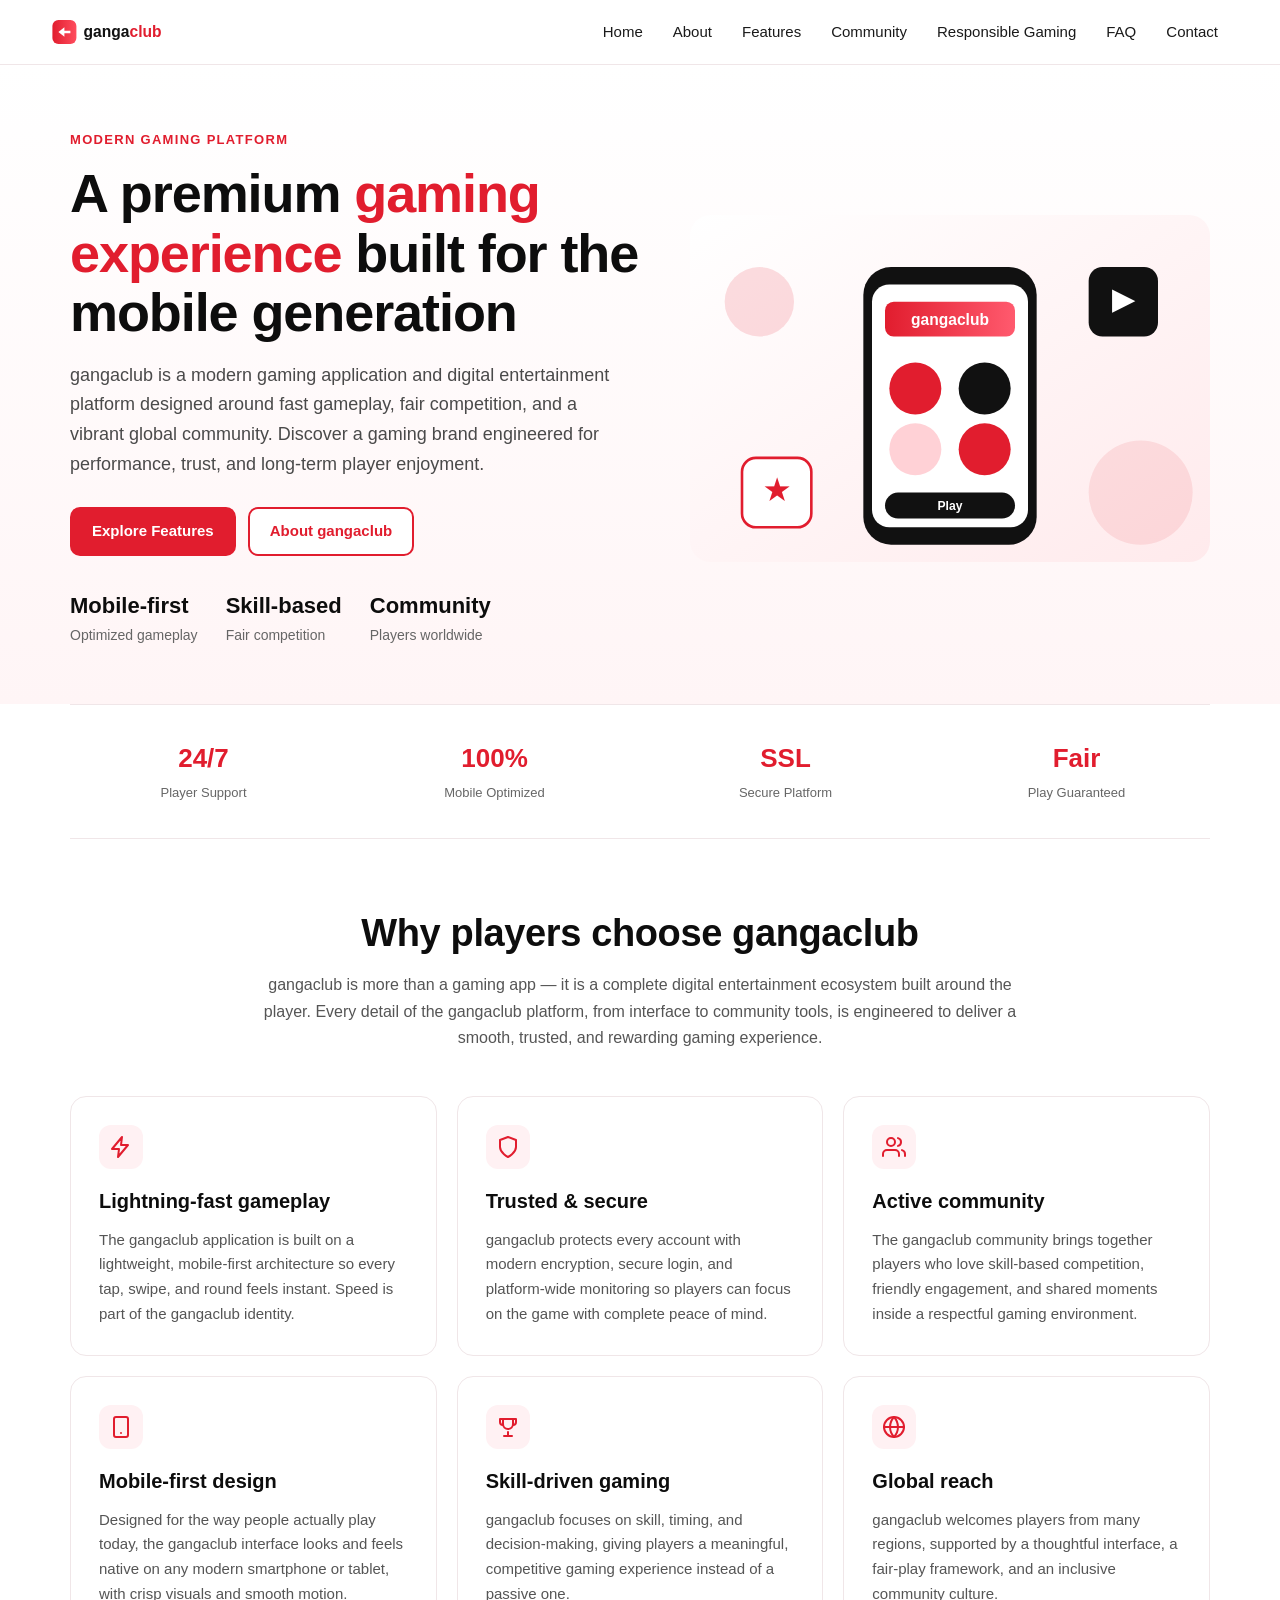
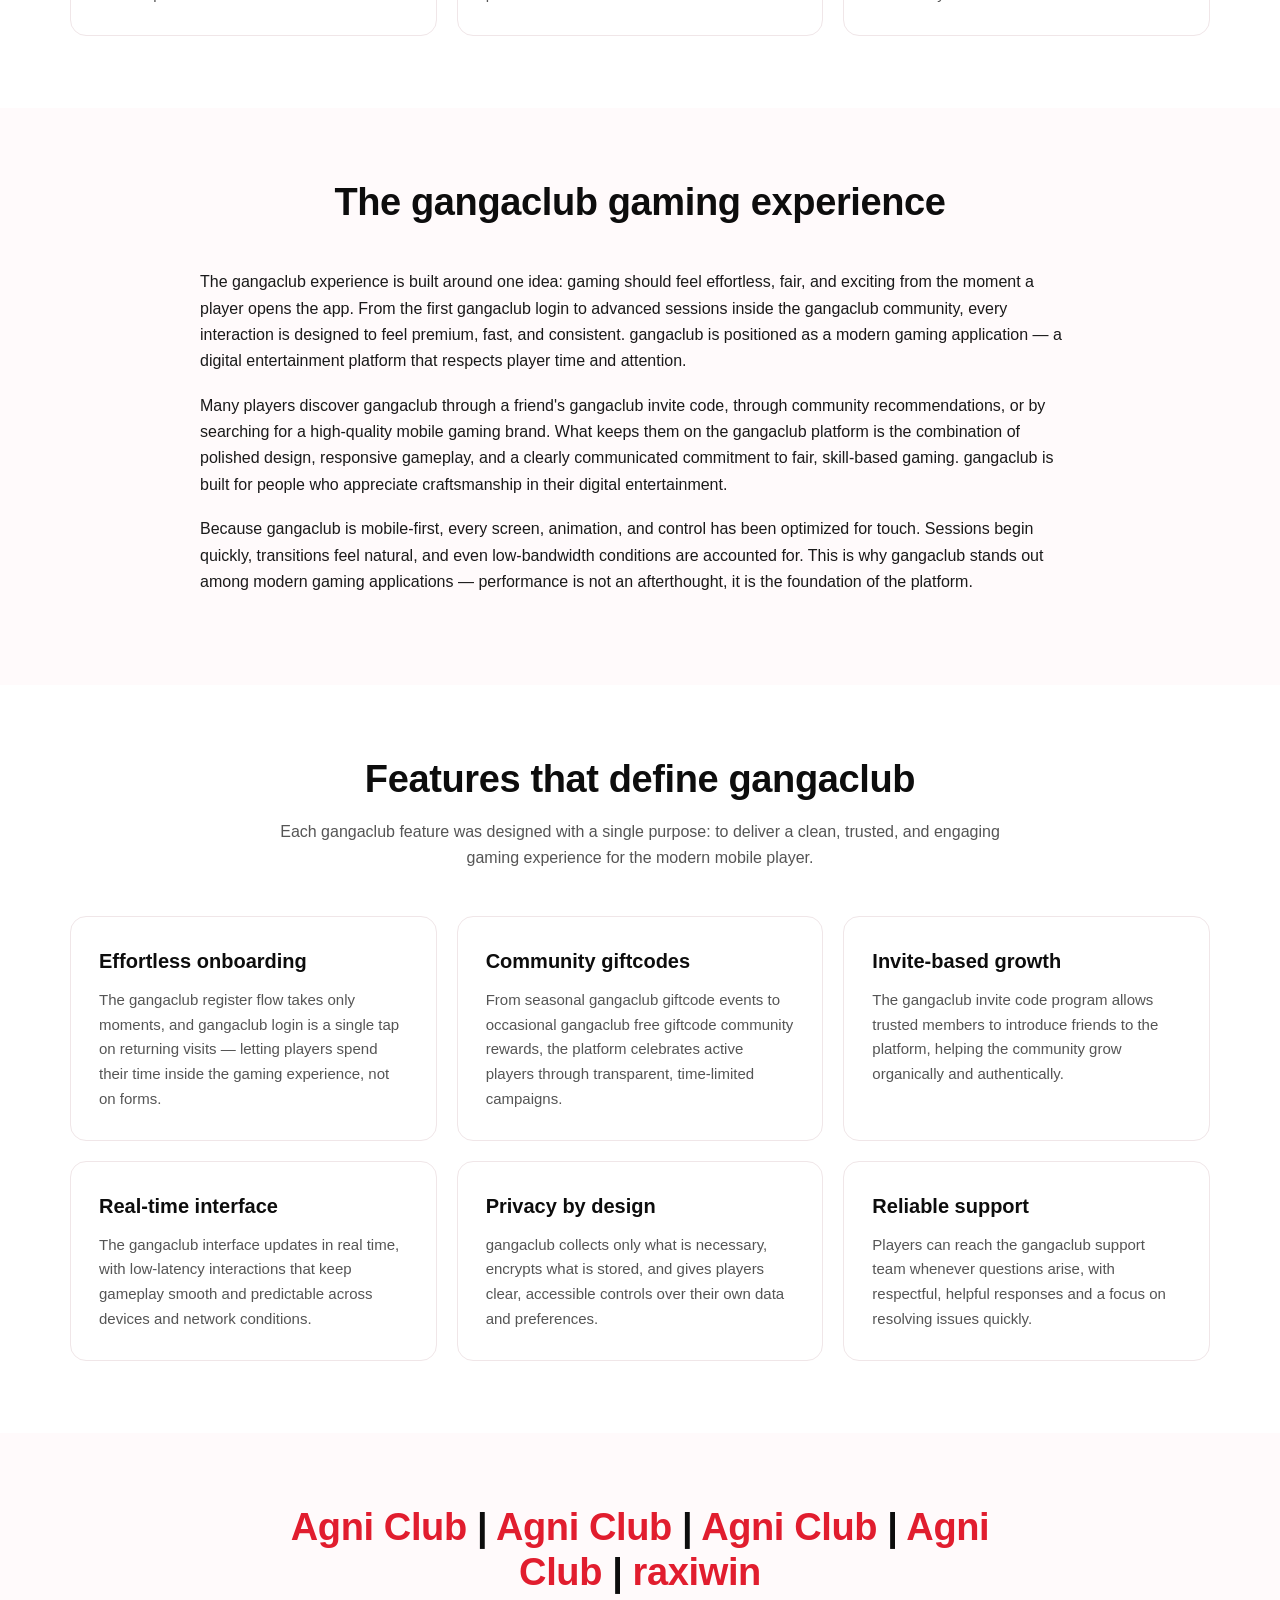
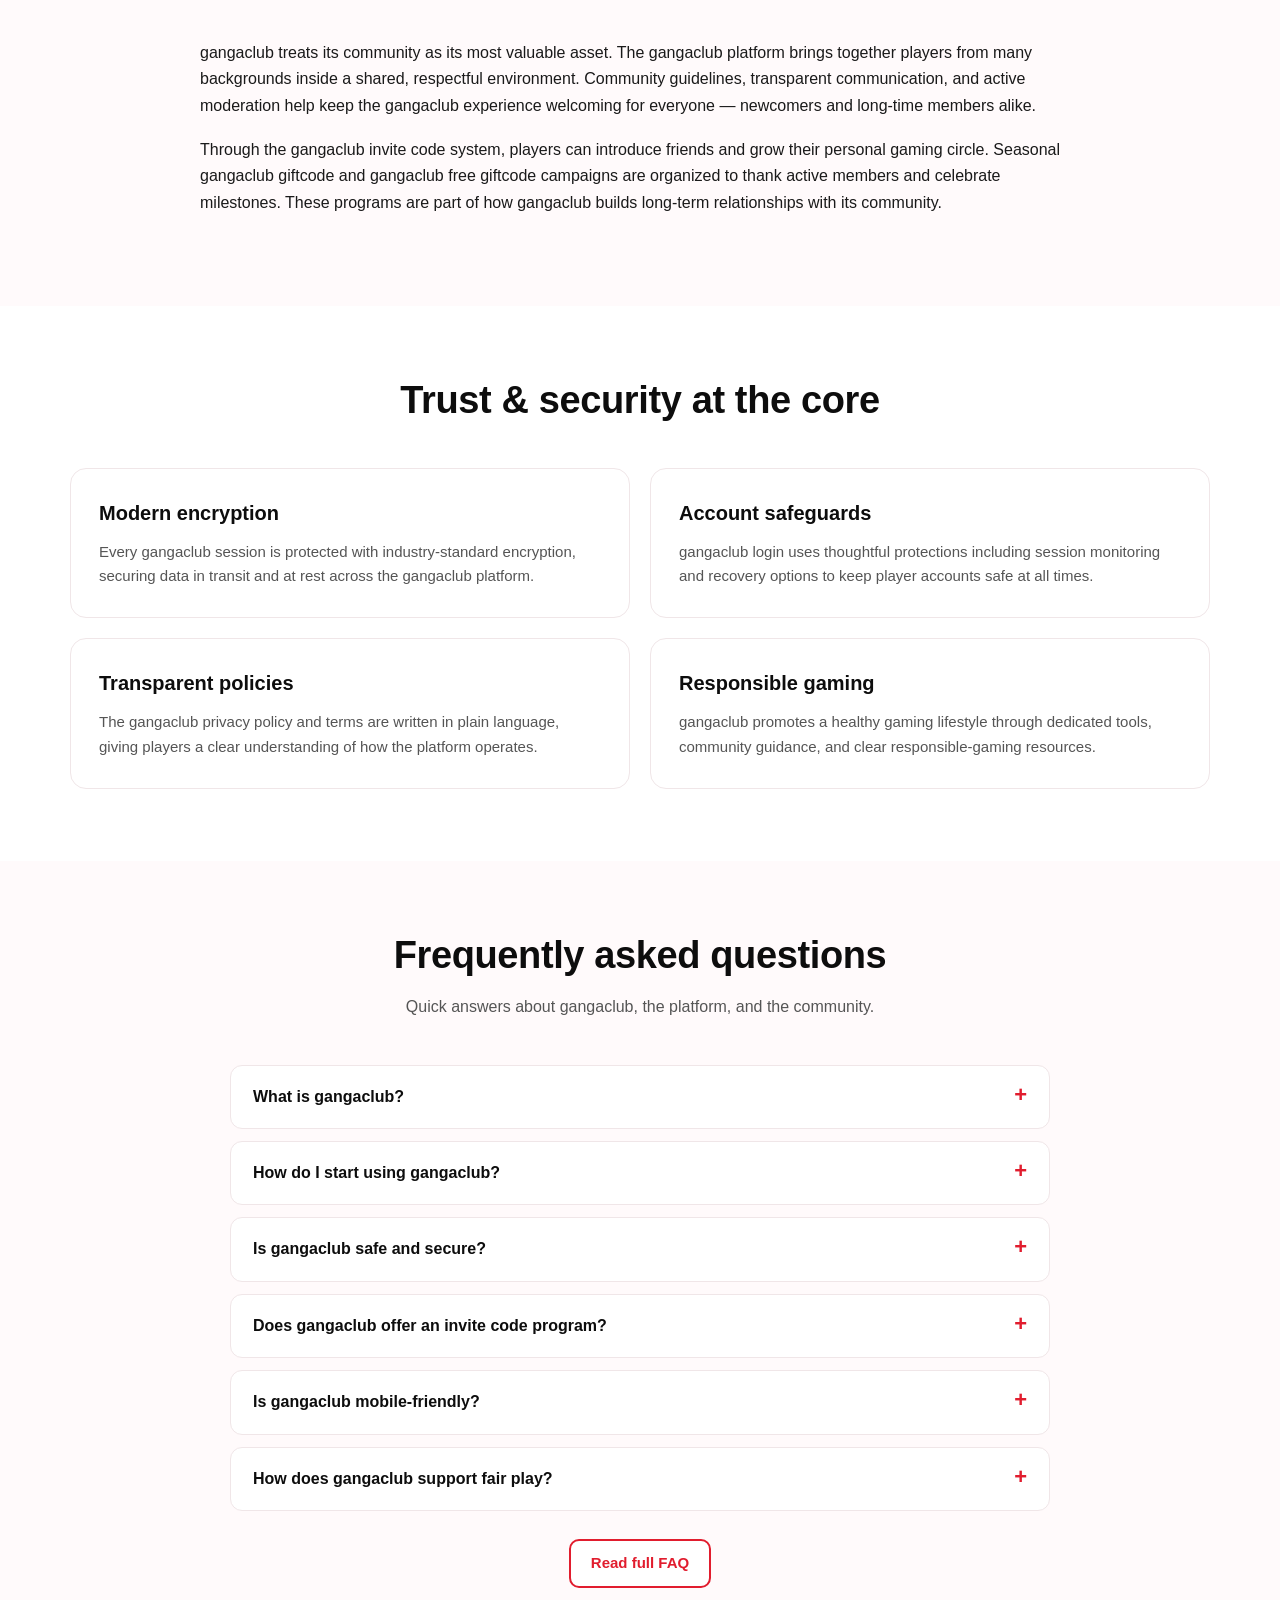
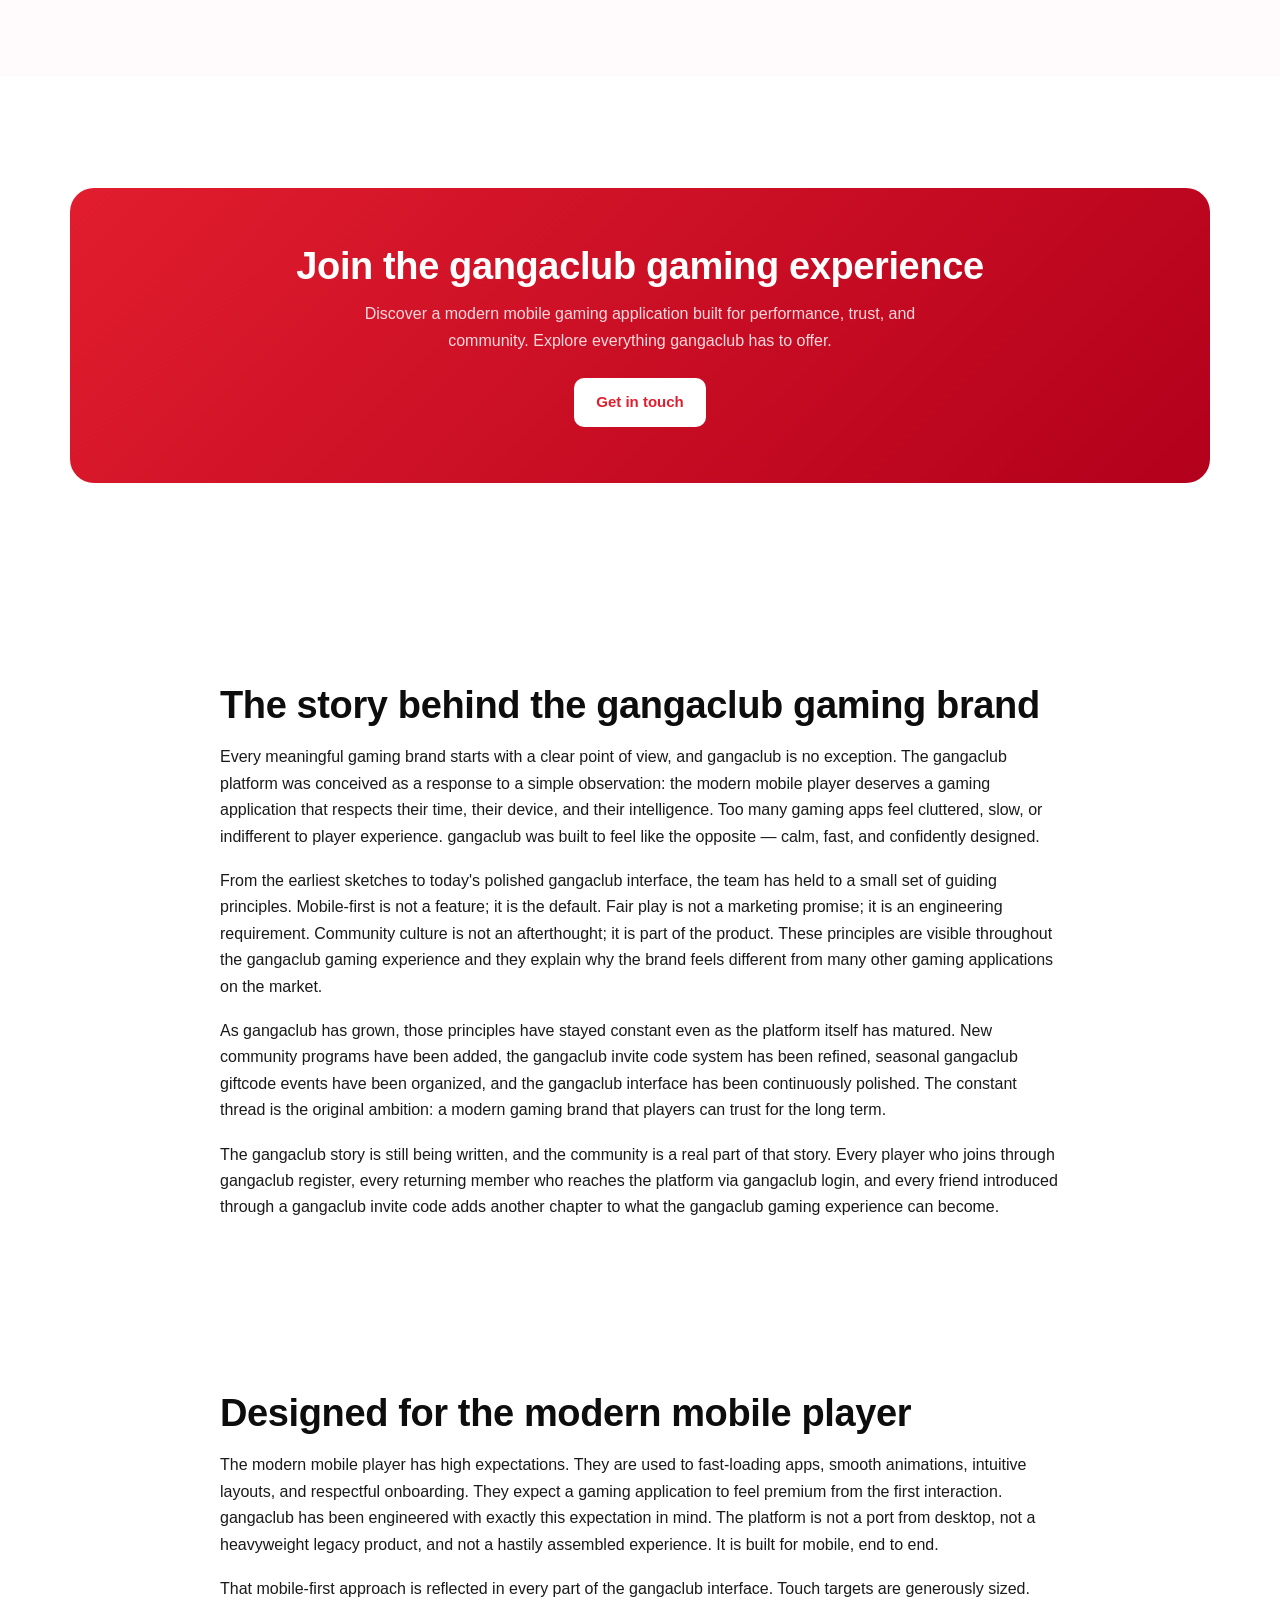
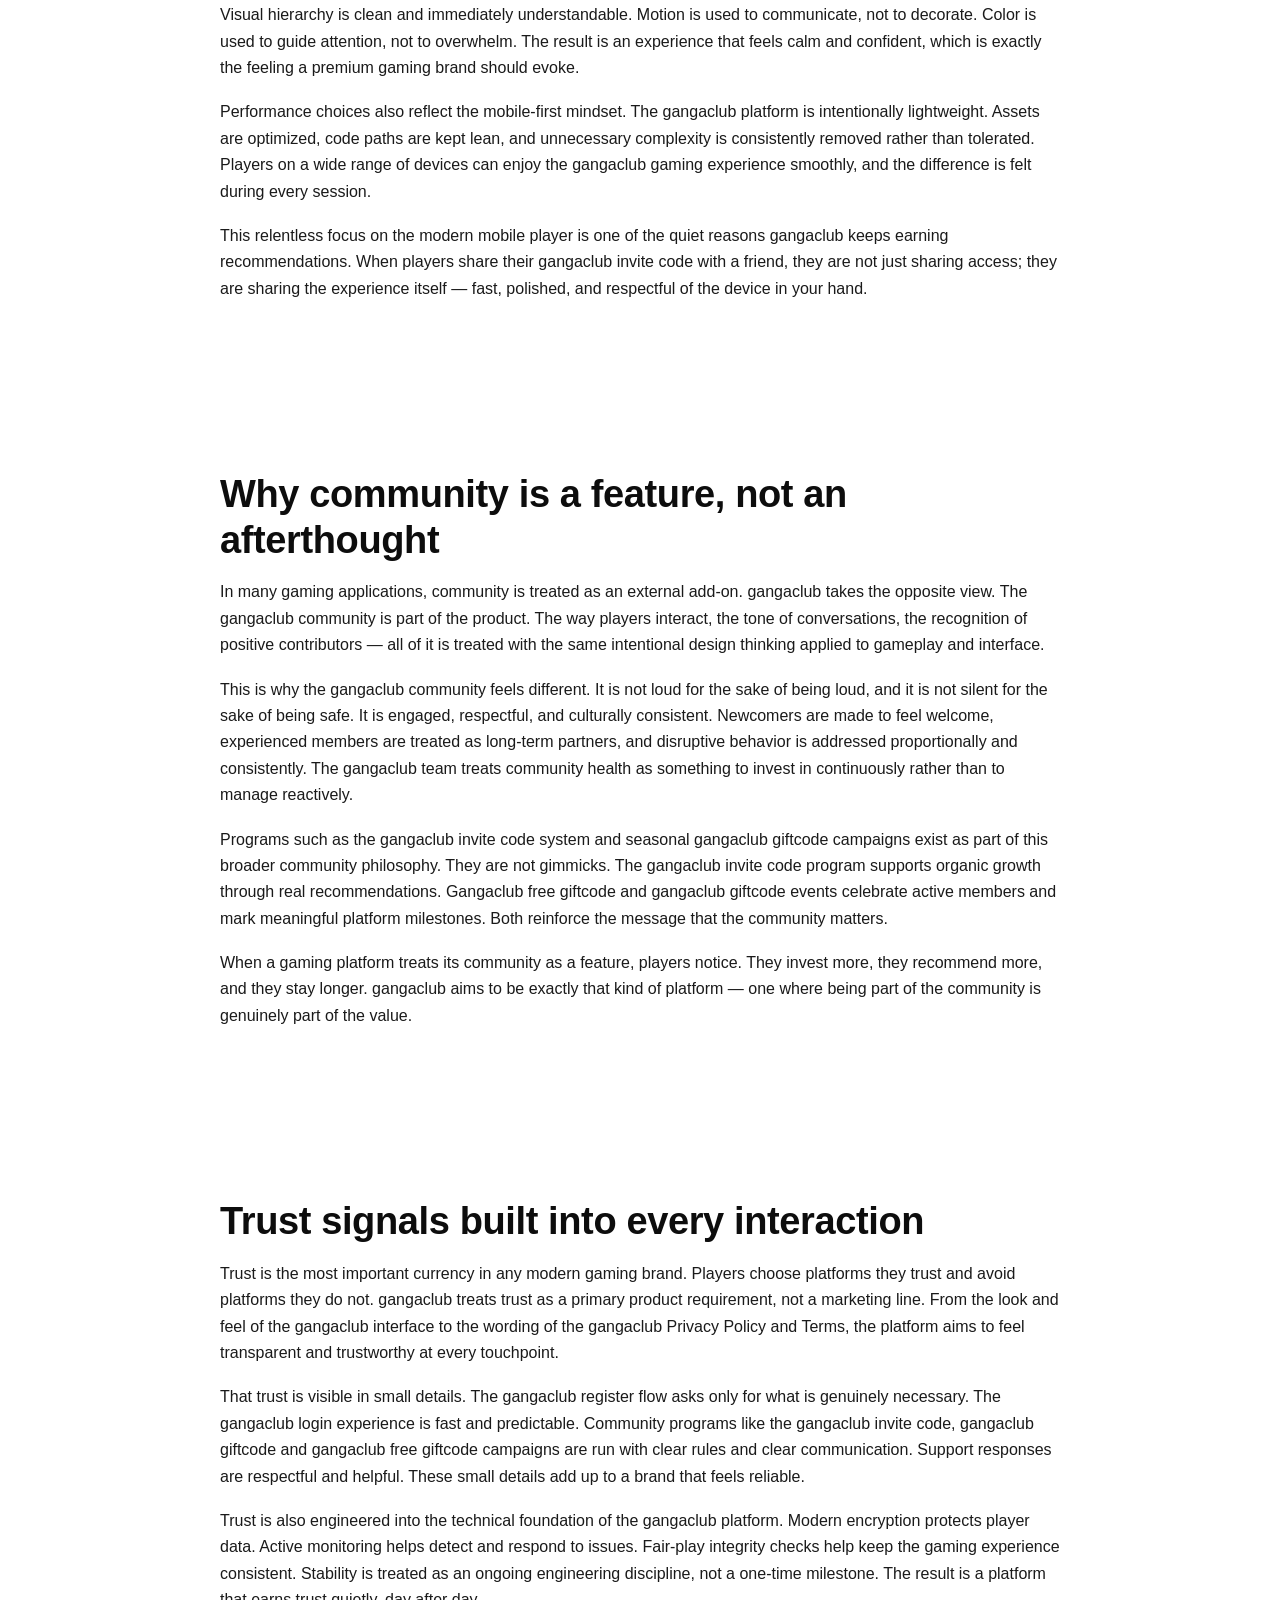
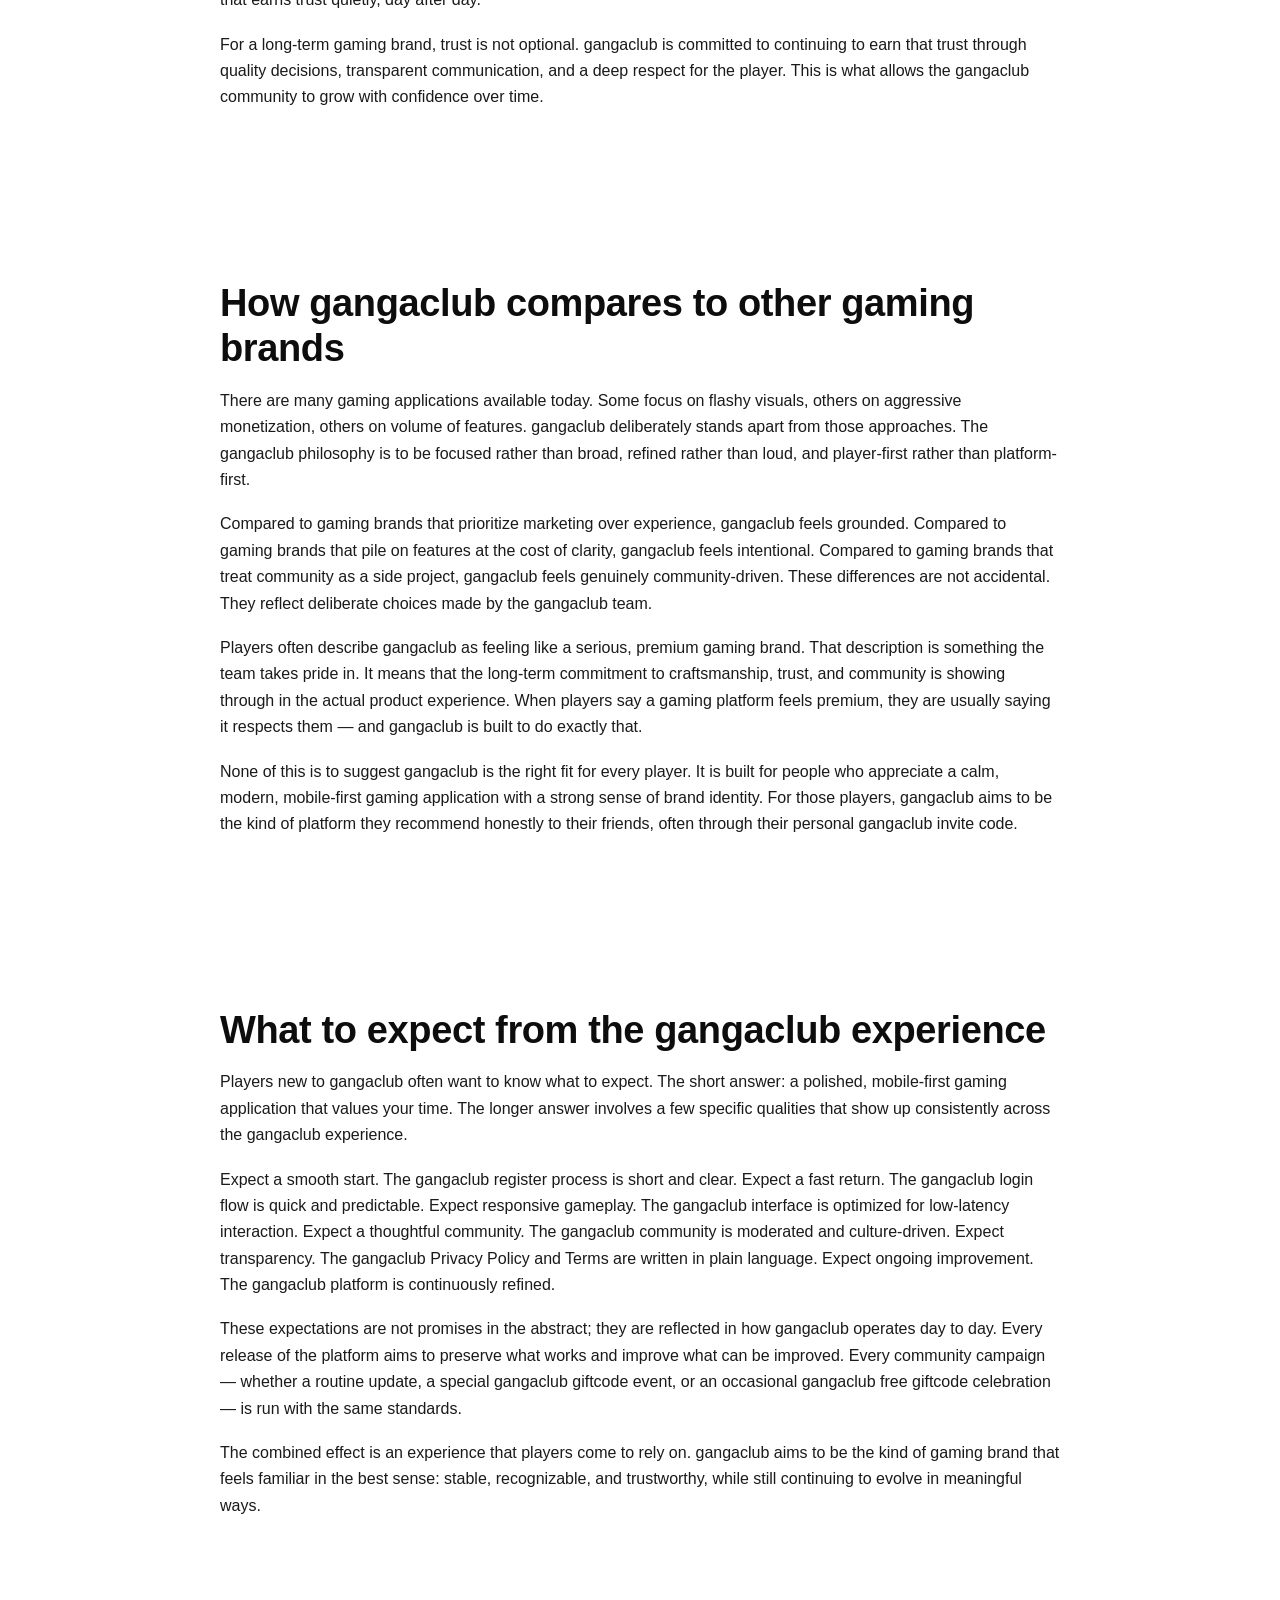
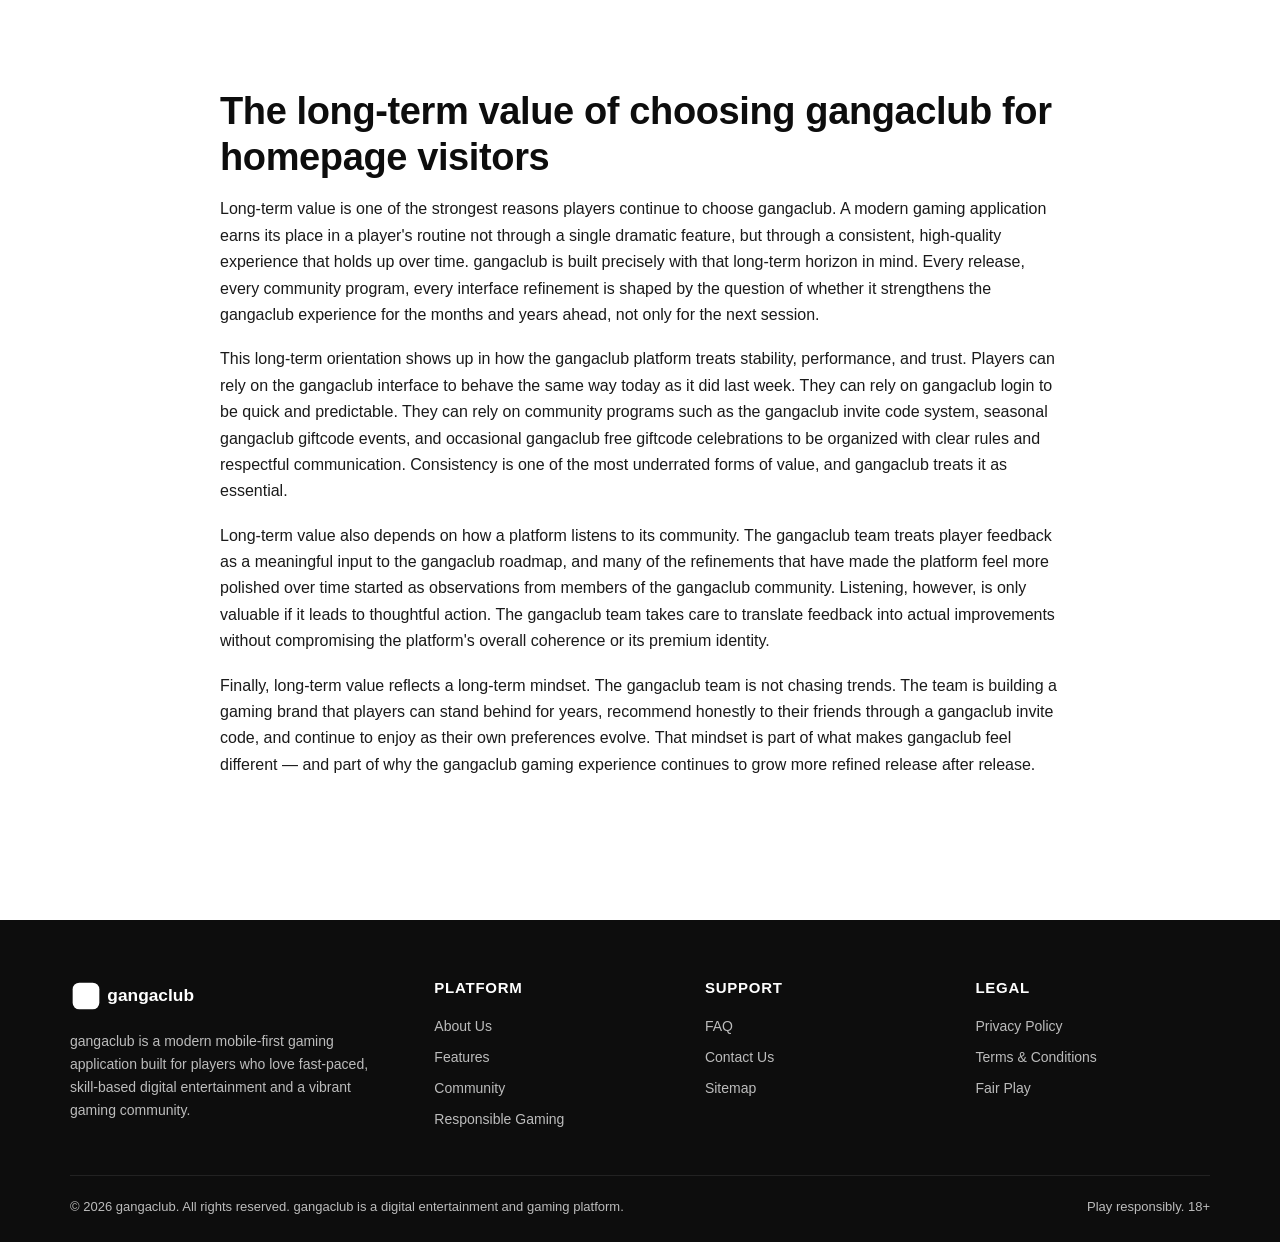
<file: index.html>
<!doctype html>
<html lang="en">
<head>
<meta charset="utf-8">
<meta name="viewport" content="width=device-width,initial-scale=1">
<title>gangaclub — Modern Mobile Gaming App & Digital Entertainment Platform</title>
<meta name="description" content="gangaclub is a premium mobile-first gaming application built for skill-based gameplay, a trusted community, and a smooth digital entertainment experience.">
<link rel="canonical" href="https://gangaclub12.net/">
<meta name="robots" content="index,follow,max-image-preview:large">
<meta name="theme-color" content="#e11d2e">
<meta name="author" content="gangaclub">
<meta property="og:type" content="website">
<meta property="og:site_name" content="gangaclub">
<meta property="og:title" content="gangaclub — Modern Mobile Gaming App & Digital Entertainment Platform">
<meta property="og:description" content="gangaclub is a premium mobile-first gaming application built for skill-based gameplay, a trusted community, and a smooth digital entertainment experience.">
<meta property="og:url" content="https://gangaclub12.net/">
<meta property="og:image" content="https://gangaclub12.net/assets/app-icon.svg">
<meta name="twitter:card" content="summary_large_image">
<meta name="twitter:title" content="gangaclub — Modern Mobile Gaming App & Digital Entertainment Platform">
<meta name="twitter:description" content="gangaclub is a premium mobile-first gaming application built for skill-based gameplay, a trusted community, and a smooth digital entertainment experience.">
<meta name="twitter:image" content="https://gangaclub12.net/assets/app-icon.svg">
<link rel="icon" type="image/svg+xml" href="/assets/favicon.svg">
<link rel="apple-touch-icon" href="/assets/app-icon.svg">
<link rel="stylesheet" href="/assets/style.css">
<link rel="preload" as="image" href="/assets/hero.svg">
<script type="application/ld+json">{"@context": "https://schema.org", "@type": "Organization", "name": "gangaclub", "url": "https://gangaclub12.net", "logo": "https://gangaclub12.net/assets/logo.svg", "description": "gangaclub is a modern mobile-first gaming application and digital entertainment platform built for skill-based gameplay and community participation.", "sameAs": ["https://gangaclub12.net"]}</script>
<script type="application/ld+json">{"@context": "https://schema.org", "@type": "WebSite", "name": "gangaclub", "url": "https://gangaclub12.net", "potentialAction": {"@type": "SearchAction", "target": "https://gangaclub12.net/?q={search_term_string}", "query-input": "required name=search_term_string"}}</script>
<script type="application/ld+json">{"@context": "https://schema.org", "@type": "FAQPage", "mainEntity": [{"@type": "Question", "name": "What is gangaclub?", "acceptedAnswer": {"@type": "Answer", "text": "gangaclub is a modern gaming application and digital entertainment platform designed for players who enjoy fast-paced, skill-based gaming on mobile. The gangaclub experience combines responsive gameplay, a thriving community, and a polished mobile-first interface that makes every session smooth and engaging."}}, {"@type": "Question", "name": "How do I start using gangaclub?", "acceptedAnswer": {"@type": "Answer", "text": "Getting started with gangaclub is straightforward. Visit the official gangaclub platform, complete the simple gangaclub register flow, and verify your account. Once registered, the gangaclub login takes only a moment and you can begin exploring everything the gangaclub gaming community has to offer."}}, {"@type": "Question", "name": "Is gangaclub safe and secure?", "acceptedAnswer": {"@type": "Answer", "text": "Yes. gangaclub uses modern encryption, account protection layers, and proactive moderation to keep the gangaclub community safe. Player trust is the foundation of the gangaclub gaming platform, and the team continuously invests in security and platform integrity."}}, {"@type": "Question", "name": "Does gangaclub offer an invite code program?", "acceptedAnswer": {"@type": "Answer", "text": "gangaclub supports community-driven growth, and a gangaclub invite code allows existing members to introduce friends to the platform. Players can also keep an eye on official announcements for occasional gangaclub free giftcode events and seasonal gangaclub giftcode promotions."}}, {"@type": "Question", "name": "Is gangaclub mobile-friendly?", "acceptedAnswer": {"@type": "Answer", "text": "Absolutely. gangaclub is engineered as a mobile-first gaming application, with a fast interface, low data usage, and a layout optimized for any screen size. The gangaclub experience is designed to feel native on both phones and tablets."}}, {"@type": "Question", "name": "How does gangaclub support fair play?", "acceptedAnswer": {"@type": "Answer", "text": "Fair play is core to gangaclub. The platform uses transparent gameplay mechanics, automated integrity checks, and clear community guidelines to ensure that every gangaclub session is consistent, fair, and enjoyable for the entire community."}}]}</script>
</head>
<body>
<a class="skip" href="#main">Skip to main content</a>
<header class="site-header" role="banner">
<div class="container nav">
<a class="brand" href="/" aria-label="gangaclub home">
<img src="/assets/logo.svg" alt="gangaclub gaming app logo" width="160" height="40">
</a>
<button class="nav-toggle" aria-expanded="false" aria-controls="primary-nav" aria-label="Open menu"><span></span><span></span><span></span></button>
<nav aria-label="Primary">
<ul id="primary-nav" class="nav-list">
<li><a href="/">Home</a></li>
<li><a href="/about.html">About</a></li>
<li><a href="/features.html">Features</a></li>
<li><a href="/community.html">Community</a></li>
<li><a href="/responsible-gaming.html">Responsible Gaming</a></li>
<li><a href="/faq.html">FAQ</a></li>
<li><a href="/contact.html">Contact</a></li>
</ul>
</nav>
</div>
</header>
<main id="main">

<section class="hero" aria-labelledby="hero-title">
<div class="container hero-grid">
<div>
<p style="color:#e11d2e;font-weight:700;letter-spacing:.1em;font-size:13px;text-transform:uppercase;margin-bottom:14px">Modern Gaming Platform</p>
<h1 id="hero-title">A premium <span class="accent">gaming experience</span> built for the mobile generation</h1>
<p class="lead">gangaclub is a modern gaming application and digital entertainment platform designed around fast gameplay, fair competition, and a vibrant global community. Discover a gaming brand engineered for performance, trust, and long-term player enjoyment.</p>
<div class="hero-cta">
<a class="btn" href="/features.html">Explore Features</a>
<a class="btn btn-outline" href="/about.html">About gangaclub</a>
</div>
<div class="hero-meta">
<div><strong>Mobile-first</strong><span>Optimized gameplay</span></div>
<div><strong>Skill-based</strong><span>Fair competition</span></div>
<div><strong>Community</strong><span>Players worldwide</span></div>
</div>
</div>
<div><img src="/assets/hero.svg" alt="gangaclub mobile gaming application interface preview" width="600" height="400"></div>
</div>
</section>

<div class="container"><div class="trust-strip" aria-label="Platform highlights">
<div><strong>24/7</strong><span>Player Support</span></div>
<div><strong>100%</strong><span>Mobile Optimized</span></div>
<div><strong>SSL</strong><span>Secure Platform</span></div>
<div><strong>Fair</strong><span>Play Guaranteed</span></div>
</div></div>

<section aria-labelledby="why-title">
<div class="container">
<div class="section-intro"><h2 id="why-title">Why players choose gangaclub</h2><p>gangaclub is more than a gaming app — it is a complete digital entertainment ecosystem built around the player. Every detail of the gangaclub platform, from interface to community tools, is engineered to deliver a smooth, trusted, and rewarding gaming experience.</p></div>
<div class="grid grid-3">
<article class="card"><div class="icon"><svg viewBox="0 0 24 24" fill="none" stroke="currentColor" stroke-width="2" stroke-linecap="round" stroke-linejoin="round"><path d="M13 2L3 14h7l-1 8 10-12h-7l1-8z"/></svg></div><h3>Lightning-fast gameplay</h3><p>The gangaclub application is built on a lightweight, mobile-first architecture so every tap, swipe, and round feels instant. Speed is part of the gangaclub identity.</p></article>
<article class="card"><div class="icon"><svg viewBox="0 0 24 24" fill="none" stroke="currentColor" stroke-width="2" stroke-linecap="round" stroke-linejoin="round"><path d="M12 22s8-4 8-10V5l-8-3-8 3v7c0 6 8 10 8 10z"/></svg></div><h3>Trusted &amp; secure</h3><p>gangaclub protects every account with modern encryption, secure login, and platform-wide monitoring so players can focus on the game with complete peace of mind.</p></article>
<article class="card"><div class="icon"><svg viewBox="0 0 24 24" fill="none" stroke="currentColor" stroke-width="2" stroke-linecap="round" stroke-linejoin="round"><path d="M17 21v-2a4 4 0 0 0-4-4H5a4 4 0 0 0-4 4v2"/><circle cx="9" cy="7" r="4"/><path d="M23 21v-2a4 4 0 0 0-3-3.87"/><path d="M16 3.13a4 4 0 0 1 0 7.75"/></svg></div><h3>Active community</h3><p>The gangaclub community brings together players who love skill-based competition, friendly engagement, and shared moments inside a respectful gaming environment.</p></article>
<article class="card"><div class="icon"><svg viewBox="0 0 24 24" fill="none" stroke="currentColor" stroke-width="2" stroke-linecap="round" stroke-linejoin="round"><rect x="5" y="2" width="14" height="20" rx="2"/><line x1="12" y1="18" x2="12" y2="18"/></svg></div><h3>Mobile-first design</h3><p>Designed for the way people actually play today, the gangaclub interface looks and feels native on any modern smartphone or tablet, with crisp visuals and smooth motion.</p></article>
<article class="card"><div class="icon"><svg viewBox="0 0 24 24" fill="none" stroke="currentColor" stroke-width="2" stroke-linecap="round" stroke-linejoin="round"><path d="M8 21h8M12 17v4M7 4h10v5a5 5 0 0 1-10 0V4z"/><path d="M17 4h3v3a3 3 0 0 1-3 3M7 4H4v3a3 3 0 0 0 3 3"/></svg></div><h3>Skill-driven gaming</h3><p>gangaclub focuses on skill, timing, and decision-making, giving players a meaningful, competitive gaming experience instead of a passive one.</p></article>
<article class="card"><div class="icon"><svg viewBox="0 0 24 24" fill="none" stroke="currentColor" stroke-width="2" stroke-linecap="round" stroke-linejoin="round"><circle cx="12" cy="12" r="10"/><line x1="2" y1="12" x2="22" y2="12"/><path d="M12 2a15.3 15.3 0 0 1 4 10 15.3 15.3 0 0 1-4 10 15.3 15.3 0 0 1-4-10 15.3 15.3 0 0 1 4-10z"/></svg></div><h3>Global reach</h3><p>gangaclub welcomes players from many regions, supported by a thoughtful interface, a fair-play framework, and an inclusive community culture.</p></article>
</div>
</div>
</section>

<section class="alt" aria-labelledby="exp-title">
<div class="container">
<div class="section-intro"><h2 id="exp-title">The gangaclub gaming experience</h2></div>
<div class="prose" style="max-width:880px;margin:0 auto">
<p>The gangaclub experience is built around one idea: gaming should feel effortless, fair, and exciting from the moment a player opens the app. From the first gangaclub login to advanced sessions inside the gangaclub community, every interaction is designed to feel premium, fast, and consistent. gangaclub is positioned as a modern gaming application — a digital entertainment platform that respects player time and attention.</p>
<p>Many players discover gangaclub through a friend's gangaclub invite code, through community recommendations, or by searching for a high-quality mobile gaming brand. What keeps them on the gangaclub platform is the combination of polished design, responsive gameplay, and a clearly communicated commitment to fair, skill-based gaming. gangaclub is built for people who appreciate craftsmanship in their digital entertainment.</p>
<p>Because gangaclub is mobile-first, every screen, animation, and control has been optimized for touch. Sessions begin quickly, transitions feel natural, and even low-bandwidth conditions are accounted for. This is why gangaclub stands out among modern gaming applications — performance is not an afterthought, it is the foundation of the platform.</p>
</div>
</div>
</section>

<section aria-labelledby="features-snip">
<div class="container">
<div class="section-intro"><h2 id="features-snip">Features that define gangaclub</h2><p>Each gangaclub feature was designed with a single purpose: to deliver a clean, trusted, and engaging gaming experience for the modern mobile player.</p></div>
<div class="grid grid-3">
<article class="card"><h3>Effortless onboarding</h3><p>The gangaclub register flow takes only moments, and gangaclub login is a single tap on returning visits — letting players spend their time inside the gaming experience, not on forms.</p></article>
<article class="card"><h3>Community giftcodes</h3><p>From seasonal gangaclub giftcode events to occasional gangaclub free giftcode community rewards, the platform celebrates active players through transparent, time-limited campaigns.</p></article>
<article class="card"><h3>Invite-based growth</h3><p>The gangaclub invite code program allows trusted members to introduce friends to the platform, helping the community grow organically and authentically.</p></article>
<article class="card"><h3>Real-time interface</h3><p>The gangaclub interface updates in real time, with low-latency interactions that keep gameplay smooth and predictable across devices and network conditions.</p></article>
<article class="card"><h3>Privacy by design</h3><p>gangaclub collects only what is necessary, encrypts what is stored, and gives players clear, accessible controls over their own data and preferences.</p></article>
<article class="card"><h3>Reliable support</h3><p>Players can reach the gangaclub support team whenever questions arise, with respectful, helpful responses and a focus on resolving issues quickly.</p></article>
</div>
</div>
</section>

<section class="alt" aria-labelledby="community-title">
<div class="container">
<div class="section-intro"><h2 id="community-title"> <a href="https://agniclublogin.com/">Agni Club</a> |
  <a href="https://agniclubs.org/">Agni Club</a> |
  <a href="https://agniclub.games/">Agni Club</a> |
  <a href="https://agniclublogin.app/">Agni Club</a> |
  <a href="https://raxiwingames.games/">raxiwin</a></h2></div>
<div class="prose" style="max-width:880px;margin:0 auto">
<p>gangaclub treats its community as its most valuable asset. The gangaclub platform brings together players from many backgrounds inside a shared, respectful environment. Community guidelines, transparent communication, and active moderation help keep the gangaclub experience welcoming for everyone — newcomers and long-time members alike.</p>
<p>Through the gangaclub invite code system, players can introduce friends and grow their personal gaming circle. Seasonal gangaclub giftcode and gangaclub free giftcode campaigns are organized to thank active members and celebrate milestones. These programs are part of how gangaclub builds long-term relationships with its community.</p>
</div>
</div>
</section>

<section aria-labelledby="trust-title">
<div class="container">
<div class="section-intro"><h2 id="trust-title">Trust &amp; security at the core</h2></div>
<div class="grid grid-2">
<div class="card"><h3>Modern encryption</h3><p>Every gangaclub session is protected with industry-standard encryption, securing data in transit and at rest across the gangaclub platform.</p></div>
<div class="card"><h3>Account safeguards</h3><p>gangaclub login uses thoughtful protections including session monitoring and recovery options to keep player accounts safe at all times.</p></div>
<div class="card"><h3>Transparent policies</h3><p>The gangaclub privacy policy and terms are written in plain language, giving players a clear understanding of how the platform operates.</p></div>
<div class="card"><h3>Responsible gaming</h3><p>gangaclub promotes a healthy gaming lifestyle through dedicated tools, community guidance, and clear responsible-gaming resources.</p></div>
</div>
</div>
</section>

<section class="alt" aria-labelledby="faq-title">
<div class="container">
<div class="section-intro"><h2 id="faq-title">Frequently asked questions</h2><p>Quick answers about gangaclub, the platform, and the community.</p></div>
<div style="max-width:820px;margin:0 auto">
<details><summary>What is gangaclub?</summary><p>gangaclub is a modern gaming application and digital entertainment platform designed for players who enjoy fast-paced, skill-based gaming on mobile. The gangaclub experience combines responsive gameplay, a thriving community, and a polished mobile-first interface that makes every session smooth and engaging.</p></details>
<details><summary>How do I start using gangaclub?</summary><p>Getting started with gangaclub is straightforward. Visit the official gangaclub platform, complete the simple gangaclub register flow, and verify your account. Once registered, the gangaclub login takes only a moment and you can begin exploring everything the gangaclub gaming community has to offer.</p></details>
<details><summary>Is gangaclub safe and secure?</summary><p>Yes. gangaclub uses modern encryption, account protection layers, and proactive moderation to keep the gangaclub community safe. Player trust is the foundation of the gangaclub gaming platform, and the team continuously invests in security and platform integrity.</p></details>
<details><summary>Does gangaclub offer an invite code program?</summary><p>gangaclub supports community-driven growth, and a gangaclub invite code allows existing members to introduce friends to the platform. Players can also keep an eye on official announcements for occasional gangaclub free giftcode events and seasonal gangaclub giftcode promotions.</p></details>
<details><summary>Is gangaclub mobile-friendly?</summary><p>Absolutely. gangaclub is engineered as a mobile-first gaming application, with a fast interface, low data usage, and a layout optimized for any screen size. The gangaclub experience is designed to feel native on both phones and tablets.</p></details>
<details><summary>How does gangaclub support fair play?</summary><p>Fair play is core to gangaclub. The platform uses transparent gameplay mechanics, automated integrity checks, and clear community guidelines to ensure that every gangaclub session is consistent, fair, and enjoyable for the entire community.</p></details>
</div>
<p style="text-align:center;margin-top:28px"><a class="btn btn-outline" href="/faq.html">Read full FAQ</a></p>
</div>
</section>

<section aria-labelledby="contact-snip">
<div class="container">
<div class="cta-band">
<h2>Join the gangaclub gaming experience</h2>
<p>Discover a modern mobile gaming application built for performance, trust, and community. Explore everything gangaclub has to offer.</p>
<a class="btn" href="/contact.html">Get in touch</a>
</div>
</div>
</section>
<section class="content"><div class="container prose"><h2>The story behind the gangaclub gaming brand</h2><p>Every meaningful gaming brand starts with a clear point of view, and gangaclub is no exception. The gangaclub platform was conceived as a response to a simple observation: the modern mobile player deserves a gaming application that respects their time, their device, and their intelligence. Too many gaming apps feel cluttered, slow, or indifferent to player experience. gangaclub was built to feel like the opposite — calm, fast, and confidently designed.</p><p>From the earliest sketches to today's polished gangaclub interface, the team has held to a small set of guiding principles. Mobile-first is not a feature; it is the default. Fair play is not a marketing promise; it is an engineering requirement. Community culture is not an afterthought; it is part of the product. These principles are visible throughout the gangaclub gaming experience and they explain why the brand feels different from many other gaming applications on the market.</p><p>As gangaclub has grown, those principles have stayed constant even as the platform itself has matured. New community programs have been added, the gangaclub invite code system has been refined, seasonal gangaclub giftcode events have been organized, and the gangaclub interface has been continuously polished. The constant thread is the original ambition: a modern gaming brand that players can trust for the long term.</p><p>The gangaclub story is still being written, and the community is a real part of that story. Every player who joins through gangaclub register, every returning member who reaches the platform via gangaclub login, and every friend introduced through a gangaclub invite code adds another chapter to what the gangaclub gaming experience can become.</p></div></section><section class="content"><div class="container prose"><h2>Designed for the modern mobile player</h2><p>The modern mobile player has high expectations. They are used to fast-loading apps, smooth animations, intuitive layouts, and respectful onboarding. They expect a gaming application to feel premium from the first interaction. gangaclub has been engineered with exactly this expectation in mind. The platform is not a port from desktop, not a heavyweight legacy product, and not a hastily assembled experience. It is built for mobile, end to end.</p><p>That mobile-first approach is reflected in every part of the gangaclub interface. Touch targets are generously sized. Visual hierarchy is clean and immediately understandable. Motion is used to communicate, not to decorate. Color is used to guide attention, not to overwhelm. The result is an experience that feels calm and confident, which is exactly the feeling a premium gaming brand should evoke.</p><p>Performance choices also reflect the mobile-first mindset. The gangaclub platform is intentionally lightweight. Assets are optimized, code paths are kept lean, and unnecessary complexity is consistently removed rather than tolerated. Players on a wide range of devices can enjoy the gangaclub gaming experience smoothly, and the difference is felt during every session.</p><p>This relentless focus on the modern mobile player is one of the quiet reasons gangaclub keeps earning recommendations. When players share their gangaclub invite code with a friend, they are not just sharing access; they are sharing the experience itself — fast, polished, and respectful of the device in your hand.</p></div></section><section class="content"><div class="container prose"><h2>Why community is a feature, not an afterthought</h2><p>In many gaming applications, community is treated as an external add-on. gangaclub takes the opposite view. The gangaclub community is part of the product. The way players interact, the tone of conversations, the recognition of positive contributors — all of it is treated with the same intentional design thinking applied to gameplay and interface.</p><p>This is why the gangaclub community feels different. It is not loud for the sake of being loud, and it is not silent for the sake of being safe. It is engaged, respectful, and culturally consistent. Newcomers are made to feel welcome, experienced members are treated as long-term partners, and disruptive behavior is addressed proportionally and consistently. The gangaclub team treats community health as something to invest in continuously rather than to manage reactively.</p><p>Programs such as the gangaclub invite code system and seasonal gangaclub giftcode campaigns exist as part of this broader community philosophy. They are not gimmicks. The gangaclub invite code program supports organic growth through real recommendations. Gangaclub free giftcode and gangaclub giftcode events celebrate active members and mark meaningful platform milestones. Both reinforce the message that the community matters.</p><p>When a gaming platform treats its community as a feature, players notice. They invest more, they recommend more, and they stay longer. gangaclub aims to be exactly that kind of platform — one where being part of the community is genuinely part of the value.</p></div></section><section class="content"><div class="container prose"><h2>Trust signals built into every interaction</h2><p>Trust is the most important currency in any modern gaming brand. Players choose platforms they trust and avoid platforms they do not. gangaclub treats trust as a primary product requirement, not a marketing line. From the look and feel of the gangaclub interface to the wording of the gangaclub Privacy Policy and Terms, the platform aims to feel transparent and trustworthy at every touchpoint.</p><p>That trust is visible in small details. The gangaclub register flow asks only for what is genuinely necessary. The gangaclub login experience is fast and predictable. Community programs like the gangaclub invite code, gangaclub giftcode and gangaclub free giftcode campaigns are run with clear rules and clear communication. Support responses are respectful and helpful. These small details add up to a brand that feels reliable.</p><p>Trust is also engineered into the technical foundation of the gangaclub platform. Modern encryption protects player data. Active monitoring helps detect and respond to issues. Fair-play integrity checks help keep the gaming experience consistent. Stability is treated as an ongoing engineering discipline, not a one-time milestone. The result is a platform that earns trust quietly, day after day.</p><p>For a long-term gaming brand, trust is not optional. gangaclub is committed to continuing to earn that trust through quality decisions, transparent communication, and a deep respect for the player. This is what allows the gangaclub community to grow with confidence over time.</p></div></section><section class="content"><div class="container prose"><h2>How gangaclub compares to other gaming brands</h2><p>There are many gaming applications available today. Some focus on flashy visuals, others on aggressive monetization, others on volume of features. gangaclub deliberately stands apart from those approaches. The gangaclub philosophy is to be focused rather than broad, refined rather than loud, and player-first rather than platform-first.</p><p>Compared to gaming brands that prioritize marketing over experience, gangaclub feels grounded. Compared to gaming brands that pile on features at the cost of clarity, gangaclub feels intentional. Compared to gaming brands that treat community as a side project, gangaclub feels genuinely community-driven. These differences are not accidental. They reflect deliberate choices made by the gangaclub team.</p><p>Players often describe gangaclub as feeling like a serious, premium gaming brand. That description is something the team takes pride in. It means that the long-term commitment to craftsmanship, trust, and community is showing through in the actual product experience. When players say a gaming platform feels premium, they are usually saying it respects them — and gangaclub is built to do exactly that.</p><p>None of this is to suggest gangaclub is the right fit for every player. It is built for people who appreciate a calm, modern, mobile-first gaming application with a strong sense of brand identity. For those players, gangaclub aims to be the kind of platform they recommend honestly to their friends, often through their personal gangaclub invite code.</p></div></section><section class="content"><div class="container prose"><h2>What to expect from the gangaclub experience</h2><p>Players new to gangaclub often want to know what to expect. The short answer: a polished, mobile-first gaming application that values your time. The longer answer involves a few specific qualities that show up consistently across the gangaclub experience.</p><p>Expect a smooth start. The gangaclub register process is short and clear. Expect a fast return. The gangaclub login flow is quick and predictable. Expect responsive gameplay. The gangaclub interface is optimized for low-latency interaction. Expect a thoughtful community. The gangaclub community is moderated and culture-driven. Expect transparency. The gangaclub Privacy Policy and Terms are written in plain language. Expect ongoing improvement. The gangaclub platform is continuously refined.</p><p>These expectations are not promises in the abstract; they are reflected in how gangaclub operates day to day. Every release of the platform aims to preserve what works and improve what can be improved. Every community campaign — whether a routine update, a special gangaclub giftcode event, or an occasional gangaclub free giftcode celebration — is run with the same standards.</p><p>The combined effect is an experience that players come to rely on. gangaclub aims to be the kind of gaming brand that feels familiar in the best sense: stable, recognizable, and trustworthy, while still continuing to evolve in meaningful ways.</p></div></section>
<section class="content"><div class="container prose"><h2>The long-term value of choosing gangaclub for homepage visitors</h2><p>Long-term value is one of the strongest reasons players continue to choose gangaclub. A modern gaming application earns its place in a player's routine not through a single dramatic feature, but through a consistent, high-quality experience that holds up over time. gangaclub is built precisely with that long-term horizon in mind. Every release, every community program, every interface refinement is shaped by the question of whether it strengthens the gangaclub experience for the months and years ahead, not only for the next session.</p><p>This long-term orientation shows up in how the gangaclub platform treats stability, performance, and trust. Players can rely on the gangaclub interface to behave the same way today as it did last week. They can rely on gangaclub login to be quick and predictable. They can rely on community programs such as the gangaclub invite code system, seasonal gangaclub giftcode events, and occasional gangaclub free giftcode celebrations to be organized with clear rules and respectful communication. Consistency is one of the most underrated forms of value, and gangaclub treats it as essential.</p><p>Long-term value also depends on how a platform listens to its community. The gangaclub team treats player feedback as a meaningful input to the gangaclub roadmap, and many of the refinements that have made the platform feel more polished over time started as observations from members of the gangaclub community. Listening, however, is only valuable if it leads to thoughtful action. The gangaclub team takes care to translate feedback into actual improvements without compromising the platform's overall coherence or its premium identity.</p><p>Finally, long-term value reflects a long-term mindset. The gangaclub team is not chasing trends. The team is building a gaming brand that players can stand behind for years, recommend honestly to their friends through a gangaclub invite code, and continue to enjoy as their own preferences evolve. That mindset is part of what makes gangaclub feel different — and part of why the gangaclub gaming experience continues to grow more refined release after release.</p></div></section>
</main>
<footer role="contentinfo">
<div class="container">
<div class="foot-grid">
<div>
<img src="/assets/logo.svg" alt="gangaclub logo" width="160" height="40" style="filter:brightness(0) invert(1);margin-bottom:14px">
<p style="font-size:14px;color:#bcbcbc;max-width:320px">gangaclub is a modern mobile-first gaming application built for players who love fast-paced, skill-based digital entertainment and a vibrant gaming community.</p>
</div>
<div>
<h4>Platform</h4>
<ul>
<li><a href="/about.html">About Us</a></li>
<li><a href="/features.html">Features</a></li>
<li><a href="/community.html">Community</a></li>
<li><a href="/responsible-gaming.html">Responsible Gaming</a></li>
</ul>
</div>
<div>
<h4>Support</h4>
<ul>
<li><a href="/faq.html">FAQ</a></li>
<li><a href="/contact.html">Contact Us</a></li>
<li><a href="/sitemap.html">Sitemap</a></li>
</ul>
</div>
<div>
<h4>Legal</h4>
<ul>
<li><a href="/privacy-policy.html">Privacy Policy</a></li>
<li><a href="/terms.html">Terms &amp; Conditions</a></li>
<li><a href="/responsible-gaming.html">Fair Play</a></li>
</ul>
</div>
</div>
<div class="foot-bot">
<span>&copy; 2026 gangaclub. All rights reserved. gangaclub is a digital entertainment and gaming platform.</span>
<span>Play responsibly. 18+</span>
</div>
</div>
</footer>
<script src="/assets/main.js" defer></script>
</body>
</html>
</file>
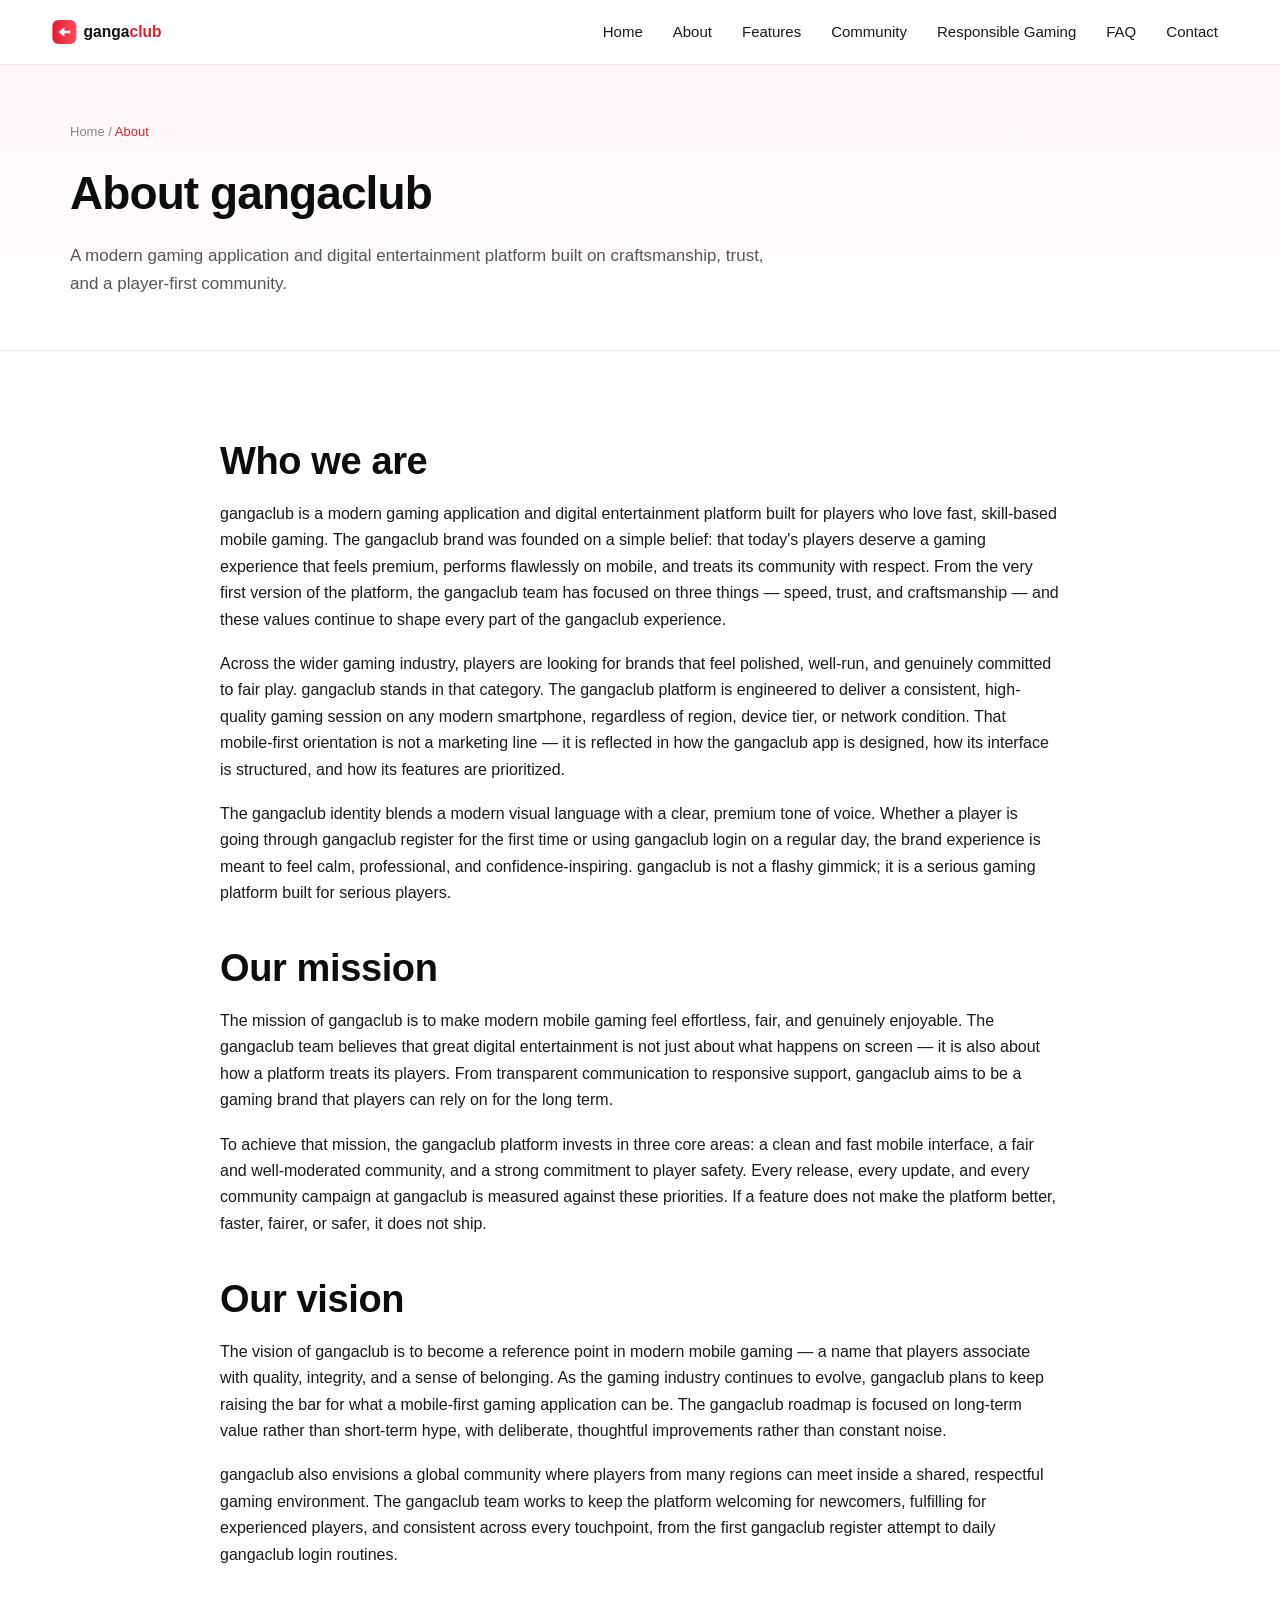
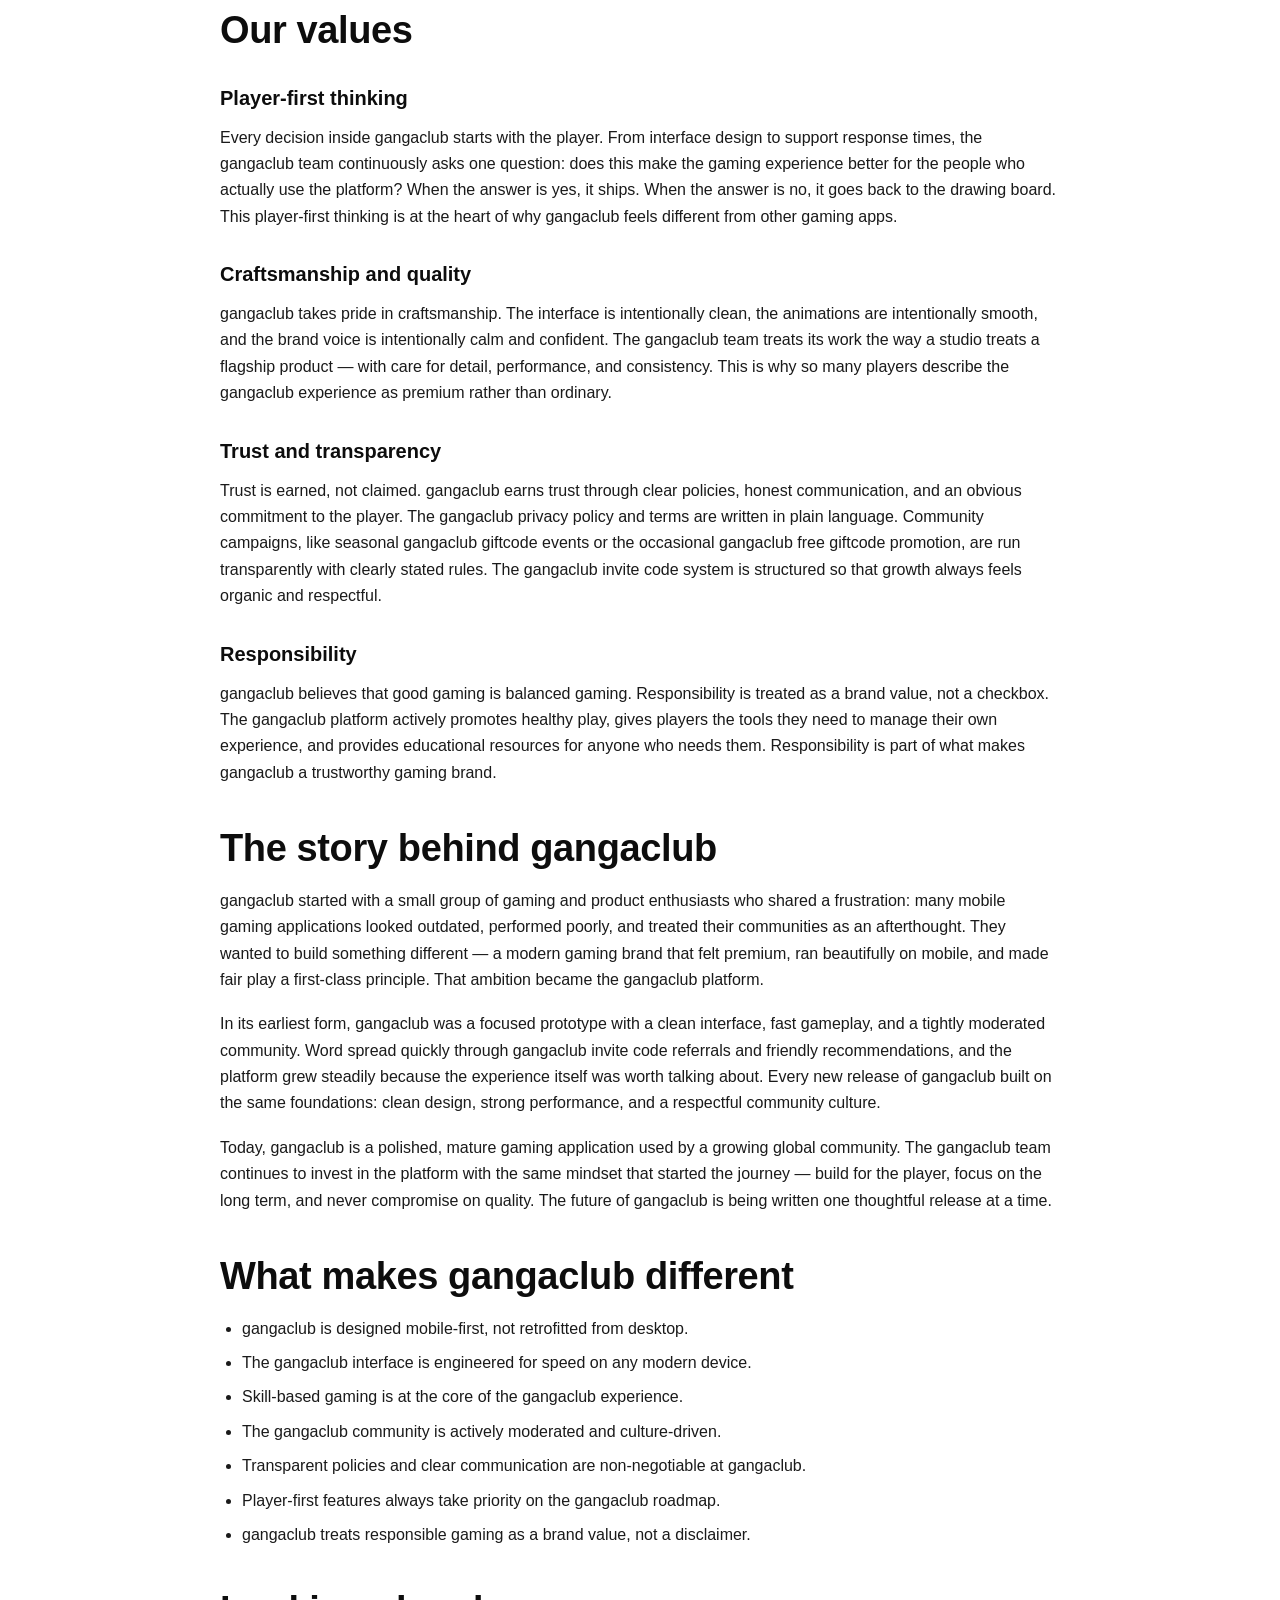
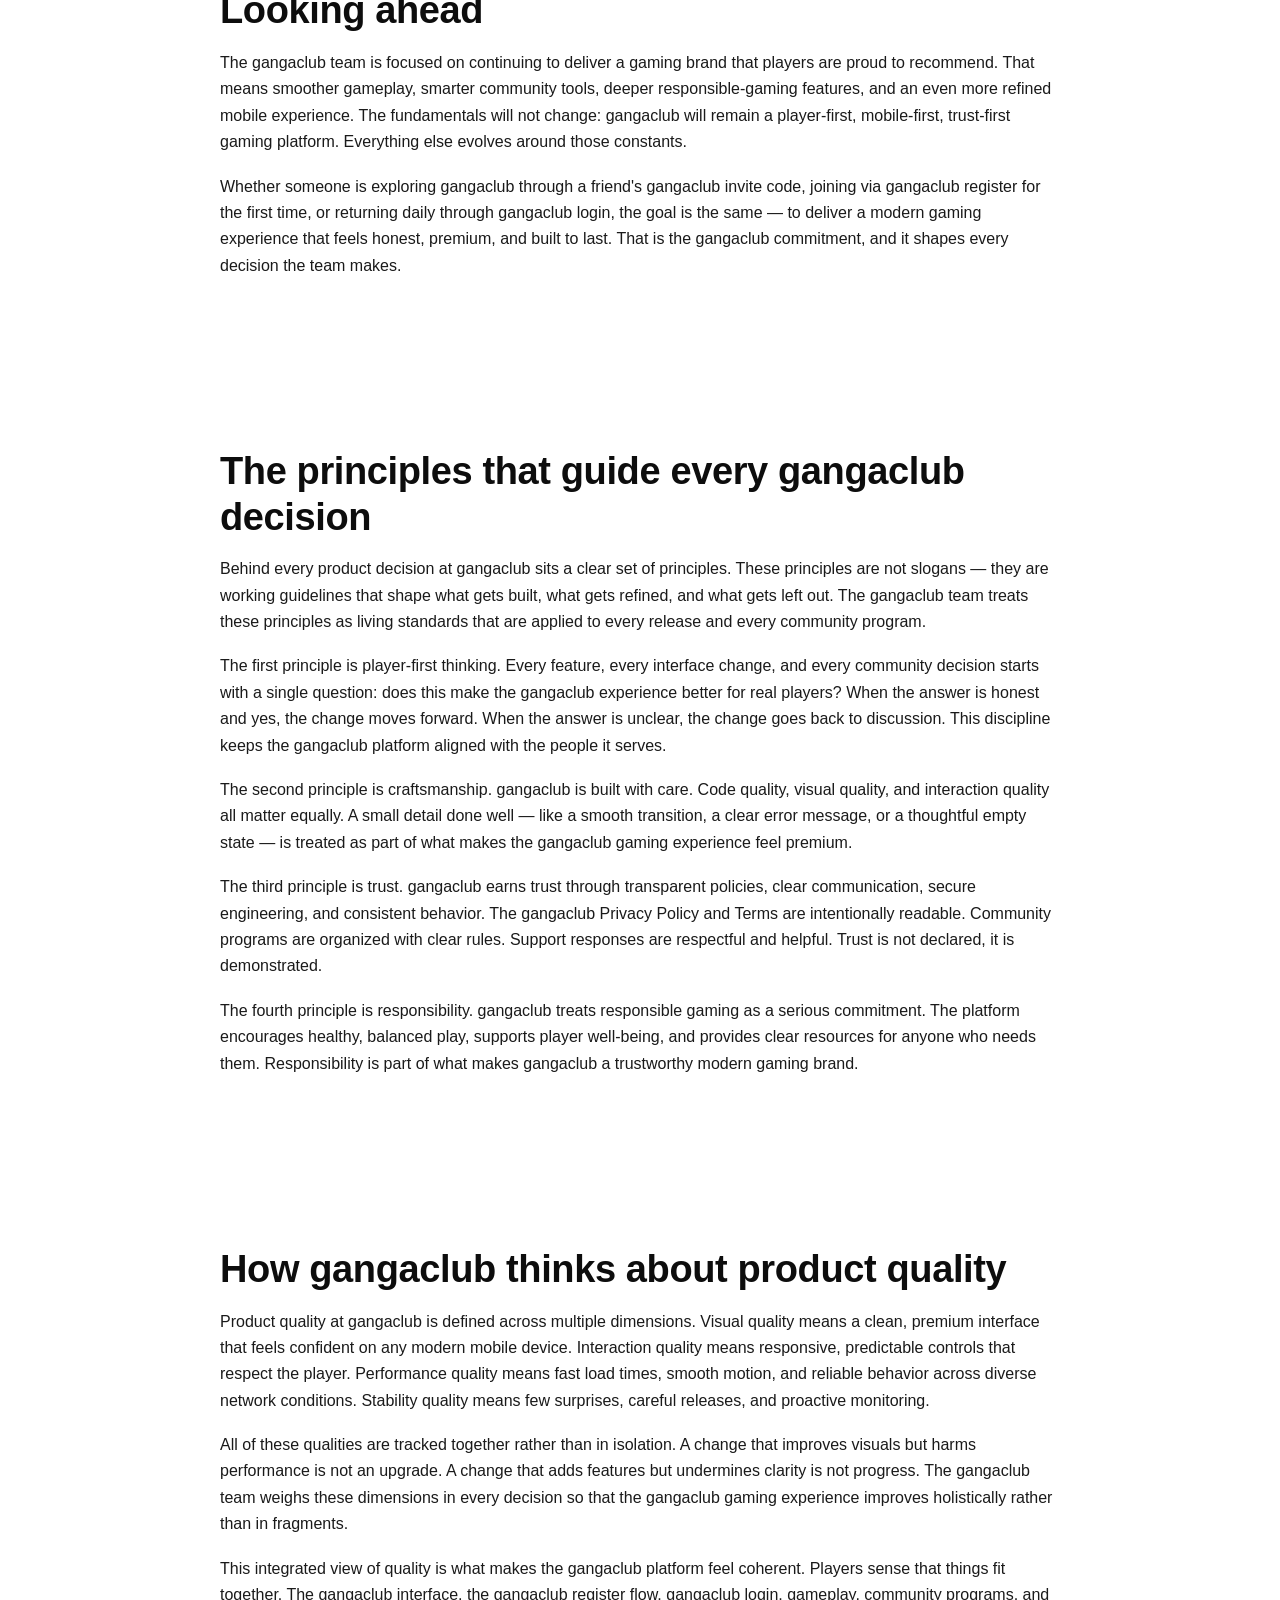
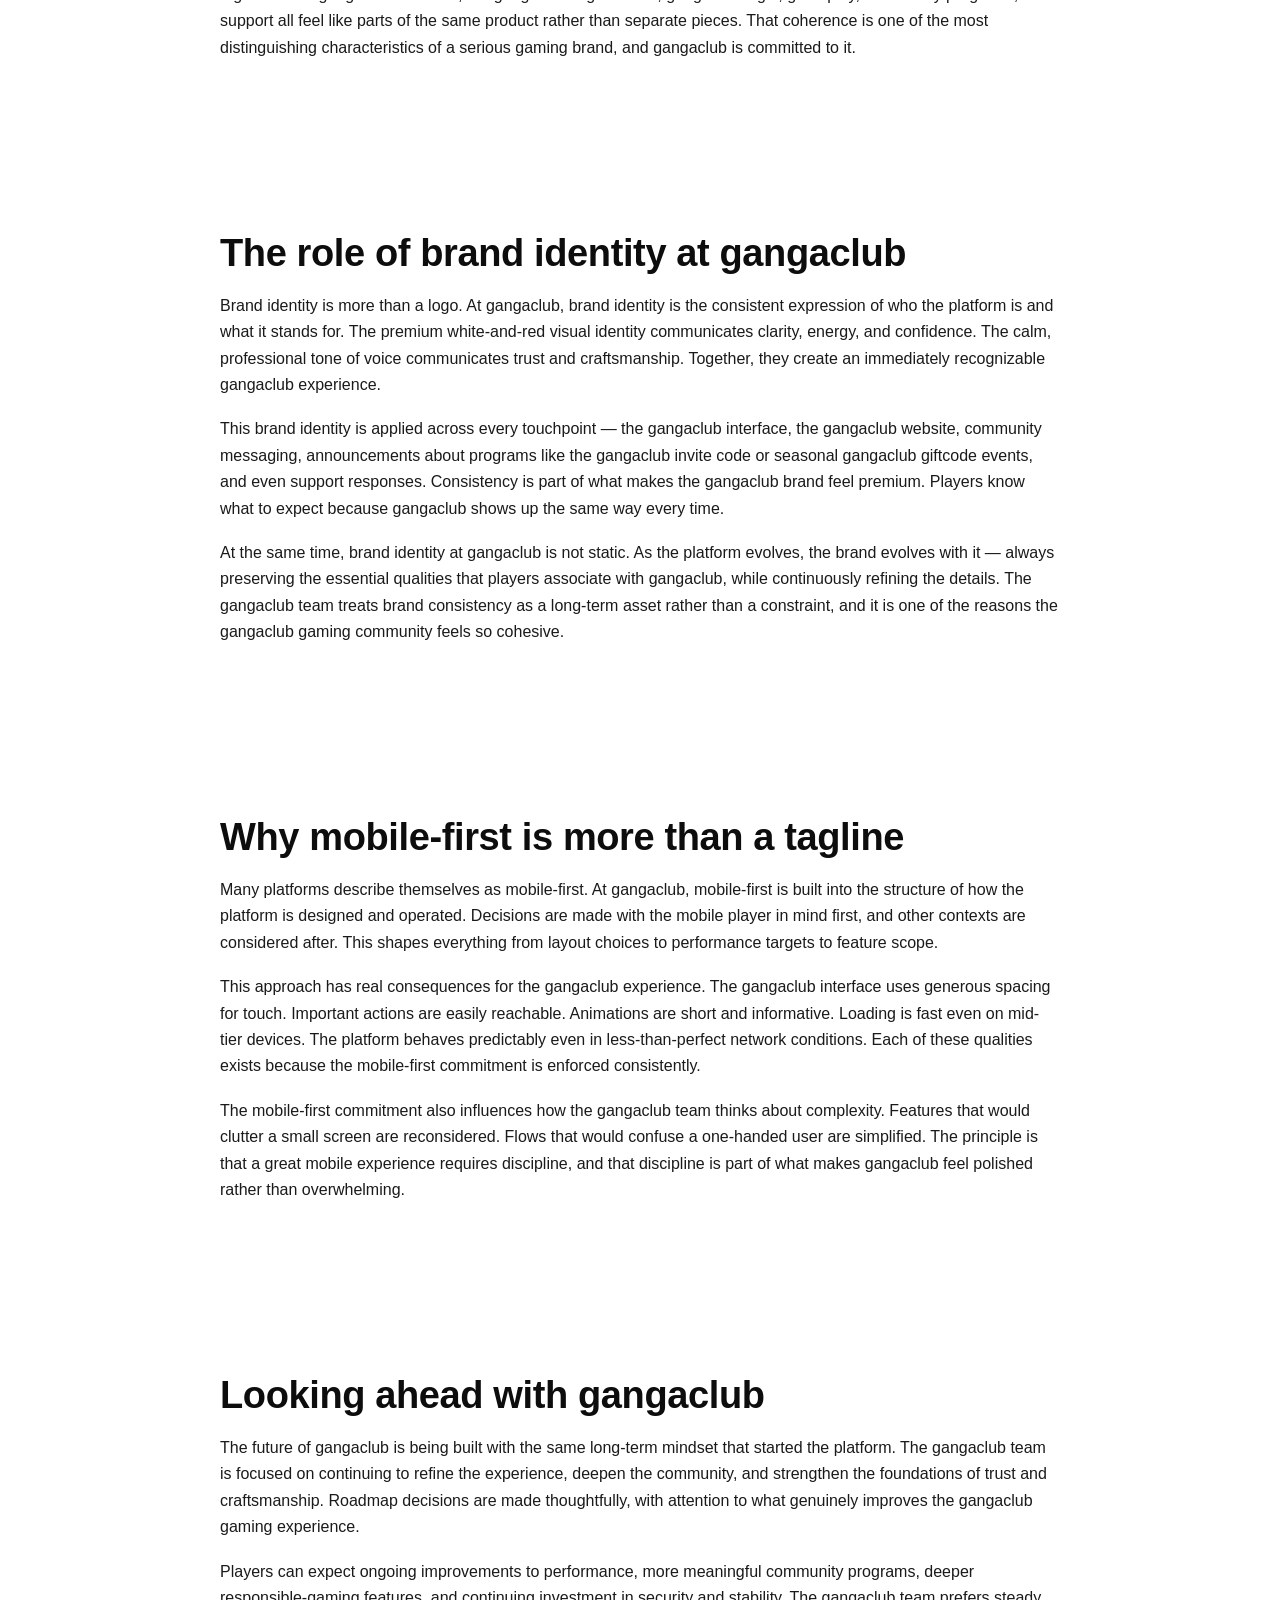
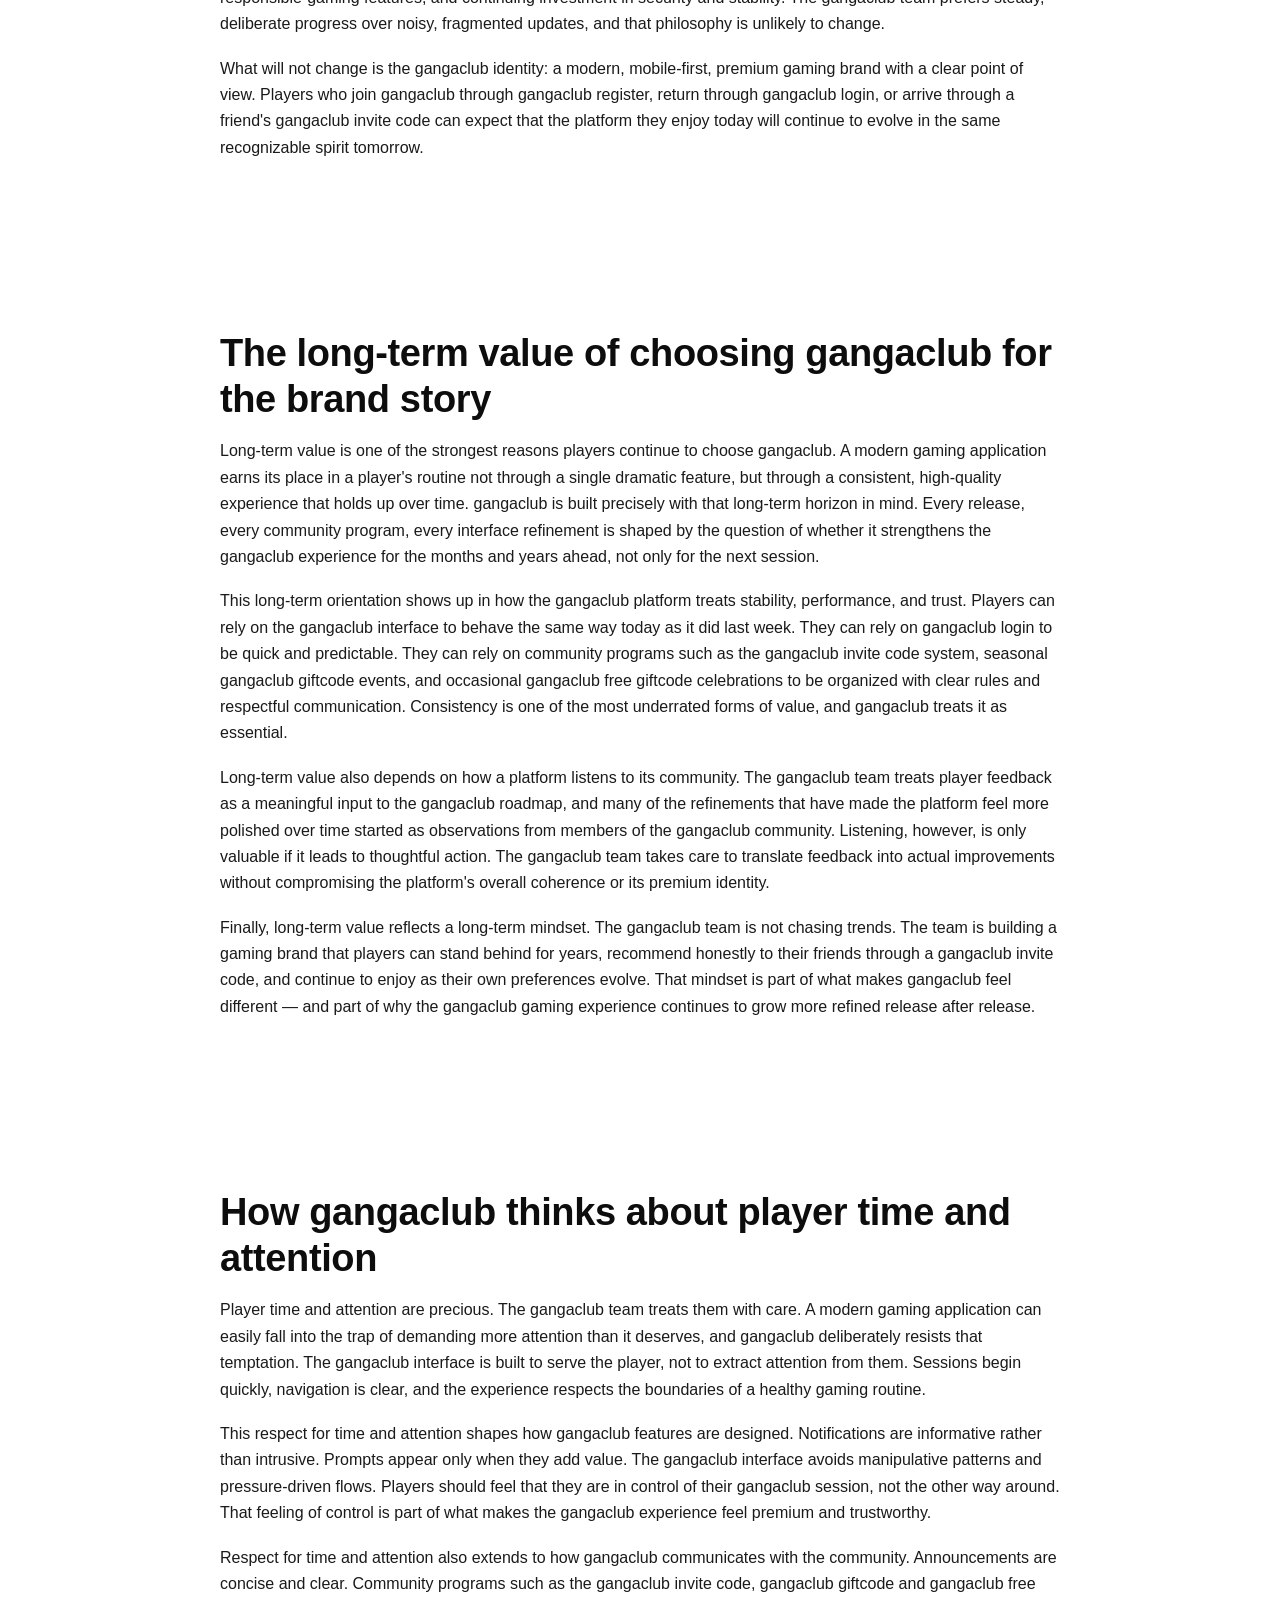
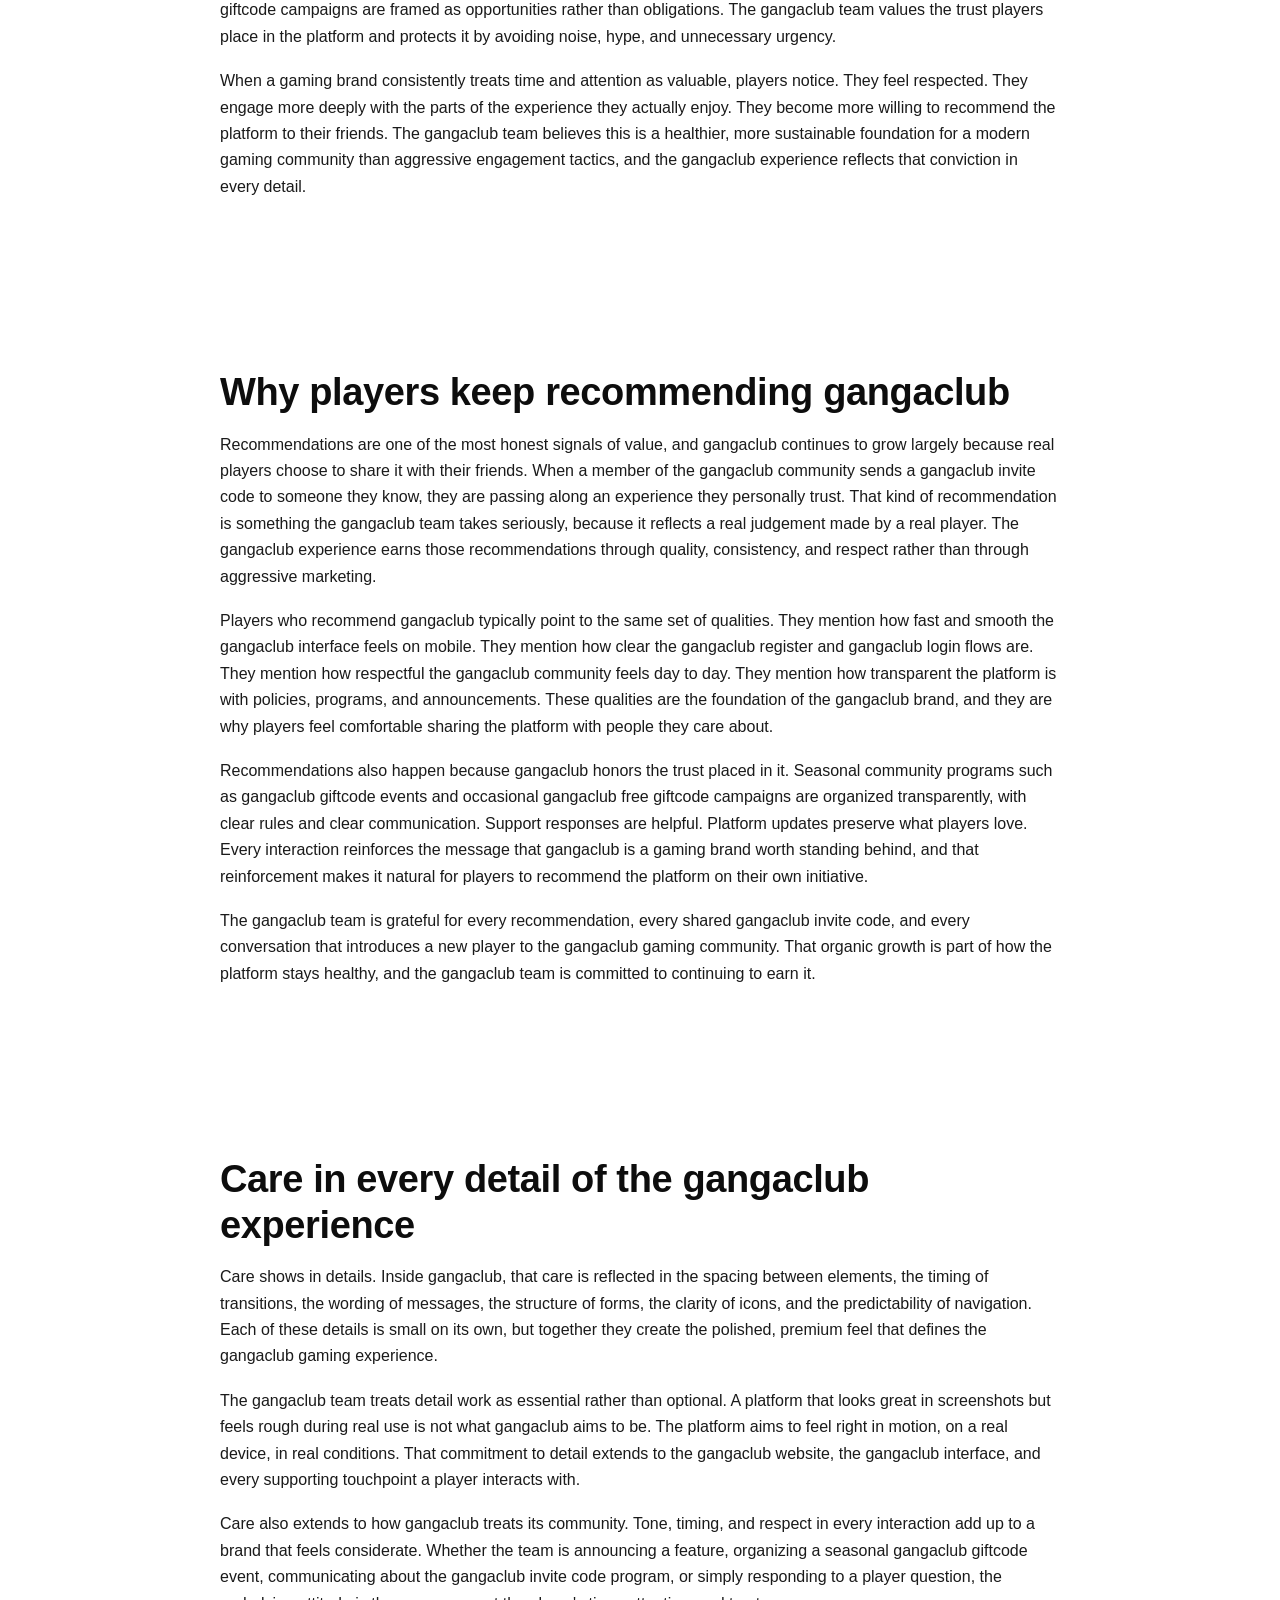
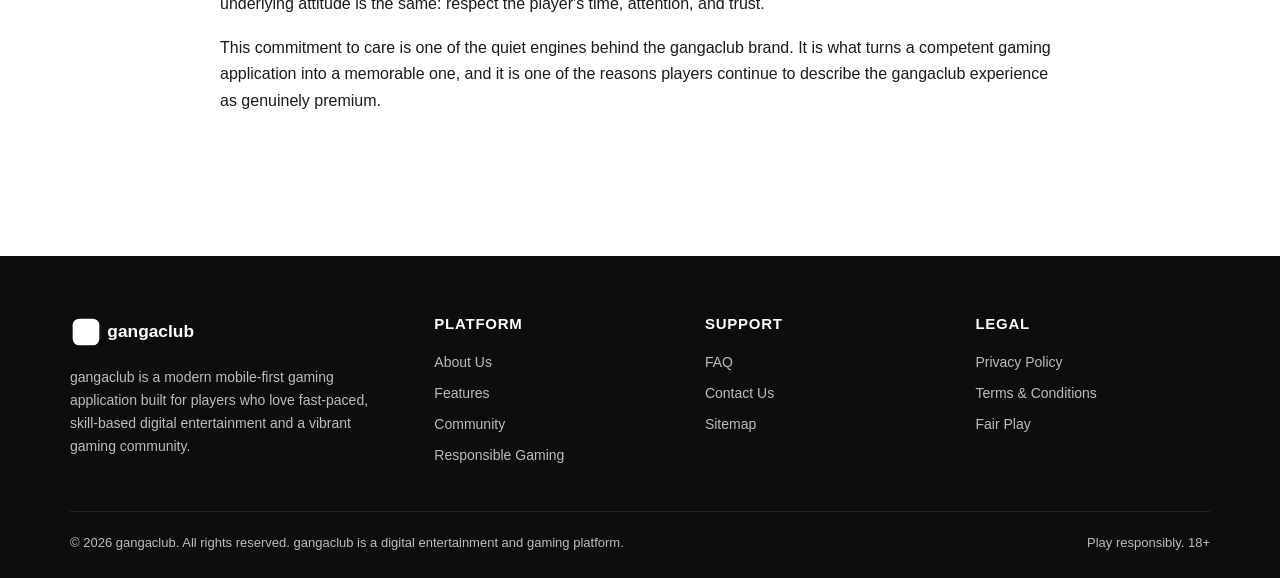
<file: about.html>
<!doctype html>
<html lang="en">
<head>
<meta charset="utf-8">
<meta name="viewport" content="width=device-width,initial-scale=1">
<title>About gangaclub — Our Gaming Platform, Mission & Vision</title>
<meta name="description" content="Learn about gangaclub, a modern mobile-first gaming application built on trust, craftsmanship, and a player-first community culture.">
<link rel="canonical" href="https://gangaclub12.net/about.html">
<meta name="robots" content="index,follow,max-image-preview:large">
<meta name="theme-color" content="#e11d2e">
<meta name="author" content="gangaclub">
<meta property="og:type" content="website">
<meta property="og:site_name" content="gangaclub">
<meta property="og:title" content="About gangaclub — Our Gaming Platform, Mission & Vision">
<meta property="og:description" content="Learn about gangaclub, a modern mobile-first gaming application built on trust, craftsmanship, and a player-first community culture.">
<meta property="og:url" content="https://gangaclub12.net/about.html">
<meta property="og:image" content="https://gangaclub12.net/assets/app-icon.svg">
<meta name="twitter:card" content="summary_large_image">
<meta name="twitter:title" content="About gangaclub — Our Gaming Platform, Mission & Vision">
<meta name="twitter:description" content="Learn about gangaclub, a modern mobile-first gaming application built on trust, craftsmanship, and a player-first community culture.">
<meta name="twitter:image" content="https://gangaclub12.net/assets/app-icon.svg">
<link rel="icon" type="image/svg+xml" href="/assets/favicon.svg">
<link rel="apple-touch-icon" href="/assets/app-icon.svg">
<link rel="stylesheet" href="/assets/style.css">
<link rel="preload" as="image" href="/assets/hero.svg">
<script type="application/ld+json">{"@context": "https://schema.org", "@type": "Organization", "name": "gangaclub", "url": "https://gangaclub12.net", "logo": "https://gangaclub12.net/assets/logo.svg", "description": "gangaclub is a modern mobile-first gaming application and digital entertainment platform built for skill-based gameplay and community participation.", "sameAs": ["https://gangaclub12.net"]}</script>
<script type="application/ld+json">{"@context": "https://schema.org", "@type": "WebSite", "name": "gangaclub", "url": "https://gangaclub12.net", "potentialAction": {"@type": "SearchAction", "target": "https://gangaclub12.net/?q={search_term_string}", "query-input": "required name=search_term_string"}}</script>
<script type="application/ld+json">{"@context": "https://schema.org", "@type": "BreadcrumbList", "itemListElement": [{"@type": "ListItem", "position": 1, "name": "Home", "item": "https://gangaclub12.net/"}, {"@type": "ListItem", "position": 2, "name": "About", "item": "https://gangaclub12.net/about.html"}]}</script>
</head>
<body>
<a class="skip" href="#main">Skip to main content</a>
<header class="site-header" role="banner">
<div class="container nav">
<a class="brand" href="/" aria-label="gangaclub home">
<img src="/assets/logo.svg" alt="gangaclub gaming app logo" width="160" height="40">
</a>
<button class="nav-toggle" aria-expanded="false" aria-controls="primary-nav" aria-label="Open menu"><span></span><span></span><span></span></button>
<nav aria-label="Primary">
<ul id="primary-nav" class="nav-list">
<li><a href="/">Home</a></li>
<li><a href="/about.html">About</a></li>
<li><a href="/features.html">Features</a></li>
<li><a href="/community.html">Community</a></li>
<li><a href="/responsible-gaming.html">Responsible Gaming</a></li>
<li><a href="/faq.html">FAQ</a></li>
<li><a href="/contact.html">Contact</a></li>
</ul>
</nav>
</div>
</header>
<main id="main">
<section class="page-head"><div class="container"><nav class="breadcrumb" aria-label="Breadcrumb"><a href="/">Home</a> / <span>About</span></nav><h1>About gangaclub</h1><p>A modern gaming application and digital entertainment platform built on craftsmanship, trust, and a player-first community.</p></div></section>
<section class="content"><div class="container prose"><h2>Who we are</h2><p>gangaclub is a modern gaming application and digital entertainment platform built for players who love fast, skill-based mobile gaming. The gangaclub brand was founded on a simple belief: that today's players deserve a gaming experience that feels premium, performs flawlessly on mobile, and treats its community with respect. From the very first version of the platform, the gangaclub team has focused on three things — speed, trust, and craftsmanship — and these values continue to shape every part of the gangaclub experience.</p><p>Across the wider gaming industry, players are looking for brands that feel polished, well-run, and genuinely committed to fair play. gangaclub stands in that category. The gangaclub platform is engineered to deliver a consistent, high-quality gaming session on any modern smartphone, regardless of region, device tier, or network condition. That mobile-first orientation is not a marketing line — it is reflected in how the gangaclub app is designed, how its interface is structured, and how its features are prioritized.</p><p>The gangaclub identity blends a modern visual language with a clear, premium tone of voice. Whether a player is going through gangaclub register for the first time or using gangaclub login on a regular day, the brand experience is meant to feel calm, professional, and confidence-inspiring. gangaclub is not a flashy gimmick; it is a serious gaming platform built for serious players.</p><h2>Our mission</h2><p>The mission of gangaclub is to make modern mobile gaming feel effortless, fair, and genuinely enjoyable. The gangaclub team believes that great digital entertainment is not just about what happens on screen — it is also about how a platform treats its players. From transparent communication to responsive support, gangaclub aims to be a gaming brand that players can rely on for the long term.</p><p>To achieve that mission, the gangaclub platform invests in three core areas: a clean and fast mobile interface, a fair and well-moderated community, and a strong commitment to player safety. Every release, every update, and every community campaign at gangaclub is measured against these priorities. If a feature does not make the platform better, faster, fairer, or safer, it does not ship.</p><h2>Our vision</h2><p>The vision of gangaclub is to become a reference point in modern mobile gaming — a name that players associate with quality, integrity, and a sense of belonging. As the gaming industry continues to evolve, gangaclub plans to keep raising the bar for what a mobile-first gaming application can be. The gangaclub roadmap is focused on long-term value rather than short-term hype, with deliberate, thoughtful improvements rather than constant noise.</p><p>gangaclub also envisions a global community where players from many regions can meet inside a shared, respectful gaming environment. The gangaclub team works to keep the platform welcoming for newcomers, fulfilling for experienced players, and consistent across every touchpoint, from the first gangaclub register attempt to daily gangaclub login routines.</p><h2>Our values</h2><h3>Player-first thinking</h3><p>Every decision inside gangaclub starts with the player. From interface design to support response times, the gangaclub team continuously asks one question: does this make the gaming experience better for the people who actually use the platform? When the answer is yes, it ships. When the answer is no, it goes back to the drawing board. This player-first thinking is at the heart of why gangaclub feels different from other gaming apps.</p><h3>Craftsmanship and quality</h3><p>gangaclub takes pride in craftsmanship. The interface is intentionally clean, the animations are intentionally smooth, and the brand voice is intentionally calm and confident. The gangaclub team treats its work the way a studio treats a flagship product — with care for detail, performance, and consistency. This is why so many players describe the gangaclub experience as premium rather than ordinary.</p><h3>Trust and transparency</h3><p>Trust is earned, not claimed. gangaclub earns trust through clear policies, honest communication, and an obvious commitment to the player. The gangaclub privacy policy and terms are written in plain language. Community campaigns, like seasonal gangaclub giftcode events or the occasional gangaclub free giftcode promotion, are run transparently with clearly stated rules. The gangaclub invite code system is structured so that growth always feels organic and respectful.</p><h3>Responsibility</h3><p>gangaclub believes that good gaming is balanced gaming. Responsibility is treated as a brand value, not a checkbox. The gangaclub platform actively promotes healthy play, gives players the tools they need to manage their own experience, and provides educational resources for anyone who needs them. Responsibility is part of what makes gangaclub a trustworthy gaming brand.</p><h2>The story behind gangaclub</h2><p>gangaclub started with a small group of gaming and product enthusiasts who shared a frustration: many mobile gaming applications looked outdated, performed poorly, and treated their communities as an afterthought. They wanted to build something different — a modern gaming brand that felt premium, ran beautifully on mobile, and made fair play a first-class principle. That ambition became the gangaclub platform.</p><p>In its earliest form, gangaclub was a focused prototype with a clean interface, fast gameplay, and a tightly moderated community. Word spread quickly through gangaclub invite code referrals and friendly recommendations, and the platform grew steadily because the experience itself was worth talking about. Every new release of gangaclub built on the same foundations: clean design, strong performance, and a respectful community culture.</p><p>Today, gangaclub is a polished, mature gaming application used by a growing global community. The gangaclub team continues to invest in the platform with the same mindset that started the journey — build for the player, focus on the long term, and never compromise on quality. The future of gangaclub is being written one thoughtful release at a time.</p><h2>What makes gangaclub different</h2><ul><li>gangaclub is designed mobile-first, not retrofitted from desktop.</li><li>The gangaclub interface is engineered for speed on any modern device.</li><li>Skill-based gaming is at the core of the gangaclub experience.</li><li>The gangaclub community is actively moderated and culture-driven.</li><li>Transparent policies and clear communication are non-negotiable at gangaclub.</li><li>Player-first features always take priority on the gangaclub roadmap.</li><li>gangaclub treats responsible gaming as a brand value, not a disclaimer.</li></ul><h2>Looking ahead</h2><p>The gangaclub team is focused on continuing to deliver a gaming brand that players are proud to recommend. That means smoother gameplay, smarter community tools, deeper responsible-gaming features, and an even more refined mobile experience. The fundamentals will not change: gangaclub will remain a player-first, mobile-first, trust-first gaming platform. Everything else evolves around those constants.</p><p>Whether someone is exploring gangaclub through a friend's gangaclub invite code, joining via gangaclub register for the first time, or returning daily through gangaclub login, the goal is the same — to deliver a modern gaming experience that feels honest, premium, and built to last. That is the gangaclub commitment, and it shapes every decision the team makes.</p></div></section><section class="content"><div class="container prose"><h2>The principles that guide every gangaclub decision</h2><p>Behind every product decision at gangaclub sits a clear set of principles. These principles are not slogans — they are working guidelines that shape what gets built, what gets refined, and what gets left out. The gangaclub team treats these principles as living standards that are applied to every release and every community program.</p><p>The first principle is player-first thinking. Every feature, every interface change, and every community decision starts with a single question: does this make the gangaclub experience better for real players? When the answer is honest and yes, the change moves forward. When the answer is unclear, the change goes back to discussion. This discipline keeps the gangaclub platform aligned with the people it serves.</p><p>The second principle is craftsmanship. gangaclub is built with care. Code quality, visual quality, and interaction quality all matter equally. A small detail done well — like a smooth transition, a clear error message, or a thoughtful empty state — is treated as part of what makes the gangaclub gaming experience feel premium.</p><p>The third principle is trust. gangaclub earns trust through transparent policies, clear communication, secure engineering, and consistent behavior. The gangaclub Privacy Policy and Terms are intentionally readable. Community programs are organized with clear rules. Support responses are respectful and helpful. Trust is not declared, it is demonstrated.</p><p>The fourth principle is responsibility. gangaclub treats responsible gaming as a serious commitment. The platform encourages healthy, balanced play, supports player well-being, and provides clear resources for anyone who needs them. Responsibility is part of what makes gangaclub a trustworthy modern gaming brand.</p></div></section><section class="content"><div class="container prose"><h2>How gangaclub thinks about product quality</h2><p>Product quality at gangaclub is defined across multiple dimensions. Visual quality means a clean, premium interface that feels confident on any modern mobile device. Interaction quality means responsive, predictable controls that respect the player. Performance quality means fast load times, smooth motion, and reliable behavior across diverse network conditions. Stability quality means few surprises, careful releases, and proactive monitoring.</p><p>All of these qualities are tracked together rather than in isolation. A change that improves visuals but harms performance is not an upgrade. A change that adds features but undermines clarity is not progress. The gangaclub team weighs these dimensions in every decision so that the gangaclub gaming experience improves holistically rather than in fragments.</p><p>This integrated view of quality is what makes the gangaclub platform feel coherent. Players sense that things fit together. The gangaclub interface, the gangaclub register flow, gangaclub login, gameplay, community programs, and support all feel like parts of the same product rather than separate pieces. That coherence is one of the most distinguishing characteristics of a serious gaming brand, and gangaclub is committed to it.</p></div></section><section class="content"><div class="container prose"><h2>The role of brand identity at gangaclub</h2><p>Brand identity is more than a logo. At gangaclub, brand identity is the consistent expression of who the platform is and what it stands for. The premium white-and-red visual identity communicates clarity, energy, and confidence. The calm, professional tone of voice communicates trust and craftsmanship. Together, they create an immediately recognizable gangaclub experience.</p><p>This brand identity is applied across every touchpoint — the gangaclub interface, the gangaclub website, community messaging, announcements about programs like the gangaclub invite code or seasonal gangaclub giftcode events, and even support responses. Consistency is part of what makes the gangaclub brand feel premium. Players know what to expect because gangaclub shows up the same way every time.</p><p>At the same time, brand identity at gangaclub is not static. As the platform evolves, the brand evolves with it — always preserving the essential qualities that players associate with gangaclub, while continuously refining the details. The gangaclub team treats brand consistency as a long-term asset rather than a constraint, and it is one of the reasons the gangaclub gaming community feels so cohesive.</p></div></section><section class="content"><div class="container prose"><h2>Why mobile-first is more than a tagline</h2><p>Many platforms describe themselves as mobile-first. At gangaclub, mobile-first is built into the structure of how the platform is designed and operated. Decisions are made with the mobile player in mind first, and other contexts are considered after. This shapes everything from layout choices to performance targets to feature scope.</p><p>This approach has real consequences for the gangaclub experience. The gangaclub interface uses generous spacing for touch. Important actions are easily reachable. Animations are short and informative. Loading is fast even on mid-tier devices. The platform behaves predictably even in less-than-perfect network conditions. Each of these qualities exists because the mobile-first commitment is enforced consistently.</p><p>The mobile-first commitment also influences how the gangaclub team thinks about complexity. Features that would clutter a small screen are reconsidered. Flows that would confuse a one-handed user are simplified. The principle is that a great mobile experience requires discipline, and that discipline is part of what makes gangaclub feel polished rather than overwhelming.</p></div></section><section class="content"><div class="container prose"><h2>Looking ahead with gangaclub</h2><p>The future of gangaclub is being built with the same long-term mindset that started the platform. The gangaclub team is focused on continuing to refine the experience, deepen the community, and strengthen the foundations of trust and craftsmanship. Roadmap decisions are made thoughtfully, with attention to what genuinely improves the gangaclub gaming experience.</p><p>Players can expect ongoing improvements to performance, more meaningful community programs, deeper responsible-gaming features, and continuing investment in security and stability. The gangaclub team prefers steady, deliberate progress over noisy, fragmented updates, and that philosophy is unlikely to change.</p><p>What will not change is the gangaclub identity: a modern, mobile-first, premium gaming brand with a clear point of view. Players who join gangaclub through gangaclub register, return through gangaclub login, or arrive through a friend's gangaclub invite code can expect that the platform they enjoy today will continue to evolve in the same recognizable spirit tomorrow.</p></div></section>
<section class="content"><div class="container prose"><h2>The long-term value of choosing gangaclub for the brand story</h2><p>Long-term value is one of the strongest reasons players continue to choose gangaclub. A modern gaming application earns its place in a player's routine not through a single dramatic feature, but through a consistent, high-quality experience that holds up over time. gangaclub is built precisely with that long-term horizon in mind. Every release, every community program, every interface refinement is shaped by the question of whether it strengthens the gangaclub experience for the months and years ahead, not only for the next session.</p><p>This long-term orientation shows up in how the gangaclub platform treats stability, performance, and trust. Players can rely on the gangaclub interface to behave the same way today as it did last week. They can rely on gangaclub login to be quick and predictable. They can rely on community programs such as the gangaclub invite code system, seasonal gangaclub giftcode events, and occasional gangaclub free giftcode celebrations to be organized with clear rules and respectful communication. Consistency is one of the most underrated forms of value, and gangaclub treats it as essential.</p><p>Long-term value also depends on how a platform listens to its community. The gangaclub team treats player feedback as a meaningful input to the gangaclub roadmap, and many of the refinements that have made the platform feel more polished over time started as observations from members of the gangaclub community. Listening, however, is only valuable if it leads to thoughtful action. The gangaclub team takes care to translate feedback into actual improvements without compromising the platform's overall coherence or its premium identity.</p><p>Finally, long-term value reflects a long-term mindset. The gangaclub team is not chasing trends. The team is building a gaming brand that players can stand behind for years, recommend honestly to their friends through a gangaclub invite code, and continue to enjoy as their own preferences evolve. That mindset is part of what makes gangaclub feel different — and part of why the gangaclub gaming experience continues to grow more refined release after release.</p></div></section>
<section class="content"><div class="container prose"><h2>How gangaclub thinks about player time and attention</h2><p>Player time and attention are precious. The gangaclub team treats them with care. A modern gaming application can easily fall into the trap of demanding more attention than it deserves, and gangaclub deliberately resists that temptation. The gangaclub interface is built to serve the player, not to extract attention from them. Sessions begin quickly, navigation is clear, and the experience respects the boundaries of a healthy gaming routine.</p><p>This respect for time and attention shapes how gangaclub features are designed. Notifications are informative rather than intrusive. Prompts appear only when they add value. The gangaclub interface avoids manipulative patterns and pressure-driven flows. Players should feel that they are in control of their gangaclub session, not the other way around. That feeling of control is part of what makes the gangaclub experience feel premium and trustworthy.</p><p>Respect for time and attention also extends to how gangaclub communicates with the community. Announcements are concise and clear. Community programs such as the gangaclub invite code, gangaclub giftcode and gangaclub free giftcode campaigns are framed as opportunities rather than obligations. The gangaclub team values the trust players place in the platform and protects it by avoiding noise, hype, and unnecessary urgency.</p><p>When a gaming brand consistently treats time and attention as valuable, players notice. They feel respected. They engage more deeply with the parts of the experience they actually enjoy. They become more willing to recommend the platform to their friends. The gangaclub team believes this is a healthier, more sustainable foundation for a modern gaming community than aggressive engagement tactics, and the gangaclub experience reflects that conviction in every detail.</p></div></section>
<section class="content"><div class="container prose"><h2>Why players keep recommending gangaclub</h2><p>Recommendations are one of the most honest signals of value, and gangaclub continues to grow largely because real players choose to share it with their friends. When a member of the gangaclub community sends a gangaclub invite code to someone they know, they are passing along an experience they personally trust. That kind of recommendation is something the gangaclub team takes seriously, because it reflects a real judgement made by a real player. The gangaclub experience earns those recommendations through quality, consistency, and respect rather than through aggressive marketing.</p><p>Players who recommend gangaclub typically point to the same set of qualities. They mention how fast and smooth the gangaclub interface feels on mobile. They mention how clear the gangaclub register and gangaclub login flows are. They mention how respectful the gangaclub community feels day to day. They mention how transparent the platform is with policies, programs, and announcements. These qualities are the foundation of the gangaclub brand, and they are why players feel comfortable sharing the platform with people they care about.</p><p>Recommendations also happen because gangaclub honors the trust placed in it. Seasonal community programs such as gangaclub giftcode events and occasional gangaclub free giftcode campaigns are organized transparently, with clear rules and clear communication. Support responses are helpful. Platform updates preserve what players love. Every interaction reinforces the message that gangaclub is a gaming brand worth standing behind, and that reinforcement makes it natural for players to recommend the platform on their own initiative.</p><p>The gangaclub team is grateful for every recommendation, every shared gangaclub invite code, and every conversation that introduces a new player to the gangaclub gaming community. That organic growth is part of how the platform stays healthy, and the gangaclub team is committed to continuing to earn it.</p></div></section>
<section class="content"><div class="container prose"><h2>Care in every detail of the gangaclub experience</h2><p>Care shows in details. Inside gangaclub, that care is reflected in the spacing between elements, the timing of transitions, the wording of messages, the structure of forms, the clarity of icons, and the predictability of navigation. Each of these details is small on its own, but together they create the polished, premium feel that defines the gangaclub gaming experience.</p><p>The gangaclub team treats detail work as essential rather than optional. A platform that looks great in screenshots but feels rough during real use is not what gangaclub aims to be. The platform aims to feel right in motion, on a real device, in real conditions. That commitment to detail extends to the gangaclub website, the gangaclub interface, and every supporting touchpoint a player interacts with.</p><p>Care also extends to how gangaclub treats its community. Tone, timing, and respect in every interaction add up to a brand that feels considerate. Whether the team is announcing a feature, organizing a seasonal gangaclub giftcode event, communicating about the gangaclub invite code program, or simply responding to a player question, the underlying attitude is the same: respect the player's time, attention, and trust.</p><p>This commitment to care is one of the quiet engines behind the gangaclub brand. It is what turns a competent gaming application into a memorable one, and it is one of the reasons players continue to describe the gangaclub experience as genuinely premium.</p></div></section>
</main>
<footer role="contentinfo">
<div class="container">
<div class="foot-grid">
<div>
<img src="/assets/logo.svg" alt="gangaclub logo" width="160" height="40" style="filter:brightness(0) invert(1);margin-bottom:14px">
<p style="font-size:14px;color:#bcbcbc;max-width:320px">gangaclub is a modern mobile-first gaming application built for players who love fast-paced, skill-based digital entertainment and a vibrant gaming community.</p>
</div>
<div>
<h4>Platform</h4>
<ul>
<li><a href="/about.html">About Us</a></li>
<li><a href="/features.html">Features</a></li>
<li><a href="/community.html">Community</a></li>
<li><a href="/responsible-gaming.html">Responsible Gaming</a></li>
</ul>
</div>
<div>
<h4>Support</h4>
<ul>
<li><a href="/faq.html">FAQ</a></li>
<li><a href="/contact.html">Contact Us</a></li>
<li><a href="/sitemap.html">Sitemap</a></li>
</ul>
</div>
<div>
<h4>Legal</h4>
<ul>
<li><a href="/privacy-policy.html">Privacy Policy</a></li>
<li><a href="/terms.html">Terms &amp; Conditions</a></li>
<li><a href="/responsible-gaming.html">Fair Play</a></li>
</ul>
</div>
</div>
<div class="foot-bot">
<span>&copy; 2026 gangaclub. All rights reserved. gangaclub is a digital entertainment and gaming platform.</span>
<span>Play responsibly. 18+</span>
</div>
</div>
</footer>
<script src="/assets/main.js" defer></script>
</body>
</html>
</file>
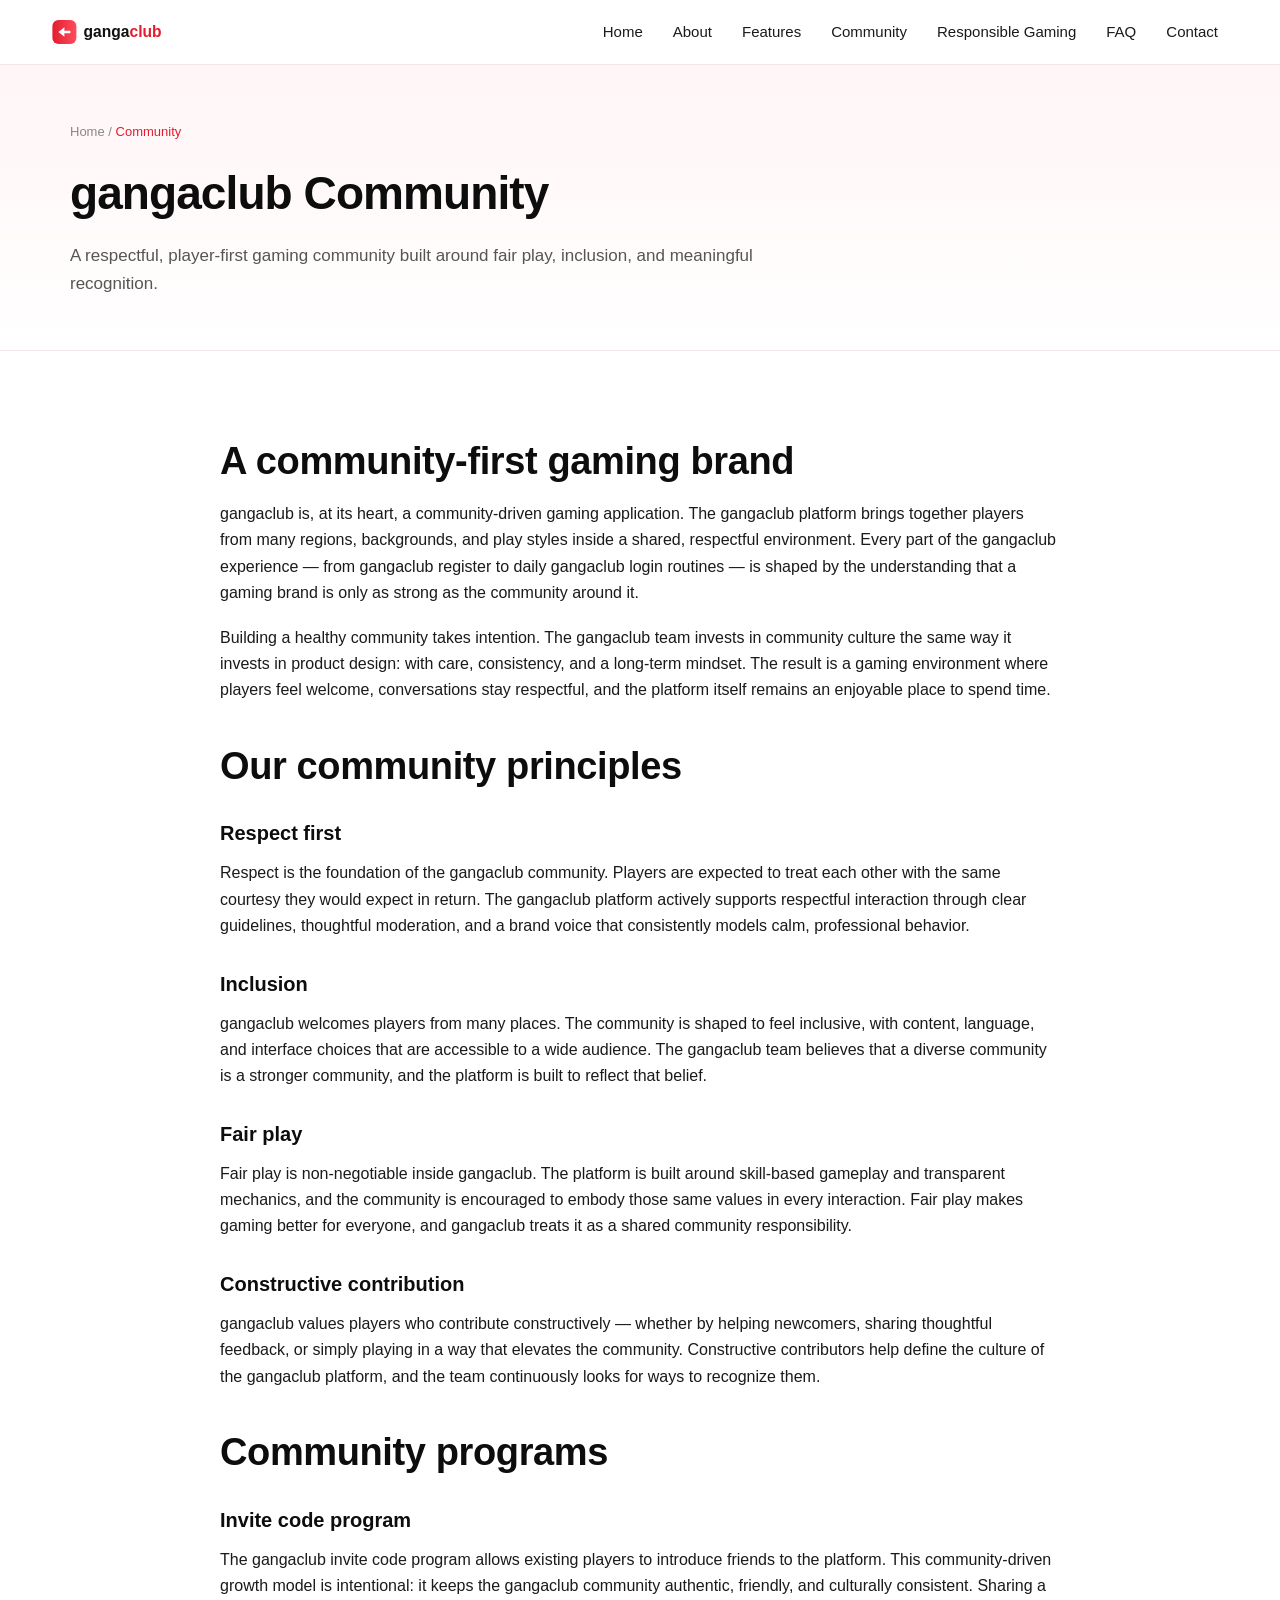
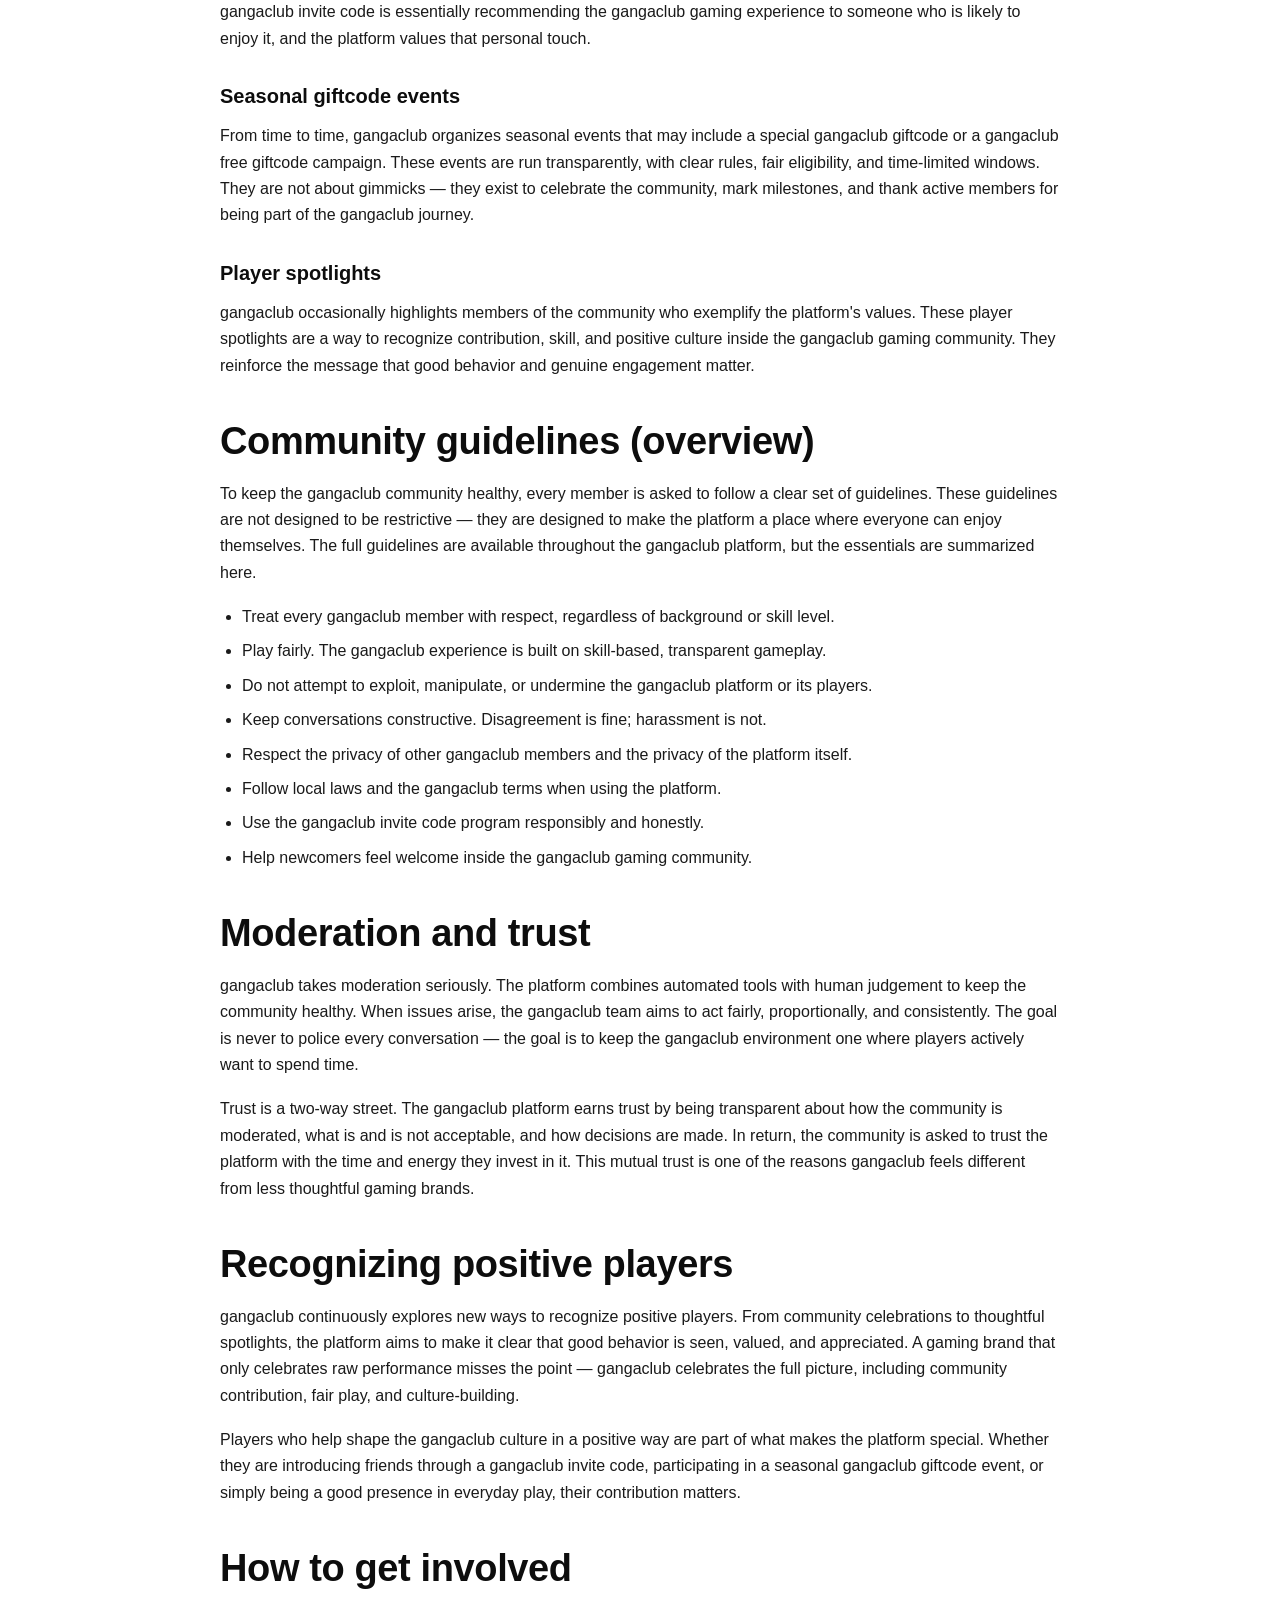
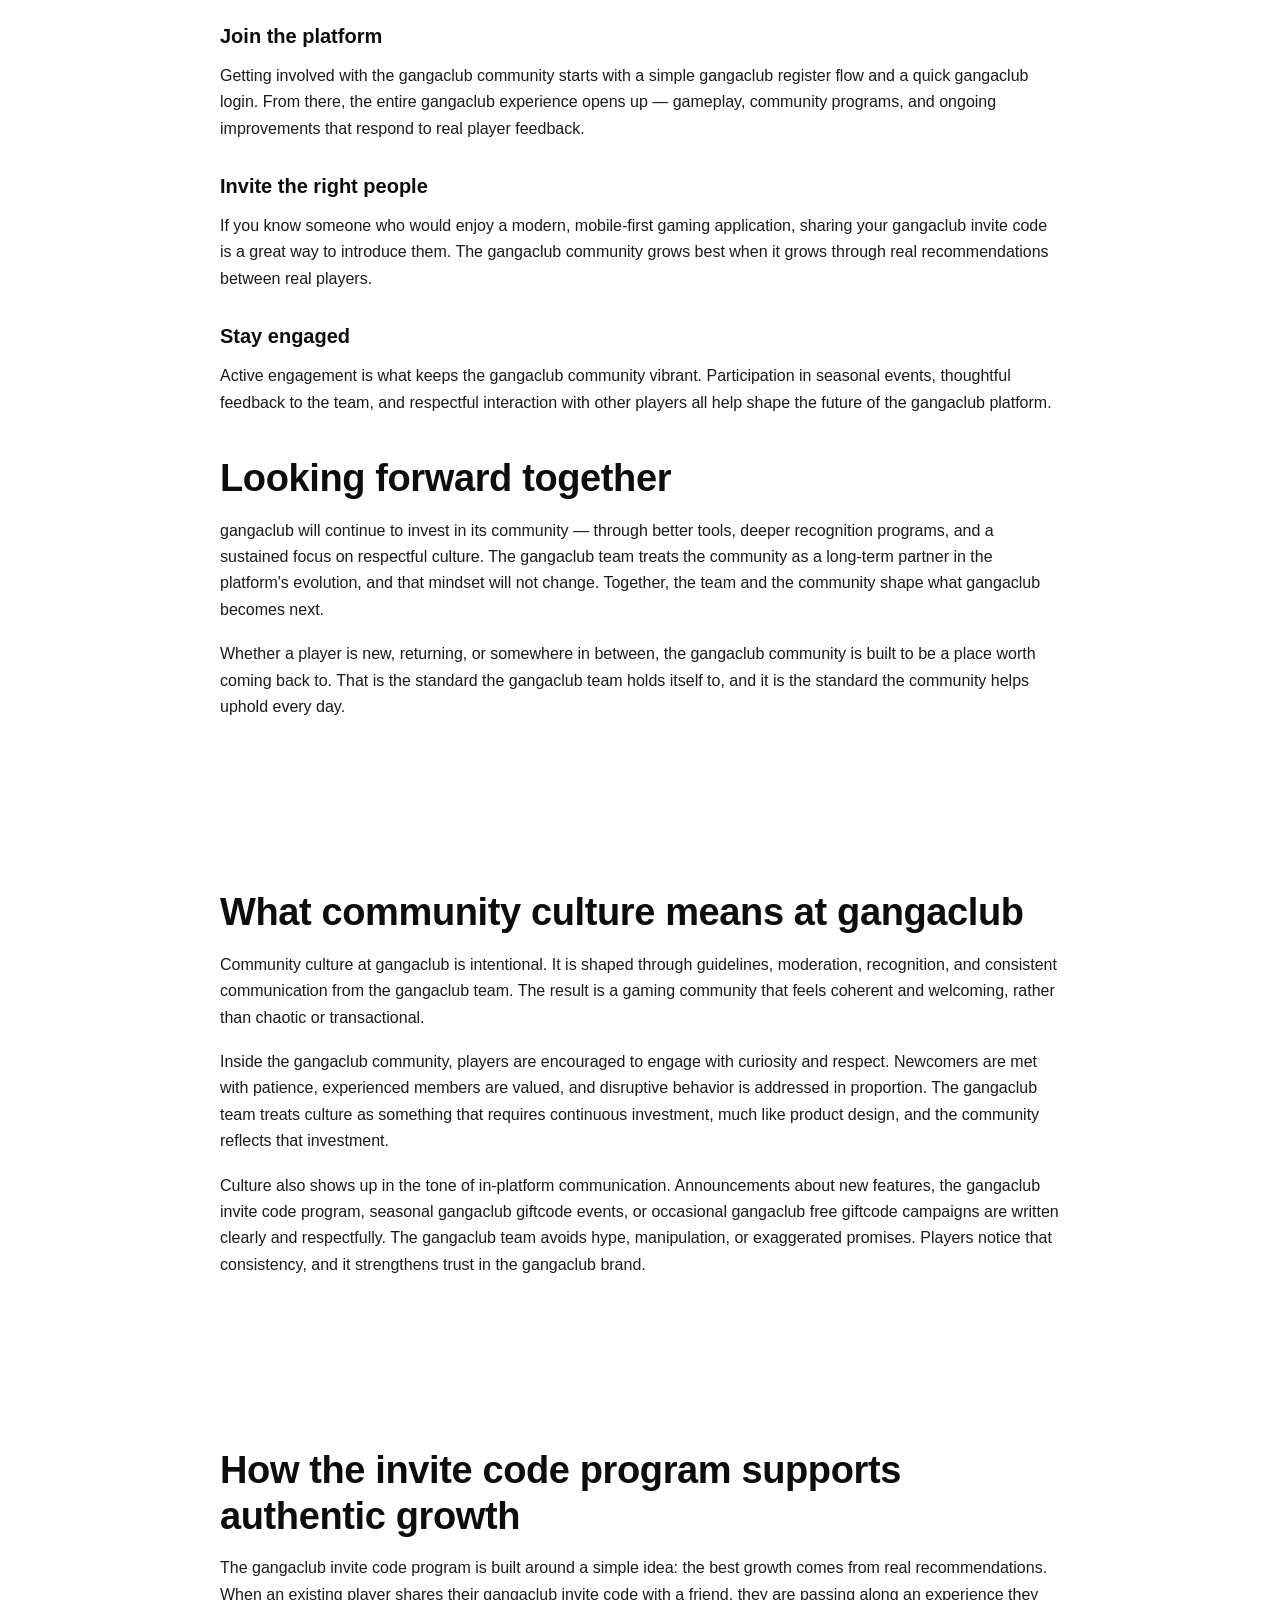
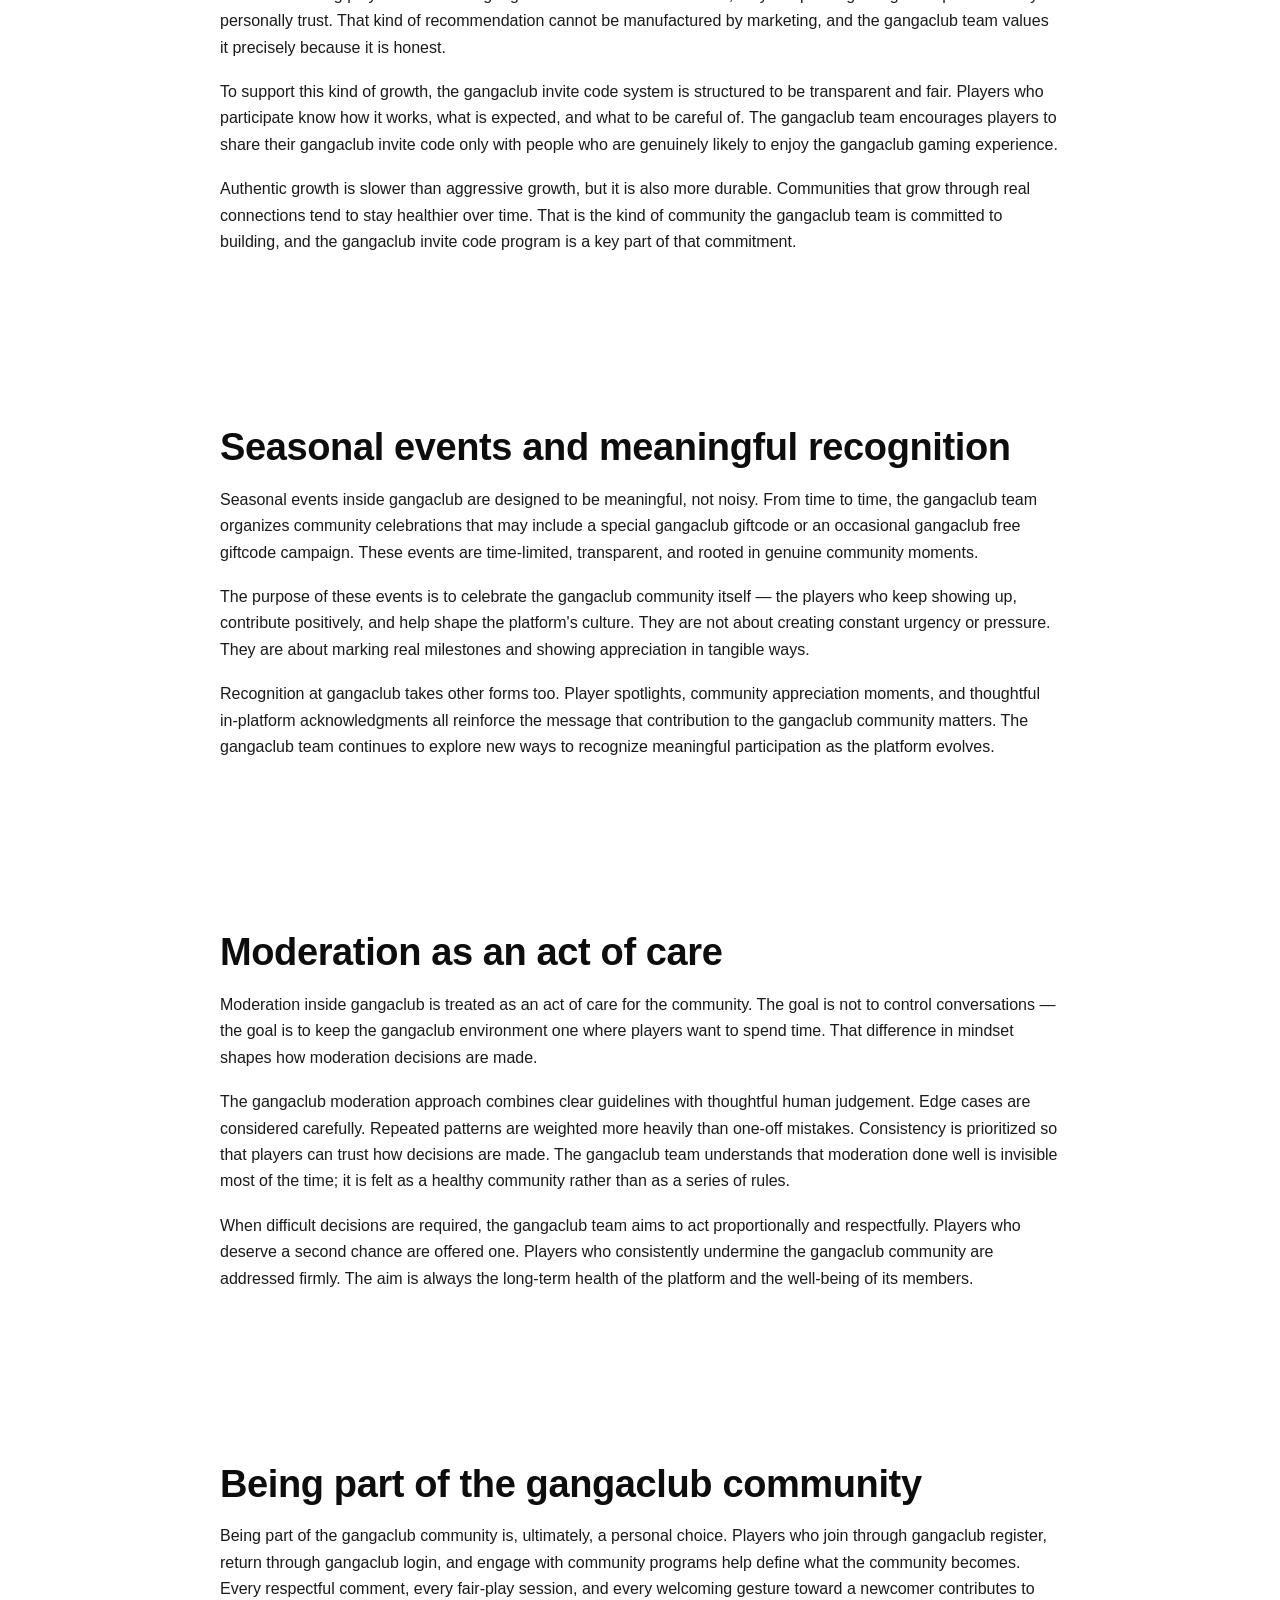
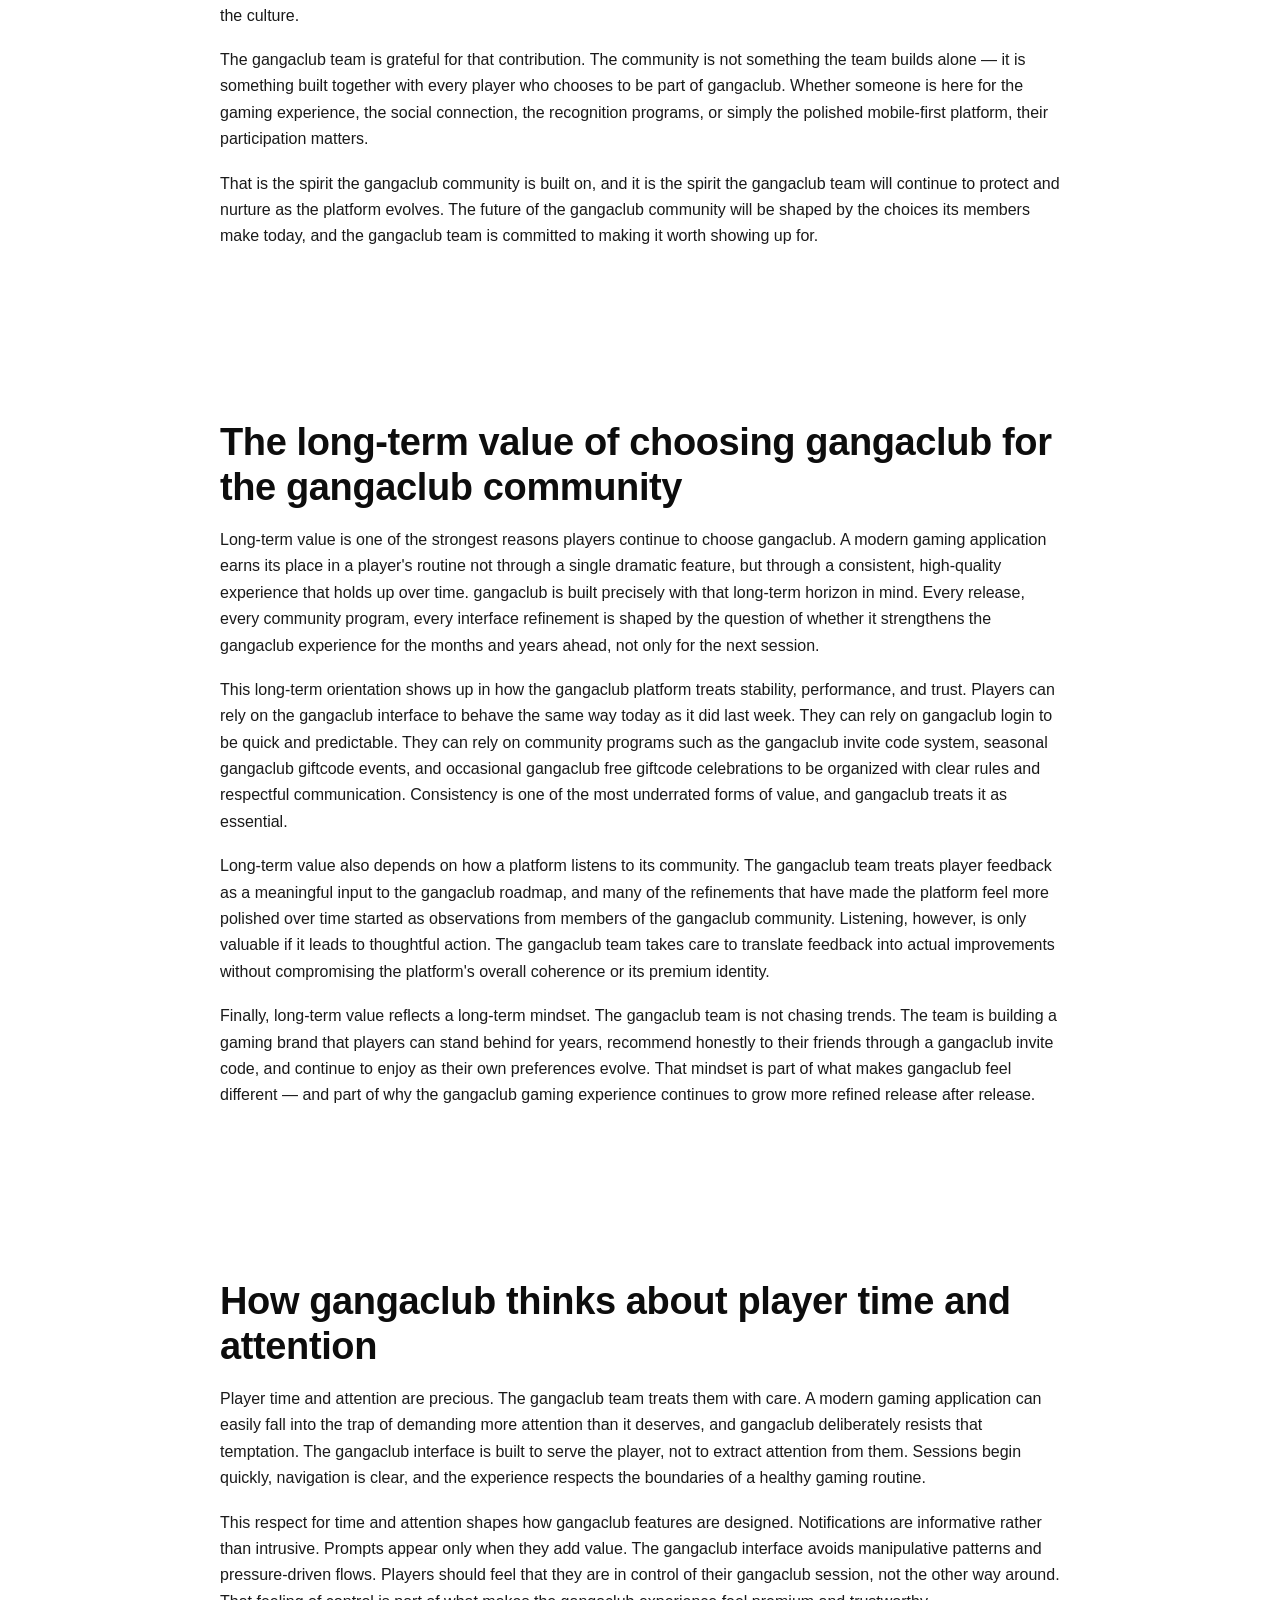
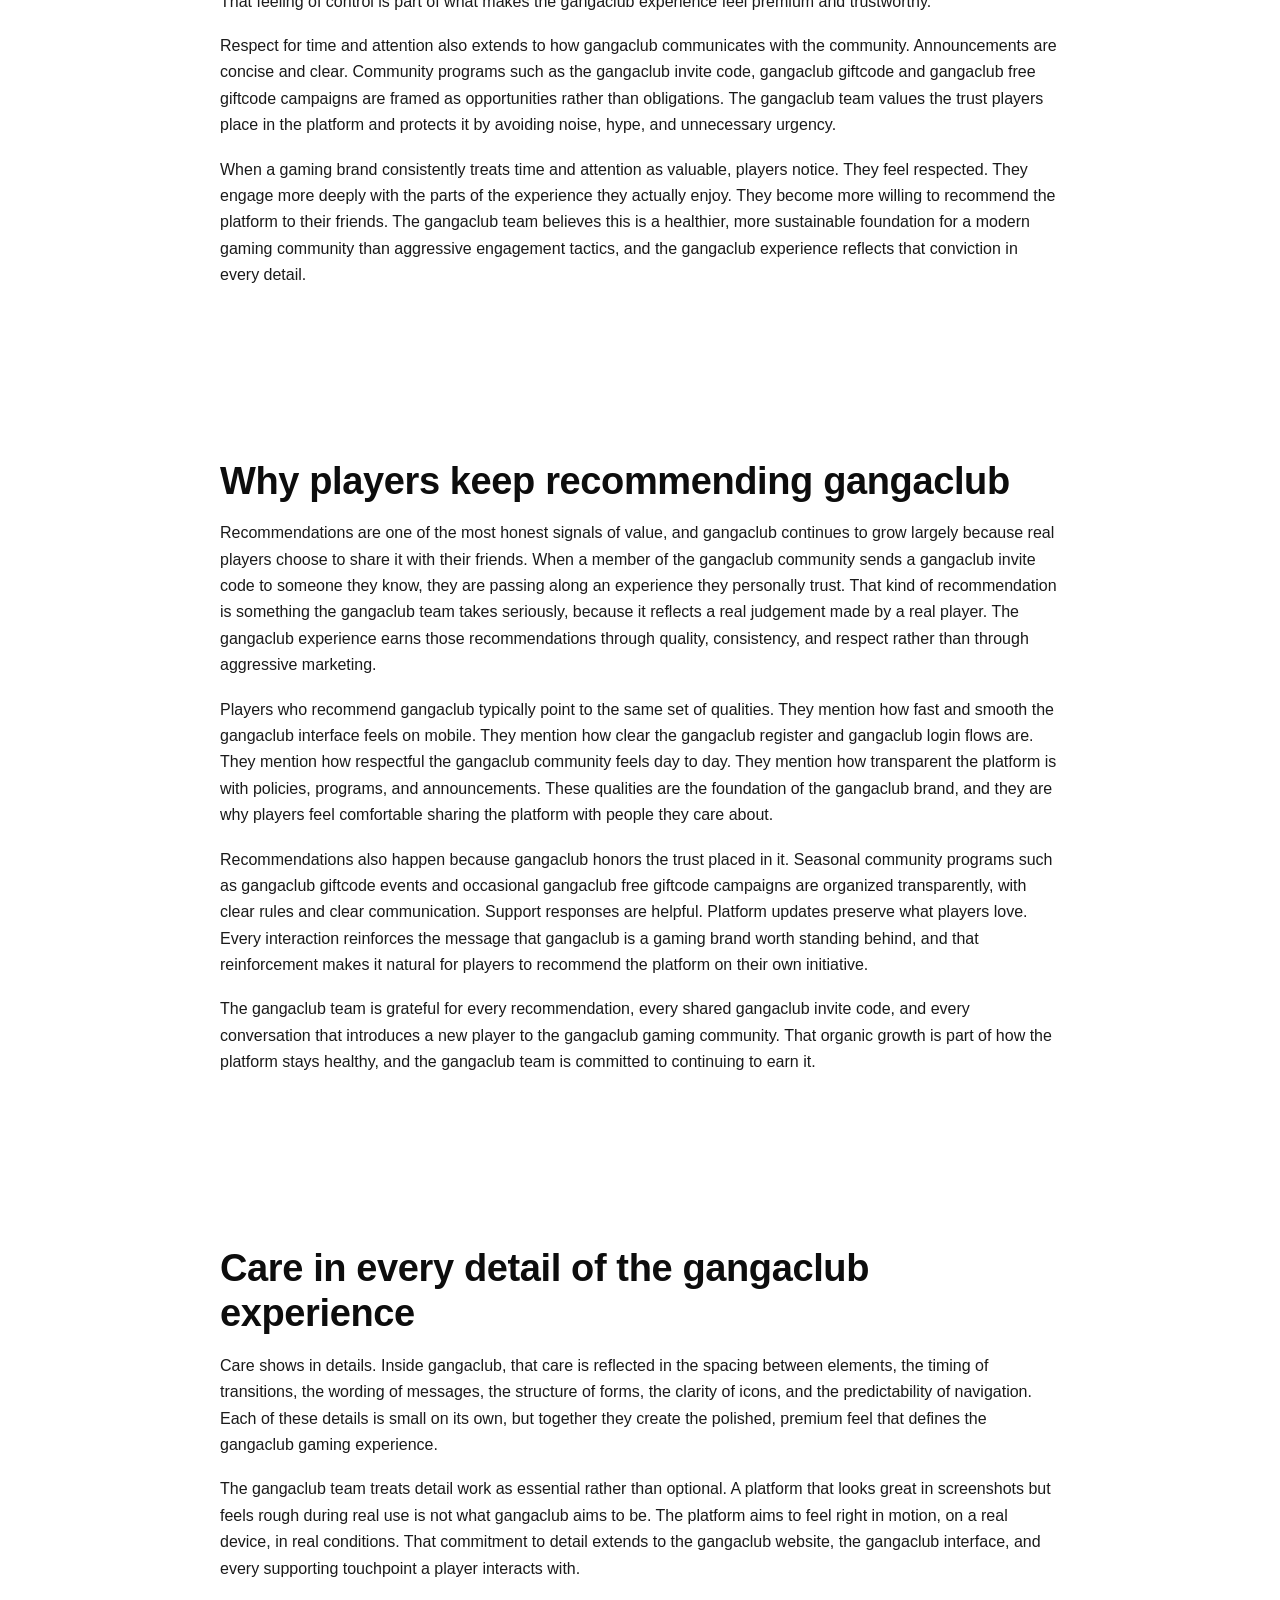
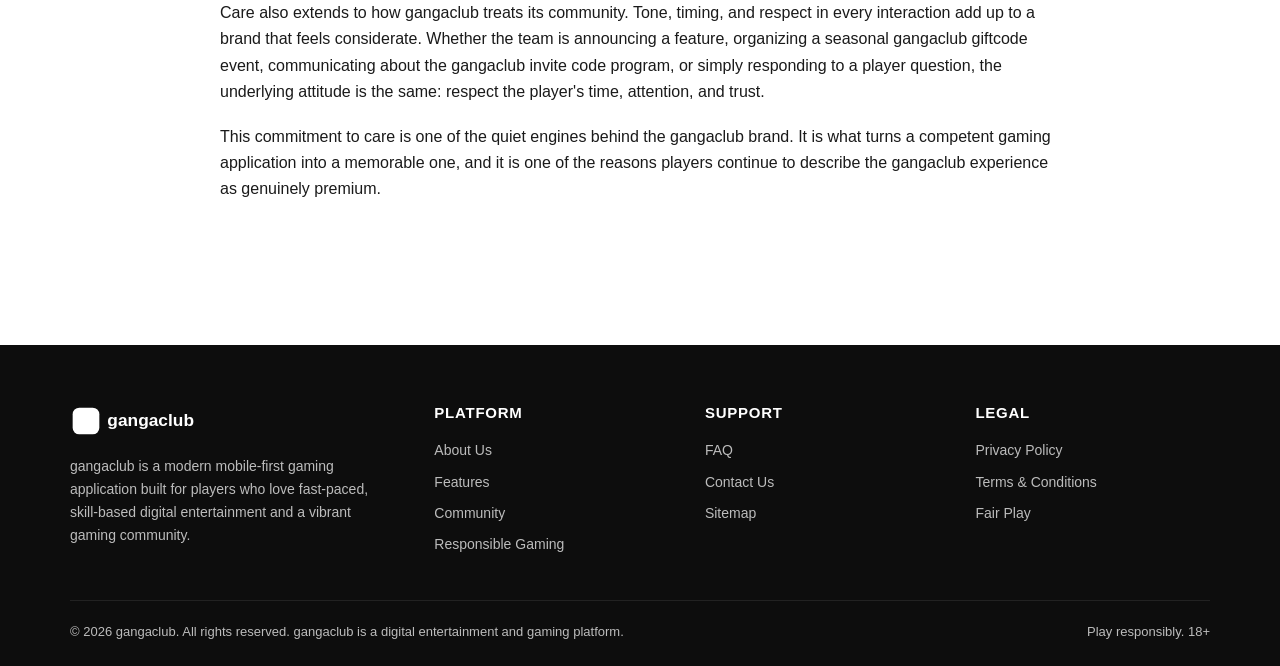
<file: community.html>
<!doctype html>
<html lang="en">
<head>
<meta charset="utf-8">
<meta name="viewport" content="width=device-width,initial-scale=1">
<title>gangaclub Community — A Player-First Gaming Community</title>
<meta name="description" content="Discover the gangaclub community: respectful culture, fair-play values, invite code program and seasonal giftcode events for modern gamers.">
<link rel="canonical" href="https://gangaclub12.net/community.html">
<meta name="robots" content="index,follow,max-image-preview:large">
<meta name="theme-color" content="#e11d2e">
<meta name="author" content="gangaclub">
<meta property="og:type" content="website">
<meta property="og:site_name" content="gangaclub">
<meta property="og:title" content="gangaclub Community — A Player-First Gaming Community">
<meta property="og:description" content="Discover the gangaclub community: respectful culture, fair-play values, invite code program and seasonal giftcode events for modern gamers.">
<meta property="og:url" content="https://gangaclub12.net/community.html">
<meta property="og:image" content="https://gangaclub12.net/assets/app-icon.svg">
<meta name="twitter:card" content="summary_large_image">
<meta name="twitter:title" content="gangaclub Community — A Player-First Gaming Community">
<meta name="twitter:description" content="Discover the gangaclub community: respectful culture, fair-play values, invite code program and seasonal giftcode events for modern gamers.">
<meta name="twitter:image" content="https://gangaclub12.net/assets/app-icon.svg">
<link rel="icon" type="image/svg+xml" href="/assets/favicon.svg">
<link rel="apple-touch-icon" href="/assets/app-icon.svg">
<link rel="stylesheet" href="/assets/style.css">
<link rel="preload" as="image" href="/assets/hero.svg">
<script type="application/ld+json">{"@context": "https://schema.org", "@type": "Organization", "name": "gangaclub", "url": "https://gangaclub12.net", "logo": "https://gangaclub12.net/assets/logo.svg", "description": "gangaclub is a modern mobile-first gaming application and digital entertainment platform built for skill-based gameplay and community participation.", "sameAs": ["https://gangaclub12.net"]}</script>
<script type="application/ld+json">{"@context": "https://schema.org", "@type": "WebSite", "name": "gangaclub", "url": "https://gangaclub12.net", "potentialAction": {"@type": "SearchAction", "target": "https://gangaclub12.net/?q={search_term_string}", "query-input": "required name=search_term_string"}}</script>
<script type="application/ld+json">{"@context": "https://schema.org", "@type": "BreadcrumbList", "itemListElement": [{"@type": "ListItem", "position": 1, "name": "Home", "item": "https://gangaclub12.net/"}, {"@type": "ListItem", "position": 2, "name": "Community", "item": "https://gangaclub12.net/community.html"}]}</script>
</head>
<body>
<a class="skip" href="#main">Skip to main content</a>
<header class="site-header" role="banner">
<div class="container nav">
<a class="brand" href="/" aria-label="gangaclub home">
<img src="/assets/logo.svg" alt="gangaclub gaming app logo" width="160" height="40">
</a>
<button class="nav-toggle" aria-expanded="false" aria-controls="primary-nav" aria-label="Open menu"><span></span><span></span><span></span></button>
<nav aria-label="Primary">
<ul id="primary-nav" class="nav-list">
<li><a href="/">Home</a></li>
<li><a href="/about.html">About</a></li>
<li><a href="/features.html">Features</a></li>
<li><a href="/community.html">Community</a></li>
<li><a href="/responsible-gaming.html">Responsible Gaming</a></li>
<li><a href="/faq.html">FAQ</a></li>
<li><a href="/contact.html">Contact</a></li>
</ul>
</nav>
</div>
</header>
<main id="main">
<section class="page-head"><div class="container"><nav class="breadcrumb" aria-label="Breadcrumb"><a href="/">Home</a> / <span>Community</span></nav><h1>gangaclub Community</h1><p>A respectful, player-first gaming community built around fair play, inclusion, and meaningful recognition.</p></div></section>
<section class="content"><div class="container prose"><h2>A community-first gaming brand</h2><p>gangaclub is, at its heart, a community-driven gaming application. The gangaclub platform brings together players from many regions, backgrounds, and play styles inside a shared, respectful environment. Every part of the gangaclub experience — from gangaclub register to daily gangaclub login routines — is shaped by the understanding that a gaming brand is only as strong as the community around it.</p><p>Building a healthy community takes intention. The gangaclub team invests in community culture the same way it invests in product design: with care, consistency, and a long-term mindset. The result is a gaming environment where players feel welcome, conversations stay respectful, and the platform itself remains an enjoyable place to spend time.</p><h2>Our community principles</h2><h3>Respect first</h3><p>Respect is the foundation of the gangaclub community. Players are expected to treat each other with the same courtesy they would expect in return. The gangaclub platform actively supports respectful interaction through clear guidelines, thoughtful moderation, and a brand voice that consistently models calm, professional behavior.</p><h3>Inclusion</h3><p>gangaclub welcomes players from many places. The community is shaped to feel inclusive, with content, language, and interface choices that are accessible to a wide audience. The gangaclub team believes that a diverse community is a stronger community, and the platform is built to reflect that belief.</p><h3>Fair play</h3><p>Fair play is non-negotiable inside gangaclub. The platform is built around skill-based gameplay and transparent mechanics, and the community is encouraged to embody those same values in every interaction. Fair play makes gaming better for everyone, and gangaclub treats it as a shared community responsibility.</p><h3>Constructive contribution</h3><p>gangaclub values players who contribute constructively — whether by helping newcomers, sharing thoughtful feedback, or simply playing in a way that elevates the community. Constructive contributors help define the culture of the gangaclub platform, and the team continuously looks for ways to recognize them.</p><h2>Community programs</h2><h3>Invite code program</h3><p>The gangaclub invite code program allows existing players to introduce friends to the platform. This community-driven growth model is intentional: it keeps the gangaclub community authentic, friendly, and culturally consistent. Sharing a gangaclub invite code is essentially recommending the gangaclub gaming experience to someone who is likely to enjoy it, and the platform values that personal touch.</p><h3>Seasonal giftcode events</h3><p>From time to time, gangaclub organizes seasonal events that may include a special gangaclub giftcode or a gangaclub free giftcode campaign. These events are run transparently, with clear rules, fair eligibility, and time-limited windows. They are not about gimmicks — they exist to celebrate the community, mark milestones, and thank active members for being part of the gangaclub journey.</p><h3>Player spotlights</h3><p>gangaclub occasionally highlights members of the community who exemplify the platform's values. These player spotlights are a way to recognize contribution, skill, and positive culture inside the gangaclub gaming community. They reinforce the message that good behavior and genuine engagement matter.</p><h2>Community guidelines (overview)</h2><p>To keep the gangaclub community healthy, every member is asked to follow a clear set of guidelines. These guidelines are not designed to be restrictive — they are designed to make the platform a place where everyone can enjoy themselves. The full guidelines are available throughout the gangaclub platform, but the essentials are summarized here.</p><ul><li>Treat every gangaclub member with respect, regardless of background or skill level.</li><li>Play fairly. The gangaclub experience is built on skill-based, transparent gameplay.</li><li>Do not attempt to exploit, manipulate, or undermine the gangaclub platform or its players.</li><li>Keep conversations constructive. Disagreement is fine; harassment is not.</li><li>Respect the privacy of other gangaclub members and the privacy of the platform itself.</li><li>Follow local laws and the gangaclub terms when using the platform.</li><li>Use the gangaclub invite code program responsibly and honestly.</li><li>Help newcomers feel welcome inside the gangaclub gaming community.</li></ul><h2>Moderation and trust</h2><p>gangaclub takes moderation seriously. The platform combines automated tools with human judgement to keep the community healthy. When issues arise, the gangaclub team aims to act fairly, proportionally, and consistently. The goal is never to police every conversation — the goal is to keep the gangaclub environment one where players actively want to spend time.</p><p>Trust is a two-way street. The gangaclub platform earns trust by being transparent about how the community is moderated, what is and is not acceptable, and how decisions are made. In return, the community is asked to trust the platform with the time and energy they invest in it. This mutual trust is one of the reasons gangaclub feels different from less thoughtful gaming brands.</p><h2>Recognizing positive players</h2><p>gangaclub continuously explores new ways to recognize positive players. From community celebrations to thoughtful spotlights, the platform aims to make it clear that good behavior is seen, valued, and appreciated. A gaming brand that only celebrates raw performance misses the point — gangaclub celebrates the full picture, including community contribution, fair play, and culture-building.</p><p>Players who help shape the gangaclub culture in a positive way are part of what makes the platform special. Whether they are introducing friends through a gangaclub invite code, participating in a seasonal gangaclub giftcode event, or simply being a good presence in everyday play, their contribution matters.</p><h2>How to get involved</h2><h3>Join the platform</h3><p>Getting involved with the gangaclub community starts with a simple gangaclub register flow and a quick gangaclub login. From there, the entire gangaclub experience opens up — gameplay, community programs, and ongoing improvements that respond to real player feedback.</p><h3>Invite the right people</h3><p>If you know someone who would enjoy a modern, mobile-first gaming application, sharing your gangaclub invite code is a great way to introduce them. The gangaclub community grows best when it grows through real recommendations between real players.</p><h3>Stay engaged</h3><p>Active engagement is what keeps the gangaclub community vibrant. Participation in seasonal events, thoughtful feedback to the team, and respectful interaction with other players all help shape the future of the gangaclub platform.</p><h2>Looking forward together</h2><p>gangaclub will continue to invest in its community — through better tools, deeper recognition programs, and a sustained focus on respectful culture. The gangaclub team treats the community as a long-term partner in the platform's evolution, and that mindset will not change. Together, the team and the community shape what gangaclub becomes next.</p><p>Whether a player is new, returning, or somewhere in between, the gangaclub community is built to be a place worth coming back to. That is the standard the gangaclub team holds itself to, and it is the standard the community helps uphold every day.</p></div></section><section class="content"><div class="container prose"><h2>What community culture means at gangaclub</h2><p>Community culture at gangaclub is intentional. It is shaped through guidelines, moderation, recognition, and consistent communication from the gangaclub team. The result is a gaming community that feels coherent and welcoming, rather than chaotic or transactional.</p><p>Inside the gangaclub community, players are encouraged to engage with curiosity and respect. Newcomers are met with patience, experienced members are valued, and disruptive behavior is addressed in proportion. The gangaclub team treats culture as something that requires continuous investment, much like product design, and the community reflects that investment.</p><p>Culture also shows up in the tone of in-platform communication. Announcements about new features, the gangaclub invite code program, seasonal gangaclub giftcode events, or occasional gangaclub free giftcode campaigns are written clearly and respectfully. The gangaclub team avoids hype, manipulation, or exaggerated promises. Players notice that consistency, and it strengthens trust in the gangaclub brand.</p></div></section><section class="content"><div class="container prose"><h2>How the invite code program supports authentic growth</h2><p>The gangaclub invite code program is built around a simple idea: the best growth comes from real recommendations. When an existing player shares their gangaclub invite code with a friend, they are passing along an experience they personally trust. That kind of recommendation cannot be manufactured by marketing, and the gangaclub team values it precisely because it is honest.</p><p>To support this kind of growth, the gangaclub invite code system is structured to be transparent and fair. Players who participate know how it works, what is expected, and what to be careful of. The gangaclub team encourages players to share their gangaclub invite code only with people who are genuinely likely to enjoy the gangaclub gaming experience.</p><p>Authentic growth is slower than aggressive growth, but it is also more durable. Communities that grow through real connections tend to stay healthier over time. That is the kind of community the gangaclub team is committed to building, and the gangaclub invite code program is a key part of that commitment.</p></div></section><section class="content"><div class="container prose"><h2>Seasonal events and meaningful recognition</h2><p>Seasonal events inside gangaclub are designed to be meaningful, not noisy. From time to time, the gangaclub team organizes community celebrations that may include a special gangaclub giftcode or an occasional gangaclub free giftcode campaign. These events are time-limited, transparent, and rooted in genuine community moments.</p><p>The purpose of these events is to celebrate the gangaclub community itself — the players who keep showing up, contribute positively, and help shape the platform's culture. They are not about creating constant urgency or pressure. They are about marking real milestones and showing appreciation in tangible ways.</p><p>Recognition at gangaclub takes other forms too. Player spotlights, community appreciation moments, and thoughtful in-platform acknowledgments all reinforce the message that contribution to the gangaclub community matters. The gangaclub team continues to explore new ways to recognize meaningful participation as the platform evolves.</p></div></section><section class="content"><div class="container prose"><h2>Moderation as an act of care</h2><p>Moderation inside gangaclub is treated as an act of care for the community. The goal is not to control conversations — the goal is to keep the gangaclub environment one where players want to spend time. That difference in mindset shapes how moderation decisions are made.</p><p>The gangaclub moderation approach combines clear guidelines with thoughtful human judgement. Edge cases are considered carefully. Repeated patterns are weighted more heavily than one-off mistakes. Consistency is prioritized so that players can trust how decisions are made. The gangaclub team understands that moderation done well is invisible most of the time; it is felt as a healthy community rather than as a series of rules.</p><p>When difficult decisions are required, the gangaclub team aims to act proportionally and respectfully. Players who deserve a second chance are offered one. Players who consistently undermine the gangaclub community are addressed firmly. The aim is always the long-term health of the platform and the well-being of its members.</p></div></section><section class="content"><div class="container prose"><h2>Being part of the gangaclub community</h2><p>Being part of the gangaclub community is, ultimately, a personal choice. Players who join through gangaclub register, return through gangaclub login, and engage with community programs help define what the community becomes. Every respectful comment, every fair-play session, and every welcoming gesture toward a newcomer contributes to the culture.</p><p>The gangaclub team is grateful for that contribution. The community is not something the team builds alone — it is something built together with every player who chooses to be part of gangaclub. Whether someone is here for the gaming experience, the social connection, the recognition programs, or simply the polished mobile-first platform, their participation matters.</p><p>That is the spirit the gangaclub community is built on, and it is the spirit the gangaclub team will continue to protect and nurture as the platform evolves. The future of the gangaclub community will be shaped by the choices its members make today, and the gangaclub team is committed to making it worth showing up for.</p></div></section>
<section class="content"><div class="container prose"><h2>The long-term value of choosing gangaclub for the gangaclub community</h2><p>Long-term value is one of the strongest reasons players continue to choose gangaclub. A modern gaming application earns its place in a player's routine not through a single dramatic feature, but through a consistent, high-quality experience that holds up over time. gangaclub is built precisely with that long-term horizon in mind. Every release, every community program, every interface refinement is shaped by the question of whether it strengthens the gangaclub experience for the months and years ahead, not only for the next session.</p><p>This long-term orientation shows up in how the gangaclub platform treats stability, performance, and trust. Players can rely on the gangaclub interface to behave the same way today as it did last week. They can rely on gangaclub login to be quick and predictable. They can rely on community programs such as the gangaclub invite code system, seasonal gangaclub giftcode events, and occasional gangaclub free giftcode celebrations to be organized with clear rules and respectful communication. Consistency is one of the most underrated forms of value, and gangaclub treats it as essential.</p><p>Long-term value also depends on how a platform listens to its community. The gangaclub team treats player feedback as a meaningful input to the gangaclub roadmap, and many of the refinements that have made the platform feel more polished over time started as observations from members of the gangaclub community. Listening, however, is only valuable if it leads to thoughtful action. The gangaclub team takes care to translate feedback into actual improvements without compromising the platform's overall coherence or its premium identity.</p><p>Finally, long-term value reflects a long-term mindset. The gangaclub team is not chasing trends. The team is building a gaming brand that players can stand behind for years, recommend honestly to their friends through a gangaclub invite code, and continue to enjoy as their own preferences evolve. That mindset is part of what makes gangaclub feel different — and part of why the gangaclub gaming experience continues to grow more refined release after release.</p></div></section>
<section class="content"><div class="container prose"><h2>How gangaclub thinks about player time and attention</h2><p>Player time and attention are precious. The gangaclub team treats them with care. A modern gaming application can easily fall into the trap of demanding more attention than it deserves, and gangaclub deliberately resists that temptation. The gangaclub interface is built to serve the player, not to extract attention from them. Sessions begin quickly, navigation is clear, and the experience respects the boundaries of a healthy gaming routine.</p><p>This respect for time and attention shapes how gangaclub features are designed. Notifications are informative rather than intrusive. Prompts appear only when they add value. The gangaclub interface avoids manipulative patterns and pressure-driven flows. Players should feel that they are in control of their gangaclub session, not the other way around. That feeling of control is part of what makes the gangaclub experience feel premium and trustworthy.</p><p>Respect for time and attention also extends to how gangaclub communicates with the community. Announcements are concise and clear. Community programs such as the gangaclub invite code, gangaclub giftcode and gangaclub free giftcode campaigns are framed as opportunities rather than obligations. The gangaclub team values the trust players place in the platform and protects it by avoiding noise, hype, and unnecessary urgency.</p><p>When a gaming brand consistently treats time and attention as valuable, players notice. They feel respected. They engage more deeply with the parts of the experience they actually enjoy. They become more willing to recommend the platform to their friends. The gangaclub team believes this is a healthier, more sustainable foundation for a modern gaming community than aggressive engagement tactics, and the gangaclub experience reflects that conviction in every detail.</p></div></section>
<section class="content"><div class="container prose"><h2>Why players keep recommending gangaclub</h2><p>Recommendations are one of the most honest signals of value, and gangaclub continues to grow largely because real players choose to share it with their friends. When a member of the gangaclub community sends a gangaclub invite code to someone they know, they are passing along an experience they personally trust. That kind of recommendation is something the gangaclub team takes seriously, because it reflects a real judgement made by a real player. The gangaclub experience earns those recommendations through quality, consistency, and respect rather than through aggressive marketing.</p><p>Players who recommend gangaclub typically point to the same set of qualities. They mention how fast and smooth the gangaclub interface feels on mobile. They mention how clear the gangaclub register and gangaclub login flows are. They mention how respectful the gangaclub community feels day to day. They mention how transparent the platform is with policies, programs, and announcements. These qualities are the foundation of the gangaclub brand, and they are why players feel comfortable sharing the platform with people they care about.</p><p>Recommendations also happen because gangaclub honors the trust placed in it. Seasonal community programs such as gangaclub giftcode events and occasional gangaclub free giftcode campaigns are organized transparently, with clear rules and clear communication. Support responses are helpful. Platform updates preserve what players love. Every interaction reinforces the message that gangaclub is a gaming brand worth standing behind, and that reinforcement makes it natural for players to recommend the platform on their own initiative.</p><p>The gangaclub team is grateful for every recommendation, every shared gangaclub invite code, and every conversation that introduces a new player to the gangaclub gaming community. That organic growth is part of how the platform stays healthy, and the gangaclub team is committed to continuing to earn it.</p></div></section>
<section class="content"><div class="container prose"><h2>Care in every detail of the gangaclub experience</h2><p>Care shows in details. Inside gangaclub, that care is reflected in the spacing between elements, the timing of transitions, the wording of messages, the structure of forms, the clarity of icons, and the predictability of navigation. Each of these details is small on its own, but together they create the polished, premium feel that defines the gangaclub gaming experience.</p><p>The gangaclub team treats detail work as essential rather than optional. A platform that looks great in screenshots but feels rough during real use is not what gangaclub aims to be. The platform aims to feel right in motion, on a real device, in real conditions. That commitment to detail extends to the gangaclub website, the gangaclub interface, and every supporting touchpoint a player interacts with.</p><p>Care also extends to how gangaclub treats its community. Tone, timing, and respect in every interaction add up to a brand that feels considerate. Whether the team is announcing a feature, organizing a seasonal gangaclub giftcode event, communicating about the gangaclub invite code program, or simply responding to a player question, the underlying attitude is the same: respect the player's time, attention, and trust.</p><p>This commitment to care is one of the quiet engines behind the gangaclub brand. It is what turns a competent gaming application into a memorable one, and it is one of the reasons players continue to describe the gangaclub experience as genuinely premium.</p></div></section>
</main>
<footer role="contentinfo">
<div class="container">
<div class="foot-grid">
<div>
<img src="/assets/logo.svg" alt="gangaclub logo" width="160" height="40" style="filter:brightness(0) invert(1);margin-bottom:14px">
<p style="font-size:14px;color:#bcbcbc;max-width:320px">gangaclub is a modern mobile-first gaming application built for players who love fast-paced, skill-based digital entertainment and a vibrant gaming community.</p>
</div>
<div>
<h4>Platform</h4>
<ul>
<li><a href="/about.html">About Us</a></li>
<li><a href="/features.html">Features</a></li>
<li><a href="/community.html">Community</a></li>
<li><a href="/responsible-gaming.html">Responsible Gaming</a></li>
</ul>
</div>
<div>
<h4>Support</h4>
<ul>
<li><a href="/faq.html">FAQ</a></li>
<li><a href="/contact.html">Contact Us</a></li>
<li><a href="/sitemap.html">Sitemap</a></li>
</ul>
</div>
<div>
<h4>Legal</h4>
<ul>
<li><a href="/privacy-policy.html">Privacy Policy</a></li>
<li><a href="/terms.html">Terms &amp; Conditions</a></li>
<li><a href="/responsible-gaming.html">Fair Play</a></li>
</ul>
</div>
</div>
<div class="foot-bot">
<span>&copy; 2026 gangaclub. All rights reserved. gangaclub is a digital entertainment and gaming platform.</span>
<span>Play responsibly. 18+</span>
</div>
</div>
</footer>
<script src="/assets/main.js" defer></script>
</body>
</html>
</file>
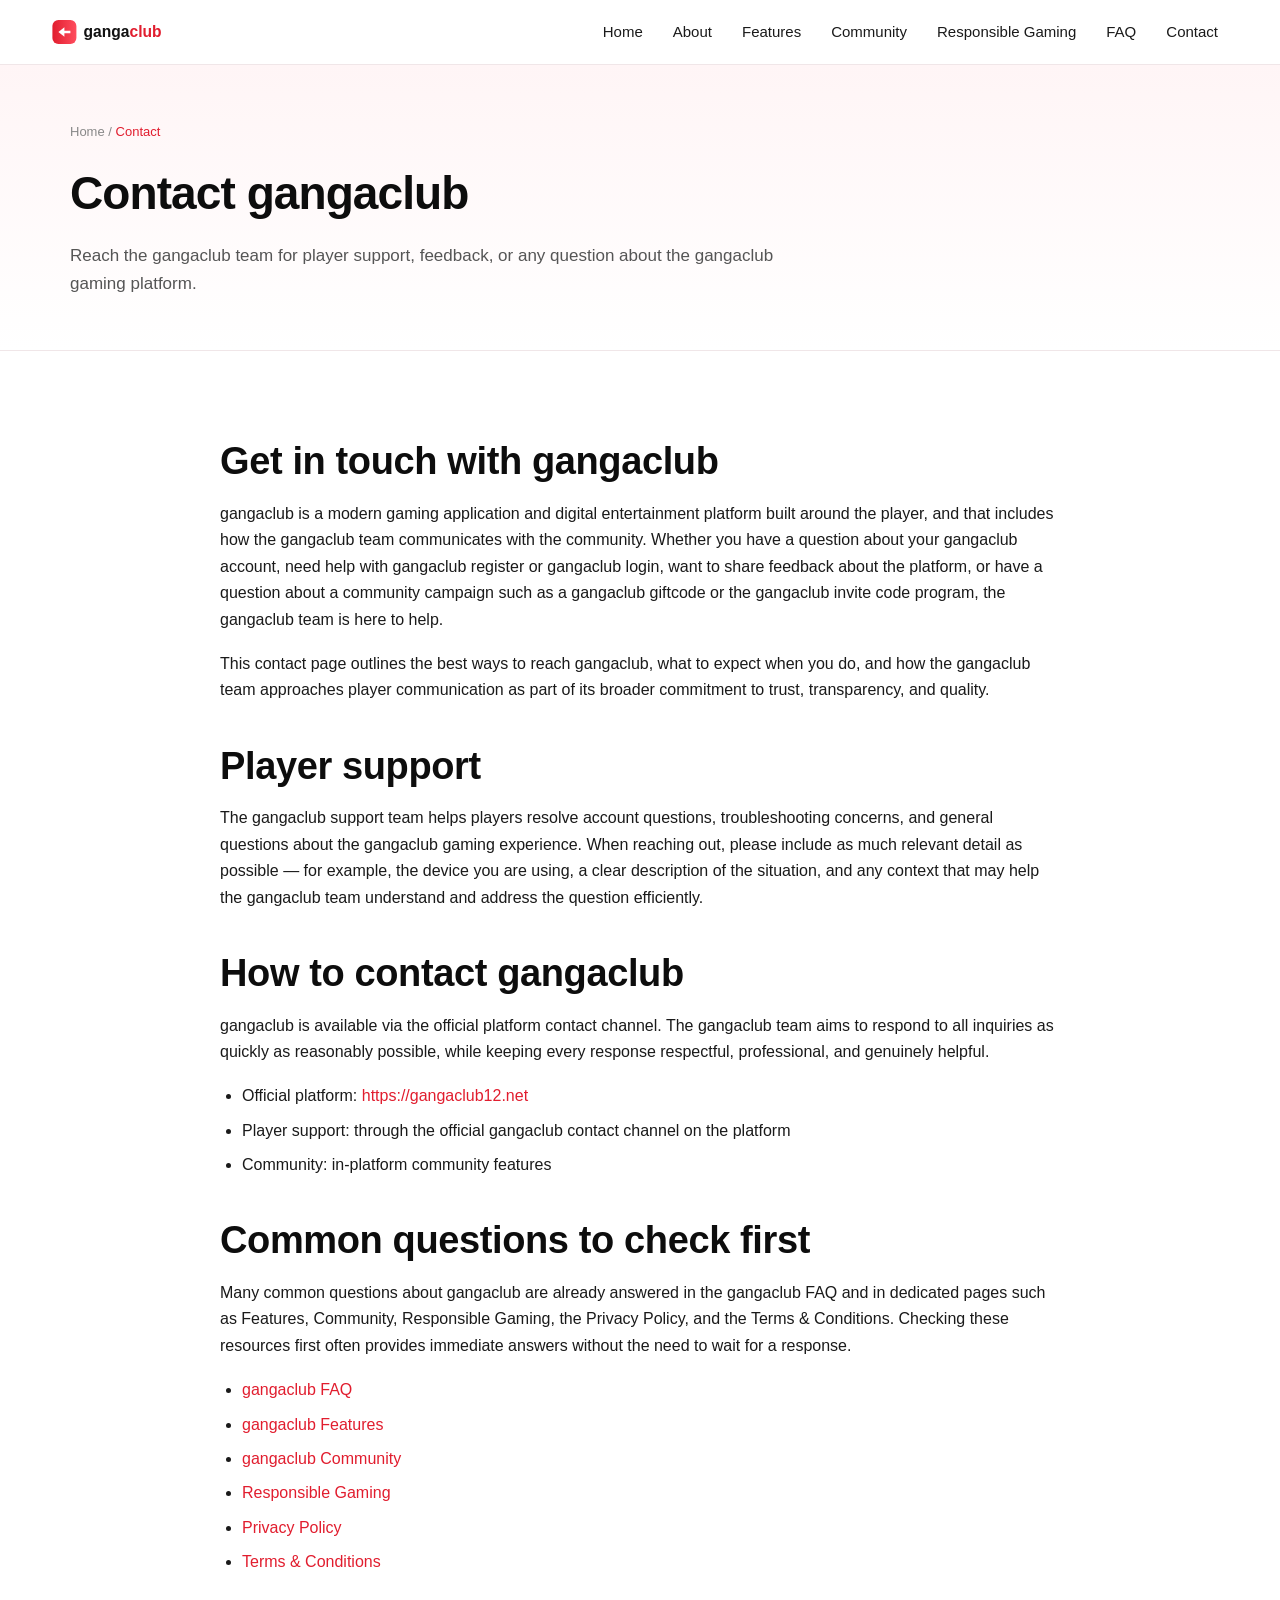
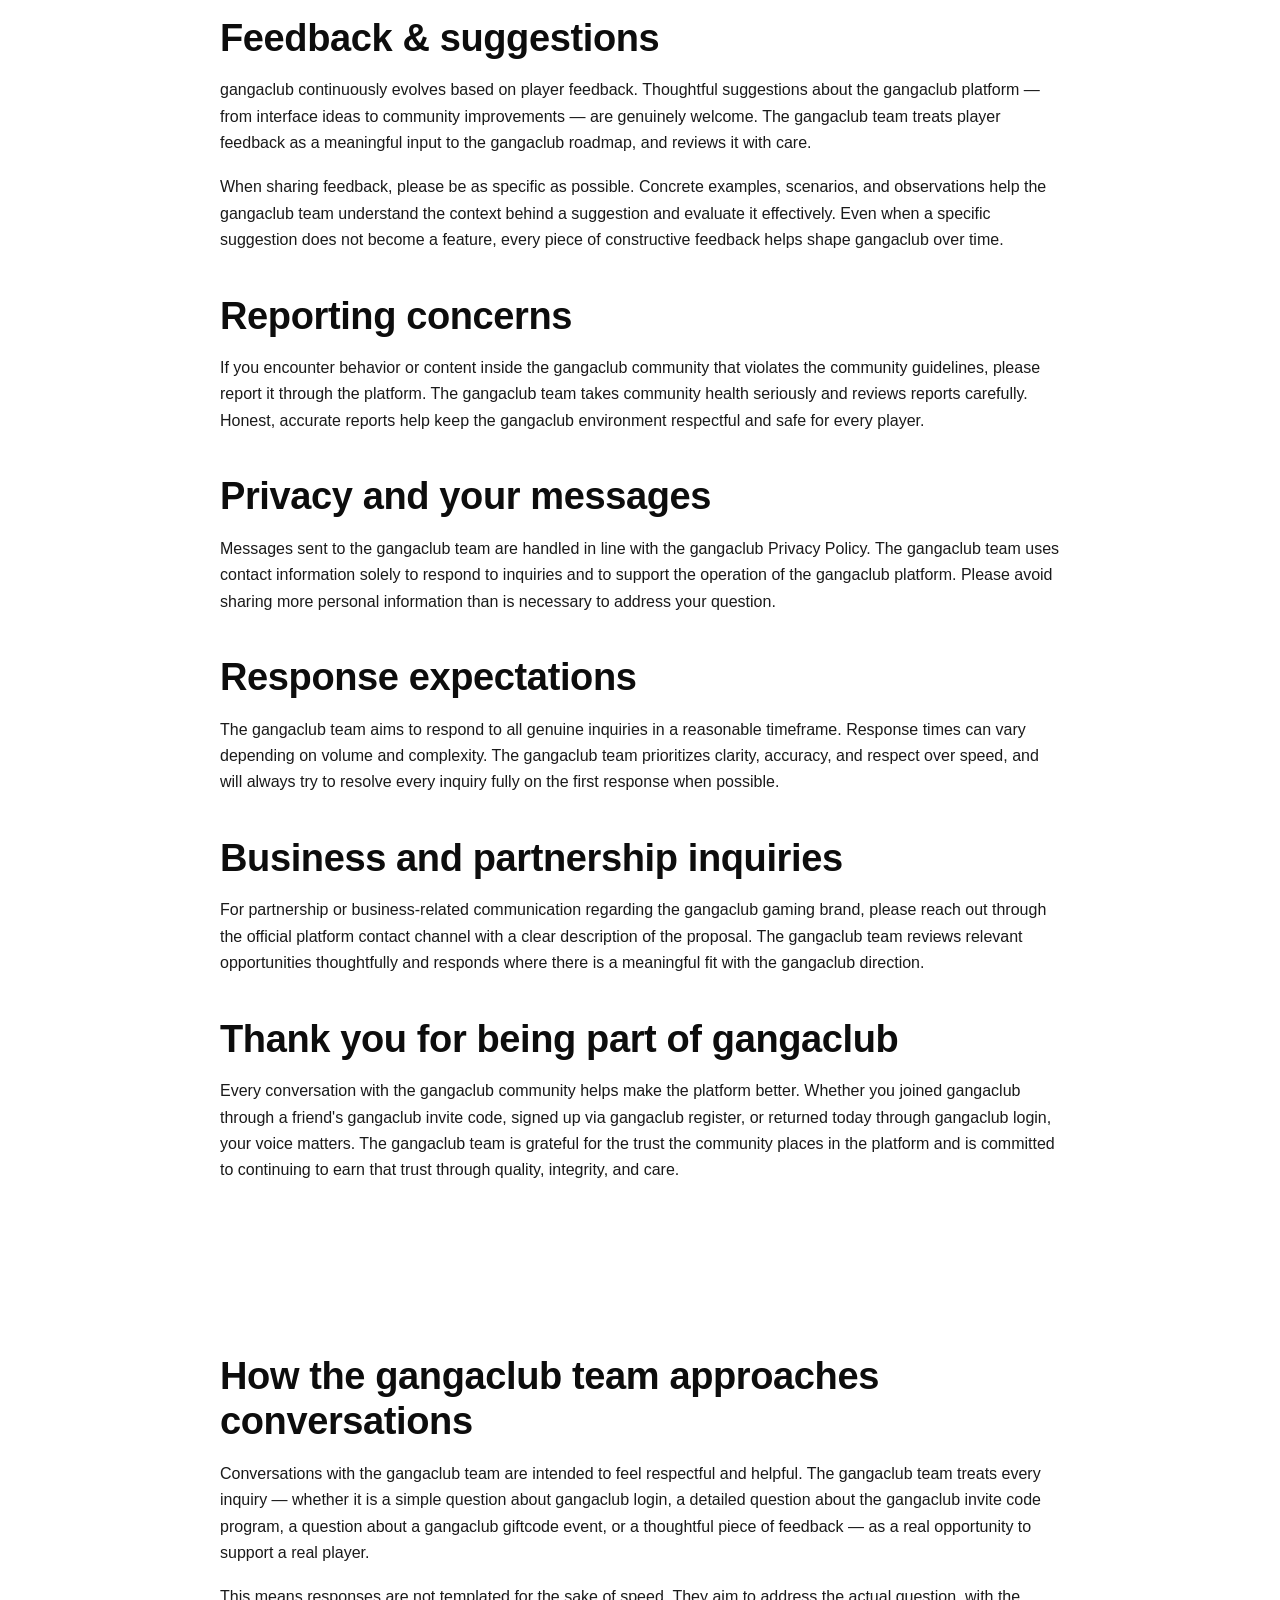
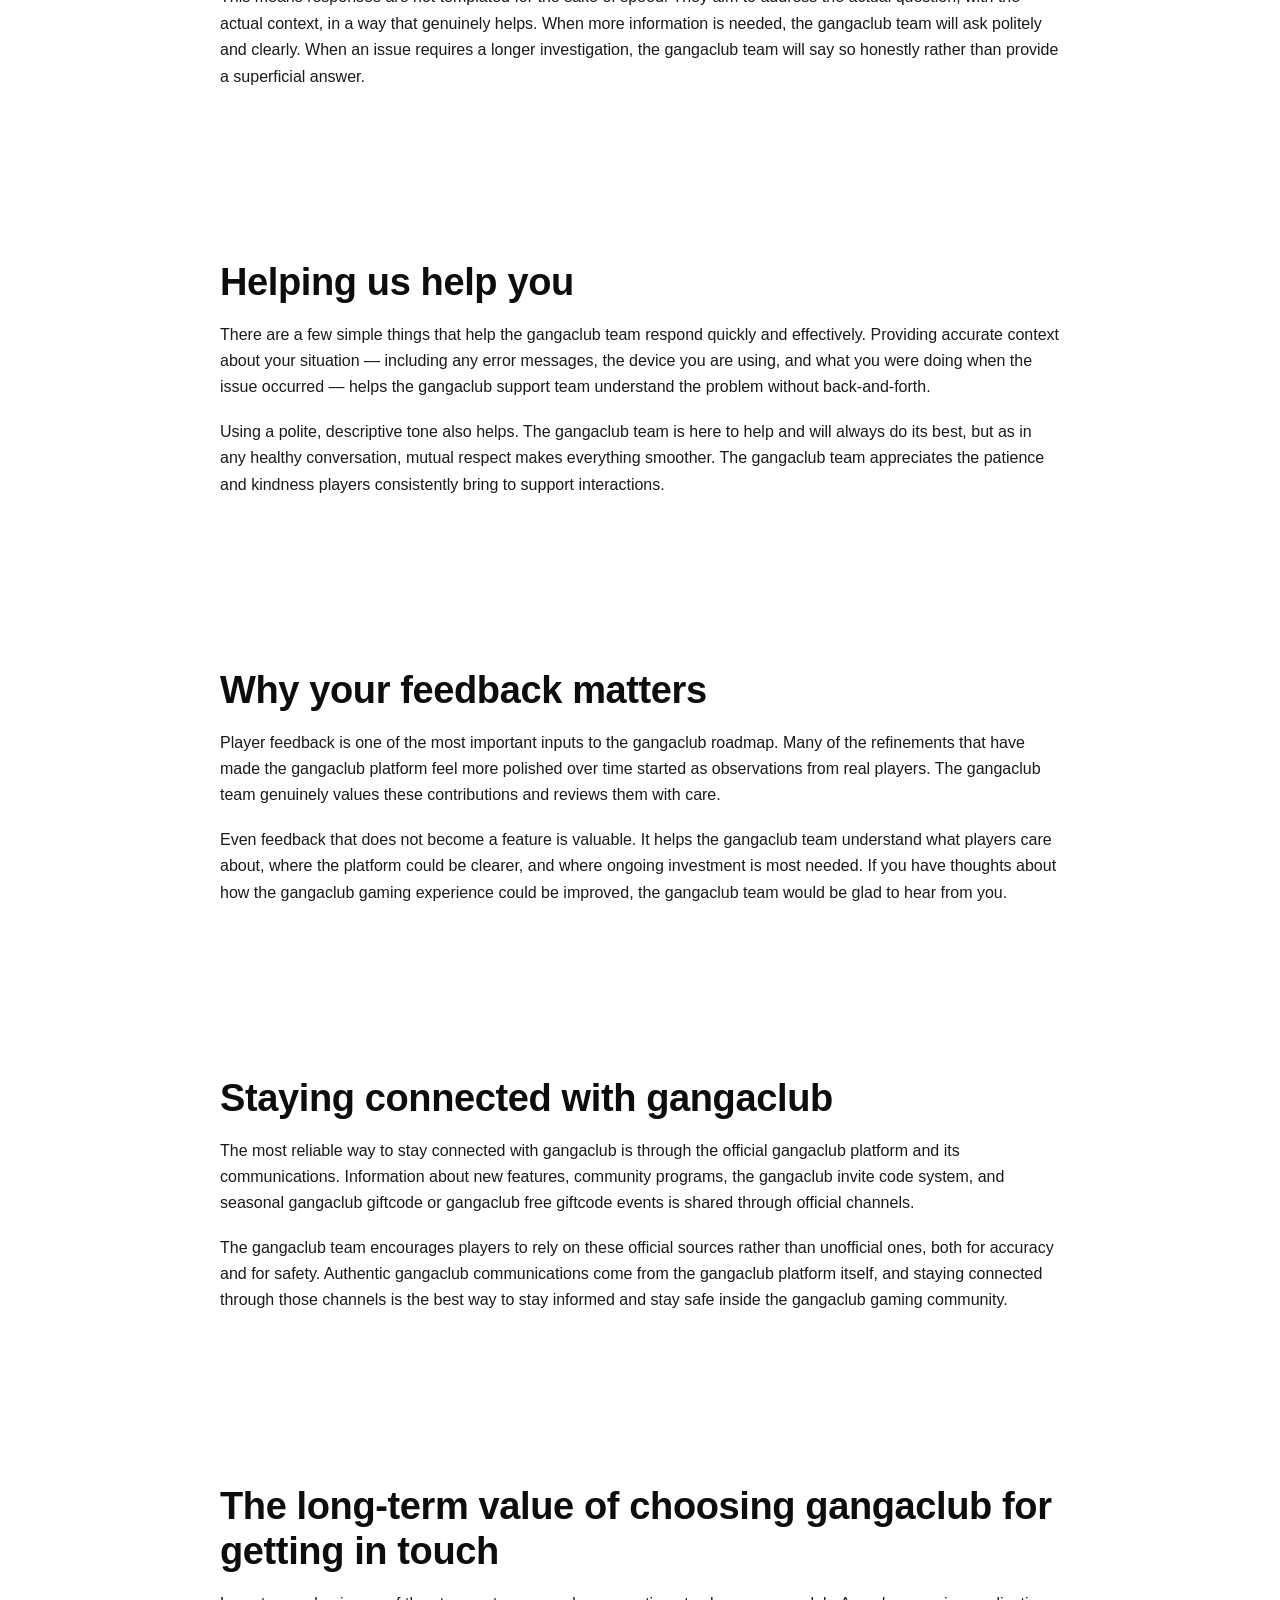
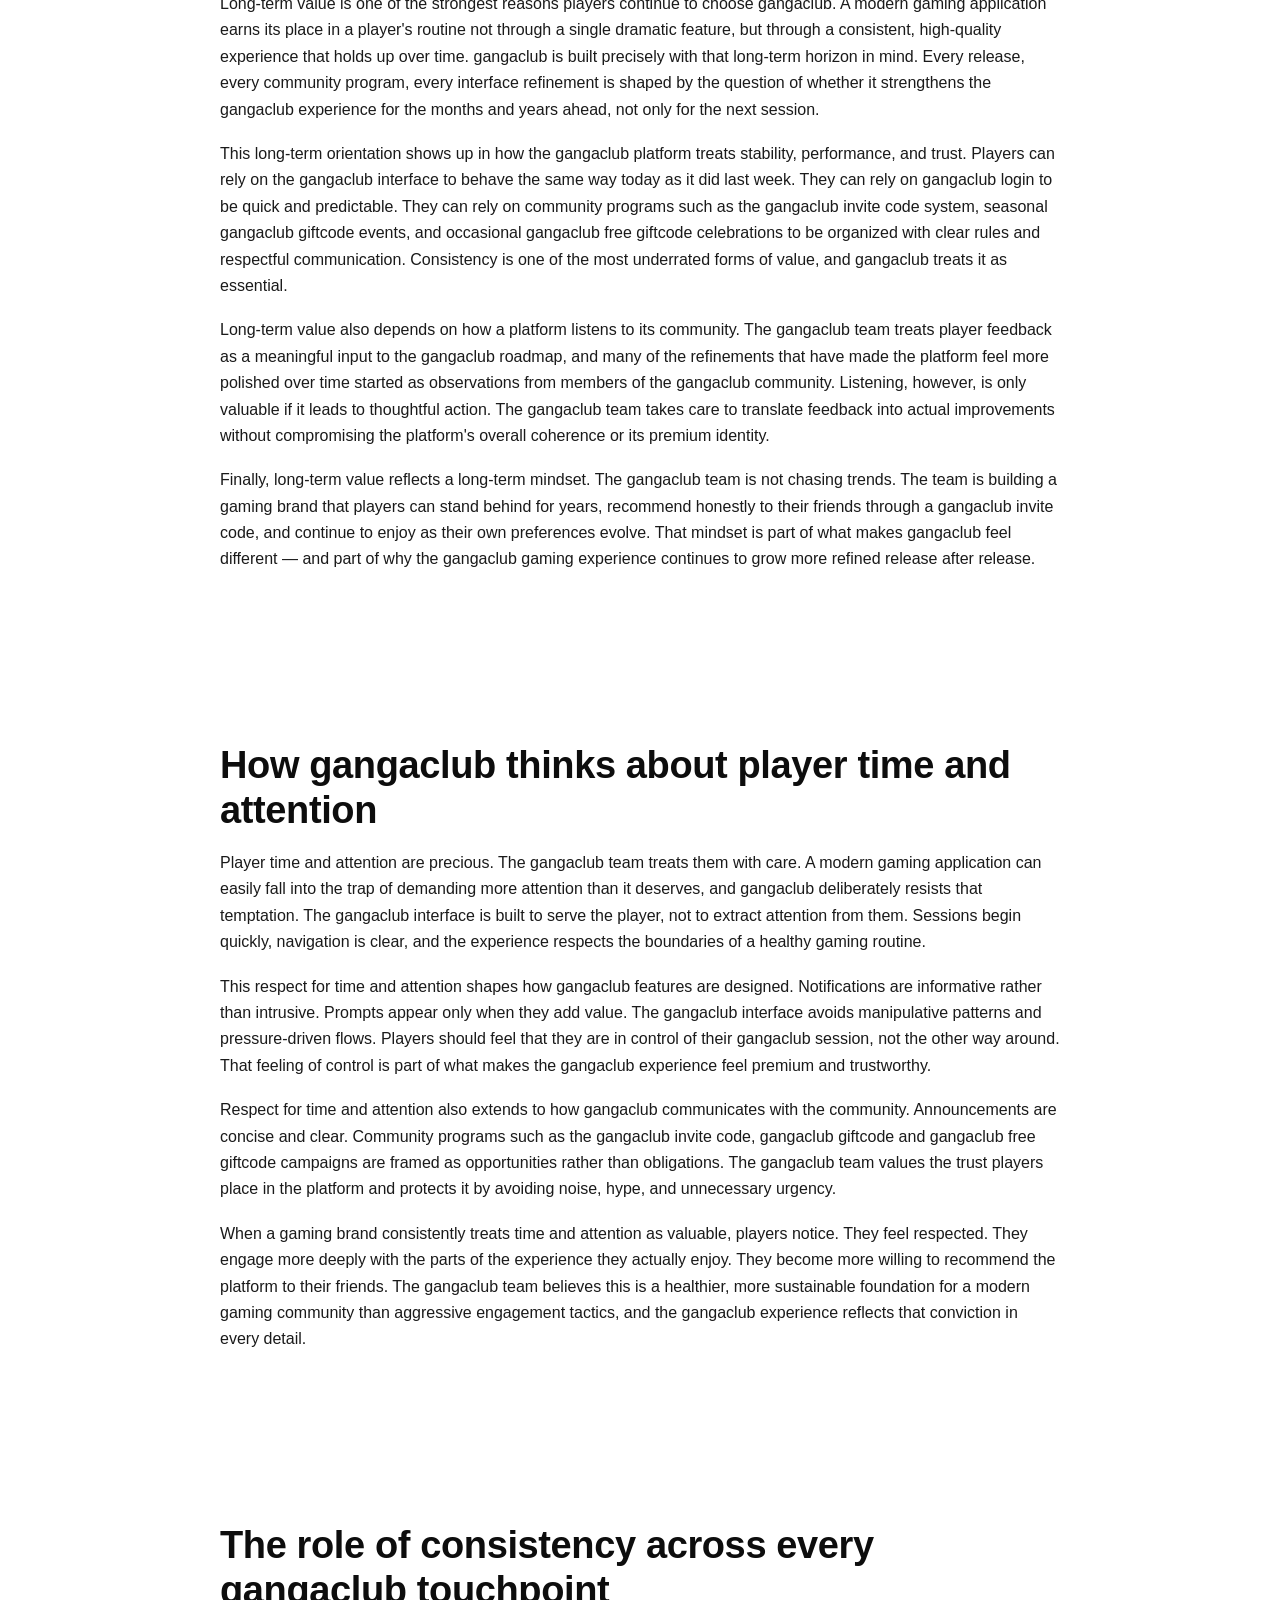
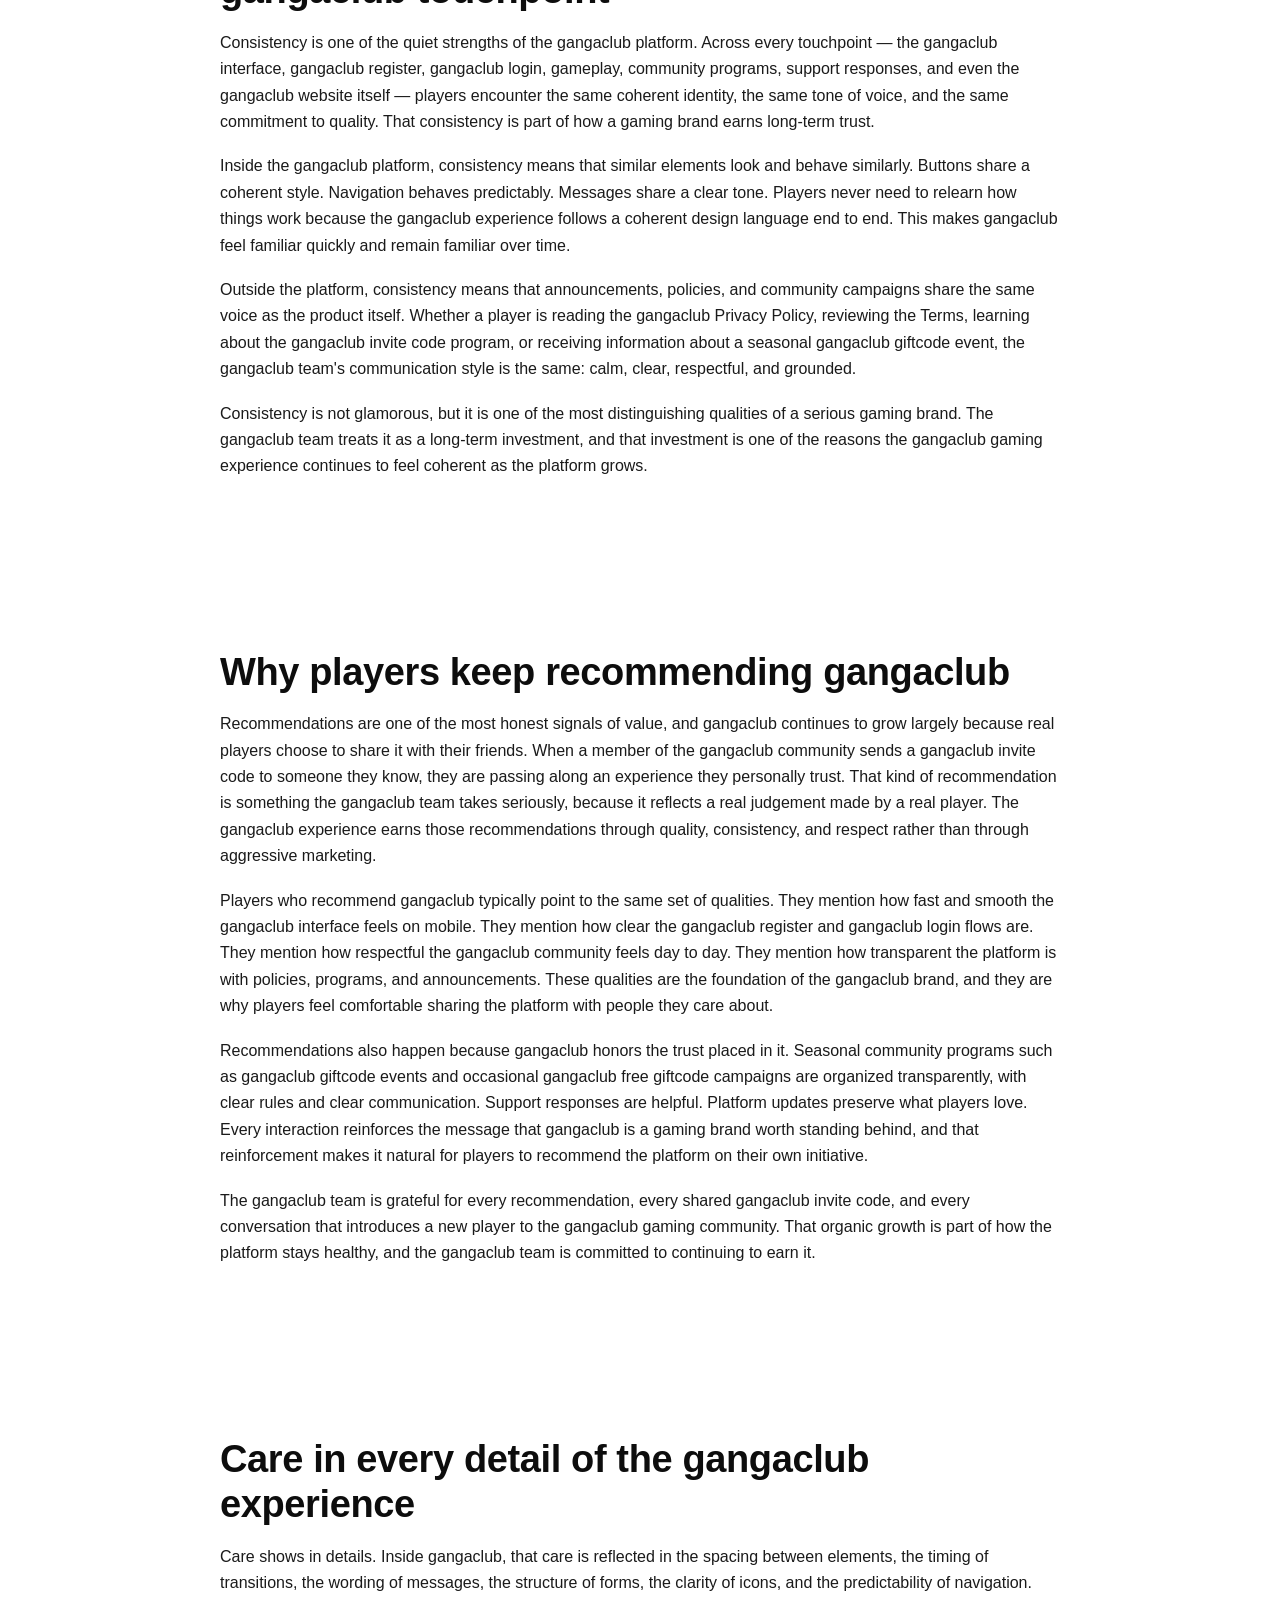
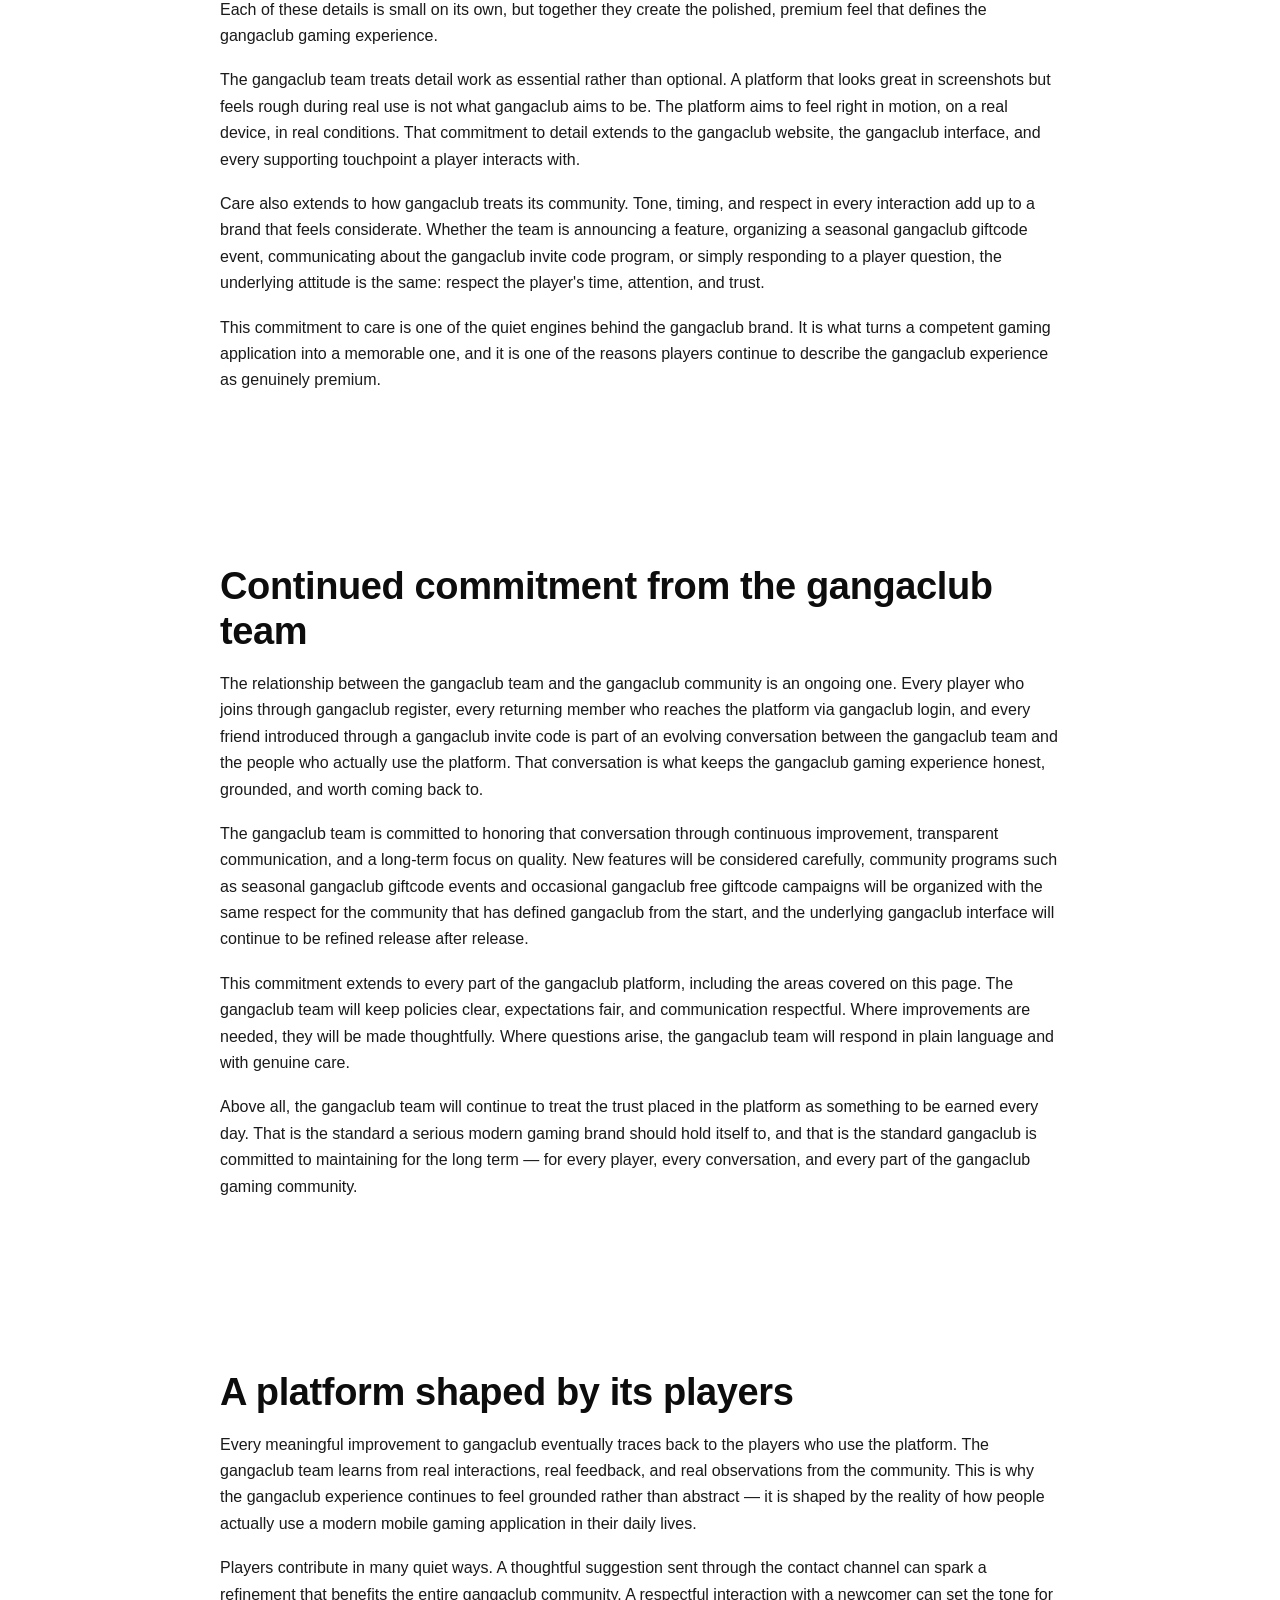
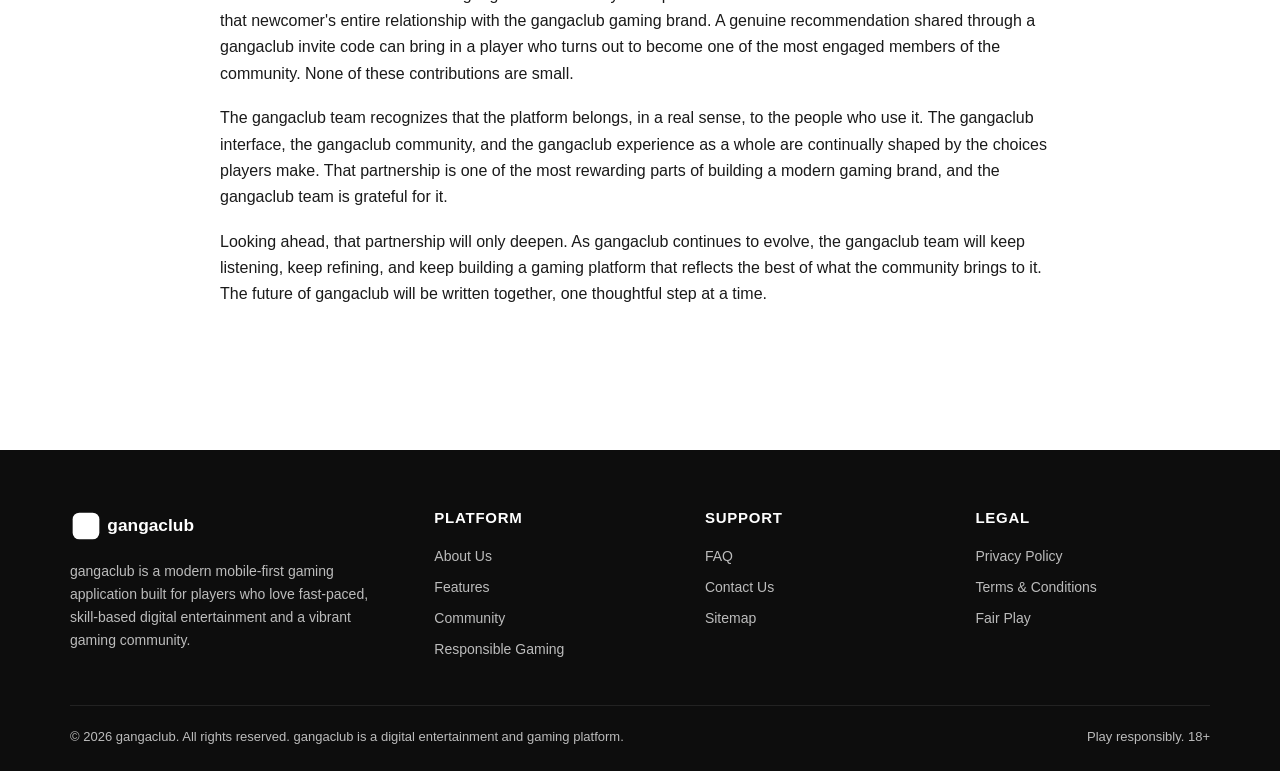
<file: contact.html>
<!doctype html>
<html lang="en">
<head>
<meta charset="utf-8">
<meta name="viewport" content="width=device-width,initial-scale=1">
<title>Contact gangaclub — Player Support & Feedback</title>
<meta name="description" content="Contact the gangaclub team for player support, feedback, partnership inquiries or questions about the gangaclub gaming platform.">
<link rel="canonical" href="https://gangaclub12.net/contact.html">
<meta name="robots" content="index,follow,max-image-preview:large">
<meta name="theme-color" content="#e11d2e">
<meta name="author" content="gangaclub">
<meta property="og:type" content="website">
<meta property="og:site_name" content="gangaclub">
<meta property="og:title" content="Contact gangaclub — Player Support & Feedback">
<meta property="og:description" content="Contact the gangaclub team for player support, feedback, partnership inquiries or questions about the gangaclub gaming platform.">
<meta property="og:url" content="https://gangaclub12.net/contact.html">
<meta property="og:image" content="https://gangaclub12.net/assets/app-icon.svg">
<meta name="twitter:card" content="summary_large_image">
<meta name="twitter:title" content="Contact gangaclub — Player Support & Feedback">
<meta name="twitter:description" content="Contact the gangaclub team for player support, feedback, partnership inquiries or questions about the gangaclub gaming platform.">
<meta name="twitter:image" content="https://gangaclub12.net/assets/app-icon.svg">
<link rel="icon" type="image/svg+xml" href="/assets/favicon.svg">
<link rel="apple-touch-icon" href="/assets/app-icon.svg">
<link rel="stylesheet" href="/assets/style.css">
<link rel="preload" as="image" href="/assets/hero.svg">
<script type="application/ld+json">{"@context": "https://schema.org", "@type": "Organization", "name": "gangaclub", "url": "https://gangaclub12.net", "logo": "https://gangaclub12.net/assets/logo.svg", "description": "gangaclub is a modern mobile-first gaming application and digital entertainment platform built for skill-based gameplay and community participation.", "sameAs": ["https://gangaclub12.net"]}</script>
<script type="application/ld+json">{"@context": "https://schema.org", "@type": "WebSite", "name": "gangaclub", "url": "https://gangaclub12.net", "potentialAction": {"@type": "SearchAction", "target": "https://gangaclub12.net/?q={search_term_string}", "query-input": "required name=search_term_string"}}</script>
<script type="application/ld+json">{"@context": "https://schema.org", "@type": "BreadcrumbList", "itemListElement": [{"@type": "ListItem", "position": 1, "name": "Home", "item": "https://gangaclub12.net/"}, {"@type": "ListItem", "position": 2, "name": "Contact", "item": "https://gangaclub12.net/contact.html"}]}</script>
</head>
<body>
<a class="skip" href="#main">Skip to main content</a>
<header class="site-header" role="banner">
<div class="container nav">
<a class="brand" href="/" aria-label="gangaclub home">
<img src="/assets/logo.svg" alt="gangaclub gaming app logo" width="160" height="40">
</a>
<button class="nav-toggle" aria-expanded="false" aria-controls="primary-nav" aria-label="Open menu"><span></span><span></span><span></span></button>
<nav aria-label="Primary">
<ul id="primary-nav" class="nav-list">
<li><a href="/">Home</a></li>
<li><a href="/about.html">About</a></li>
<li><a href="/features.html">Features</a></li>
<li><a href="/community.html">Community</a></li>
<li><a href="/responsible-gaming.html">Responsible Gaming</a></li>
<li><a href="/faq.html">FAQ</a></li>
<li><a href="/contact.html">Contact</a></li>
</ul>
</nav>
</div>
</header>
<main id="main">
<section class="page-head"><div class="container"><nav class="breadcrumb" aria-label="Breadcrumb"><a href="/">Home</a> / <span>Contact</span></nav><h1>Contact gangaclub</h1><p>Reach the gangaclub team for player support, feedback, or any question about the gangaclub gaming platform.</p></div></section>
<section class="content"><div class="container prose"><h2>Get in touch with gangaclub</h2><p>gangaclub is a modern gaming application and digital entertainment platform built around the player, and that includes how the gangaclub team communicates with the community. Whether you have a question about your gangaclub account, need help with gangaclub register or gangaclub login, want to share feedback about the platform, or have a question about a community campaign such as a gangaclub giftcode or the gangaclub invite code program, the gangaclub team is here to help.</p><p>This contact page outlines the best ways to reach gangaclub, what to expect when you do, and how the gangaclub team approaches player communication as part of its broader commitment to trust, transparency, and quality.</p><h2>Player support</h2><p>The gangaclub support team helps players resolve account questions, troubleshooting concerns, and general questions about the gangaclub gaming experience. When reaching out, please include as much relevant detail as possible — for example, the device you are using, a clear description of the situation, and any context that may help the gangaclub team understand and address the question efficiently.</p><h2>How to contact gangaclub</h2><p>gangaclub is available via the official platform contact channel. The gangaclub team aims to respond to all inquiries as quickly as reasonably possible, while keeping every response respectful, professional, and genuinely helpful.</p><ul><li>Official platform: <a href="https://gangaclub12.net">https://gangaclub12.net</a></li><li>Player support: through the official gangaclub contact channel on the platform</li><li>Community: in-platform community features</li></ul><h2>Common questions to check first</h2><p>Many common questions about gangaclub are already answered in the gangaclub FAQ and in dedicated pages such as Features, Community, Responsible Gaming, the Privacy Policy, and the Terms &amp; Conditions. Checking these resources first often provides immediate answers without the need to wait for a response.</p><ul><li><a href="/faq.html">gangaclub FAQ</a></li><li><a href="/features.html">gangaclub Features</a></li><li><a href="/community.html">gangaclub Community</a></li><li><a href="/responsible-gaming.html">Responsible Gaming</a></li><li><a href="/privacy-policy.html">Privacy Policy</a></li><li><a href="/terms.html">Terms &amp; Conditions</a></li></ul><h2>Feedback &amp; suggestions</h2><p>gangaclub continuously evolves based on player feedback. Thoughtful suggestions about the gangaclub platform — from interface ideas to community improvements — are genuinely welcome. The gangaclub team treats player feedback as a meaningful input to the gangaclub roadmap, and reviews it with care.</p><p>When sharing feedback, please be as specific as possible. Concrete examples, scenarios, and observations help the gangaclub team understand the context behind a suggestion and evaluate it effectively. Even when a specific suggestion does not become a feature, every piece of constructive feedback helps shape gangaclub over time.</p><h2>Reporting concerns</h2><p>If you encounter behavior or content inside the gangaclub community that violates the community guidelines, please report it through the platform. The gangaclub team takes community health seriously and reviews reports carefully. Honest, accurate reports help keep the gangaclub environment respectful and safe for every player.</p><h2>Privacy and your messages</h2><p>Messages sent to the gangaclub team are handled in line with the gangaclub Privacy Policy. The gangaclub team uses contact information solely to respond to inquiries and to support the operation of the gangaclub platform. Please avoid sharing more personal information than is necessary to address your question.</p><h2>Response expectations</h2><p>The gangaclub team aims to respond to all genuine inquiries in a reasonable timeframe. Response times can vary depending on volume and complexity. The gangaclub team prioritizes clarity, accuracy, and respect over speed, and will always try to resolve every inquiry fully on the first response when possible.</p><h2>Business and partnership inquiries</h2><p>For partnership or business-related communication regarding the gangaclub gaming brand, please reach out through the official platform contact channel with a clear description of the proposal. The gangaclub team reviews relevant opportunities thoughtfully and responds where there is a meaningful fit with the gangaclub direction.</p><h2>Thank you for being part of gangaclub</h2><p>Every conversation with the gangaclub community helps make the platform better. Whether you joined gangaclub through a friend's gangaclub invite code, signed up via gangaclub register, or returned today through gangaclub login, your voice matters. The gangaclub team is grateful for the trust the community places in the platform and is committed to continuing to earn that trust through quality, integrity, and care.</p></div></section><section class="content"><div class="container prose"><h2>How the gangaclub team approaches conversations</h2><p>Conversations with the gangaclub team are intended to feel respectful and helpful. The gangaclub team treats every inquiry — whether it is a simple question about gangaclub login, a detailed question about the gangaclub invite code program, a question about a gangaclub giftcode event, or a thoughtful piece of feedback — as a real opportunity to support a real player.</p><p>This means responses are not templated for the sake of speed. They aim to address the actual question, with the actual context, in a way that genuinely helps. When more information is needed, the gangaclub team will ask politely and clearly. When an issue requires a longer investigation, the gangaclub team will say so honestly rather than provide a superficial answer.</p></div></section><section class="content"><div class="container prose"><h2>Helping us help you</h2><p>There are a few simple things that help the gangaclub team respond quickly and effectively. Providing accurate context about your situation — including any error messages, the device you are using, and what you were doing when the issue occurred — helps the gangaclub support team understand the problem without back-and-forth.</p><p>Using a polite, descriptive tone also helps. The gangaclub team is here to help and will always do its best, but as in any healthy conversation, mutual respect makes everything smoother. The gangaclub team appreciates the patience and kindness players consistently bring to support interactions.</p></div></section><section class="content"><div class="container prose"><h2>Why your feedback matters</h2><p>Player feedback is one of the most important inputs to the gangaclub roadmap. Many of the refinements that have made the gangaclub platform feel more polished over time started as observations from real players. The gangaclub team genuinely values these contributions and reviews them with care.</p><p>Even feedback that does not become a feature is valuable. It helps the gangaclub team understand what players care about, where the platform could be clearer, and where ongoing investment is most needed. If you have thoughts about how the gangaclub gaming experience could be improved, the gangaclub team would be glad to hear from you.</p></div></section><section class="content"><div class="container prose"><h2>Staying connected with gangaclub</h2><p>The most reliable way to stay connected with gangaclub is through the official gangaclub platform and its communications. Information about new features, community programs, the gangaclub invite code system, and seasonal gangaclub giftcode or gangaclub free giftcode events is shared through official channels.</p><p>The gangaclub team encourages players to rely on these official sources rather than unofficial ones, both for accuracy and for safety. Authentic gangaclub communications come from the gangaclub platform itself, and staying connected through those channels is the best way to stay informed and stay safe inside the gangaclub gaming community.</p></div></section>
<section class="content"><div class="container prose"><h2>The long-term value of choosing gangaclub for getting in touch</h2><p>Long-term value is one of the strongest reasons players continue to choose gangaclub. A modern gaming application earns its place in a player's routine not through a single dramatic feature, but through a consistent, high-quality experience that holds up over time. gangaclub is built precisely with that long-term horizon in mind. Every release, every community program, every interface refinement is shaped by the question of whether it strengthens the gangaclub experience for the months and years ahead, not only for the next session.</p><p>This long-term orientation shows up in how the gangaclub platform treats stability, performance, and trust. Players can rely on the gangaclub interface to behave the same way today as it did last week. They can rely on gangaclub login to be quick and predictable. They can rely on community programs such as the gangaclub invite code system, seasonal gangaclub giftcode events, and occasional gangaclub free giftcode celebrations to be organized with clear rules and respectful communication. Consistency is one of the most underrated forms of value, and gangaclub treats it as essential.</p><p>Long-term value also depends on how a platform listens to its community. The gangaclub team treats player feedback as a meaningful input to the gangaclub roadmap, and many of the refinements that have made the platform feel more polished over time started as observations from members of the gangaclub community. Listening, however, is only valuable if it leads to thoughtful action. The gangaclub team takes care to translate feedback into actual improvements without compromising the platform's overall coherence or its premium identity.</p><p>Finally, long-term value reflects a long-term mindset. The gangaclub team is not chasing trends. The team is building a gaming brand that players can stand behind for years, recommend honestly to their friends through a gangaclub invite code, and continue to enjoy as their own preferences evolve. That mindset is part of what makes gangaclub feel different — and part of why the gangaclub gaming experience continues to grow more refined release after release.</p></div></section>
<section class="content"><div class="container prose"><h2>How gangaclub thinks about player time and attention</h2><p>Player time and attention are precious. The gangaclub team treats them with care. A modern gaming application can easily fall into the trap of demanding more attention than it deserves, and gangaclub deliberately resists that temptation. The gangaclub interface is built to serve the player, not to extract attention from them. Sessions begin quickly, navigation is clear, and the experience respects the boundaries of a healthy gaming routine.</p><p>This respect for time and attention shapes how gangaclub features are designed. Notifications are informative rather than intrusive. Prompts appear only when they add value. The gangaclub interface avoids manipulative patterns and pressure-driven flows. Players should feel that they are in control of their gangaclub session, not the other way around. That feeling of control is part of what makes the gangaclub experience feel premium and trustworthy.</p><p>Respect for time and attention also extends to how gangaclub communicates with the community. Announcements are concise and clear. Community programs such as the gangaclub invite code, gangaclub giftcode and gangaclub free giftcode campaigns are framed as opportunities rather than obligations. The gangaclub team values the trust players place in the platform and protects it by avoiding noise, hype, and unnecessary urgency.</p><p>When a gaming brand consistently treats time and attention as valuable, players notice. They feel respected. They engage more deeply with the parts of the experience they actually enjoy. They become more willing to recommend the platform to their friends. The gangaclub team believes this is a healthier, more sustainable foundation for a modern gaming community than aggressive engagement tactics, and the gangaclub experience reflects that conviction in every detail.</p></div></section>
<section class="content"><div class="container prose"><h2>The role of consistency across every gangaclub touchpoint</h2><p>Consistency is one of the quiet strengths of the gangaclub platform. Across every touchpoint — the gangaclub interface, gangaclub register, gangaclub login, gameplay, community programs, support responses, and even the gangaclub website itself — players encounter the same coherent identity, the same tone of voice, and the same commitment to quality. That consistency is part of how a gaming brand earns long-term trust.</p><p>Inside the gangaclub platform, consistency means that similar elements look and behave similarly. Buttons share a coherent style. Navigation behaves predictably. Messages share a clear tone. Players never need to relearn how things work because the gangaclub experience follows a coherent design language end to end. This makes gangaclub feel familiar quickly and remain familiar over time.</p><p>Outside the platform, consistency means that announcements, policies, and community campaigns share the same voice as the product itself. Whether a player is reading the gangaclub Privacy Policy, reviewing the Terms, learning about the gangaclub invite code program, or receiving information about a seasonal gangaclub giftcode event, the gangaclub team's communication style is the same: calm, clear, respectful, and grounded.</p><p>Consistency is not glamorous, but it is one of the most distinguishing qualities of a serious gaming brand. The gangaclub team treats it as a long-term investment, and that investment is one of the reasons the gangaclub gaming experience continues to feel coherent as the platform grows.</p></div></section>
<section class="content"><div class="container prose"><h2>Why players keep recommending gangaclub</h2><p>Recommendations are one of the most honest signals of value, and gangaclub continues to grow largely because real players choose to share it with their friends. When a member of the gangaclub community sends a gangaclub invite code to someone they know, they are passing along an experience they personally trust. That kind of recommendation is something the gangaclub team takes seriously, because it reflects a real judgement made by a real player. The gangaclub experience earns those recommendations through quality, consistency, and respect rather than through aggressive marketing.</p><p>Players who recommend gangaclub typically point to the same set of qualities. They mention how fast and smooth the gangaclub interface feels on mobile. They mention how clear the gangaclub register and gangaclub login flows are. They mention how respectful the gangaclub community feels day to day. They mention how transparent the platform is with policies, programs, and announcements. These qualities are the foundation of the gangaclub brand, and they are why players feel comfortable sharing the platform with people they care about.</p><p>Recommendations also happen because gangaclub honors the trust placed in it. Seasonal community programs such as gangaclub giftcode events and occasional gangaclub free giftcode campaigns are organized transparently, with clear rules and clear communication. Support responses are helpful. Platform updates preserve what players love. Every interaction reinforces the message that gangaclub is a gaming brand worth standing behind, and that reinforcement makes it natural for players to recommend the platform on their own initiative.</p><p>The gangaclub team is grateful for every recommendation, every shared gangaclub invite code, and every conversation that introduces a new player to the gangaclub gaming community. That organic growth is part of how the platform stays healthy, and the gangaclub team is committed to continuing to earn it.</p></div></section>
<section class="content"><div class="container prose"><h2>Care in every detail of the gangaclub experience</h2><p>Care shows in details. Inside gangaclub, that care is reflected in the spacing between elements, the timing of transitions, the wording of messages, the structure of forms, the clarity of icons, and the predictability of navigation. Each of these details is small on its own, but together they create the polished, premium feel that defines the gangaclub gaming experience.</p><p>The gangaclub team treats detail work as essential rather than optional. A platform that looks great in screenshots but feels rough during real use is not what gangaclub aims to be. The platform aims to feel right in motion, on a real device, in real conditions. That commitment to detail extends to the gangaclub website, the gangaclub interface, and every supporting touchpoint a player interacts with.</p><p>Care also extends to how gangaclub treats its community. Tone, timing, and respect in every interaction add up to a brand that feels considerate. Whether the team is announcing a feature, organizing a seasonal gangaclub giftcode event, communicating about the gangaclub invite code program, or simply responding to a player question, the underlying attitude is the same: respect the player's time, attention, and trust.</p><p>This commitment to care is one of the quiet engines behind the gangaclub brand. It is what turns a competent gaming application into a memorable one, and it is one of the reasons players continue to describe the gangaclub experience as genuinely premium.</p></div></section>
<section class="content"><div class="container prose"><h2>Continued commitment from the gangaclub team</h2><p>The relationship between the gangaclub team and the gangaclub community is an ongoing one. Every player who joins through gangaclub register, every returning member who reaches the platform via gangaclub login, and every friend introduced through a gangaclub invite code is part of an evolving conversation between the gangaclub team and the people who actually use the platform. That conversation is what keeps the gangaclub gaming experience honest, grounded, and worth coming back to.</p><p>The gangaclub team is committed to honoring that conversation through continuous improvement, transparent communication, and a long-term focus on quality. New features will be considered carefully, community programs such as seasonal gangaclub giftcode events and occasional gangaclub free giftcode campaigns will be organized with the same respect for the community that has defined gangaclub from the start, and the underlying gangaclub interface will continue to be refined release after release.</p><p>This commitment extends to every part of the gangaclub platform, including the areas covered on this page. The gangaclub team will keep policies clear, expectations fair, and communication respectful. Where improvements are needed, they will be made thoughtfully. Where questions arise, the gangaclub team will respond in plain language and with genuine care.</p><p>Above all, the gangaclub team will continue to treat the trust placed in the platform as something to be earned every day. That is the standard a serious modern gaming brand should hold itself to, and that is the standard gangaclub is committed to maintaining for the long term — for every player, every conversation, and every part of the gangaclub gaming community.</p></div></section>
<section class="content"><div class="container prose"><h2>A platform shaped by its players</h2><p>Every meaningful improvement to gangaclub eventually traces back to the players who use the platform. The gangaclub team learns from real interactions, real feedback, and real observations from the community. This is why the gangaclub experience continues to feel grounded rather than abstract — it is shaped by the reality of how people actually use a modern mobile gaming application in their daily lives.</p><p>Players contribute in many quiet ways. A thoughtful suggestion sent through the contact channel can spark a refinement that benefits the entire gangaclub community. A respectful interaction with a newcomer can set the tone for that newcomer's entire relationship with the gangaclub gaming brand. A genuine recommendation shared through a gangaclub invite code can bring in a player who turns out to become one of the most engaged members of the community. None of these contributions are small.</p><p>The gangaclub team recognizes that the platform belongs, in a real sense, to the people who use it. The gangaclub interface, the gangaclub community, and the gangaclub experience as a whole are continually shaped by the choices players make. That partnership is one of the most rewarding parts of building a modern gaming brand, and the gangaclub team is grateful for it.</p><p>Looking ahead, that partnership will only deepen. As gangaclub continues to evolve, the gangaclub team will keep listening, keep refining, and keep building a gaming platform that reflects the best of what the community brings to it. The future of gangaclub will be written together, one thoughtful step at a time.</p></div></section>
</main>
<footer role="contentinfo">
<div class="container">
<div class="foot-grid">
<div>
<img src="/assets/logo.svg" alt="gangaclub logo" width="160" height="40" style="filter:brightness(0) invert(1);margin-bottom:14px">
<p style="font-size:14px;color:#bcbcbc;max-width:320px">gangaclub is a modern mobile-first gaming application built for players who love fast-paced, skill-based digital entertainment and a vibrant gaming community.</p>
</div>
<div>
<h4>Platform</h4>
<ul>
<li><a href="/about.html">About Us</a></li>
<li><a href="/features.html">Features</a></li>
<li><a href="/community.html">Community</a></li>
<li><a href="/responsible-gaming.html">Responsible Gaming</a></li>
</ul>
</div>
<div>
<h4>Support</h4>
<ul>
<li><a href="/faq.html">FAQ</a></li>
<li><a href="/contact.html">Contact Us</a></li>
<li><a href="/sitemap.html">Sitemap</a></li>
</ul>
</div>
<div>
<h4>Legal</h4>
<ul>
<li><a href="/privacy-policy.html">Privacy Policy</a></li>
<li><a href="/terms.html">Terms &amp; Conditions</a></li>
<li><a href="/responsible-gaming.html">Fair Play</a></li>
</ul>
</div>
</div>
<div class="foot-bot">
<span>&copy; 2026 gangaclub. All rights reserved. gangaclub is a digital entertainment and gaming platform.</span>
<span>Play responsibly. 18+</span>
</div>
</div>
</footer>
<script src="/assets/main.js" defer></script>
</body>
</html>
</file>
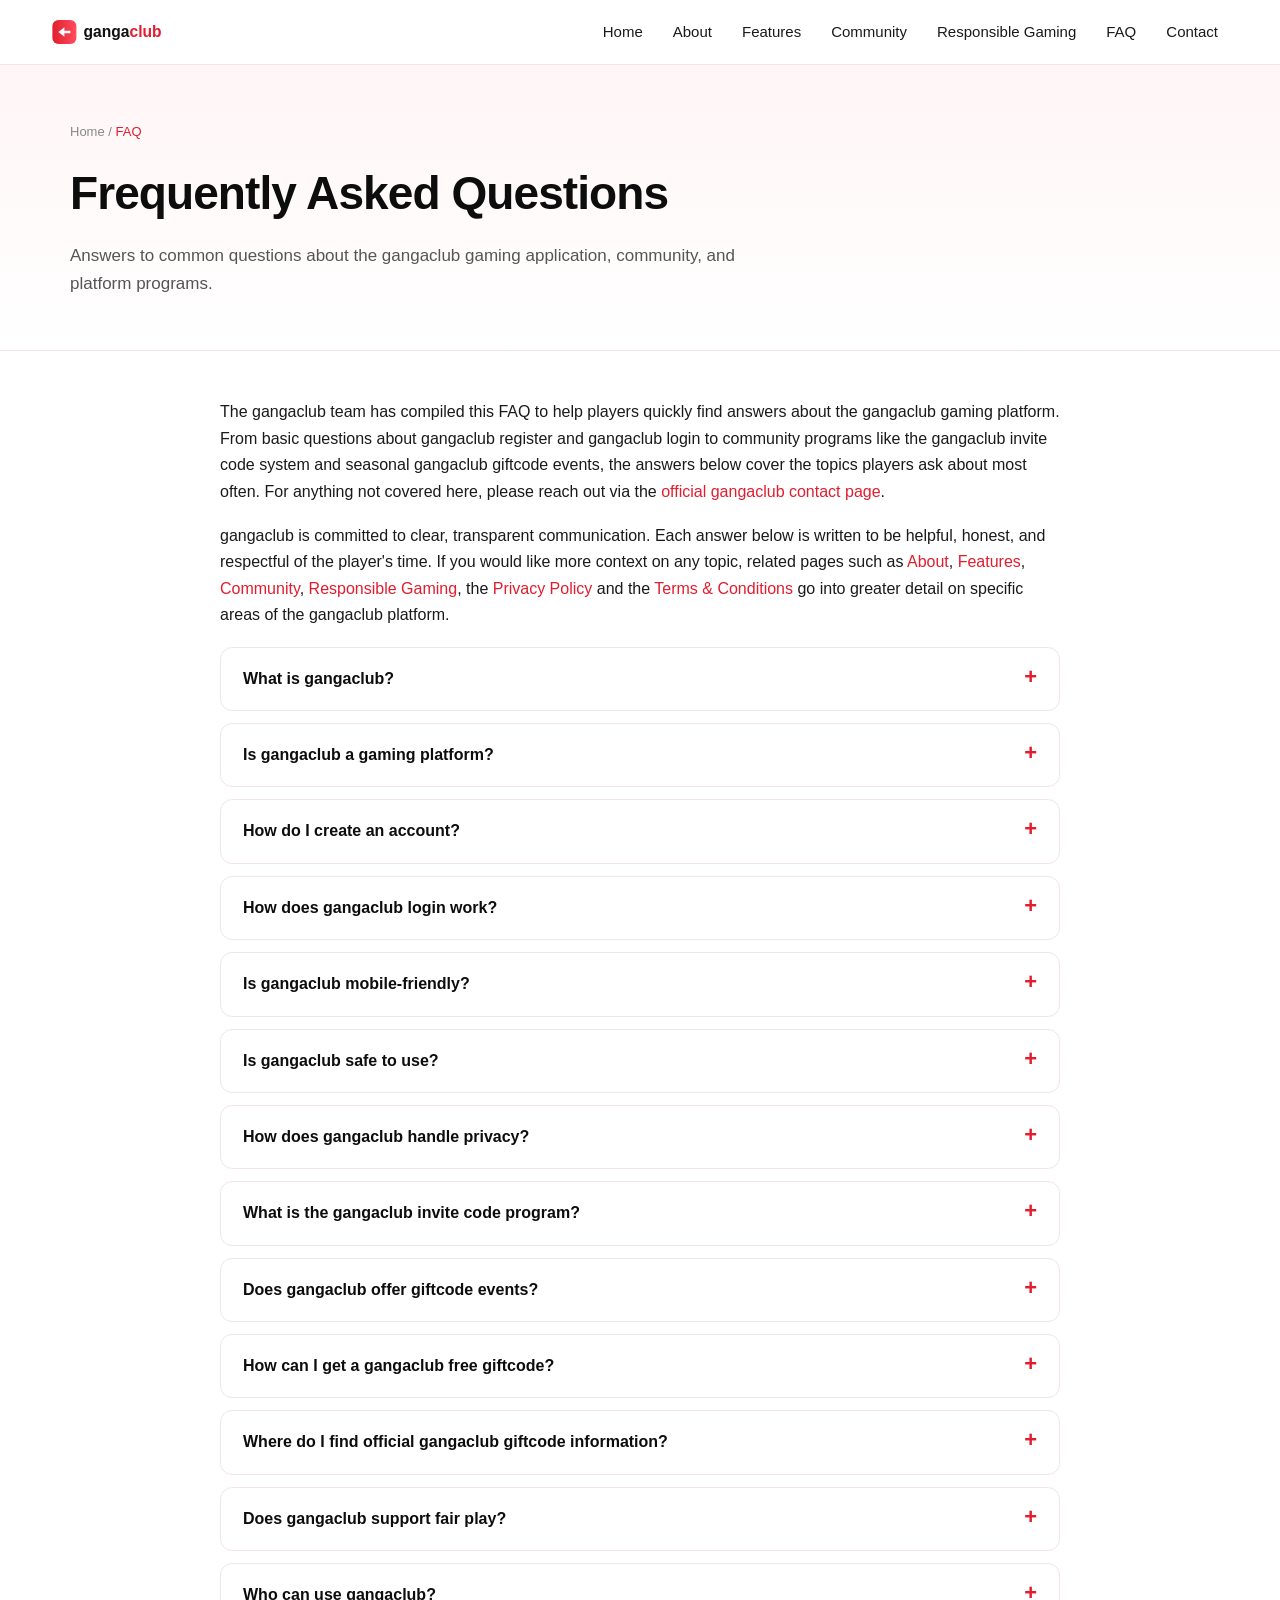
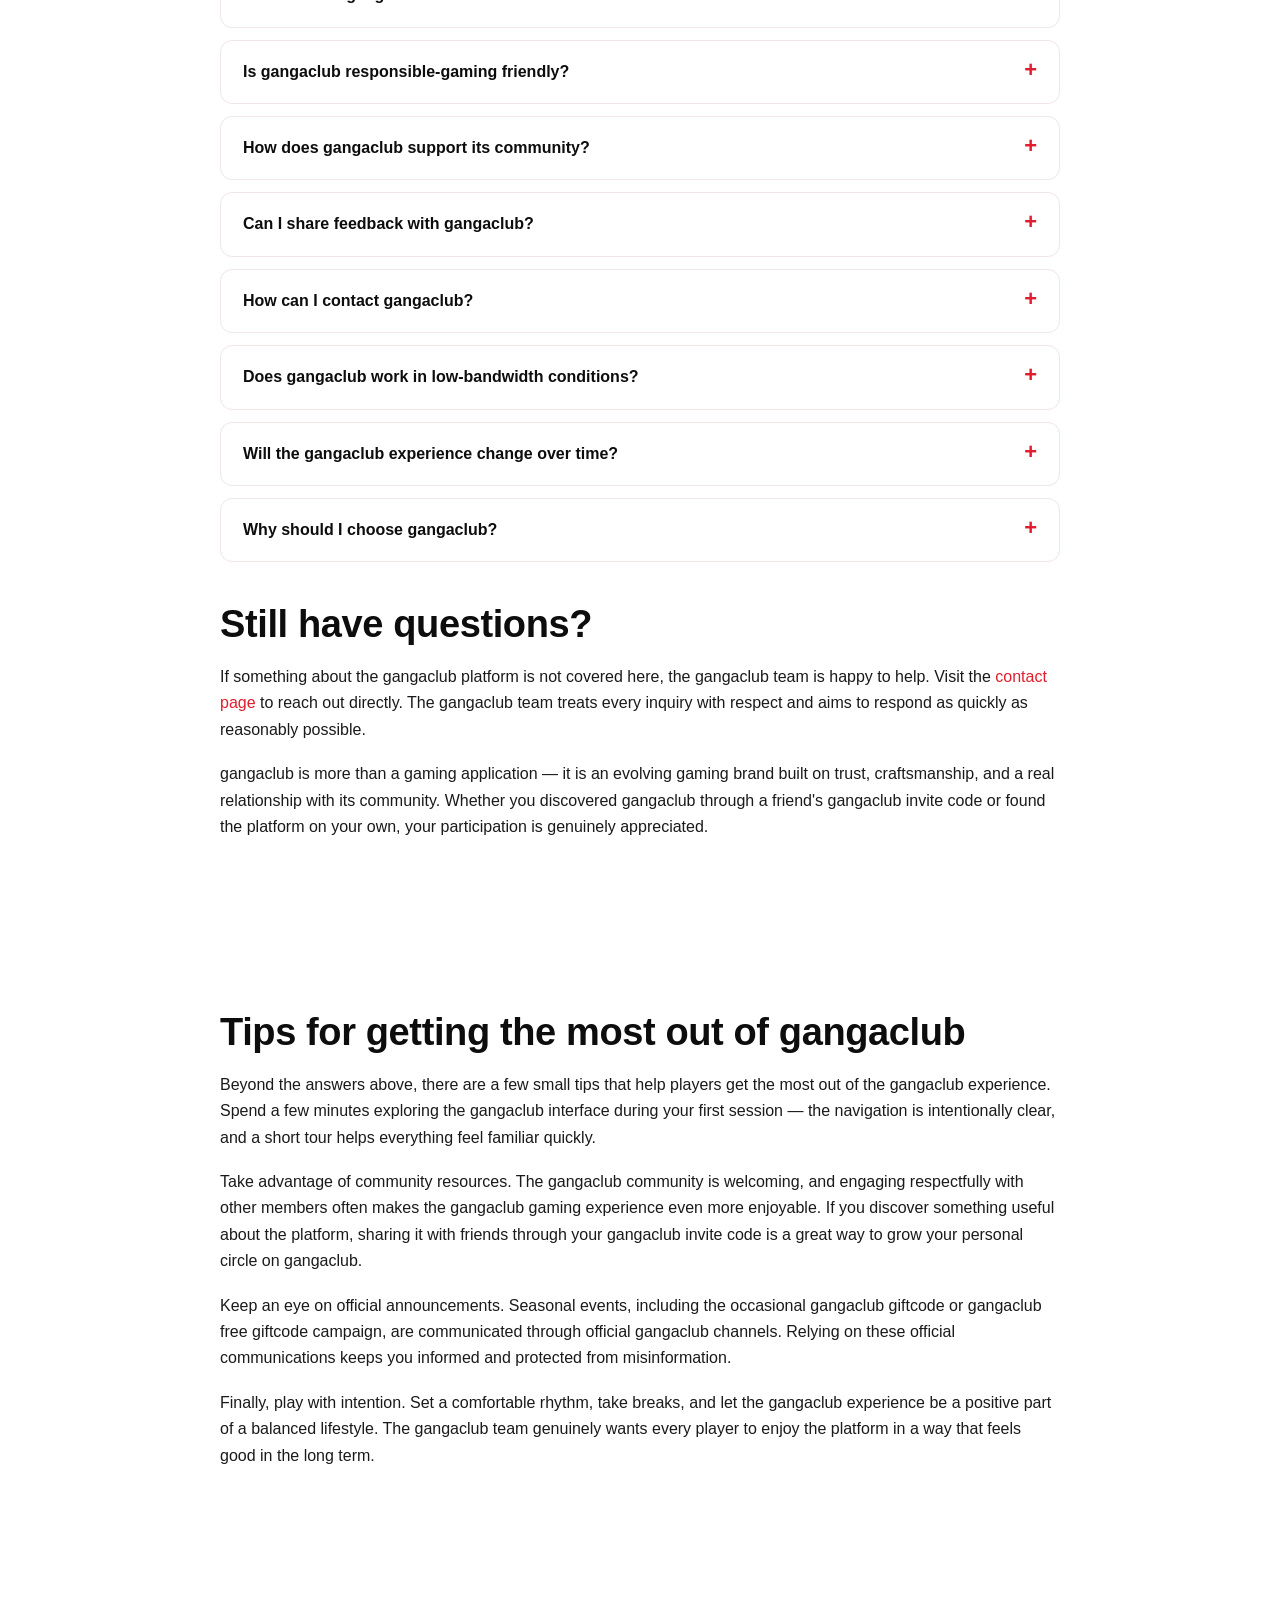
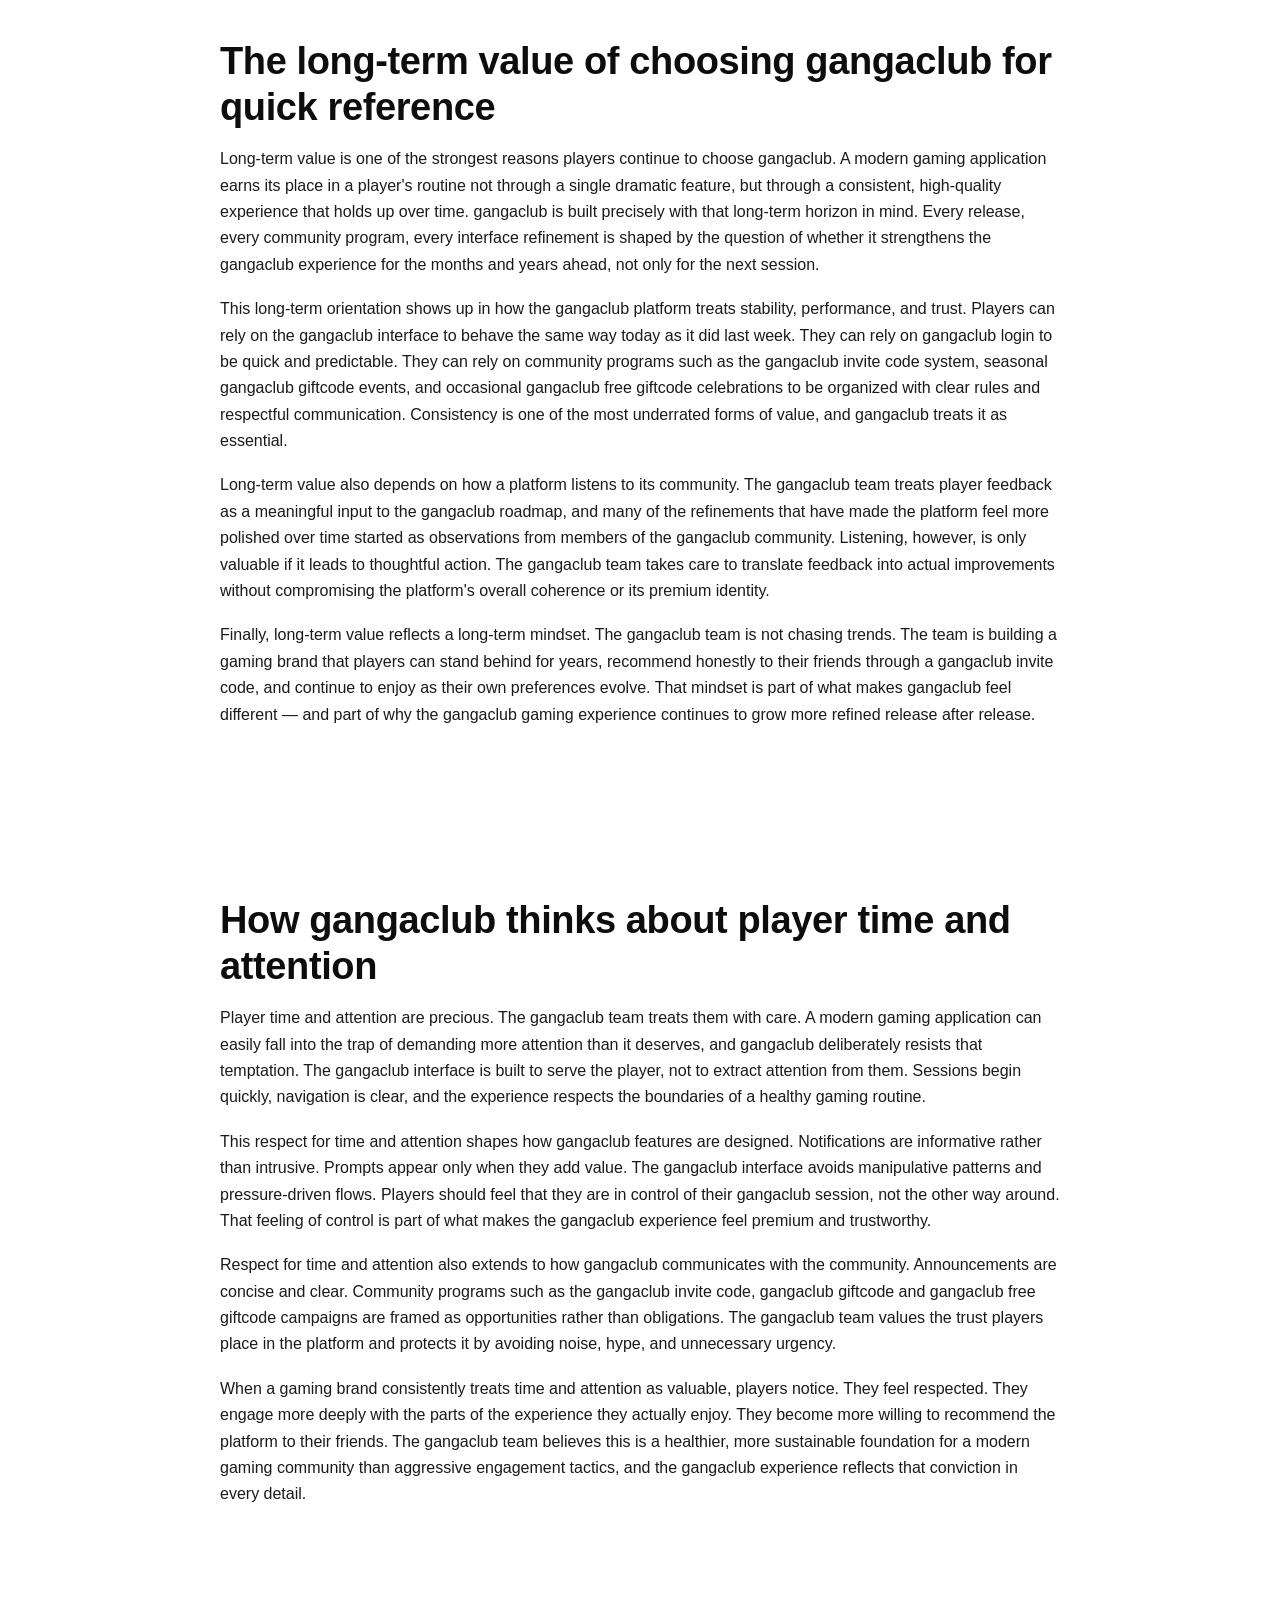
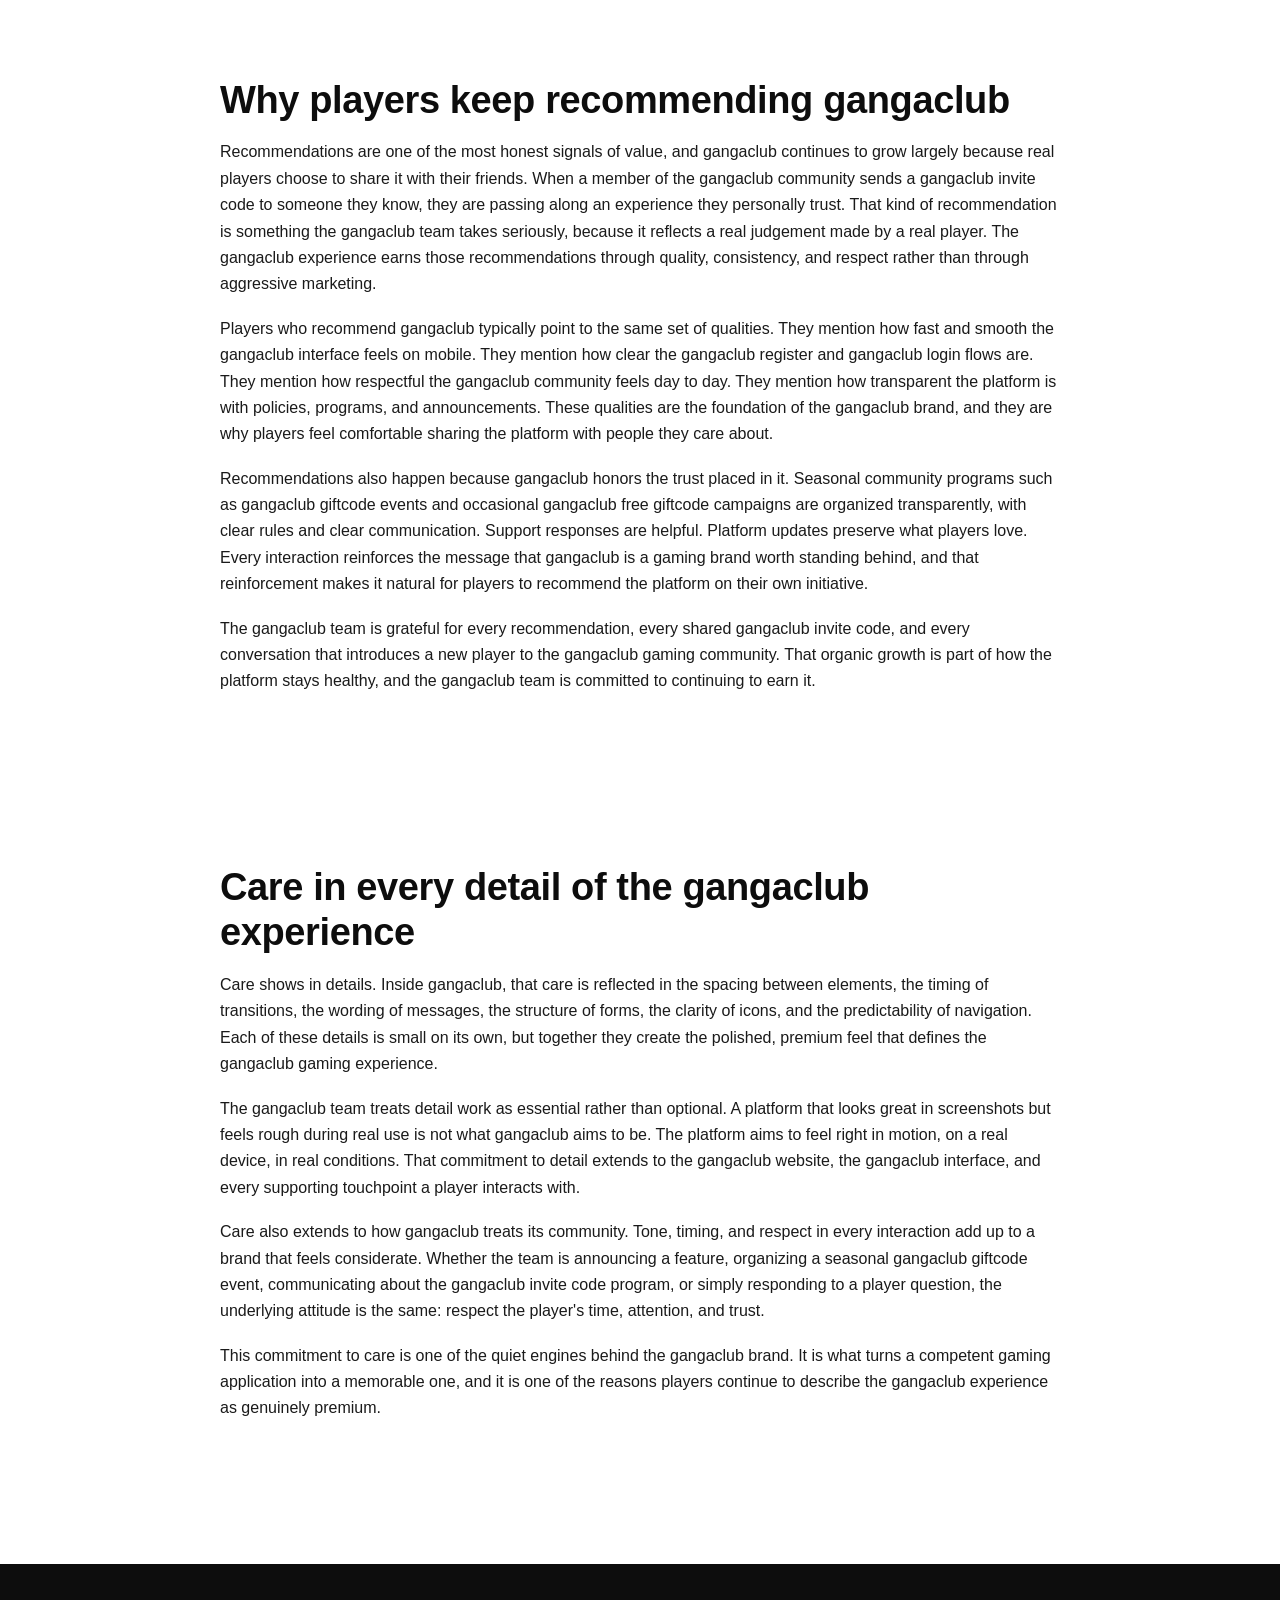
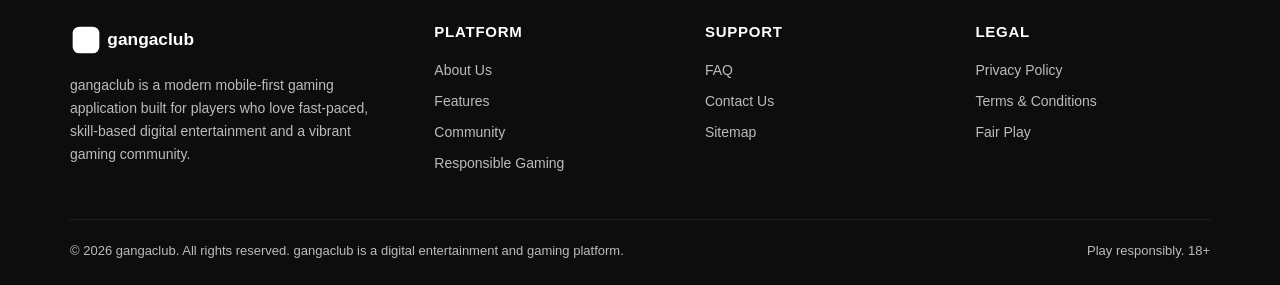
<file: faq.html>
<!doctype html>
<html lang="en">
<head>
<meta charset="utf-8">
<meta name="viewport" content="width=device-width,initial-scale=1">
<title>FAQ — gangaclub Gaming Platform Questions Answered</title>
<meta name="description" content="Answers to the most common questions about gangaclub: the gaming platform, accounts, security, community, invite code program and giftcode events.">
<link rel="canonical" href="https://gangaclub12.net/faq.html">
<meta name="robots" content="index,follow,max-image-preview:large">
<meta name="theme-color" content="#e11d2e">
<meta name="author" content="gangaclub">
<meta property="og:type" content="website">
<meta property="og:site_name" content="gangaclub">
<meta property="og:title" content="FAQ — gangaclub Gaming Platform Questions Answered">
<meta property="og:description" content="Answers to the most common questions about gangaclub: the gaming platform, accounts, security, community, invite code program and giftcode events.">
<meta property="og:url" content="https://gangaclub12.net/faq.html">
<meta property="og:image" content="https://gangaclub12.net/assets/app-icon.svg">
<meta name="twitter:card" content="summary_large_image">
<meta name="twitter:title" content="FAQ — gangaclub Gaming Platform Questions Answered">
<meta name="twitter:description" content="Answers to the most common questions about gangaclub: the gaming platform, accounts, security, community, invite code program and giftcode events.">
<meta name="twitter:image" content="https://gangaclub12.net/assets/app-icon.svg">
<link rel="icon" type="image/svg+xml" href="/assets/favicon.svg">
<link rel="apple-touch-icon" href="/assets/app-icon.svg">
<link rel="stylesheet" href="/assets/style.css">
<link rel="preload" as="image" href="/assets/hero.svg">
<script type="application/ld+json">{"@context": "https://schema.org", "@type": "Organization", "name": "gangaclub", "url": "https://gangaclub12.net", "logo": "https://gangaclub12.net/assets/logo.svg", "description": "gangaclub is a modern mobile-first gaming application and digital entertainment platform built for skill-based gameplay and community participation.", "sameAs": ["https://gangaclub12.net"]}</script>
<script type="application/ld+json">{"@context": "https://schema.org", "@type": "WebSite", "name": "gangaclub", "url": "https://gangaclub12.net", "potentialAction": {"@type": "SearchAction", "target": "https://gangaclub12.net/?q={search_term_string}", "query-input": "required name=search_term_string"}}</script>
<script type="application/ld+json">{"@context": "https://schema.org", "@type": "BreadcrumbList", "itemListElement": [{"@type": "ListItem", "position": 1, "name": "Home", "item": "https://gangaclub12.net/"}, {"@type": "ListItem", "position": 2, "name": "FAQ", "item": "https://gangaclub12.net/faq.html"}]}</script>
<script type="application/ld+json">{"@context": "https://schema.org", "@type": "FAQPage", "mainEntity": [{"@type": "Question", "name": "What is gangaclub?", "acceptedAnswer": {"@type": "Answer", "text": "gangaclub is a modern mobile-first gaming application and digital entertainment platform built for skill-based, community-driven gameplay. gangaclub is designed for players who enjoy fast, polished gaming experiences delivered with a premium feel."}}, {"@type": "Question", "name": "Is gangaclub a gaming platform?", "acceptedAnswer": {"@type": "Answer", "text": "Yes. gangaclub is positioned as a gaming brand and a digital entertainment platform. The gangaclub experience emphasizes performance, fair play, community, and an enjoyable mobile-first interface."}}, {"@type": "Question", "name": "How do I create an account?", "acceptedAnswer": {"@type": "Answer", "text": "To create an account, complete the gangaclub register flow on the official platform. The gangaclub register process is short and respectful of your time, asking only for the information needed to create and secure your account."}}, {"@type": "Question", "name": "How does gangaclub login work?", "acceptedAnswer": {"@type": "Answer", "text": "After registration, gangaclub login is a quick, secure process that returns you to the gangaclub experience without unnecessary friction. The platform values your time and is designed for low-friction returning sessions."}}, {"@type": "Question", "name": "Is gangaclub mobile-friendly?", "acceptedAnswer": {"@type": "Answer", "text": "Absolutely. gangaclub is built mobile-first, with an interface optimized for touch interaction, smooth motion, and responsive layouts. The gangaclub experience feels native on modern smartphones and tablets."}}, {"@type": "Question", "name": "Is gangaclub safe to use?", "acceptedAnswer": {"@type": "Answer", "text": "Yes. gangaclub uses modern encryption, account protection, and active platform monitoring to keep the gangaclub community safe. Player trust is one of the foundations of the gangaclub brand."}}, {"@type": "Question", "name": "How does gangaclub handle privacy?", "acceptedAnswer": {"@type": "Answer", "text": "gangaclub follows a data-minimization approach and is transparent about how player information is processed. The full details are outlined in the gangaclub Privacy Policy, which is written in plain language."}}, {"@type": "Question", "name": "What is the gangaclub invite code program?", "acceptedAnswer": {"@type": "Answer", "text": "The gangaclub invite code program allows existing members to introduce friends to the platform. Sharing a gangaclub invite code is a natural way to grow the gangaclub community through genuine recommendations between players."}}, {"@type": "Question", "name": "Does gangaclub offer giftcode events?", "acceptedAnswer": {"@type": "Answer", "text": "Yes. gangaclub occasionally runs seasonal community celebrations that may include a gangaclub giftcode or a special gangaclub free giftcode campaign. These events are organized transparently, with clearly stated rules and time-limited windows."}}, {"@type": "Question", "name": "How can I get a gangaclub free giftcode?", "acceptedAnswer": {"@type": "Answer", "text": "gangaclub free giftcode opportunities are tied to official community campaigns. Watch for announcements via the official gangaclub platform and community channels for accurate, up-to-date information on any giftcode activity."}}, {"@type": "Question", "name": "Where do I find official gangaclub giftcode information?", "acceptedAnswer": {"@type": "Answer", "text": "All gangaclub giftcode information is shared through official gangaclub channels. The gangaclub team encourages players to rely only on official communications to avoid misinformation."}}, {"@type": "Question", "name": "Does gangaclub support fair play?", "acceptedAnswer": {"@type": "Answer", "text": "Yes. gangaclub is built around skill-based, transparent gameplay. The platform uses automated integrity checks and clear community guidelines so that the gangaclub gaming experience remains fair, consistent, and respectful."}}, {"@type": "Question", "name": "Who can use gangaclub?", "acceptedAnswer": {"@type": "Answer", "text": "gangaclub is intended for adult audiences who meet the minimum age required in their jurisdiction. The platform is designed as a digital entertainment experience for mature, responsible players."}}, {"@type": "Question", "name": "Is gangaclub responsible-gaming friendly?", "acceptedAnswer": {"@type": "Answer", "text": "Yes. gangaclub treats responsible gaming as a brand value. The platform encourages balanced, healthy play and provides a dedicated Responsible Gaming page with guidance and resources."}}, {"@type": "Question", "name": "How does gangaclub support its community?", "acceptedAnswer": {"@type": "Answer", "text": "gangaclub invests in community culture through active moderation, clear guidelines, and meaningful recognition programs. The gangaclub team treats community health as a feature in itself."}}, {"@type": "Question", "name": "Can I share feedback with gangaclub?", "acceptedAnswer": {"@type": "Answer", "text": "Absolutely. gangaclub welcomes feedback from the community. Constructive feedback helps shape future versions of the platform and is genuinely appreciated by the gangaclub team."}}, {"@type": "Question", "name": "How can I contact gangaclub?", "acceptedAnswer": {"@type": "Answer", "text": "You can contact the gangaclub team through the official contact channel on the platform. The gangaclub team aims to respond respectfully and promptly to every genuine inquiry."}}, {"@type": "Question", "name": "Does gangaclub work in low-bandwidth conditions?", "acceptedAnswer": {"@type": "Answer", "text": "Yes. gangaclub is engineered to remain responsive even in less-than-perfect network conditions. Performance optimization is a core part of the gangaclub engineering culture."}}, {"@type": "Question", "name": "Will the gangaclub experience change over time?", "acceptedAnswer": {"@type": "Answer", "text": "gangaclub is an evolving platform. The gangaclub team continuously improves the application, with thoughtful updates that protect what players love while adding meaningful new value."}}, {"@type": "Question", "name": "Why should I choose gangaclub?", "acceptedAnswer": {"@type": "Answer", "text": "gangaclub combines premium design, fast mobile performance, fair-play principles, and a respectful community into a cohesive gaming experience. Players who value craftsmanship, trust, and an enjoyable digital environment tend to feel at home on gangaclub."}}]}</script>
</head>
<body>
<a class="skip" href="#main">Skip to main content</a>
<header class="site-header" role="banner">
<div class="container nav">
<a class="brand" href="/" aria-label="gangaclub home">
<img src="/assets/logo.svg" alt="gangaclub gaming app logo" width="160" height="40">
</a>
<button class="nav-toggle" aria-expanded="false" aria-controls="primary-nav" aria-label="Open menu"><span></span><span></span><span></span></button>
<nav aria-label="Primary">
<ul id="primary-nav" class="nav-list">
<li><a href="/">Home</a></li>
<li><a href="/about.html">About</a></li>
<li><a href="/features.html">Features</a></li>
<li><a href="/community.html">Community</a></li>
<li><a href="/responsible-gaming.html">Responsible Gaming</a></li>
<li><a href="/faq.html">FAQ</a></li>
<li><a href="/contact.html">Contact</a></li>
</ul>
</nav>
</div>
</header>
<main id="main">
<section class="page-head"><div class="container"><nav class="breadcrumb" aria-label="Breadcrumb"><a href="/">Home</a> / <span>FAQ</span></nav><h1>Frequently Asked Questions</h1><p>Answers to common questions about the gangaclub gaming application, community, and platform programs.</p></div></section>
<section class="content"><div class="container prose">
<p>The gangaclub team has compiled this FAQ to help players quickly find answers about the gangaclub gaming platform. From basic questions about gangaclub register and gangaclub login to community programs like the gangaclub invite code system and seasonal gangaclub giftcode events, the answers below cover the topics players ask about most often. For anything not covered here, please reach out via the <a href="/contact.html">official gangaclub contact page</a>.</p>
<p>gangaclub is committed to clear, transparent communication. Each answer below is written to be helpful, honest, and respectful of the player's time. If you would like more context on any topic, related pages such as <a href="/about.html">About</a>, <a href="/features.html">Features</a>, <a href="/community.html">Community</a>, <a href="/responsible-gaming.html">Responsible Gaming</a>, the <a href="/privacy-policy.html">Privacy Policy</a> and the <a href="/terms.html">Terms &amp; Conditions</a> go into greater detail on specific areas of the gangaclub platform.</p>
<details><summary>What is gangaclub?</summary><p>gangaclub is a modern mobile-first gaming application and digital entertainment platform built for skill-based, community-driven gameplay. gangaclub is designed for players who enjoy fast, polished gaming experiences delivered with a premium feel.</p></details>
<details><summary>Is gangaclub a gaming platform?</summary><p>Yes. gangaclub is positioned as a gaming brand and a digital entertainment platform. The gangaclub experience emphasizes performance, fair play, community, and an enjoyable mobile-first interface.</p></details>
<details><summary>How do I create an account?</summary><p>To create an account, complete the gangaclub register flow on the official platform. The gangaclub register process is short and respectful of your time, asking only for the information needed to create and secure your account.</p></details>
<details><summary>How does gangaclub login work?</summary><p>After registration, gangaclub login is a quick, secure process that returns you to the gangaclub experience without unnecessary friction. The platform values your time and is designed for low-friction returning sessions.</p></details>
<details><summary>Is gangaclub mobile-friendly?</summary><p>Absolutely. gangaclub is built mobile-first, with an interface optimized for touch interaction, smooth motion, and responsive layouts. The gangaclub experience feels native on modern smartphones and tablets.</p></details>
<details><summary>Is gangaclub safe to use?</summary><p>Yes. gangaclub uses modern encryption, account protection, and active platform monitoring to keep the gangaclub community safe. Player trust is one of the foundations of the gangaclub brand.</p></details>
<details><summary>How does gangaclub handle privacy?</summary><p>gangaclub follows a data-minimization approach and is transparent about how player information is processed. The full details are outlined in the gangaclub Privacy Policy, which is written in plain language.</p></details>
<details><summary>What is the gangaclub invite code program?</summary><p>The gangaclub invite code program allows existing members to introduce friends to the platform. Sharing a gangaclub invite code is a natural way to grow the gangaclub community through genuine recommendations between players.</p></details>
<details><summary>Does gangaclub offer giftcode events?</summary><p>Yes. gangaclub occasionally runs seasonal community celebrations that may include a gangaclub giftcode or a special gangaclub free giftcode campaign. These events are organized transparently, with clearly stated rules and time-limited windows.</p></details>
<details><summary>How can I get a gangaclub free giftcode?</summary><p>gangaclub free giftcode opportunities are tied to official community campaigns. Watch for announcements via the official gangaclub platform and community channels for accurate, up-to-date information on any giftcode activity.</p></details>
<details><summary>Where do I find official gangaclub giftcode information?</summary><p>All gangaclub giftcode information is shared through official gangaclub channels. The gangaclub team encourages players to rely only on official communications to avoid misinformation.</p></details>
<details><summary>Does gangaclub support fair play?</summary><p>Yes. gangaclub is built around skill-based, transparent gameplay. The platform uses automated integrity checks and clear community guidelines so that the gangaclub gaming experience remains fair, consistent, and respectful.</p></details>
<details><summary>Who can use gangaclub?</summary><p>gangaclub is intended for adult audiences who meet the minimum age required in their jurisdiction. The platform is designed as a digital entertainment experience for mature, responsible players.</p></details>
<details><summary>Is gangaclub responsible-gaming friendly?</summary><p>Yes. gangaclub treats responsible gaming as a brand value. The platform encourages balanced, healthy play and provides a dedicated Responsible Gaming page with guidance and resources.</p></details>
<details><summary>How does gangaclub support its community?</summary><p>gangaclub invests in community culture through active moderation, clear guidelines, and meaningful recognition programs. The gangaclub team treats community health as a feature in itself.</p></details>
<details><summary>Can I share feedback with gangaclub?</summary><p>Absolutely. gangaclub welcomes feedback from the community. Constructive feedback helps shape future versions of the platform and is genuinely appreciated by the gangaclub team.</p></details>
<details><summary>How can I contact gangaclub?</summary><p>You can contact the gangaclub team through the official contact channel on the platform. The gangaclub team aims to respond respectfully and promptly to every genuine inquiry.</p></details>
<details><summary>Does gangaclub work in low-bandwidth conditions?</summary><p>Yes. gangaclub is engineered to remain responsive even in less-than-perfect network conditions. Performance optimization is a core part of the gangaclub engineering culture.</p></details>
<details><summary>Will the gangaclub experience change over time?</summary><p>gangaclub is an evolving platform. The gangaclub team continuously improves the application, with thoughtful updates that protect what players love while adding meaningful new value.</p></details>
<details><summary>Why should I choose gangaclub?</summary><p>gangaclub combines premium design, fast mobile performance, fair-play principles, and a respectful community into a cohesive gaming experience. Players who value craftsmanship, trust, and an enjoyable digital environment tend to feel at home on gangaclub.</p></details>

<h2>Still have questions?</h2>
<p>If something about the gangaclub platform is not covered here, the gangaclub team is happy to help. Visit the <a href="/contact.html">contact page</a> to reach out directly. The gangaclub team treats every inquiry with respect and aims to respond as quickly as reasonably possible.</p>
<p>gangaclub is more than a gaming application — it is an evolving gaming brand built on trust, craftsmanship, and a real relationship with its community. Whether you discovered gangaclub through a friend's gangaclub invite code or found the platform on your own, your participation is genuinely appreciated.</p>
</div></section><section class="content"><div class="container prose"><h2>Tips for getting the most out of gangaclub</h2><p>Beyond the answers above, there are a few small tips that help players get the most out of the gangaclub experience. Spend a few minutes exploring the gangaclub interface during your first session — the navigation is intentionally clear, and a short tour helps everything feel familiar quickly.</p><p>Take advantage of community resources. The gangaclub community is welcoming, and engaging respectfully with other members often makes the gangaclub gaming experience even more enjoyable. If you discover something useful about the platform, sharing it with friends through your gangaclub invite code is a great way to grow your personal circle on gangaclub.</p><p>Keep an eye on official announcements. Seasonal events, including the occasional gangaclub giftcode or gangaclub free giftcode campaign, are communicated through official gangaclub channels. Relying on these official communications keeps you informed and protected from misinformation.</p><p>Finally, play with intention. Set a comfortable rhythm, take breaks, and let the gangaclub experience be a positive part of a balanced lifestyle. The gangaclub team genuinely wants every player to enjoy the platform in a way that feels good in the long term.</p></div></section>
<section class="content"><div class="container prose"><h2>The long-term value of choosing gangaclub for quick reference</h2><p>Long-term value is one of the strongest reasons players continue to choose gangaclub. A modern gaming application earns its place in a player's routine not through a single dramatic feature, but through a consistent, high-quality experience that holds up over time. gangaclub is built precisely with that long-term horizon in mind. Every release, every community program, every interface refinement is shaped by the question of whether it strengthens the gangaclub experience for the months and years ahead, not only for the next session.</p><p>This long-term orientation shows up in how the gangaclub platform treats stability, performance, and trust. Players can rely on the gangaclub interface to behave the same way today as it did last week. They can rely on gangaclub login to be quick and predictable. They can rely on community programs such as the gangaclub invite code system, seasonal gangaclub giftcode events, and occasional gangaclub free giftcode celebrations to be organized with clear rules and respectful communication. Consistency is one of the most underrated forms of value, and gangaclub treats it as essential.</p><p>Long-term value also depends on how a platform listens to its community. The gangaclub team treats player feedback as a meaningful input to the gangaclub roadmap, and many of the refinements that have made the platform feel more polished over time started as observations from members of the gangaclub community. Listening, however, is only valuable if it leads to thoughtful action. The gangaclub team takes care to translate feedback into actual improvements without compromising the platform's overall coherence or its premium identity.</p><p>Finally, long-term value reflects a long-term mindset. The gangaclub team is not chasing trends. The team is building a gaming brand that players can stand behind for years, recommend honestly to their friends through a gangaclub invite code, and continue to enjoy as their own preferences evolve. That mindset is part of what makes gangaclub feel different — and part of why the gangaclub gaming experience continues to grow more refined release after release.</p></div></section>
<section class="content"><div class="container prose"><h2>How gangaclub thinks about player time and attention</h2><p>Player time and attention are precious. The gangaclub team treats them with care. A modern gaming application can easily fall into the trap of demanding more attention than it deserves, and gangaclub deliberately resists that temptation. The gangaclub interface is built to serve the player, not to extract attention from them. Sessions begin quickly, navigation is clear, and the experience respects the boundaries of a healthy gaming routine.</p><p>This respect for time and attention shapes how gangaclub features are designed. Notifications are informative rather than intrusive. Prompts appear only when they add value. The gangaclub interface avoids manipulative patterns and pressure-driven flows. Players should feel that they are in control of their gangaclub session, not the other way around. That feeling of control is part of what makes the gangaclub experience feel premium and trustworthy.</p><p>Respect for time and attention also extends to how gangaclub communicates with the community. Announcements are concise and clear. Community programs such as the gangaclub invite code, gangaclub giftcode and gangaclub free giftcode campaigns are framed as opportunities rather than obligations. The gangaclub team values the trust players place in the platform and protects it by avoiding noise, hype, and unnecessary urgency.</p><p>When a gaming brand consistently treats time and attention as valuable, players notice. They feel respected. They engage more deeply with the parts of the experience they actually enjoy. They become more willing to recommend the platform to their friends. The gangaclub team believes this is a healthier, more sustainable foundation for a modern gaming community than aggressive engagement tactics, and the gangaclub experience reflects that conviction in every detail.</p></div></section>
<section class="content"><div class="container prose"><h2>Why players keep recommending gangaclub</h2><p>Recommendations are one of the most honest signals of value, and gangaclub continues to grow largely because real players choose to share it with their friends. When a member of the gangaclub community sends a gangaclub invite code to someone they know, they are passing along an experience they personally trust. That kind of recommendation is something the gangaclub team takes seriously, because it reflects a real judgement made by a real player. The gangaclub experience earns those recommendations through quality, consistency, and respect rather than through aggressive marketing.</p><p>Players who recommend gangaclub typically point to the same set of qualities. They mention how fast and smooth the gangaclub interface feels on mobile. They mention how clear the gangaclub register and gangaclub login flows are. They mention how respectful the gangaclub community feels day to day. They mention how transparent the platform is with policies, programs, and announcements. These qualities are the foundation of the gangaclub brand, and they are why players feel comfortable sharing the platform with people they care about.</p><p>Recommendations also happen because gangaclub honors the trust placed in it. Seasonal community programs such as gangaclub giftcode events and occasional gangaclub free giftcode campaigns are organized transparently, with clear rules and clear communication. Support responses are helpful. Platform updates preserve what players love. Every interaction reinforces the message that gangaclub is a gaming brand worth standing behind, and that reinforcement makes it natural for players to recommend the platform on their own initiative.</p><p>The gangaclub team is grateful for every recommendation, every shared gangaclub invite code, and every conversation that introduces a new player to the gangaclub gaming community. That organic growth is part of how the platform stays healthy, and the gangaclub team is committed to continuing to earn it.</p></div></section>
<section class="content"><div class="container prose"><h2>Care in every detail of the gangaclub experience</h2><p>Care shows in details. Inside gangaclub, that care is reflected in the spacing between elements, the timing of transitions, the wording of messages, the structure of forms, the clarity of icons, and the predictability of navigation. Each of these details is small on its own, but together they create the polished, premium feel that defines the gangaclub gaming experience.</p><p>The gangaclub team treats detail work as essential rather than optional. A platform that looks great in screenshots but feels rough during real use is not what gangaclub aims to be. The platform aims to feel right in motion, on a real device, in real conditions. That commitment to detail extends to the gangaclub website, the gangaclub interface, and every supporting touchpoint a player interacts with.</p><p>Care also extends to how gangaclub treats its community. Tone, timing, and respect in every interaction add up to a brand that feels considerate. Whether the team is announcing a feature, organizing a seasonal gangaclub giftcode event, communicating about the gangaclub invite code program, or simply responding to a player question, the underlying attitude is the same: respect the player's time, attention, and trust.</p><p>This commitment to care is one of the quiet engines behind the gangaclub brand. It is what turns a competent gaming application into a memorable one, and it is one of the reasons players continue to describe the gangaclub experience as genuinely premium.</p></div></section>
</main>
<footer role="contentinfo">
<div class="container">
<div class="foot-grid">
<div>
<img src="/assets/logo.svg" alt="gangaclub logo" width="160" height="40" style="filter:brightness(0) invert(1);margin-bottom:14px">
<p style="font-size:14px;color:#bcbcbc;max-width:320px">gangaclub is a modern mobile-first gaming application built for players who love fast-paced, skill-based digital entertainment and a vibrant gaming community.</p>
</div>
<div>
<h4>Platform</h4>
<ul>
<li><a href="/about.html">About Us</a></li>
<li><a href="/features.html">Features</a></li>
<li><a href="/community.html">Community</a></li>
<li><a href="/responsible-gaming.html">Responsible Gaming</a></li>
</ul>
</div>
<div>
<h4>Support</h4>
<ul>
<li><a href="/faq.html">FAQ</a></li>
<li><a href="/contact.html">Contact Us</a></li>
<li><a href="/sitemap.html">Sitemap</a></li>
</ul>
</div>
<div>
<h4>Legal</h4>
<ul>
<li><a href="/privacy-policy.html">Privacy Policy</a></li>
<li><a href="/terms.html">Terms &amp; Conditions</a></li>
<li><a href="/responsible-gaming.html">Fair Play</a></li>
</ul>
</div>
</div>
<div class="foot-bot">
<span>&copy; 2026 gangaclub. All rights reserved. gangaclub is a digital entertainment and gaming platform.</span>
<span>Play responsibly. 18+</span>
</div>
</div>
</footer>
<script src="/assets/main.js" defer></script>
</body>
</html>
</file>
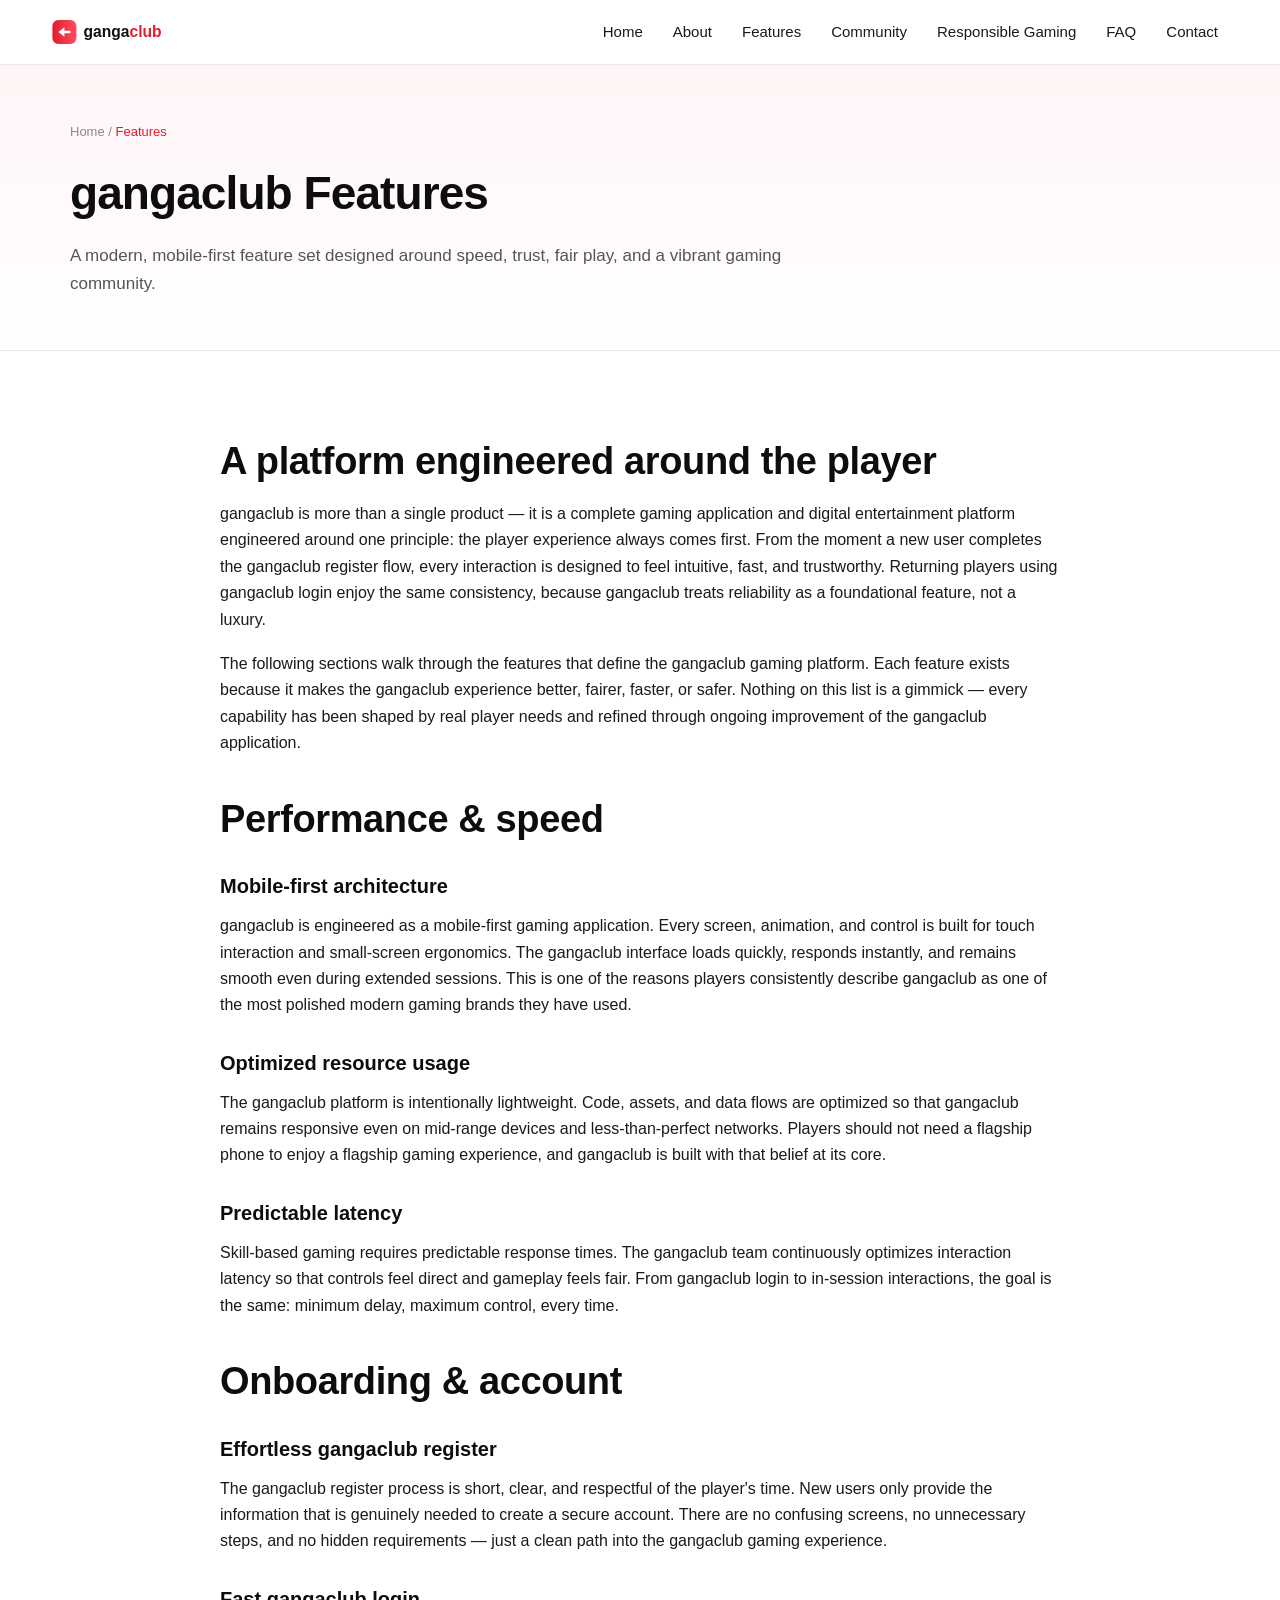
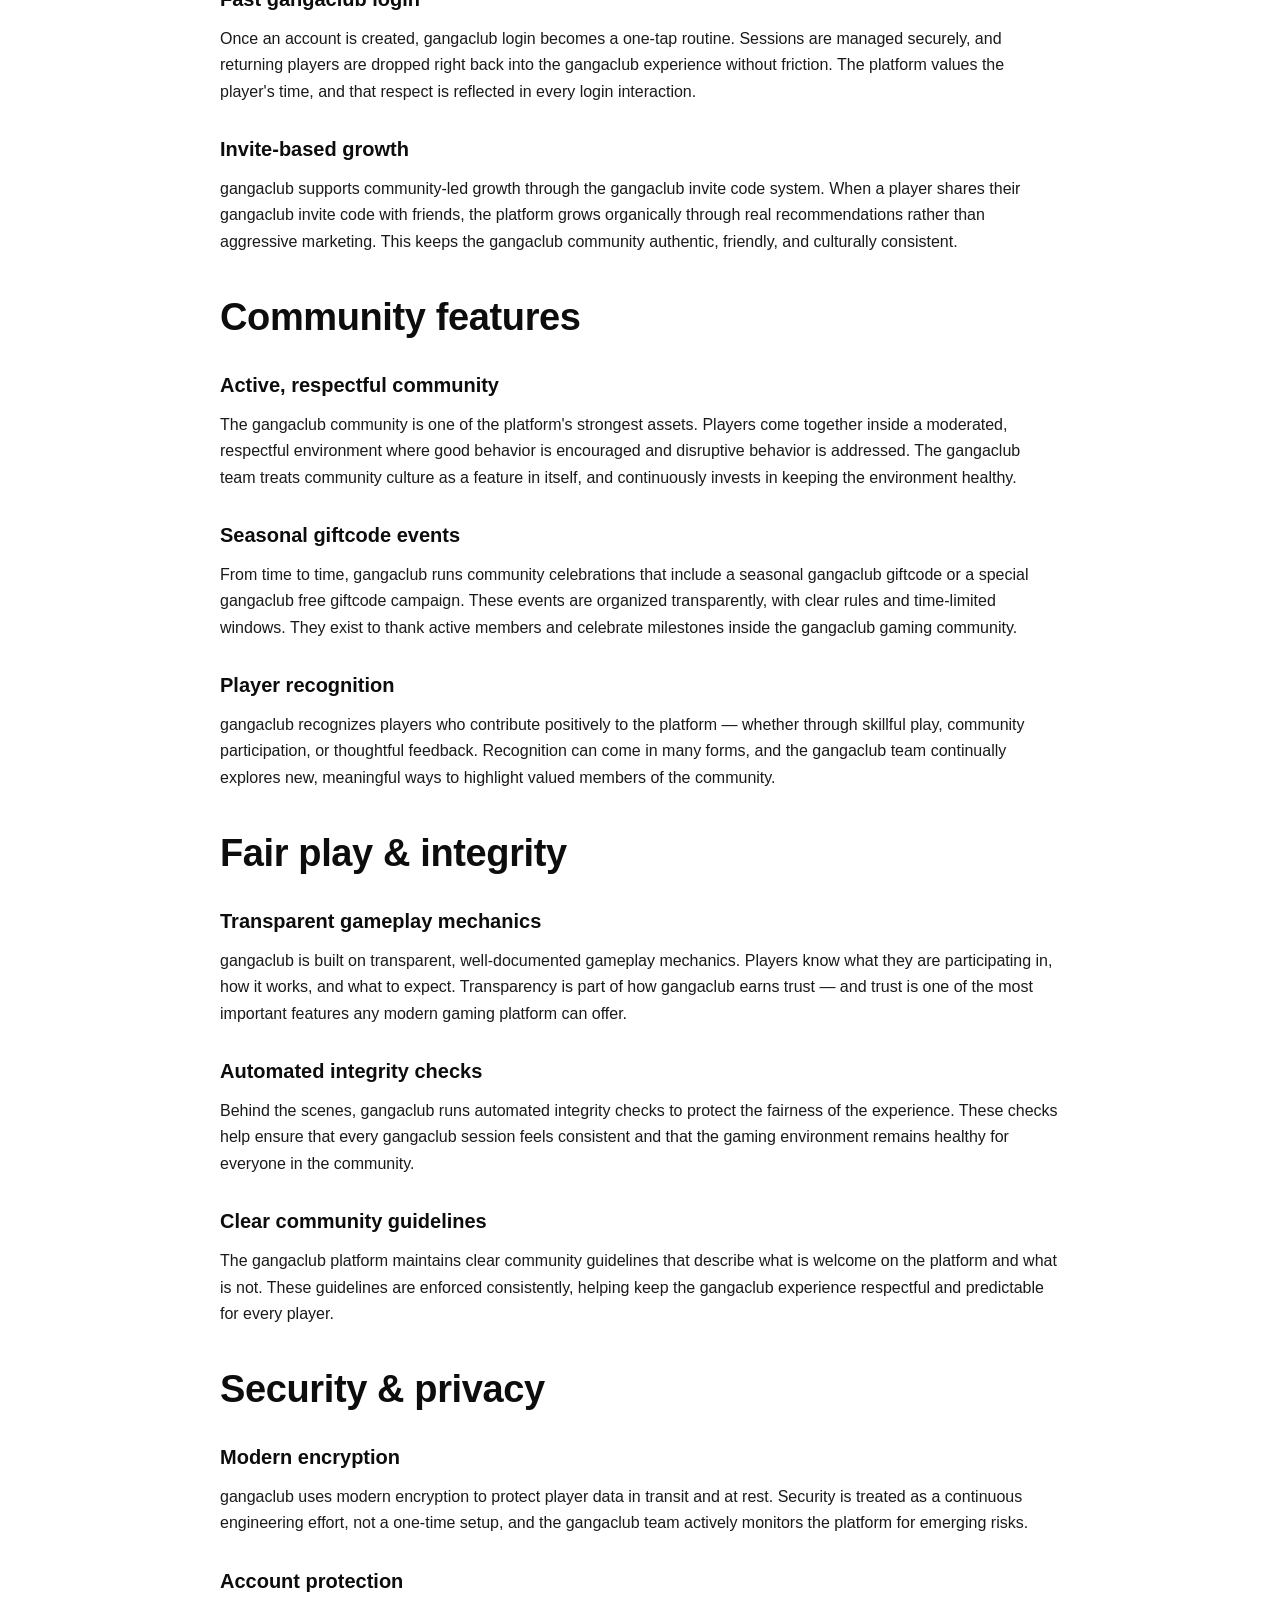
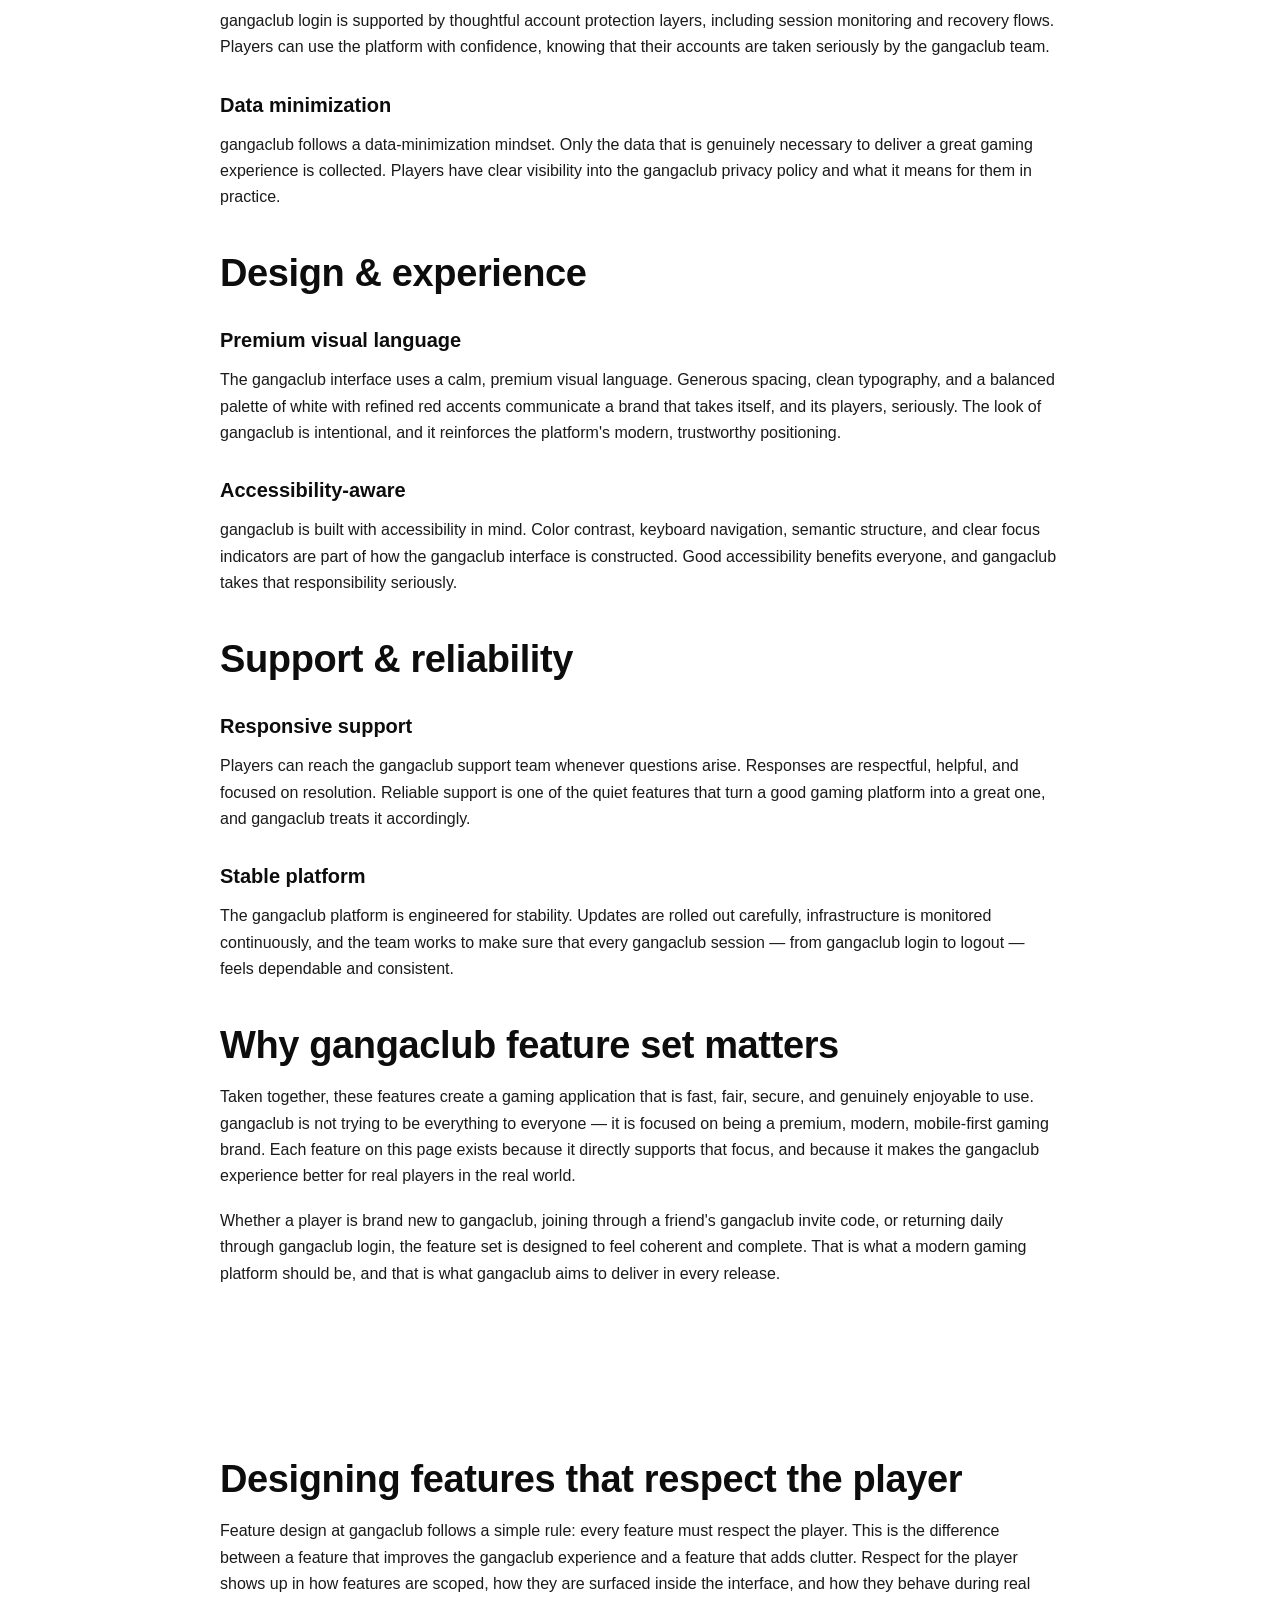
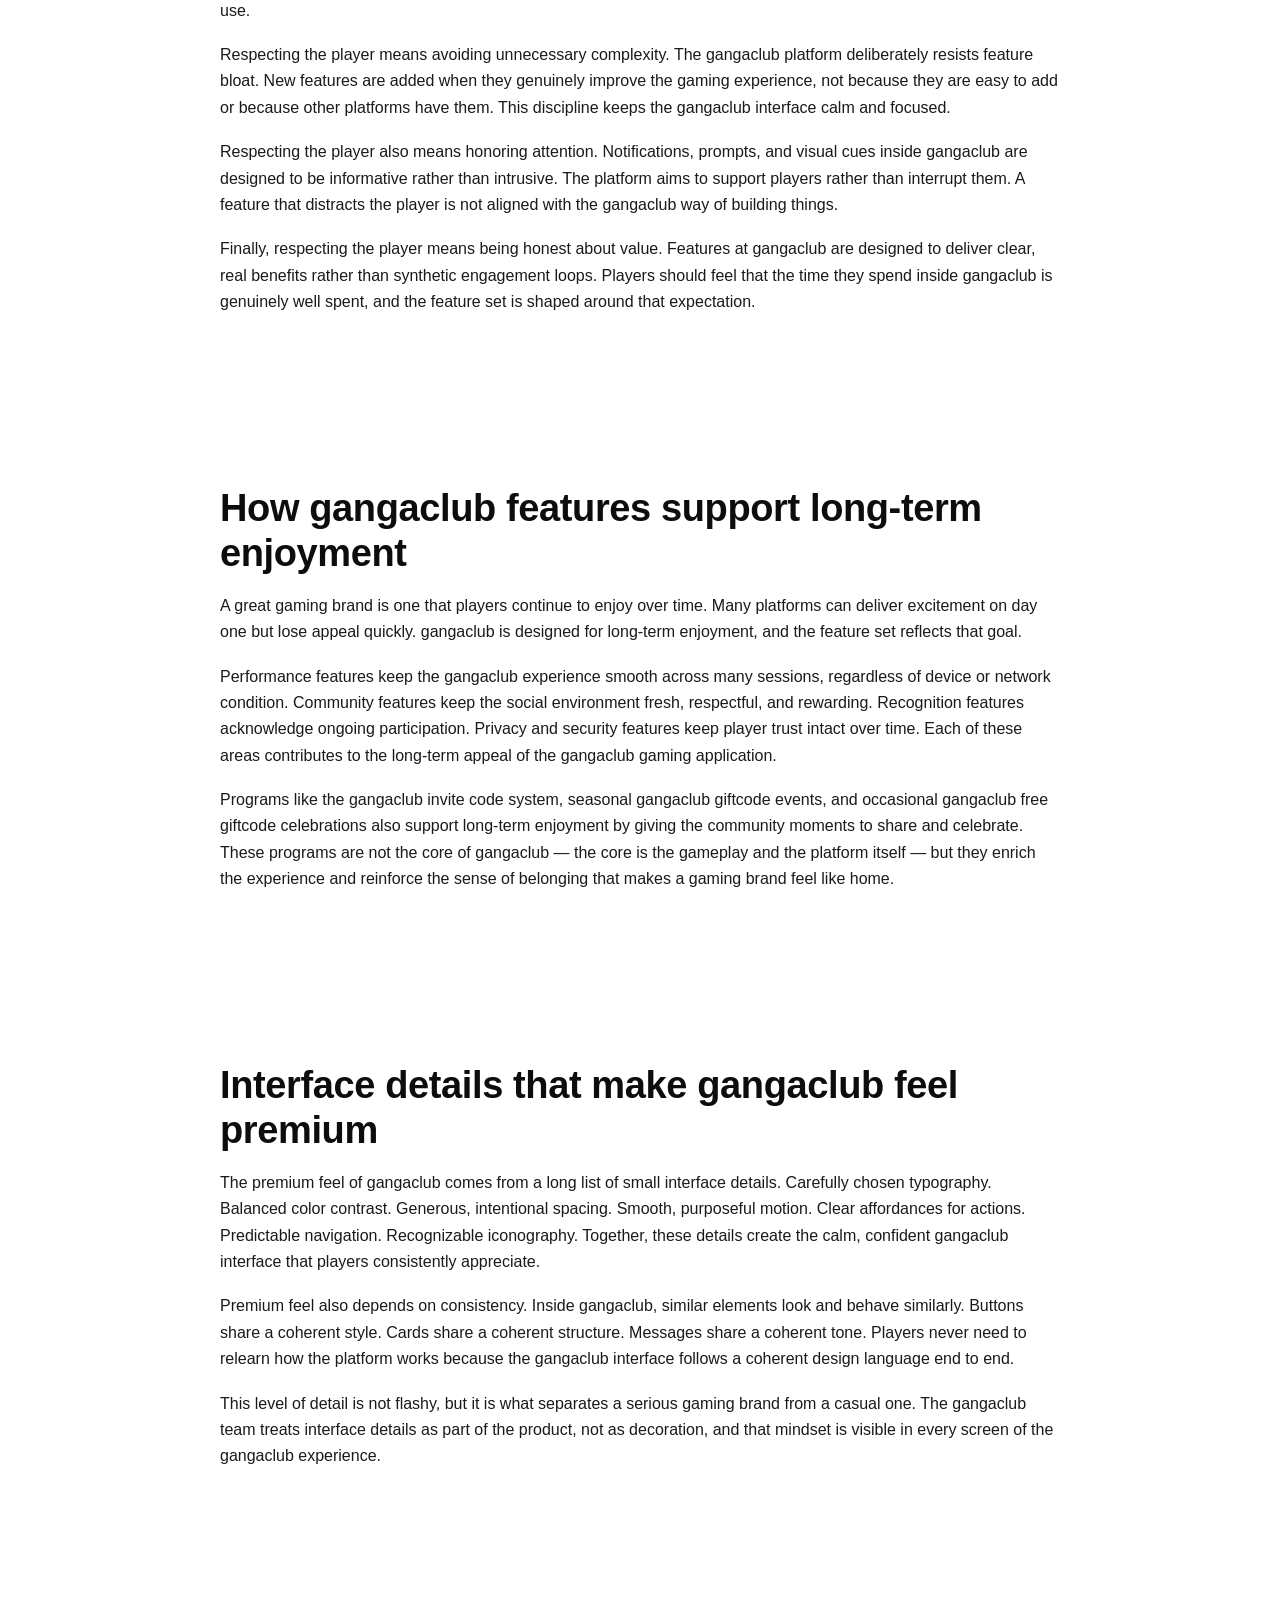
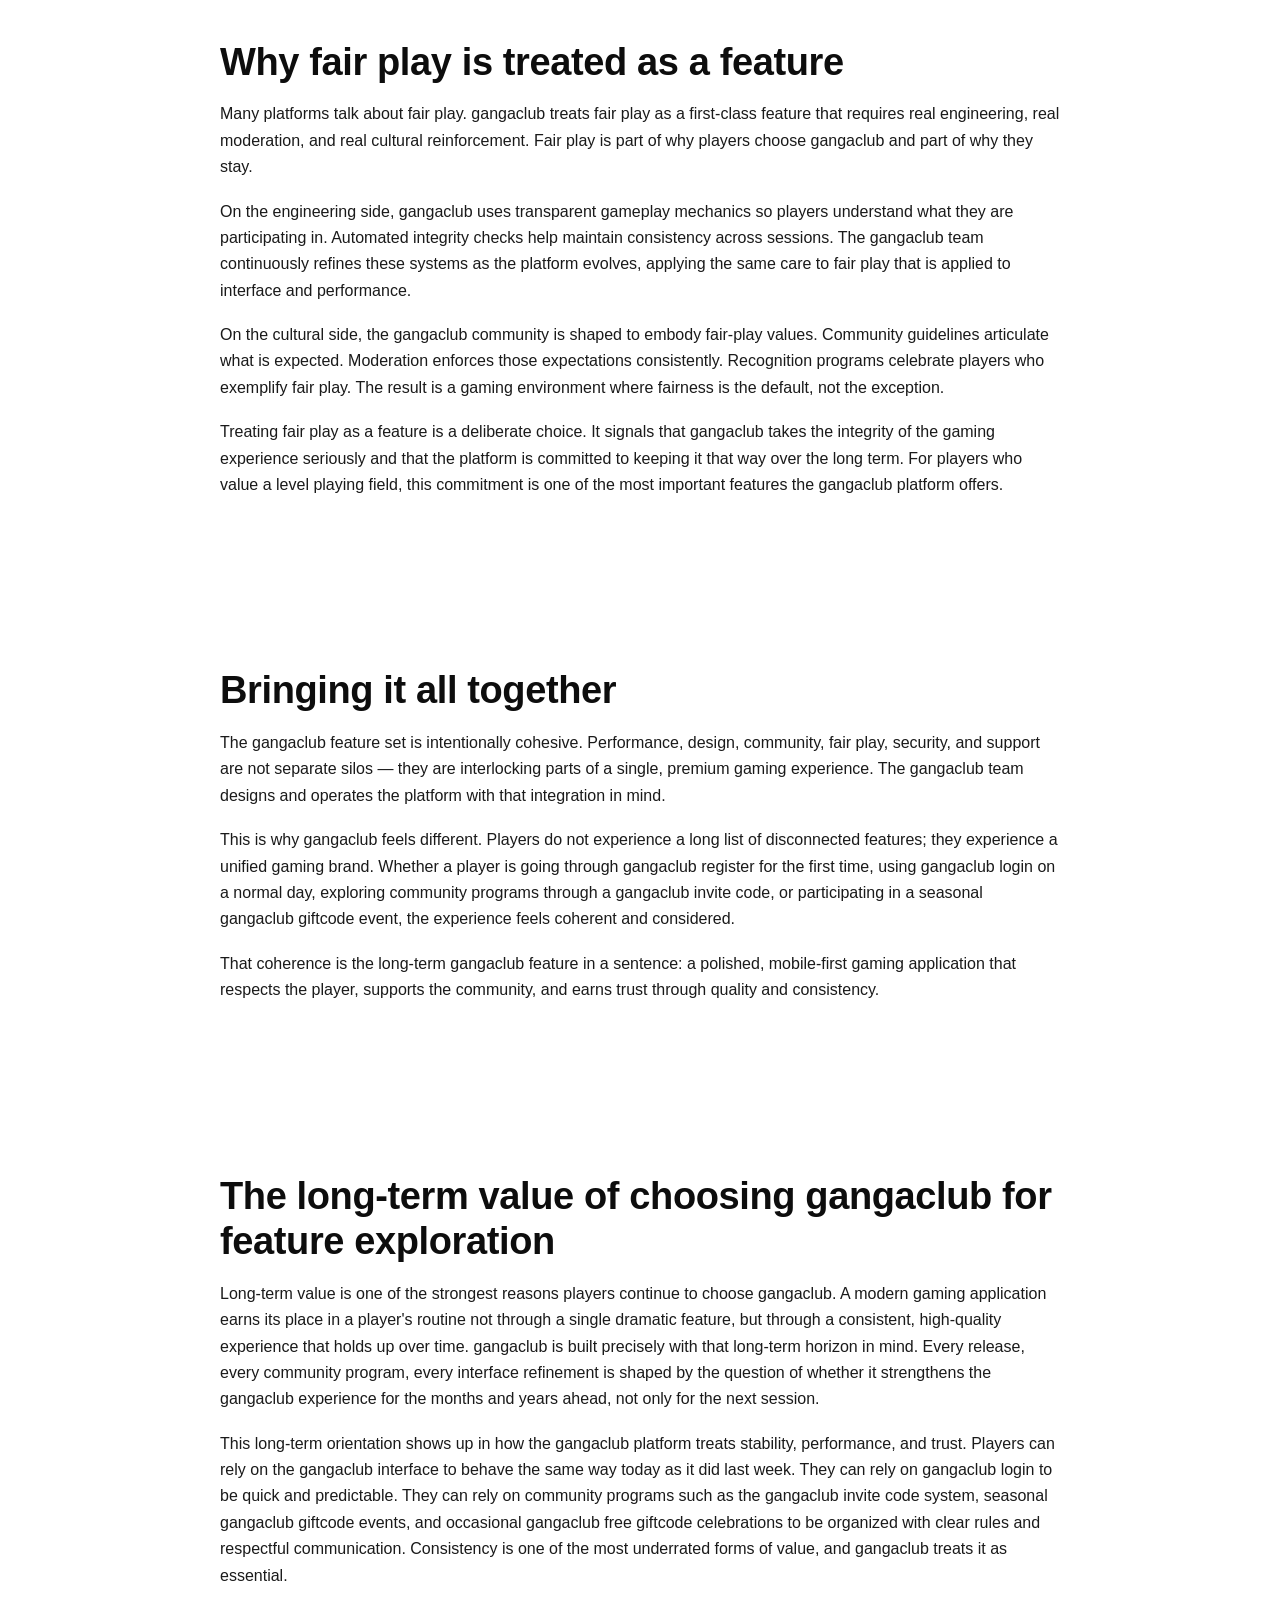
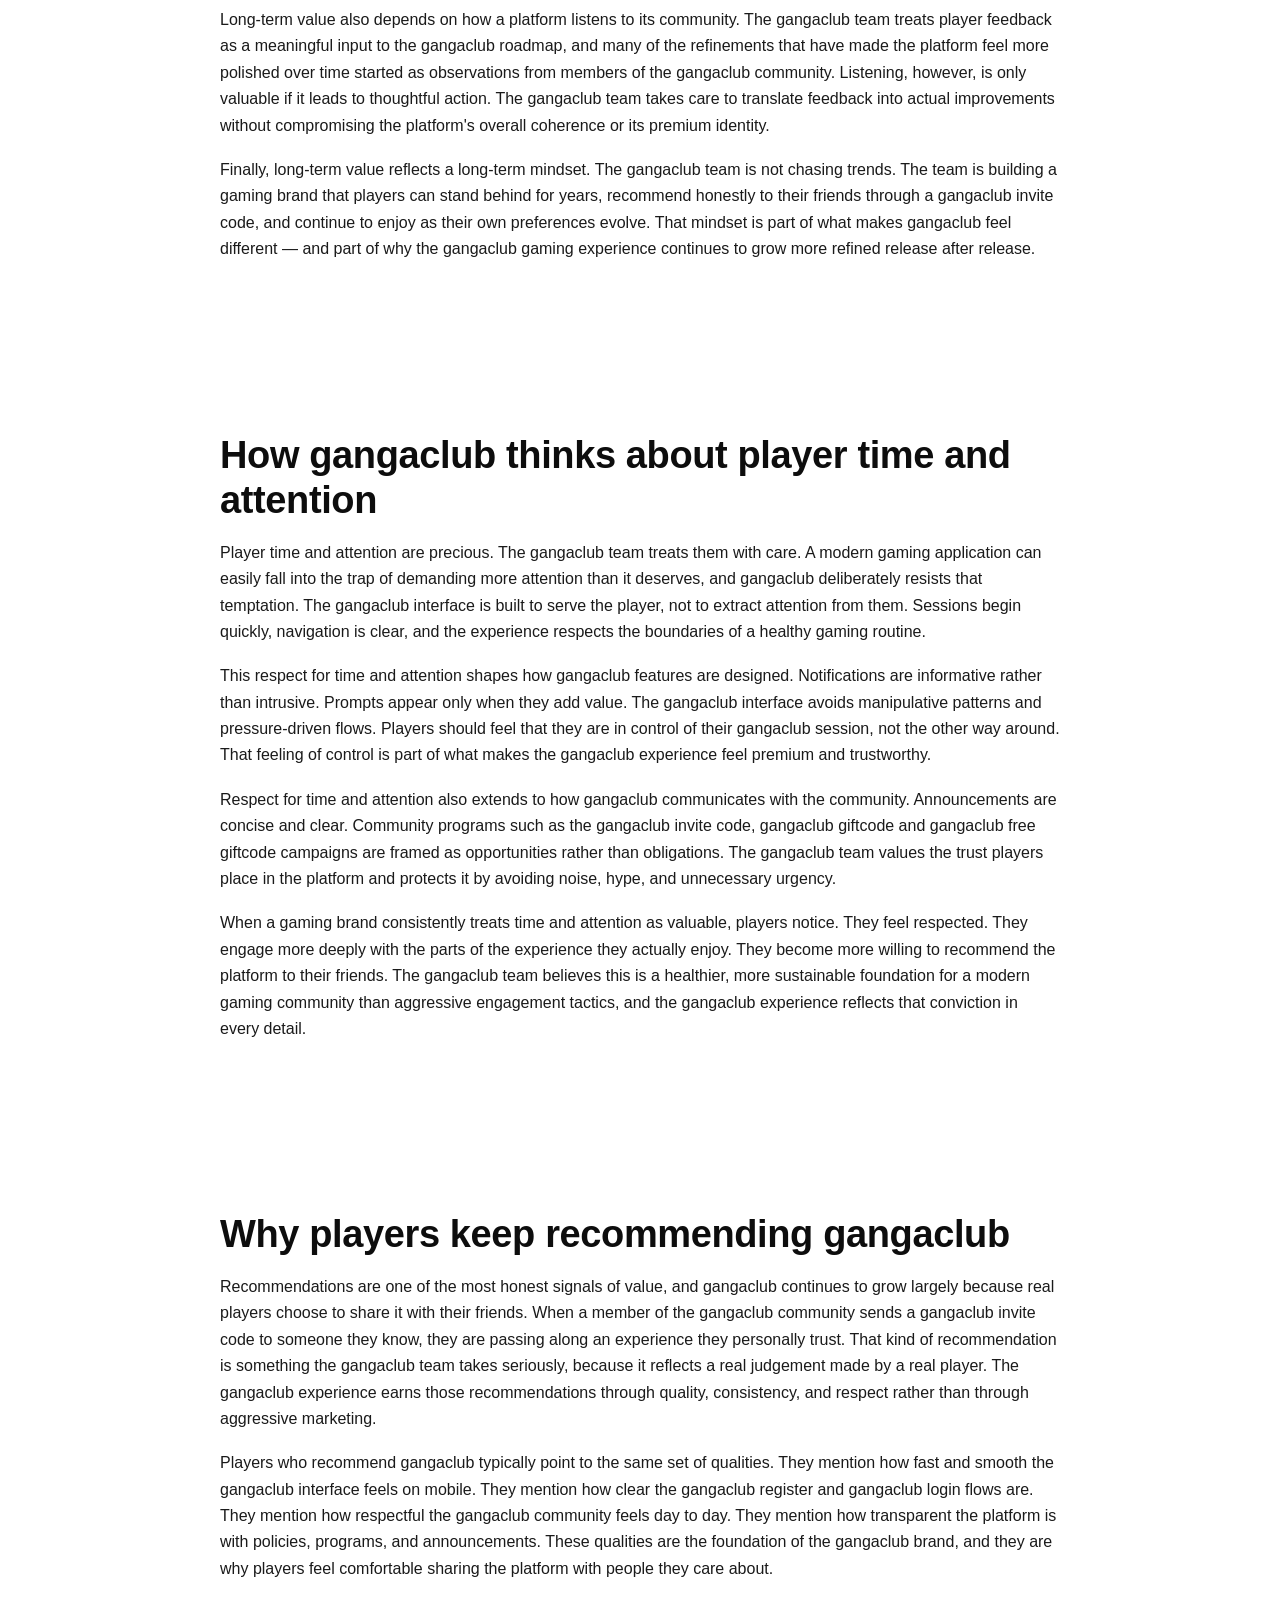
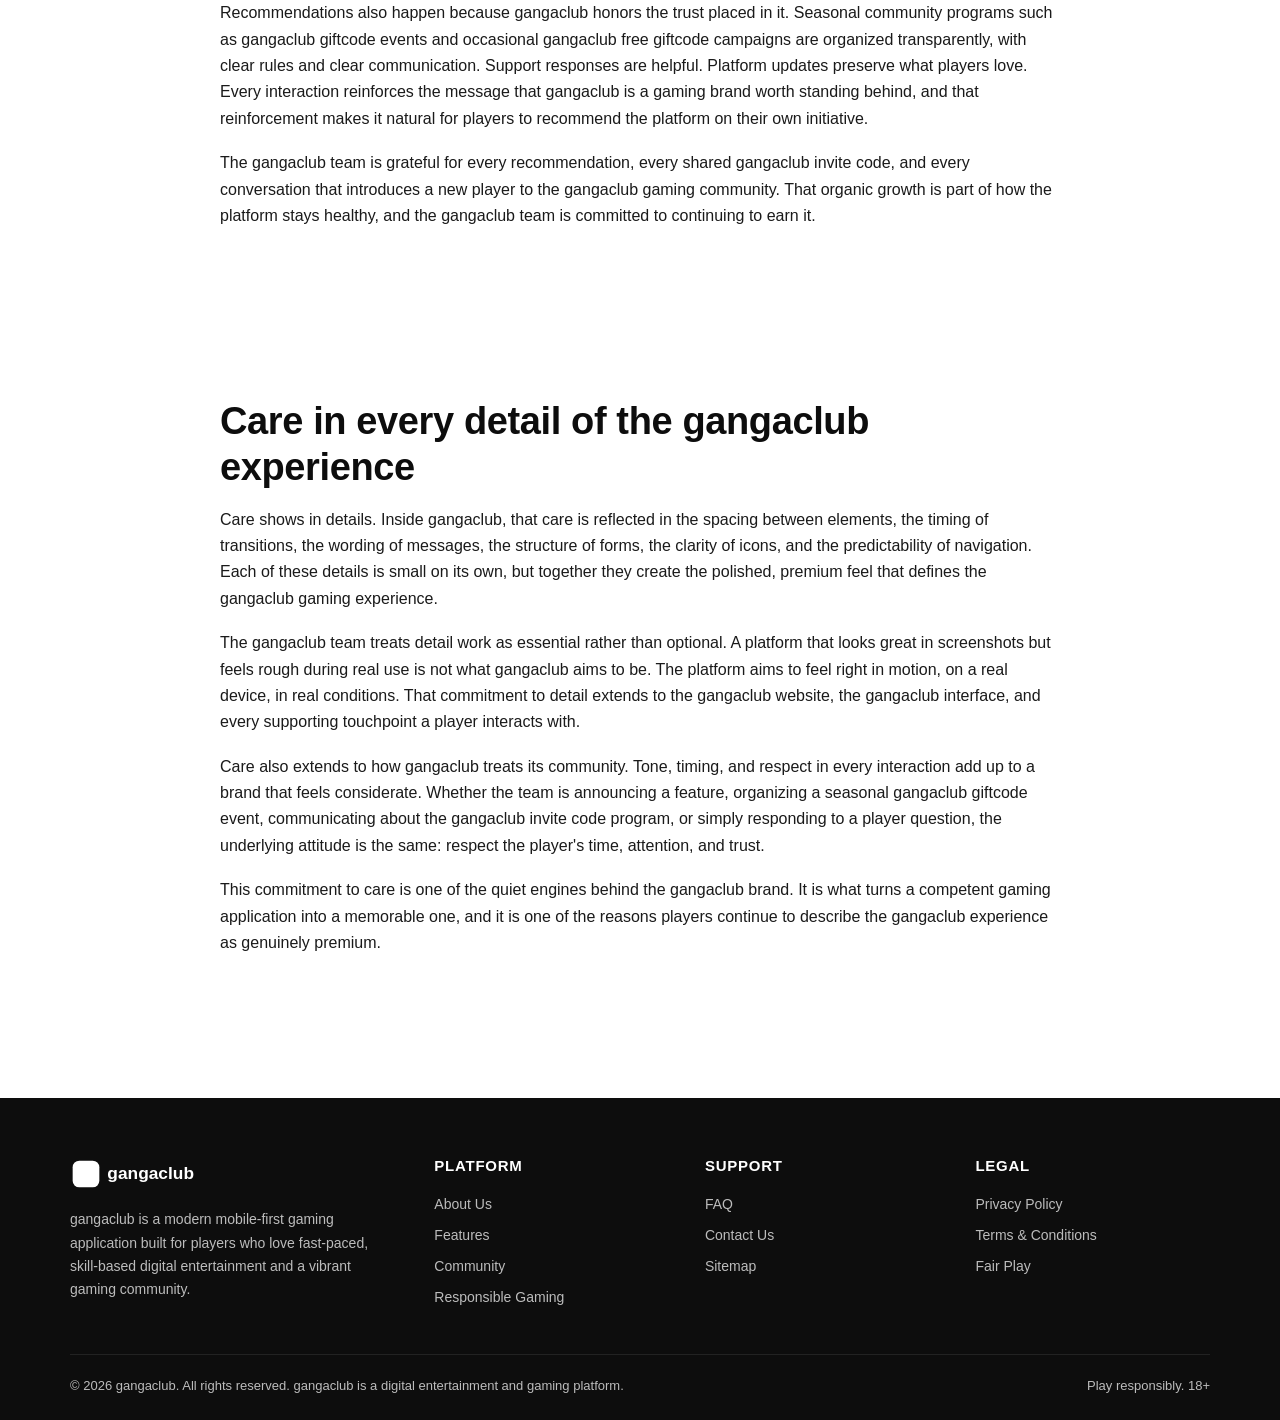
<file: features.html>
<!doctype html>
<html lang="en">
<head>
<meta charset="utf-8">
<meta name="viewport" content="width=device-width,initial-scale=1">
<title>Features — gangaclub Gaming App & Digital Entertainment Platform</title>
<meta name="description" content="Explore gangaclub features: mobile-first design, fast gameplay, secure accounts, community programs, and fair-play tools built for modern gaming.">
<link rel="canonical" href="https://gangaclub12.net/features.html">
<meta name="robots" content="index,follow,max-image-preview:large">
<meta name="theme-color" content="#e11d2e">
<meta name="author" content="gangaclub">
<meta property="og:type" content="website">
<meta property="og:site_name" content="gangaclub">
<meta property="og:title" content="Features — gangaclub Gaming App & Digital Entertainment Platform">
<meta property="og:description" content="Explore gangaclub features: mobile-first design, fast gameplay, secure accounts, community programs, and fair-play tools built for modern gaming.">
<meta property="og:url" content="https://gangaclub12.net/features.html">
<meta property="og:image" content="https://gangaclub12.net/assets/app-icon.svg">
<meta name="twitter:card" content="summary_large_image">
<meta name="twitter:title" content="Features — gangaclub Gaming App & Digital Entertainment Platform">
<meta name="twitter:description" content="Explore gangaclub features: mobile-first design, fast gameplay, secure accounts, community programs, and fair-play tools built for modern gaming.">
<meta name="twitter:image" content="https://gangaclub12.net/assets/app-icon.svg">
<link rel="icon" type="image/svg+xml" href="/assets/favicon.svg">
<link rel="apple-touch-icon" href="/assets/app-icon.svg">
<link rel="stylesheet" href="/assets/style.css">
<link rel="preload" as="image" href="/assets/hero.svg">
<script type="application/ld+json">{"@context": "https://schema.org", "@type": "Organization", "name": "gangaclub", "url": "https://gangaclub12.net", "logo": "https://gangaclub12.net/assets/logo.svg", "description": "gangaclub is a modern mobile-first gaming application and digital entertainment platform built for skill-based gameplay and community participation.", "sameAs": ["https://gangaclub12.net"]}</script>
<script type="application/ld+json">{"@context": "https://schema.org", "@type": "WebSite", "name": "gangaclub", "url": "https://gangaclub12.net", "potentialAction": {"@type": "SearchAction", "target": "https://gangaclub12.net/?q={search_term_string}", "query-input": "required name=search_term_string"}}</script>
<script type="application/ld+json">{"@context": "https://schema.org", "@type": "BreadcrumbList", "itemListElement": [{"@type": "ListItem", "position": 1, "name": "Home", "item": "https://gangaclub12.net/"}, {"@type": "ListItem", "position": 2, "name": "Features", "item": "https://gangaclub12.net/features.html"}]}</script>
</head>
<body>
<a class="skip" href="#main">Skip to main content</a>
<header class="site-header" role="banner">
<div class="container nav">
<a class="brand" href="/" aria-label="gangaclub home">
<img src="/assets/logo.svg" alt="gangaclub gaming app logo" width="160" height="40">
</a>
<button class="nav-toggle" aria-expanded="false" aria-controls="primary-nav" aria-label="Open menu"><span></span><span></span><span></span></button>
<nav aria-label="Primary">
<ul id="primary-nav" class="nav-list">
<li><a href="/">Home</a></li>
<li><a href="/about.html">About</a></li>
<li><a href="/features.html">Features</a></li>
<li><a href="/community.html">Community</a></li>
<li><a href="/responsible-gaming.html">Responsible Gaming</a></li>
<li><a href="/faq.html">FAQ</a></li>
<li><a href="/contact.html">Contact</a></li>
</ul>
</nav>
</div>
</header>
<main id="main">
<section class="page-head"><div class="container"><nav class="breadcrumb" aria-label="Breadcrumb"><a href="/">Home</a> / <span>Features</span></nav><h1>gangaclub Features</h1><p>A modern, mobile-first feature set designed around speed, trust, fair play, and a vibrant gaming community.</p></div></section>
<section class="content"><div class="container prose"><h2>A platform engineered around the player</h2><p>gangaclub is more than a single product — it is a complete gaming application and digital entertainment platform engineered around one principle: the player experience always comes first. From the moment a new user completes the gangaclub register flow, every interaction is designed to feel intuitive, fast, and trustworthy. Returning players using gangaclub login enjoy the same consistency, because gangaclub treats reliability as a foundational feature, not a luxury.</p><p>The following sections walk through the features that define the gangaclub gaming platform. Each feature exists because it makes the gangaclub experience better, fairer, faster, or safer. Nothing on this list is a gimmick — every capability has been shaped by real player needs and refined through ongoing improvement of the gangaclub application.</p><h2>Performance &amp; speed</h2><h3>Mobile-first architecture</h3><p>gangaclub is engineered as a mobile-first gaming application. Every screen, animation, and control is built for touch interaction and small-screen ergonomics. The gangaclub interface loads quickly, responds instantly, and remains smooth even during extended sessions. This is one of the reasons players consistently describe gangaclub as one of the most polished modern gaming brands they have used.</p><h3>Optimized resource usage</h3><p>The gangaclub platform is intentionally lightweight. Code, assets, and data flows are optimized so that gangaclub remains responsive even on mid-range devices and less-than-perfect networks. Players should not need a flagship phone to enjoy a flagship gaming experience, and gangaclub is built with that belief at its core.</p><h3>Predictable latency</h3><p>Skill-based gaming requires predictable response times. The gangaclub team continuously optimizes interaction latency so that controls feel direct and gameplay feels fair. From gangaclub login to in-session interactions, the goal is the same: minimum delay, maximum control, every time.</p><h2>Onboarding &amp; account</h2><h3>Effortless gangaclub register</h3><p>The gangaclub register process is short, clear, and respectful of the player's time. New users only provide the information that is genuinely needed to create a secure account. There are no confusing screens, no unnecessary steps, and no hidden requirements — just a clean path into the gangaclub gaming experience.</p><h3>Fast gangaclub login</h3><p>Once an account is created, gangaclub login becomes a one-tap routine. Sessions are managed securely, and returning players are dropped right back into the gangaclub experience without friction. The platform values the player's time, and that respect is reflected in every login interaction.</p><h3>Invite-based growth</h3><p>gangaclub supports community-led growth through the gangaclub invite code system. When a player shares their gangaclub invite code with friends, the platform grows organically through real recommendations rather than aggressive marketing. This keeps the gangaclub community authentic, friendly, and culturally consistent.</p><h2>Community features</h2><h3>Active, respectful community</h3><p>The gangaclub community is one of the platform's strongest assets. Players come together inside a moderated, respectful environment where good behavior is encouraged and disruptive behavior is addressed. The gangaclub team treats community culture as a feature in itself, and continuously invests in keeping the environment healthy.</p><h3>Seasonal giftcode events</h3><p>From time to time, gangaclub runs community celebrations that include a seasonal gangaclub giftcode or a special gangaclub free giftcode campaign. These events are organized transparently, with clear rules and time-limited windows. They exist to thank active members and celebrate milestones inside the gangaclub gaming community.</p><h3>Player recognition</h3><p>gangaclub recognizes players who contribute positively to the platform — whether through skillful play, community participation, or thoughtful feedback. Recognition can come in many forms, and the gangaclub team continually explores new, meaningful ways to highlight valued members of the community.</p><h2>Fair play &amp; integrity</h2><h3>Transparent gameplay mechanics</h3><p>gangaclub is built on transparent, well-documented gameplay mechanics. Players know what they are participating in, how it works, and what to expect. Transparency is part of how gangaclub earns trust — and trust is one of the most important features any modern gaming platform can offer.</p><h3>Automated integrity checks</h3><p>Behind the scenes, gangaclub runs automated integrity checks to protect the fairness of the experience. These checks help ensure that every gangaclub session feels consistent and that the gaming environment remains healthy for everyone in the community.</p><h3>Clear community guidelines</h3><p>The gangaclub platform maintains clear community guidelines that describe what is welcome on the platform and what is not. These guidelines are enforced consistently, helping keep the gangaclub experience respectful and predictable for every player.</p><h2>Security &amp; privacy</h2><h3>Modern encryption</h3><p>gangaclub uses modern encryption to protect player data in transit and at rest. Security is treated as a continuous engineering effort, not a one-time setup, and the gangaclub team actively monitors the platform for emerging risks.</p><h3>Account protection</h3><p>gangaclub login is supported by thoughtful account protection layers, including session monitoring and recovery flows. Players can use the platform with confidence, knowing that their accounts are taken seriously by the gangaclub team.</p><h3>Data minimization</h3><p>gangaclub follows a data-minimization mindset. Only the data that is genuinely necessary to deliver a great gaming experience is collected. Players have clear visibility into the gangaclub privacy policy and what it means for them in practice.</p><h2>Design &amp; experience</h2><h3>Premium visual language</h3><p>The gangaclub interface uses a calm, premium visual language. Generous spacing, clean typography, and a balanced palette of white with refined red accents communicate a brand that takes itself, and its players, seriously. The look of gangaclub is intentional, and it reinforces the platform's modern, trustworthy positioning.</p><h3>Accessibility-aware</h3><p>gangaclub is built with accessibility in mind. Color contrast, keyboard navigation, semantic structure, and clear focus indicators are part of how the gangaclub interface is constructed. Good accessibility benefits everyone, and gangaclub takes that responsibility seriously.</p><h2>Support &amp; reliability</h2><h3>Responsive support</h3><p>Players can reach the gangaclub support team whenever questions arise. Responses are respectful, helpful, and focused on resolution. Reliable support is one of the quiet features that turn a good gaming platform into a great one, and gangaclub treats it accordingly.</p><h3>Stable platform</h3><p>The gangaclub platform is engineered for stability. Updates are rolled out carefully, infrastructure is monitored continuously, and the team works to make sure that every gangaclub session — from gangaclub login to logout — feels dependable and consistent.</p><h2>Why gangaclub feature set matters</h2><p>Taken together, these features create a gaming application that is fast, fair, secure, and genuinely enjoyable to use. gangaclub is not trying to be everything to everyone — it is focused on being a premium, modern, mobile-first gaming brand. Each feature on this page exists because it directly supports that focus, and because it makes the gangaclub experience better for real players in the real world.</p><p>Whether a player is brand new to gangaclub, joining through a friend's gangaclub invite code, or returning daily through gangaclub login, the feature set is designed to feel coherent and complete. That is what a modern gaming platform should be, and that is what gangaclub aims to deliver in every release.</p></div></section><section class="content"><div class="container prose"><h2>Designing features that respect the player</h2><p>Feature design at gangaclub follows a simple rule: every feature must respect the player. This is the difference between a feature that improves the gangaclub experience and a feature that adds clutter. Respect for the player shows up in how features are scoped, how they are surfaced inside the interface, and how they behave during real use.</p><p>Respecting the player means avoiding unnecessary complexity. The gangaclub platform deliberately resists feature bloat. New features are added when they genuinely improve the gaming experience, not because they are easy to add or because other platforms have them. This discipline keeps the gangaclub interface calm and focused.</p><p>Respecting the player also means honoring attention. Notifications, prompts, and visual cues inside gangaclub are designed to be informative rather than intrusive. The platform aims to support players rather than interrupt them. A feature that distracts the player is not aligned with the gangaclub way of building things.</p><p>Finally, respecting the player means being honest about value. Features at gangaclub are designed to deliver clear, real benefits rather than synthetic engagement loops. Players should feel that the time they spend inside gangaclub is genuinely well spent, and the feature set is shaped around that expectation.</p></div></section><section class="content"><div class="container prose"><h2>How gangaclub features support long-term enjoyment</h2><p>A great gaming brand is one that players continue to enjoy over time. Many platforms can deliver excitement on day one but lose appeal quickly. gangaclub is designed for long-term enjoyment, and the feature set reflects that goal.</p><p>Performance features keep the gangaclub experience smooth across many sessions, regardless of device or network condition. Community features keep the social environment fresh, respectful, and rewarding. Recognition features acknowledge ongoing participation. Privacy and security features keep player trust intact over time. Each of these areas contributes to the long-term appeal of the gangaclub gaming application.</p><p>Programs like the gangaclub invite code system, seasonal gangaclub giftcode events, and occasional gangaclub free giftcode celebrations also support long-term enjoyment by giving the community moments to share and celebrate. These programs are not the core of gangaclub — the core is the gameplay and the platform itself — but they enrich the experience and reinforce the sense of belonging that makes a gaming brand feel like home.</p></div></section><section class="content"><div class="container prose"><h2>Interface details that make gangaclub feel premium</h2><p>The premium feel of gangaclub comes from a long list of small interface details. Carefully chosen typography. Balanced color contrast. Generous, intentional spacing. Smooth, purposeful motion. Clear affordances for actions. Predictable navigation. Recognizable iconography. Together, these details create the calm, confident gangaclub interface that players consistently appreciate.</p><p>Premium feel also depends on consistency. Inside gangaclub, similar elements look and behave similarly. Buttons share a coherent style. Cards share a coherent structure. Messages share a coherent tone. Players never need to relearn how the platform works because the gangaclub interface follows a coherent design language end to end.</p><p>This level of detail is not flashy, but it is what separates a serious gaming brand from a casual one. The gangaclub team treats interface details as part of the product, not as decoration, and that mindset is visible in every screen of the gangaclub experience.</p></div></section><section class="content"><div class="container prose"><h2>Why fair play is treated as a feature</h2><p>Many platforms talk about fair play. gangaclub treats fair play as a first-class feature that requires real engineering, real moderation, and real cultural reinforcement. Fair play is part of why players choose gangaclub and part of why they stay.</p><p>On the engineering side, gangaclub uses transparent gameplay mechanics so players understand what they are participating in. Automated integrity checks help maintain consistency across sessions. The gangaclub team continuously refines these systems as the platform evolves, applying the same care to fair play that is applied to interface and performance.</p><p>On the cultural side, the gangaclub community is shaped to embody fair-play values. Community guidelines articulate what is expected. Moderation enforces those expectations consistently. Recognition programs celebrate players who exemplify fair play. The result is a gaming environment where fairness is the default, not the exception.</p><p>Treating fair play as a feature is a deliberate choice. It signals that gangaclub takes the integrity of the gaming experience seriously and that the platform is committed to keeping it that way over the long term. For players who value a level playing field, this commitment is one of the most important features the gangaclub platform offers.</p></div></section><section class="content"><div class="container prose"><h2>Bringing it all together</h2><p>The gangaclub feature set is intentionally cohesive. Performance, design, community, fair play, security, and support are not separate silos — they are interlocking parts of a single, premium gaming experience. The gangaclub team designs and operates the platform with that integration in mind.</p><p>This is why gangaclub feels different. Players do not experience a long list of disconnected features; they experience a unified gaming brand. Whether a player is going through gangaclub register for the first time, using gangaclub login on a normal day, exploring community programs through a gangaclub invite code, or participating in a seasonal gangaclub giftcode event, the experience feels coherent and considered.</p><p>That coherence is the long-term gangaclub feature in a sentence: a polished, mobile-first gaming application that respects the player, supports the community, and earns trust through quality and consistency.</p></div></section>
<section class="content"><div class="container prose"><h2>The long-term value of choosing gangaclub for feature exploration</h2><p>Long-term value is one of the strongest reasons players continue to choose gangaclub. A modern gaming application earns its place in a player's routine not through a single dramatic feature, but through a consistent, high-quality experience that holds up over time. gangaclub is built precisely with that long-term horizon in mind. Every release, every community program, every interface refinement is shaped by the question of whether it strengthens the gangaclub experience for the months and years ahead, not only for the next session.</p><p>This long-term orientation shows up in how the gangaclub platform treats stability, performance, and trust. Players can rely on the gangaclub interface to behave the same way today as it did last week. They can rely on gangaclub login to be quick and predictable. They can rely on community programs such as the gangaclub invite code system, seasonal gangaclub giftcode events, and occasional gangaclub free giftcode celebrations to be organized with clear rules and respectful communication. Consistency is one of the most underrated forms of value, and gangaclub treats it as essential.</p><p>Long-term value also depends on how a platform listens to its community. The gangaclub team treats player feedback as a meaningful input to the gangaclub roadmap, and many of the refinements that have made the platform feel more polished over time started as observations from members of the gangaclub community. Listening, however, is only valuable if it leads to thoughtful action. The gangaclub team takes care to translate feedback into actual improvements without compromising the platform's overall coherence or its premium identity.</p><p>Finally, long-term value reflects a long-term mindset. The gangaclub team is not chasing trends. The team is building a gaming brand that players can stand behind for years, recommend honestly to their friends through a gangaclub invite code, and continue to enjoy as their own preferences evolve. That mindset is part of what makes gangaclub feel different — and part of why the gangaclub gaming experience continues to grow more refined release after release.</p></div></section>
<section class="content"><div class="container prose"><h2>How gangaclub thinks about player time and attention</h2><p>Player time and attention are precious. The gangaclub team treats them with care. A modern gaming application can easily fall into the trap of demanding more attention than it deserves, and gangaclub deliberately resists that temptation. The gangaclub interface is built to serve the player, not to extract attention from them. Sessions begin quickly, navigation is clear, and the experience respects the boundaries of a healthy gaming routine.</p><p>This respect for time and attention shapes how gangaclub features are designed. Notifications are informative rather than intrusive. Prompts appear only when they add value. The gangaclub interface avoids manipulative patterns and pressure-driven flows. Players should feel that they are in control of their gangaclub session, not the other way around. That feeling of control is part of what makes the gangaclub experience feel premium and trustworthy.</p><p>Respect for time and attention also extends to how gangaclub communicates with the community. Announcements are concise and clear. Community programs such as the gangaclub invite code, gangaclub giftcode and gangaclub free giftcode campaigns are framed as opportunities rather than obligations. The gangaclub team values the trust players place in the platform and protects it by avoiding noise, hype, and unnecessary urgency.</p><p>When a gaming brand consistently treats time and attention as valuable, players notice. They feel respected. They engage more deeply with the parts of the experience they actually enjoy. They become more willing to recommend the platform to their friends. The gangaclub team believes this is a healthier, more sustainable foundation for a modern gaming community than aggressive engagement tactics, and the gangaclub experience reflects that conviction in every detail.</p></div></section>
<section class="content"><div class="container prose"><h2>Why players keep recommending gangaclub</h2><p>Recommendations are one of the most honest signals of value, and gangaclub continues to grow largely because real players choose to share it with their friends. When a member of the gangaclub community sends a gangaclub invite code to someone they know, they are passing along an experience they personally trust. That kind of recommendation is something the gangaclub team takes seriously, because it reflects a real judgement made by a real player. The gangaclub experience earns those recommendations through quality, consistency, and respect rather than through aggressive marketing.</p><p>Players who recommend gangaclub typically point to the same set of qualities. They mention how fast and smooth the gangaclub interface feels on mobile. They mention how clear the gangaclub register and gangaclub login flows are. They mention how respectful the gangaclub community feels day to day. They mention how transparent the platform is with policies, programs, and announcements. These qualities are the foundation of the gangaclub brand, and they are why players feel comfortable sharing the platform with people they care about.</p><p>Recommendations also happen because gangaclub honors the trust placed in it. Seasonal community programs such as gangaclub giftcode events and occasional gangaclub free giftcode campaigns are organized transparently, with clear rules and clear communication. Support responses are helpful. Platform updates preserve what players love. Every interaction reinforces the message that gangaclub is a gaming brand worth standing behind, and that reinforcement makes it natural for players to recommend the platform on their own initiative.</p><p>The gangaclub team is grateful for every recommendation, every shared gangaclub invite code, and every conversation that introduces a new player to the gangaclub gaming community. That organic growth is part of how the platform stays healthy, and the gangaclub team is committed to continuing to earn it.</p></div></section>
<section class="content"><div class="container prose"><h2>Care in every detail of the gangaclub experience</h2><p>Care shows in details. Inside gangaclub, that care is reflected in the spacing between elements, the timing of transitions, the wording of messages, the structure of forms, the clarity of icons, and the predictability of navigation. Each of these details is small on its own, but together they create the polished, premium feel that defines the gangaclub gaming experience.</p><p>The gangaclub team treats detail work as essential rather than optional. A platform that looks great in screenshots but feels rough during real use is not what gangaclub aims to be. The platform aims to feel right in motion, on a real device, in real conditions. That commitment to detail extends to the gangaclub website, the gangaclub interface, and every supporting touchpoint a player interacts with.</p><p>Care also extends to how gangaclub treats its community. Tone, timing, and respect in every interaction add up to a brand that feels considerate. Whether the team is announcing a feature, organizing a seasonal gangaclub giftcode event, communicating about the gangaclub invite code program, or simply responding to a player question, the underlying attitude is the same: respect the player's time, attention, and trust.</p><p>This commitment to care is one of the quiet engines behind the gangaclub brand. It is what turns a competent gaming application into a memorable one, and it is one of the reasons players continue to describe the gangaclub experience as genuinely premium.</p></div></section>
</main>
<footer role="contentinfo">
<div class="container">
<div class="foot-grid">
<div>
<img src="/assets/logo.svg" alt="gangaclub logo" width="160" height="40" style="filter:brightness(0) invert(1);margin-bottom:14px">
<p style="font-size:14px;color:#bcbcbc;max-width:320px">gangaclub is a modern mobile-first gaming application built for players who love fast-paced, skill-based digital entertainment and a vibrant gaming community.</p>
</div>
<div>
<h4>Platform</h4>
<ul>
<li><a href="/about.html">About Us</a></li>
<li><a href="/features.html">Features</a></li>
<li><a href="/community.html">Community</a></li>
<li><a href="/responsible-gaming.html">Responsible Gaming</a></li>
</ul>
</div>
<div>
<h4>Support</h4>
<ul>
<li><a href="/faq.html">FAQ</a></li>
<li><a href="/contact.html">Contact Us</a></li>
<li><a href="/sitemap.html">Sitemap</a></li>
</ul>
</div>
<div>
<h4>Legal</h4>
<ul>
<li><a href="/privacy-policy.html">Privacy Policy</a></li>
<li><a href="/terms.html">Terms &amp; Conditions</a></li>
<li><a href="/responsible-gaming.html">Fair Play</a></li>
</ul>
</div>
</div>
<div class="foot-bot">
<span>&copy; 2026 gangaclub. All rights reserved. gangaclub is a digital entertainment and gaming platform.</span>
<span>Play responsibly. 18+</span>
</div>
</div>
</footer>
<script src="/assets/main.js" defer></script>
</body>
</html>
</file>
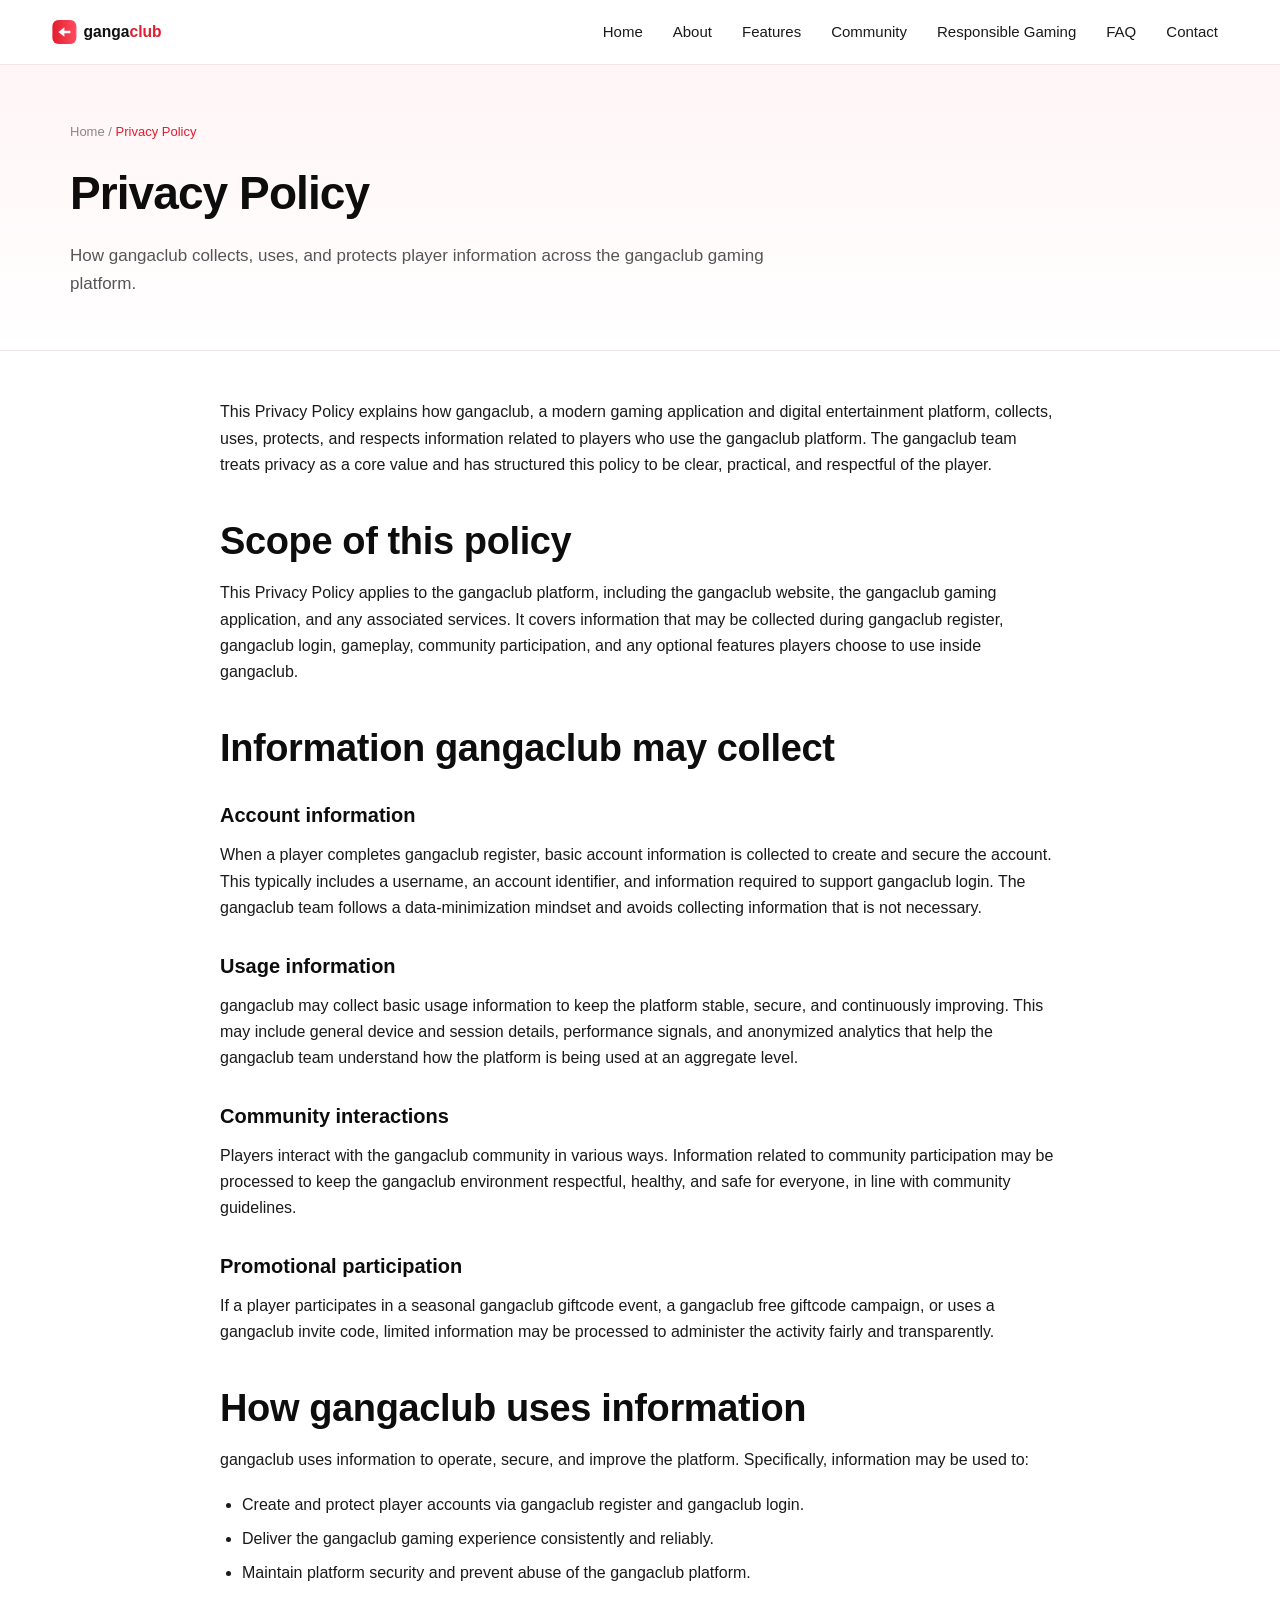
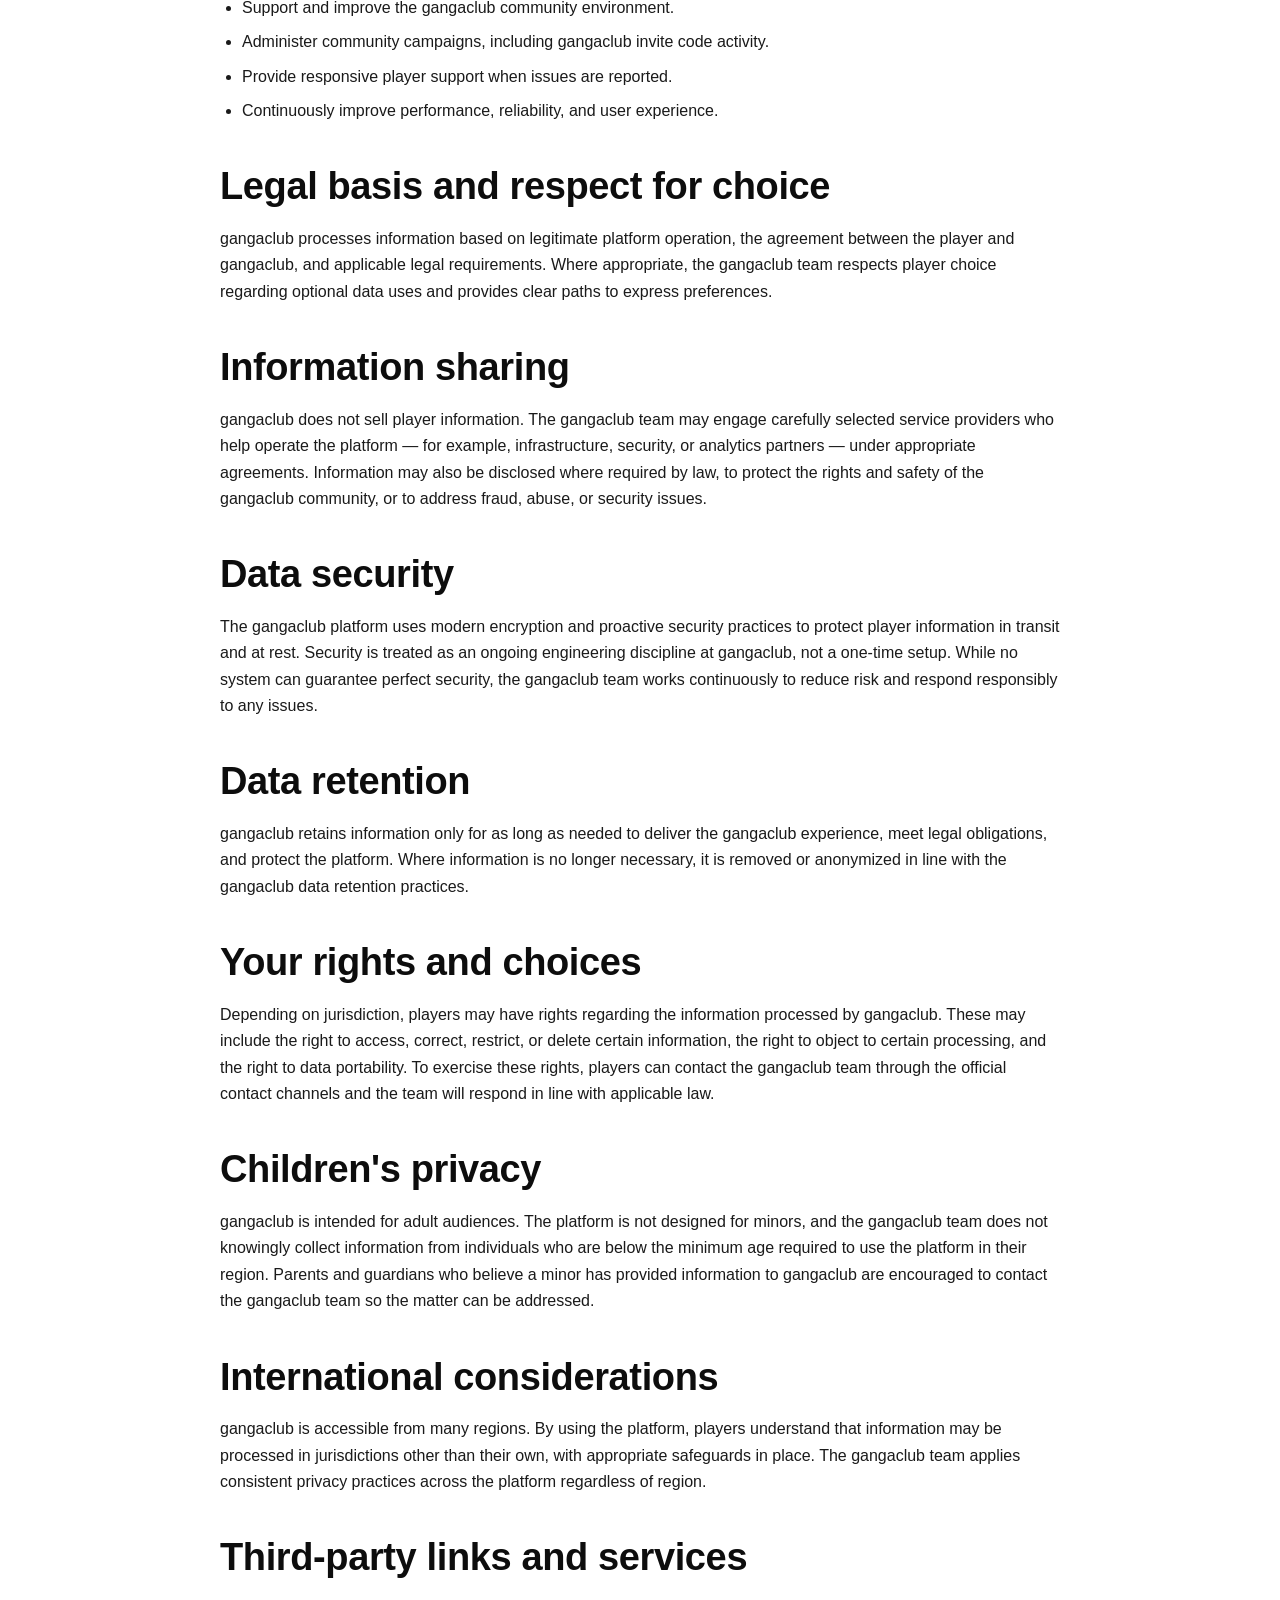
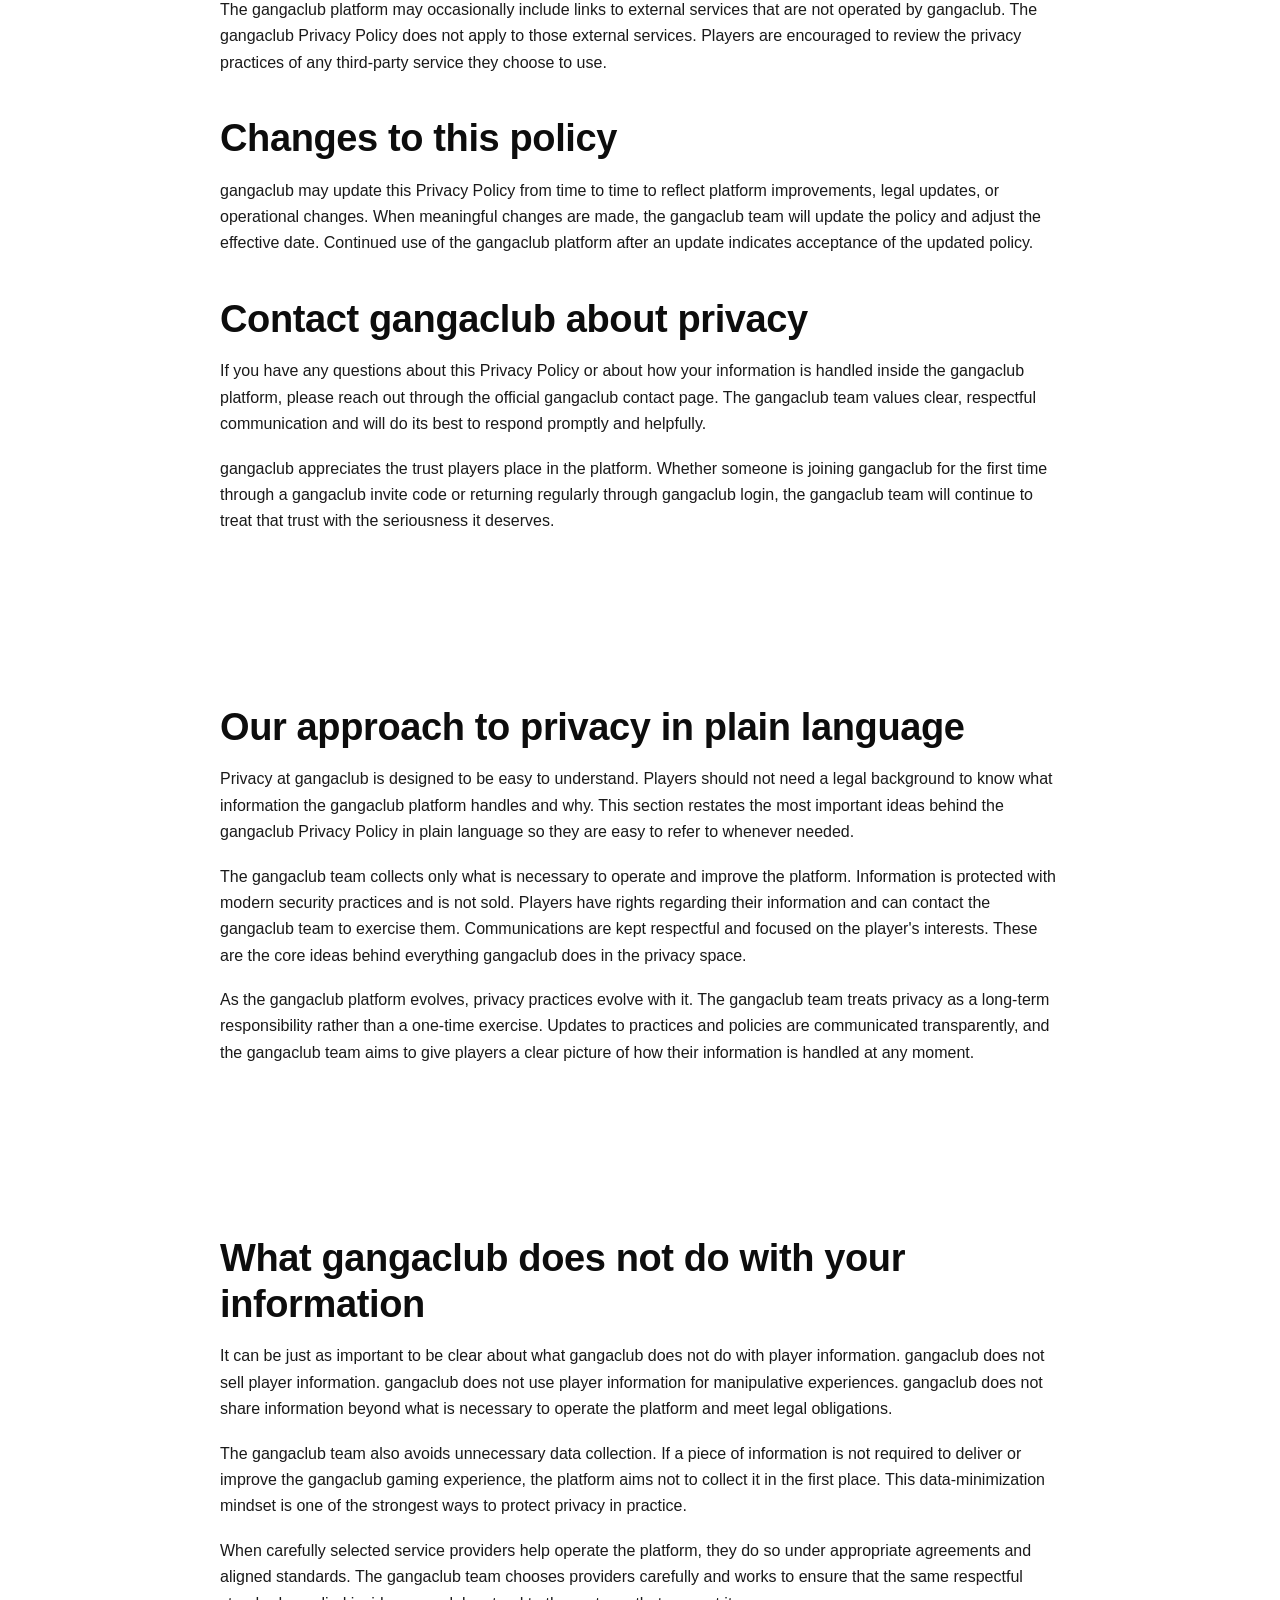
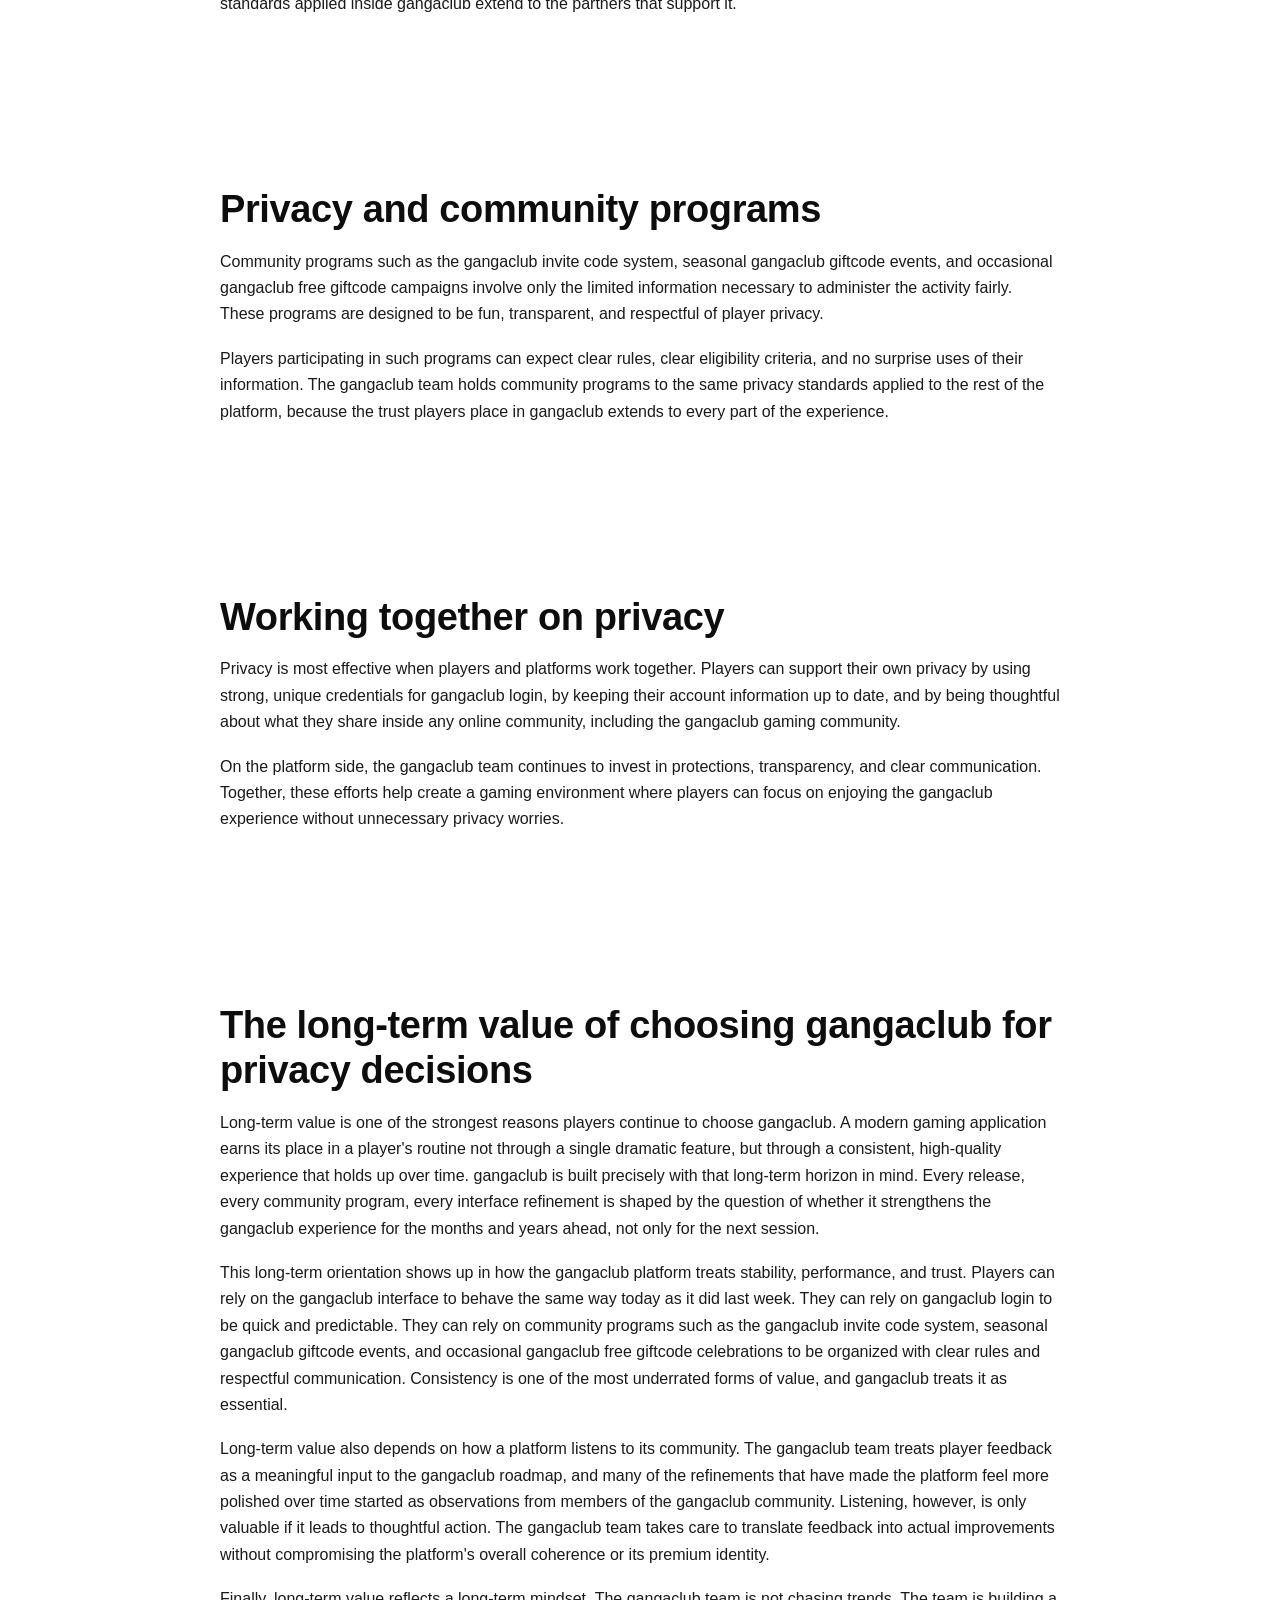
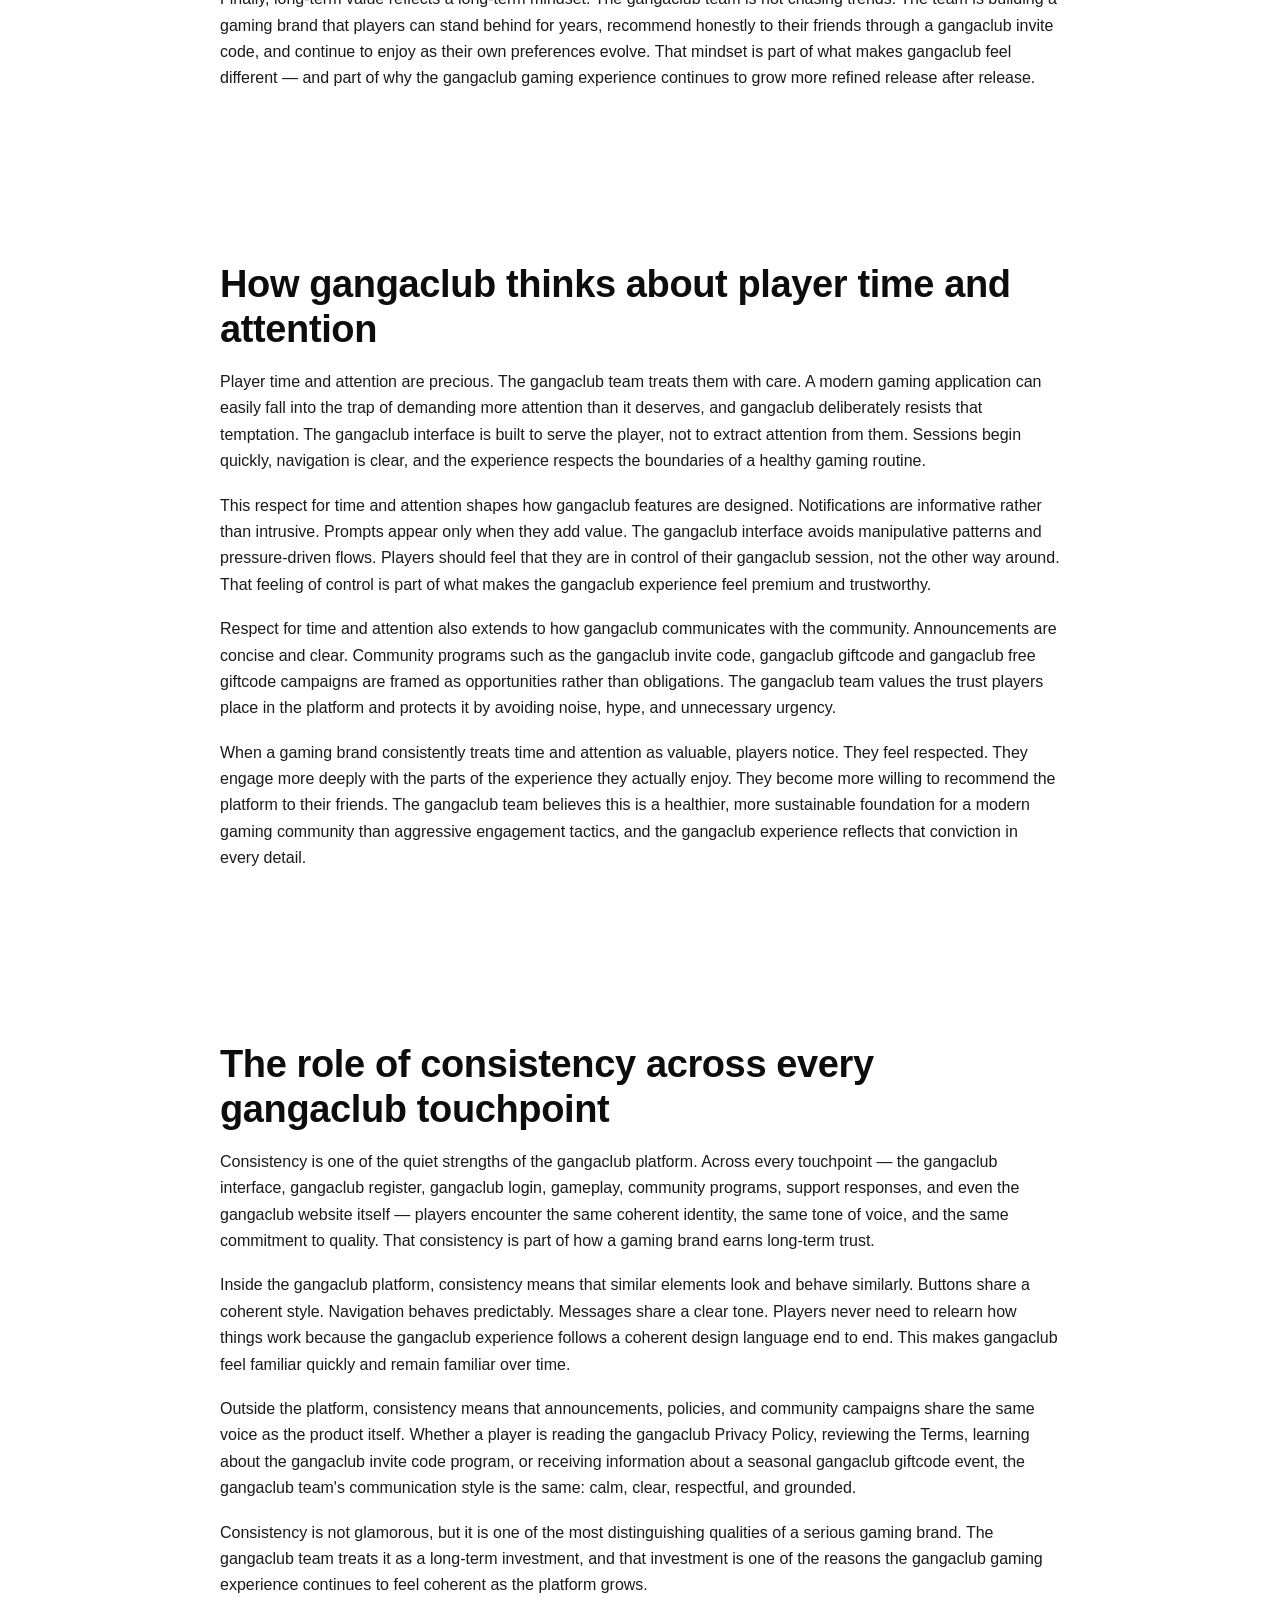
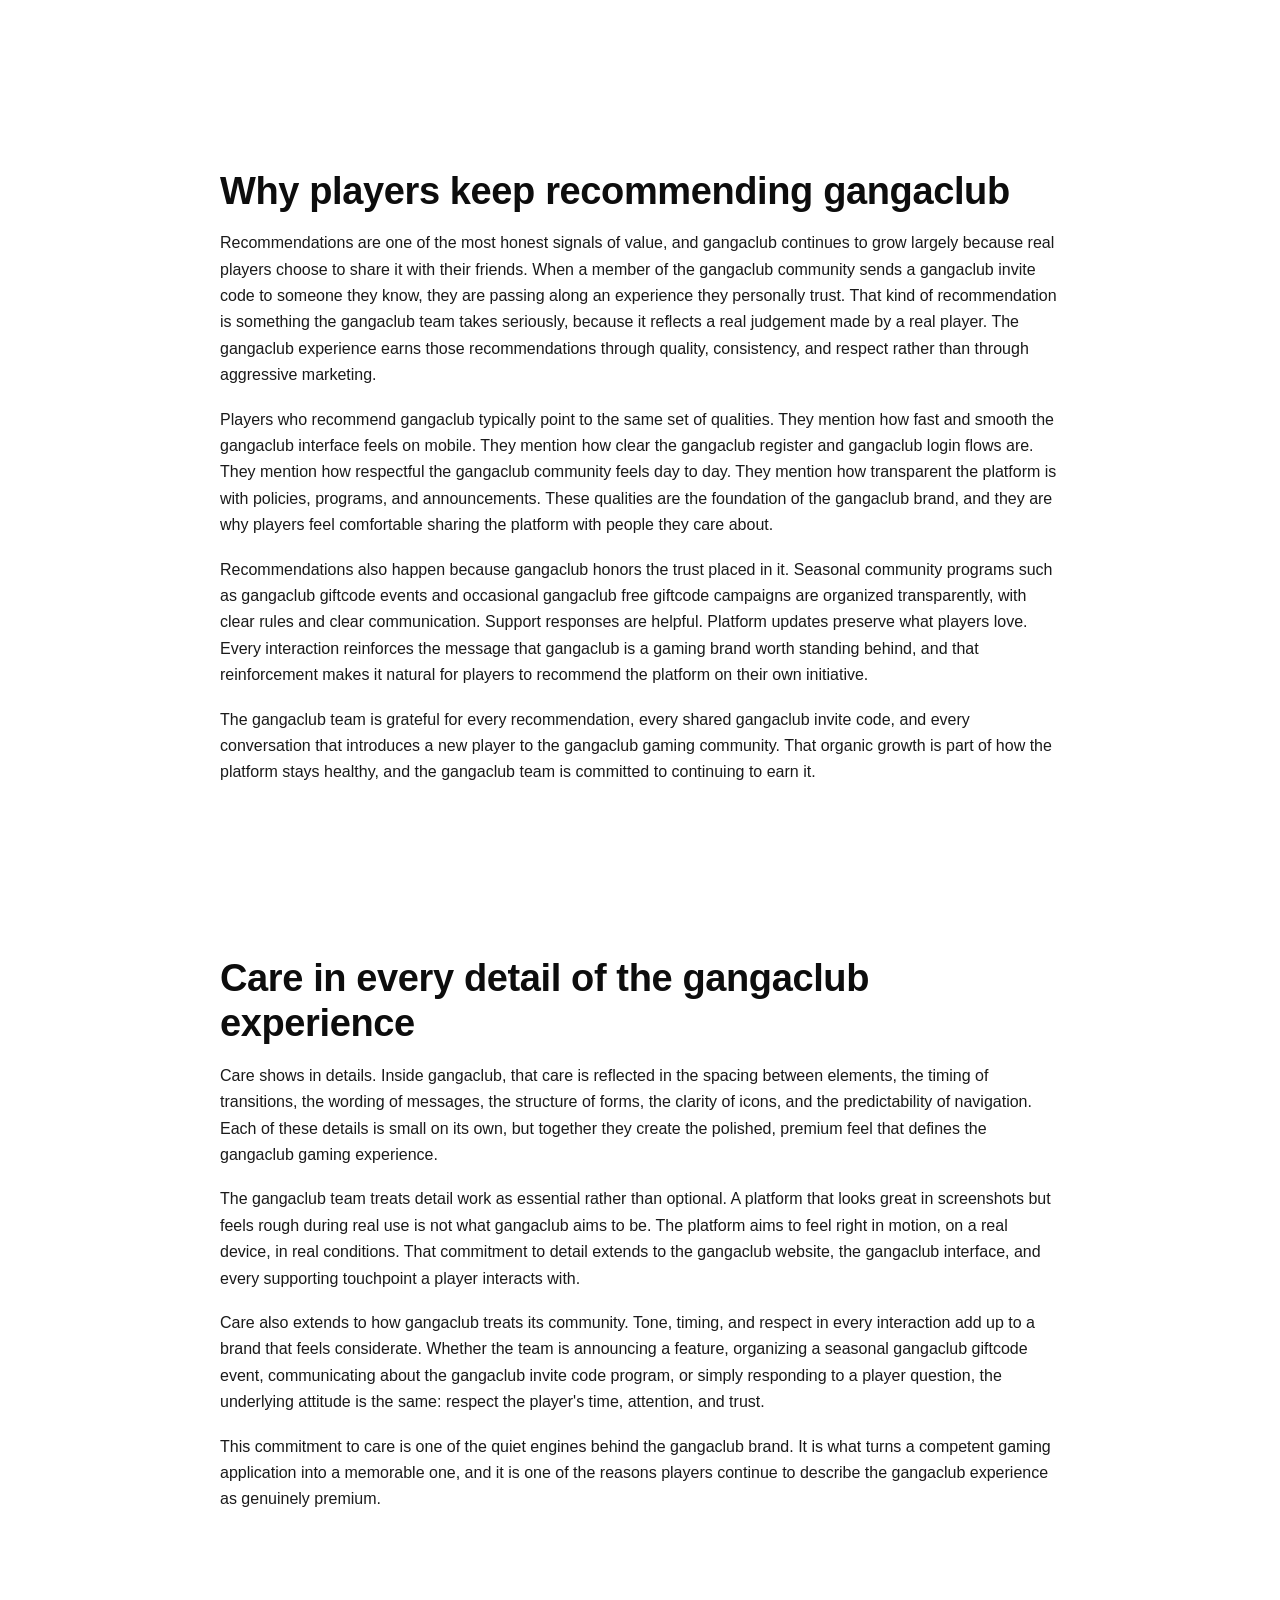
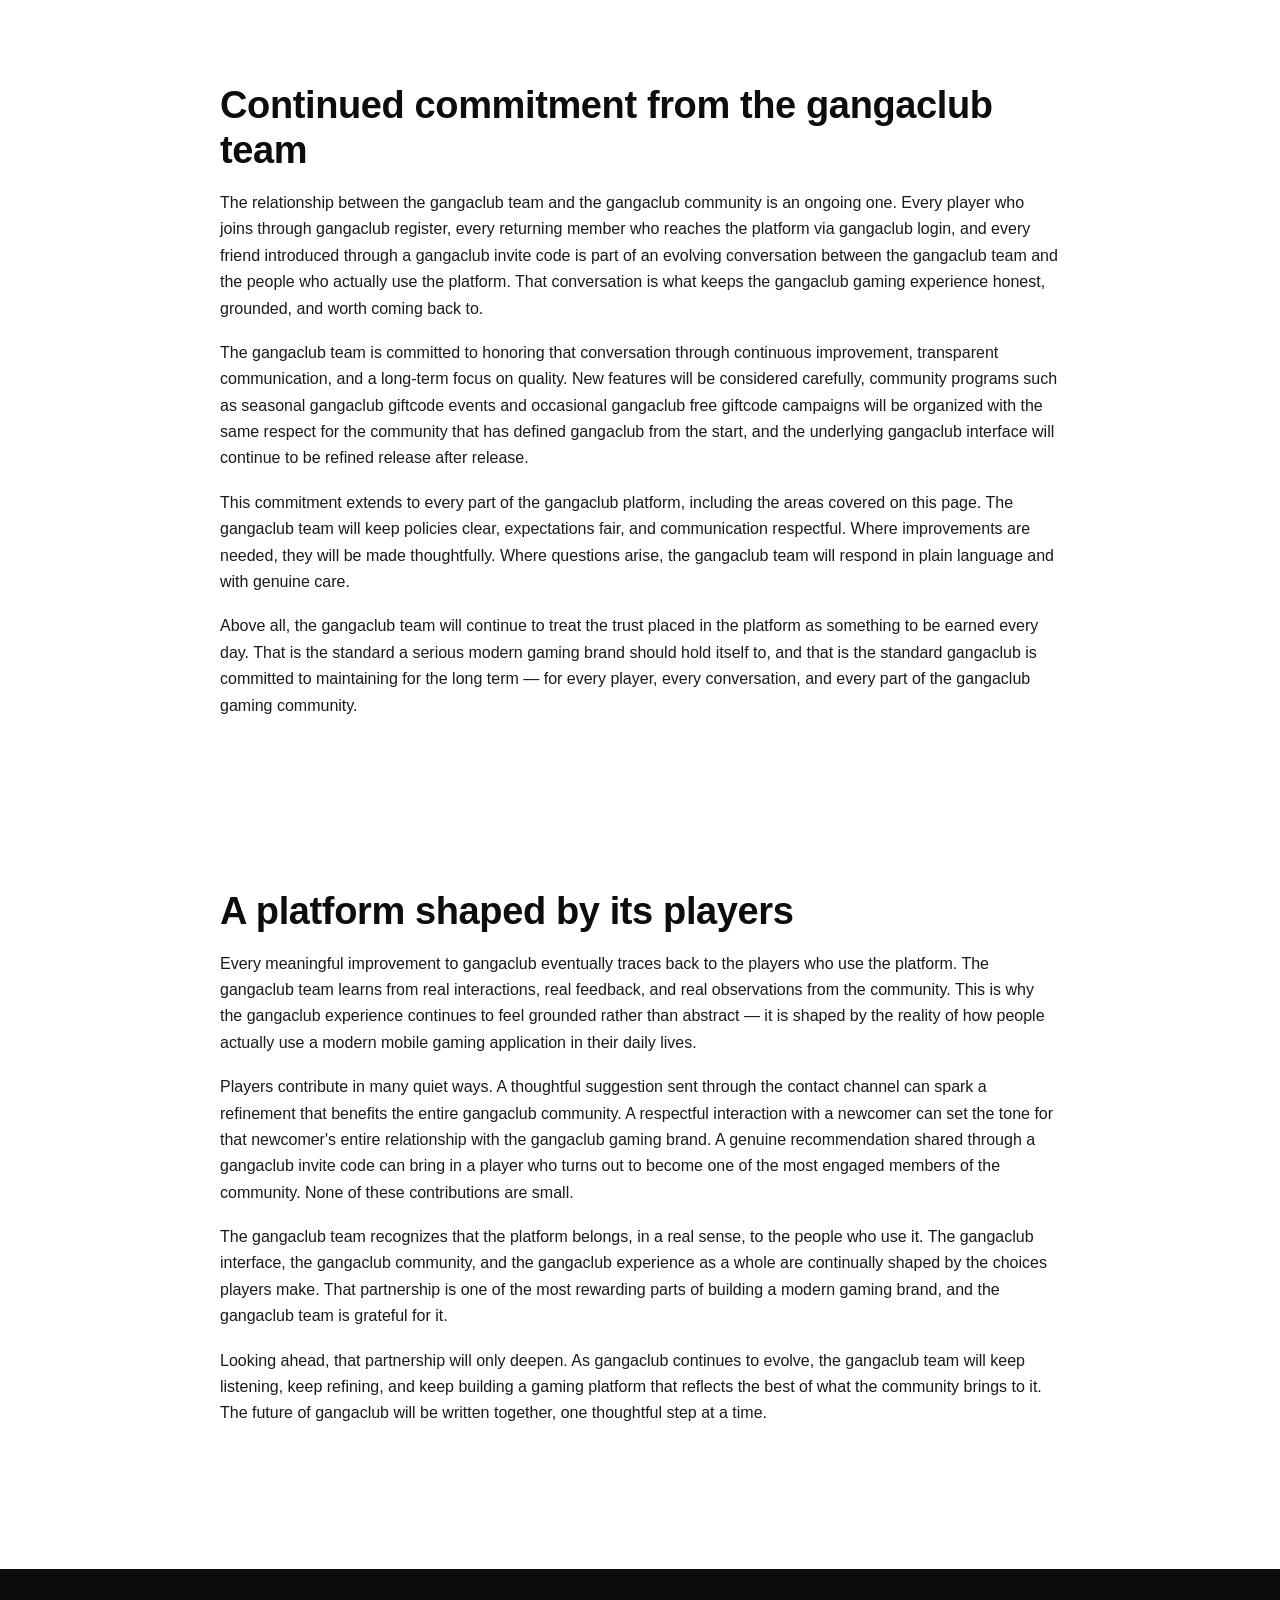
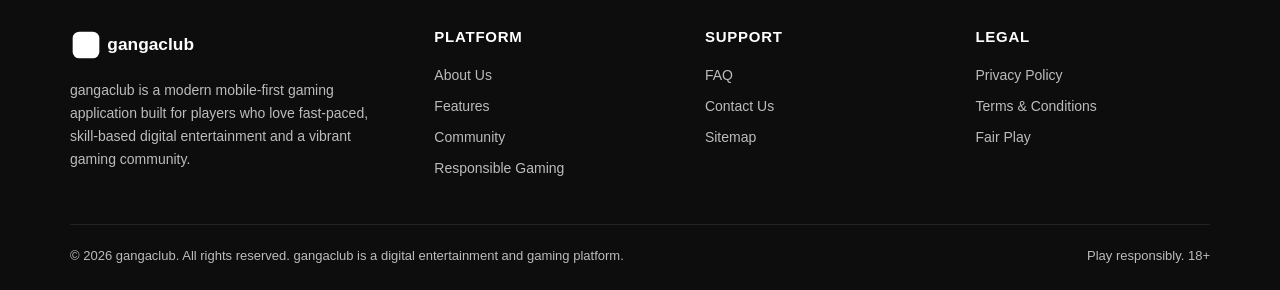
<file: privacy-policy.html>
<!doctype html>
<html lang="en">
<head>
<meta charset="utf-8">
<meta name="viewport" content="width=device-width,initial-scale=1">
<title>Privacy Policy — gangaclub Gaming Platform</title>
<meta name="description" content="Read the gangaclub Privacy Policy: how the gangaclub gaming platform collects, uses, and protects player information with transparency and care.">
<link rel="canonical" href="https://gangaclub12.net/privacy-policy.html">
<meta name="robots" content="index,follow,max-image-preview:large">
<meta name="theme-color" content="#e11d2e">
<meta name="author" content="gangaclub">
<meta property="og:type" content="website">
<meta property="og:site_name" content="gangaclub">
<meta property="og:title" content="Privacy Policy — gangaclub Gaming Platform">
<meta property="og:description" content="Read the gangaclub Privacy Policy: how the gangaclub gaming platform collects, uses, and protects player information with transparency and care.">
<meta property="og:url" content="https://gangaclub12.net/privacy-policy.html">
<meta property="og:image" content="https://gangaclub12.net/assets/app-icon.svg">
<meta name="twitter:card" content="summary_large_image">
<meta name="twitter:title" content="Privacy Policy — gangaclub Gaming Platform">
<meta name="twitter:description" content="Read the gangaclub Privacy Policy: how the gangaclub gaming platform collects, uses, and protects player information with transparency and care.">
<meta name="twitter:image" content="https://gangaclub12.net/assets/app-icon.svg">
<link rel="icon" type="image/svg+xml" href="/assets/favicon.svg">
<link rel="apple-touch-icon" href="/assets/app-icon.svg">
<link rel="stylesheet" href="/assets/style.css">
<link rel="preload" as="image" href="/assets/hero.svg">
<script type="application/ld+json">{"@context": "https://schema.org", "@type": "Organization", "name": "gangaclub", "url": "https://gangaclub12.net", "logo": "https://gangaclub12.net/assets/logo.svg", "description": "gangaclub is a modern mobile-first gaming application and digital entertainment platform built for skill-based gameplay and community participation.", "sameAs": ["https://gangaclub12.net"]}</script>
<script type="application/ld+json">{"@context": "https://schema.org", "@type": "WebSite", "name": "gangaclub", "url": "https://gangaclub12.net", "potentialAction": {"@type": "SearchAction", "target": "https://gangaclub12.net/?q={search_term_string}", "query-input": "required name=search_term_string"}}</script>
<script type="application/ld+json">{"@context": "https://schema.org", "@type": "BreadcrumbList", "itemListElement": [{"@type": "ListItem", "position": 1, "name": "Home", "item": "https://gangaclub12.net/"}, {"@type": "ListItem", "position": 2, "name": "Privacy Policy", "item": "https://gangaclub12.net/privacy-policy.html"}]}</script>
</head>
<body>
<a class="skip" href="#main">Skip to main content</a>
<header class="site-header" role="banner">
<div class="container nav">
<a class="brand" href="/" aria-label="gangaclub home">
<img src="/assets/logo.svg" alt="gangaclub gaming app logo" width="160" height="40">
</a>
<button class="nav-toggle" aria-expanded="false" aria-controls="primary-nav" aria-label="Open menu"><span></span><span></span><span></span></button>
<nav aria-label="Primary">
<ul id="primary-nav" class="nav-list">
<li><a href="/">Home</a></li>
<li><a href="/about.html">About</a></li>
<li><a href="/features.html">Features</a></li>
<li><a href="/community.html">Community</a></li>
<li><a href="/responsible-gaming.html">Responsible Gaming</a></li>
<li><a href="/faq.html">FAQ</a></li>
<li><a href="/contact.html">Contact</a></li>
</ul>
</nav>
</div>
</header>
<main id="main">
<section class="page-head"><div class="container"><nav class="breadcrumb" aria-label="Breadcrumb"><a href="/">Home</a> / <span>Privacy Policy</span></nav><h1>Privacy Policy</h1><p>How gangaclub collects, uses, and protects player information across the gangaclub gaming platform.</p></div></section>
<section class="content"><div class="container prose"><p>This Privacy Policy explains how gangaclub, a modern gaming application and digital entertainment platform, collects, uses, protects, and respects information related to players who use the gangaclub platform. The gangaclub team treats privacy as a core value and has structured this policy to be clear, practical, and respectful of the player.</p><h2>Scope of this policy</h2><p>This Privacy Policy applies to the gangaclub platform, including the gangaclub website, the gangaclub gaming application, and any associated services. It covers information that may be collected during gangaclub register, gangaclub login, gameplay, community participation, and any optional features players choose to use inside gangaclub.</p><h2>Information gangaclub may collect</h2><h3>Account information</h3><p>When a player completes gangaclub register, basic account information is collected to create and secure the account. This typically includes a username, an account identifier, and information required to support gangaclub login. The gangaclub team follows a data-minimization mindset and avoids collecting information that is not necessary.</p><h3>Usage information</h3><p>gangaclub may collect basic usage information to keep the platform stable, secure, and continuously improving. This may include general device and session details, performance signals, and anonymized analytics that help the gangaclub team understand how the platform is being used at an aggregate level.</p><h3>Community interactions</h3><p>Players interact with the gangaclub community in various ways. Information related to community participation may be processed to keep the gangaclub environment respectful, healthy, and safe for everyone, in line with community guidelines.</p><h3>Promotional participation</h3><p>If a player participates in a seasonal gangaclub giftcode event, a gangaclub free giftcode campaign, or uses a gangaclub invite code, limited information may be processed to administer the activity fairly and transparently.</p><h2>How gangaclub uses information</h2><p>gangaclub uses information to operate, secure, and improve the platform. Specifically, information may be used to:</p><ul><li>Create and protect player accounts via gangaclub register and gangaclub login.</li><li>Deliver the gangaclub gaming experience consistently and reliably.</li><li>Maintain platform security and prevent abuse of the gangaclub platform.</li><li>Support and improve the gangaclub community environment.</li><li>Administer community campaigns, including gangaclub invite code activity.</li><li>Provide responsive player support when issues are reported.</li><li>Continuously improve performance, reliability, and user experience.</li></ul><h2>Legal basis and respect for choice</h2><p>gangaclub processes information based on legitimate platform operation, the agreement between the player and gangaclub, and applicable legal requirements. Where appropriate, the gangaclub team respects player choice regarding optional data uses and provides clear paths to express preferences.</p><h2>Information sharing</h2><p>gangaclub does not sell player information. The gangaclub team may engage carefully selected service providers who help operate the platform — for example, infrastructure, security, or analytics partners — under appropriate agreements. Information may also be disclosed where required by law, to protect the rights and safety of the gangaclub community, or to address fraud, abuse, or security issues.</p><h2>Data security</h2><p>The gangaclub platform uses modern encryption and proactive security practices to protect player information in transit and at rest. Security is treated as an ongoing engineering discipline at gangaclub, not a one-time setup. While no system can guarantee perfect security, the gangaclub team works continuously to reduce risk and respond responsibly to any issues.</p><h2>Data retention</h2><p>gangaclub retains information only for as long as needed to deliver the gangaclub experience, meet legal obligations, and protect the platform. Where information is no longer necessary, it is removed or anonymized in line with the gangaclub data retention practices.</p><h2>Your rights and choices</h2><p>Depending on jurisdiction, players may have rights regarding the information processed by gangaclub. These may include the right to access, correct, restrict, or delete certain information, the right to object to certain processing, and the right to data portability. To exercise these rights, players can contact the gangaclub team through the official contact channels and the team will respond in line with applicable law.</p><h2>Children's privacy</h2><p>gangaclub is intended for adult audiences. The platform is not designed for minors, and the gangaclub team does not knowingly collect information from individuals who are below the minimum age required to use the platform in their region. Parents and guardians who believe a minor has provided information to gangaclub are encouraged to contact the gangaclub team so the matter can be addressed.</p><h2>International considerations</h2><p>gangaclub is accessible from many regions. By using the platform, players understand that information may be processed in jurisdictions other than their own, with appropriate safeguards in place. The gangaclub team applies consistent privacy practices across the platform regardless of region.</p><h2>Third-party links and services</h2><p>The gangaclub platform may occasionally include links to external services that are not operated by gangaclub. The gangaclub Privacy Policy does not apply to those external services. Players are encouraged to review the privacy practices of any third-party service they choose to use.</p><h2>Changes to this policy</h2><p>gangaclub may update this Privacy Policy from time to time to reflect platform improvements, legal updates, or operational changes. When meaningful changes are made, the gangaclub team will update the policy and adjust the effective date. Continued use of the gangaclub platform after an update indicates acceptance of the updated policy.</p><h2>Contact gangaclub about privacy</h2><p>If you have any questions about this Privacy Policy or about how your information is handled inside the gangaclub platform, please reach out through the official gangaclub contact page. The gangaclub team values clear, respectful communication and will do its best to respond promptly and helpfully.</p><p>gangaclub appreciates the trust players place in the platform. Whether someone is joining gangaclub for the first time through a gangaclub invite code or returning regularly through gangaclub login, the gangaclub team will continue to treat that trust with the seriousness it deserves.</p></div></section><section class="content"><div class="container prose"><h2>Our approach to privacy in plain language</h2><p>Privacy at gangaclub is designed to be easy to understand. Players should not need a legal background to know what information the gangaclub platform handles and why. This section restates the most important ideas behind the gangaclub Privacy Policy in plain language so they are easy to refer to whenever needed.</p><p>The gangaclub team collects only what is necessary to operate and improve the platform. Information is protected with modern security practices and is not sold. Players have rights regarding their information and can contact the gangaclub team to exercise them. Communications are kept respectful and focused on the player's interests. These are the core ideas behind everything gangaclub does in the privacy space.</p><p>As the gangaclub platform evolves, privacy practices evolve with it. The gangaclub team treats privacy as a long-term responsibility rather than a one-time exercise. Updates to practices and policies are communicated transparently, and the gangaclub team aims to give players a clear picture of how their information is handled at any moment.</p></div></section><section class="content"><div class="container prose"><h2>What gangaclub does not do with your information</h2><p>It can be just as important to be clear about what gangaclub does not do with player information. gangaclub does not sell player information. gangaclub does not use player information for manipulative experiences. gangaclub does not share information beyond what is necessary to operate the platform and meet legal obligations.</p><p>The gangaclub team also avoids unnecessary data collection. If a piece of information is not required to deliver or improve the gangaclub gaming experience, the platform aims not to collect it in the first place. This data-minimization mindset is one of the strongest ways to protect privacy in practice.</p><p>When carefully selected service providers help operate the platform, they do so under appropriate agreements and aligned standards. The gangaclub team chooses providers carefully and works to ensure that the same respectful standards applied inside gangaclub extend to the partners that support it.</p></div></section><section class="content"><div class="container prose"><h2>Privacy and community programs</h2><p>Community programs such as the gangaclub invite code system, seasonal gangaclub giftcode events, and occasional gangaclub free giftcode campaigns involve only the limited information necessary to administer the activity fairly. These programs are designed to be fun, transparent, and respectful of player privacy.</p><p>Players participating in such programs can expect clear rules, clear eligibility criteria, and no surprise uses of their information. The gangaclub team holds community programs to the same privacy standards applied to the rest of the platform, because the trust players place in gangaclub extends to every part of the experience.</p></div></section><section class="content"><div class="container prose"><h2>Working together on privacy</h2><p>Privacy is most effective when players and platforms work together. Players can support their own privacy by using strong, unique credentials for gangaclub login, by keeping their account information up to date, and by being thoughtful about what they share inside any online community, including the gangaclub gaming community.</p><p>On the platform side, the gangaclub team continues to invest in protections, transparency, and clear communication. Together, these efforts help create a gaming environment where players can focus on enjoying the gangaclub experience without unnecessary privacy worries.</p></div></section>
<section class="content"><div class="container prose"><h2>The long-term value of choosing gangaclub for privacy decisions</h2><p>Long-term value is one of the strongest reasons players continue to choose gangaclub. A modern gaming application earns its place in a player's routine not through a single dramatic feature, but through a consistent, high-quality experience that holds up over time. gangaclub is built precisely with that long-term horizon in mind. Every release, every community program, every interface refinement is shaped by the question of whether it strengthens the gangaclub experience for the months and years ahead, not only for the next session.</p><p>This long-term orientation shows up in how the gangaclub platform treats stability, performance, and trust. Players can rely on the gangaclub interface to behave the same way today as it did last week. They can rely on gangaclub login to be quick and predictable. They can rely on community programs such as the gangaclub invite code system, seasonal gangaclub giftcode events, and occasional gangaclub free giftcode celebrations to be organized with clear rules and respectful communication. Consistency is one of the most underrated forms of value, and gangaclub treats it as essential.</p><p>Long-term value also depends on how a platform listens to its community. The gangaclub team treats player feedback as a meaningful input to the gangaclub roadmap, and many of the refinements that have made the platform feel more polished over time started as observations from members of the gangaclub community. Listening, however, is only valuable if it leads to thoughtful action. The gangaclub team takes care to translate feedback into actual improvements without compromising the platform's overall coherence or its premium identity.</p><p>Finally, long-term value reflects a long-term mindset. The gangaclub team is not chasing trends. The team is building a gaming brand that players can stand behind for years, recommend honestly to their friends through a gangaclub invite code, and continue to enjoy as their own preferences evolve. That mindset is part of what makes gangaclub feel different — and part of why the gangaclub gaming experience continues to grow more refined release after release.</p></div></section>
<section class="content"><div class="container prose"><h2>How gangaclub thinks about player time and attention</h2><p>Player time and attention are precious. The gangaclub team treats them with care. A modern gaming application can easily fall into the trap of demanding more attention than it deserves, and gangaclub deliberately resists that temptation. The gangaclub interface is built to serve the player, not to extract attention from them. Sessions begin quickly, navigation is clear, and the experience respects the boundaries of a healthy gaming routine.</p><p>This respect for time and attention shapes how gangaclub features are designed. Notifications are informative rather than intrusive. Prompts appear only when they add value. The gangaclub interface avoids manipulative patterns and pressure-driven flows. Players should feel that they are in control of their gangaclub session, not the other way around. That feeling of control is part of what makes the gangaclub experience feel premium and trustworthy.</p><p>Respect for time and attention also extends to how gangaclub communicates with the community. Announcements are concise and clear. Community programs such as the gangaclub invite code, gangaclub giftcode and gangaclub free giftcode campaigns are framed as opportunities rather than obligations. The gangaclub team values the trust players place in the platform and protects it by avoiding noise, hype, and unnecessary urgency.</p><p>When a gaming brand consistently treats time and attention as valuable, players notice. They feel respected. They engage more deeply with the parts of the experience they actually enjoy. They become more willing to recommend the platform to their friends. The gangaclub team believes this is a healthier, more sustainable foundation for a modern gaming community than aggressive engagement tactics, and the gangaclub experience reflects that conviction in every detail.</p></div></section>
<section class="content"><div class="container prose"><h2>The role of consistency across every gangaclub touchpoint</h2><p>Consistency is one of the quiet strengths of the gangaclub platform. Across every touchpoint — the gangaclub interface, gangaclub register, gangaclub login, gameplay, community programs, support responses, and even the gangaclub website itself — players encounter the same coherent identity, the same tone of voice, and the same commitment to quality. That consistency is part of how a gaming brand earns long-term trust.</p><p>Inside the gangaclub platform, consistency means that similar elements look and behave similarly. Buttons share a coherent style. Navigation behaves predictably. Messages share a clear tone. Players never need to relearn how things work because the gangaclub experience follows a coherent design language end to end. This makes gangaclub feel familiar quickly and remain familiar over time.</p><p>Outside the platform, consistency means that announcements, policies, and community campaigns share the same voice as the product itself. Whether a player is reading the gangaclub Privacy Policy, reviewing the Terms, learning about the gangaclub invite code program, or receiving information about a seasonal gangaclub giftcode event, the gangaclub team's communication style is the same: calm, clear, respectful, and grounded.</p><p>Consistency is not glamorous, but it is one of the most distinguishing qualities of a serious gaming brand. The gangaclub team treats it as a long-term investment, and that investment is one of the reasons the gangaclub gaming experience continues to feel coherent as the platform grows.</p></div></section>
<section class="content"><div class="container prose"><h2>Why players keep recommending gangaclub</h2><p>Recommendations are one of the most honest signals of value, and gangaclub continues to grow largely because real players choose to share it with their friends. When a member of the gangaclub community sends a gangaclub invite code to someone they know, they are passing along an experience they personally trust. That kind of recommendation is something the gangaclub team takes seriously, because it reflects a real judgement made by a real player. The gangaclub experience earns those recommendations through quality, consistency, and respect rather than through aggressive marketing.</p><p>Players who recommend gangaclub typically point to the same set of qualities. They mention how fast and smooth the gangaclub interface feels on mobile. They mention how clear the gangaclub register and gangaclub login flows are. They mention how respectful the gangaclub community feels day to day. They mention how transparent the platform is with policies, programs, and announcements. These qualities are the foundation of the gangaclub brand, and they are why players feel comfortable sharing the platform with people they care about.</p><p>Recommendations also happen because gangaclub honors the trust placed in it. Seasonal community programs such as gangaclub giftcode events and occasional gangaclub free giftcode campaigns are organized transparently, with clear rules and clear communication. Support responses are helpful. Platform updates preserve what players love. Every interaction reinforces the message that gangaclub is a gaming brand worth standing behind, and that reinforcement makes it natural for players to recommend the platform on their own initiative.</p><p>The gangaclub team is grateful for every recommendation, every shared gangaclub invite code, and every conversation that introduces a new player to the gangaclub gaming community. That organic growth is part of how the platform stays healthy, and the gangaclub team is committed to continuing to earn it.</p></div></section>
<section class="content"><div class="container prose"><h2>Care in every detail of the gangaclub experience</h2><p>Care shows in details. Inside gangaclub, that care is reflected in the spacing between elements, the timing of transitions, the wording of messages, the structure of forms, the clarity of icons, and the predictability of navigation. Each of these details is small on its own, but together they create the polished, premium feel that defines the gangaclub gaming experience.</p><p>The gangaclub team treats detail work as essential rather than optional. A platform that looks great in screenshots but feels rough during real use is not what gangaclub aims to be. The platform aims to feel right in motion, on a real device, in real conditions. That commitment to detail extends to the gangaclub website, the gangaclub interface, and every supporting touchpoint a player interacts with.</p><p>Care also extends to how gangaclub treats its community. Tone, timing, and respect in every interaction add up to a brand that feels considerate. Whether the team is announcing a feature, organizing a seasonal gangaclub giftcode event, communicating about the gangaclub invite code program, or simply responding to a player question, the underlying attitude is the same: respect the player's time, attention, and trust.</p><p>This commitment to care is one of the quiet engines behind the gangaclub brand. It is what turns a competent gaming application into a memorable one, and it is one of the reasons players continue to describe the gangaclub experience as genuinely premium.</p></div></section>
<section class="content"><div class="container prose"><h2>Continued commitment from the gangaclub team</h2><p>The relationship between the gangaclub team and the gangaclub community is an ongoing one. Every player who joins through gangaclub register, every returning member who reaches the platform via gangaclub login, and every friend introduced through a gangaclub invite code is part of an evolving conversation between the gangaclub team and the people who actually use the platform. That conversation is what keeps the gangaclub gaming experience honest, grounded, and worth coming back to.</p><p>The gangaclub team is committed to honoring that conversation through continuous improvement, transparent communication, and a long-term focus on quality. New features will be considered carefully, community programs such as seasonal gangaclub giftcode events and occasional gangaclub free giftcode campaigns will be organized with the same respect for the community that has defined gangaclub from the start, and the underlying gangaclub interface will continue to be refined release after release.</p><p>This commitment extends to every part of the gangaclub platform, including the areas covered on this page. The gangaclub team will keep policies clear, expectations fair, and communication respectful. Where improvements are needed, they will be made thoughtfully. Where questions arise, the gangaclub team will respond in plain language and with genuine care.</p><p>Above all, the gangaclub team will continue to treat the trust placed in the platform as something to be earned every day. That is the standard a serious modern gaming brand should hold itself to, and that is the standard gangaclub is committed to maintaining for the long term — for every player, every conversation, and every part of the gangaclub gaming community.</p></div></section>
<section class="content"><div class="container prose"><h2>A platform shaped by its players</h2><p>Every meaningful improvement to gangaclub eventually traces back to the players who use the platform. The gangaclub team learns from real interactions, real feedback, and real observations from the community. This is why the gangaclub experience continues to feel grounded rather than abstract — it is shaped by the reality of how people actually use a modern mobile gaming application in their daily lives.</p><p>Players contribute in many quiet ways. A thoughtful suggestion sent through the contact channel can spark a refinement that benefits the entire gangaclub community. A respectful interaction with a newcomer can set the tone for that newcomer's entire relationship with the gangaclub gaming brand. A genuine recommendation shared through a gangaclub invite code can bring in a player who turns out to become one of the most engaged members of the community. None of these contributions are small.</p><p>The gangaclub team recognizes that the platform belongs, in a real sense, to the people who use it. The gangaclub interface, the gangaclub community, and the gangaclub experience as a whole are continually shaped by the choices players make. That partnership is one of the most rewarding parts of building a modern gaming brand, and the gangaclub team is grateful for it.</p><p>Looking ahead, that partnership will only deepen. As gangaclub continues to evolve, the gangaclub team will keep listening, keep refining, and keep building a gaming platform that reflects the best of what the community brings to it. The future of gangaclub will be written together, one thoughtful step at a time.</p></div></section>
</main>
<footer role="contentinfo">
<div class="container">
<div class="foot-grid">
<div>
<img src="/assets/logo.svg" alt="gangaclub logo" width="160" height="40" style="filter:brightness(0) invert(1);margin-bottom:14px">
<p style="font-size:14px;color:#bcbcbc;max-width:320px">gangaclub is a modern mobile-first gaming application built for players who love fast-paced, skill-based digital entertainment and a vibrant gaming community.</p>
</div>
<div>
<h4>Platform</h4>
<ul>
<li><a href="/about.html">About Us</a></li>
<li><a href="/features.html">Features</a></li>
<li><a href="/community.html">Community</a></li>
<li><a href="/responsible-gaming.html">Responsible Gaming</a></li>
</ul>
</div>
<div>
<h4>Support</h4>
<ul>
<li><a href="/faq.html">FAQ</a></li>
<li><a href="/contact.html">Contact Us</a></li>
<li><a href="/sitemap.html">Sitemap</a></li>
</ul>
</div>
<div>
<h4>Legal</h4>
<ul>
<li><a href="/privacy-policy.html">Privacy Policy</a></li>
<li><a href="/terms.html">Terms &amp; Conditions</a></li>
<li><a href="/responsible-gaming.html">Fair Play</a></li>
</ul>
</div>
</div>
<div class="foot-bot">
<span>&copy; 2026 gangaclub. All rights reserved. gangaclub is a digital entertainment and gaming platform.</span>
<span>Play responsibly. 18+</span>
</div>
</div>
</footer>
<script src="/assets/main.js" defer></script>
</body>
</html>
</file>
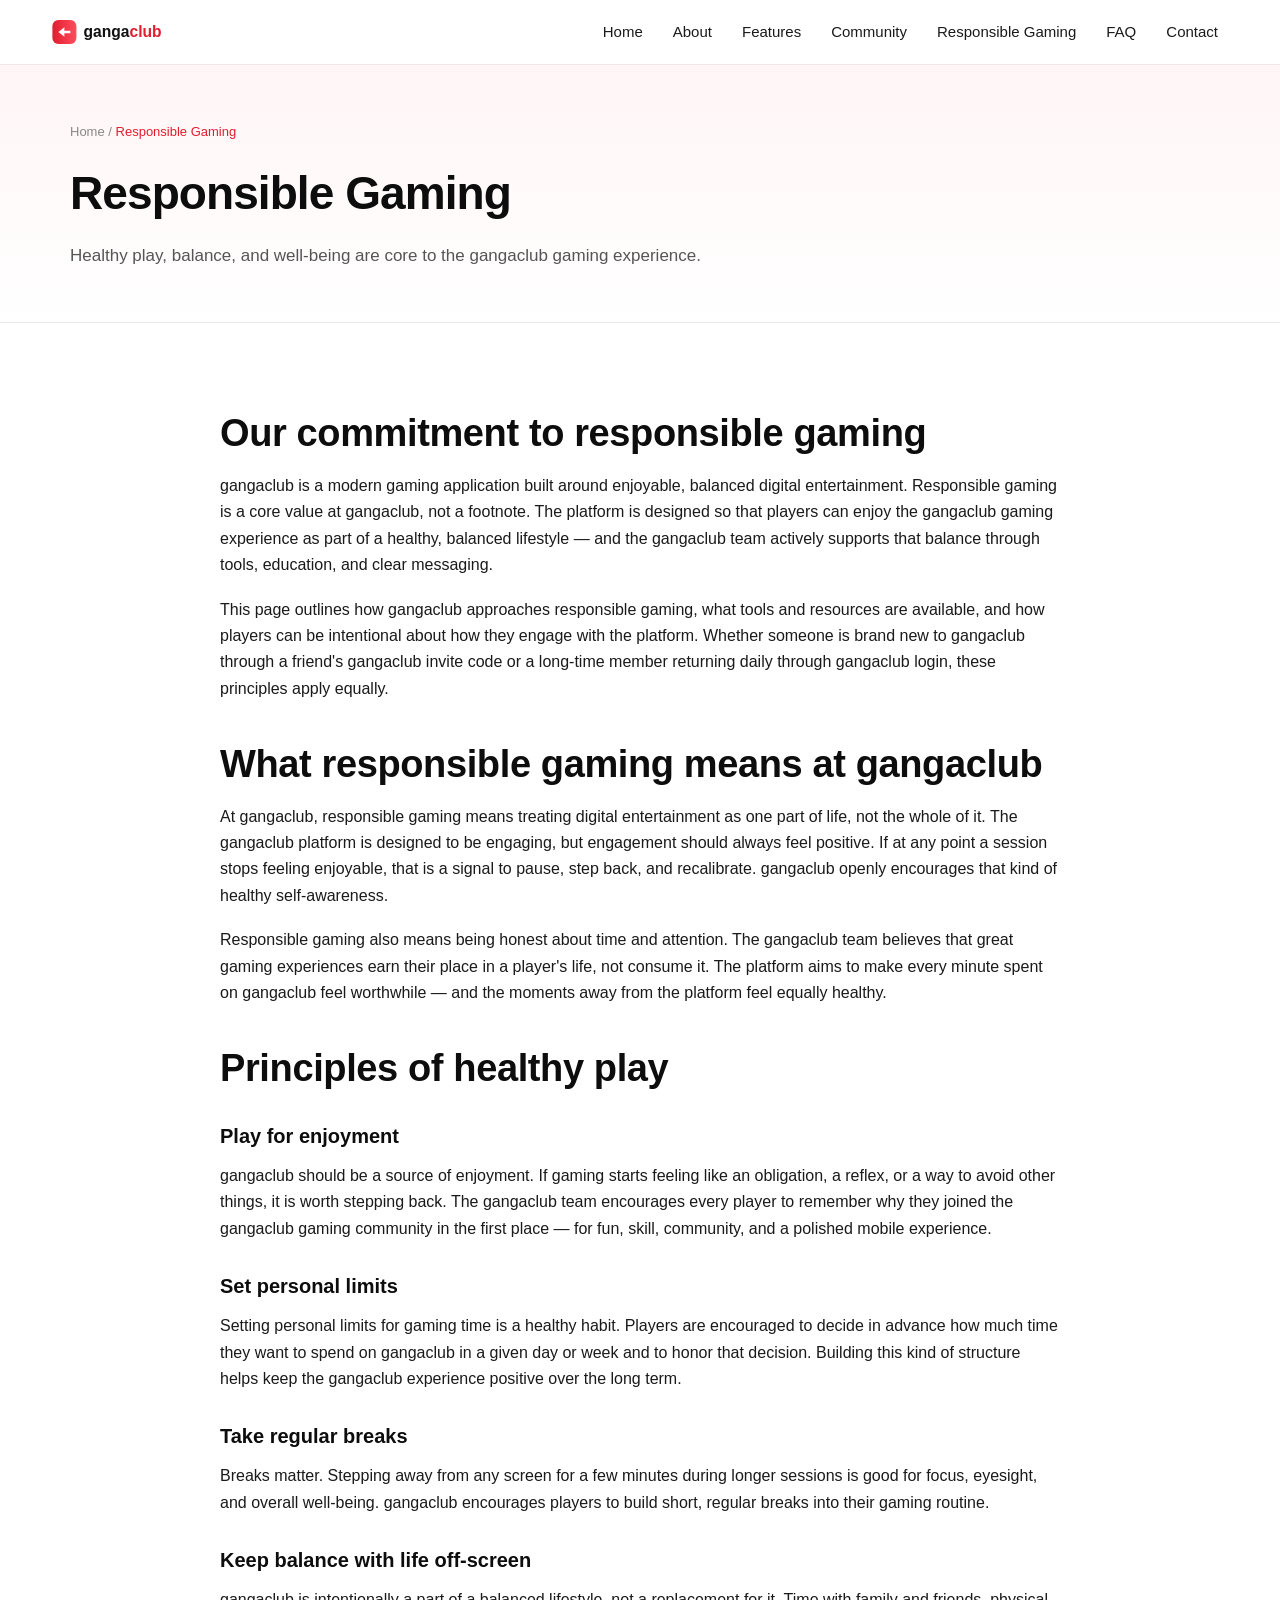
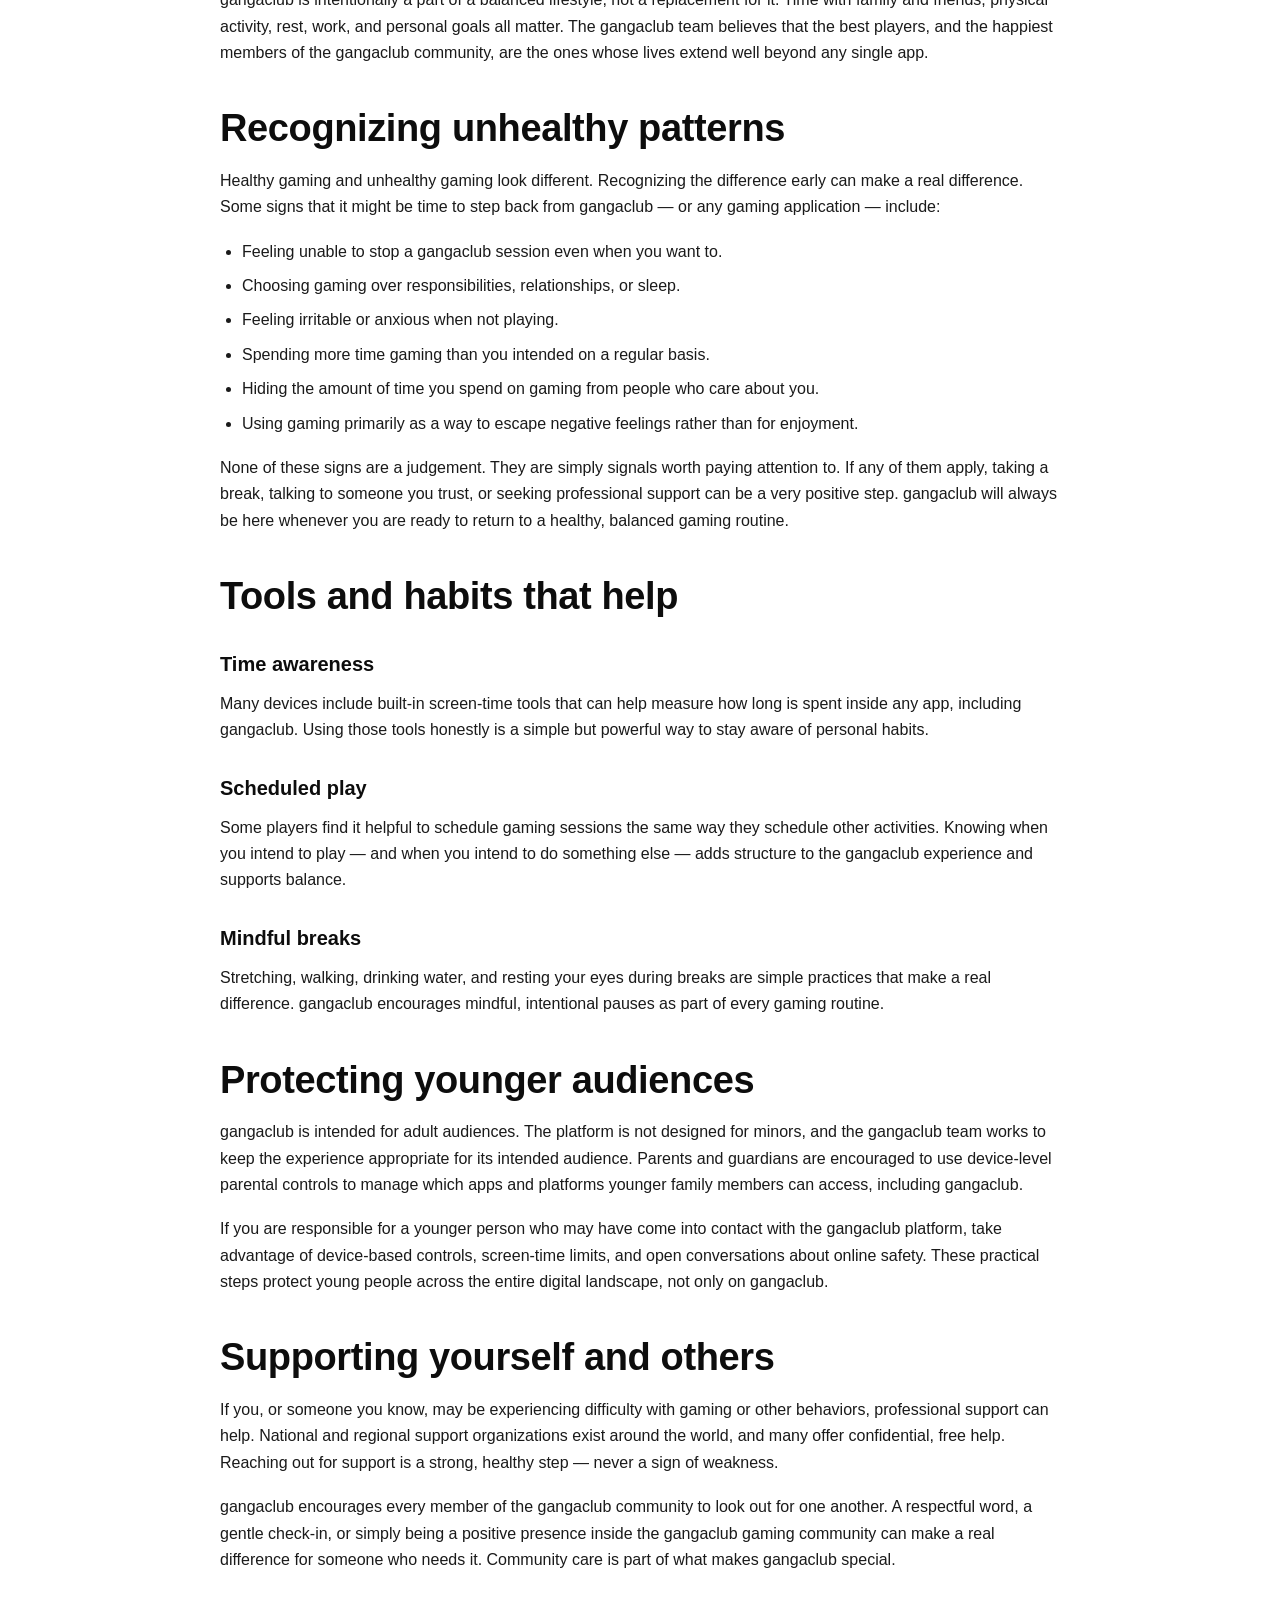
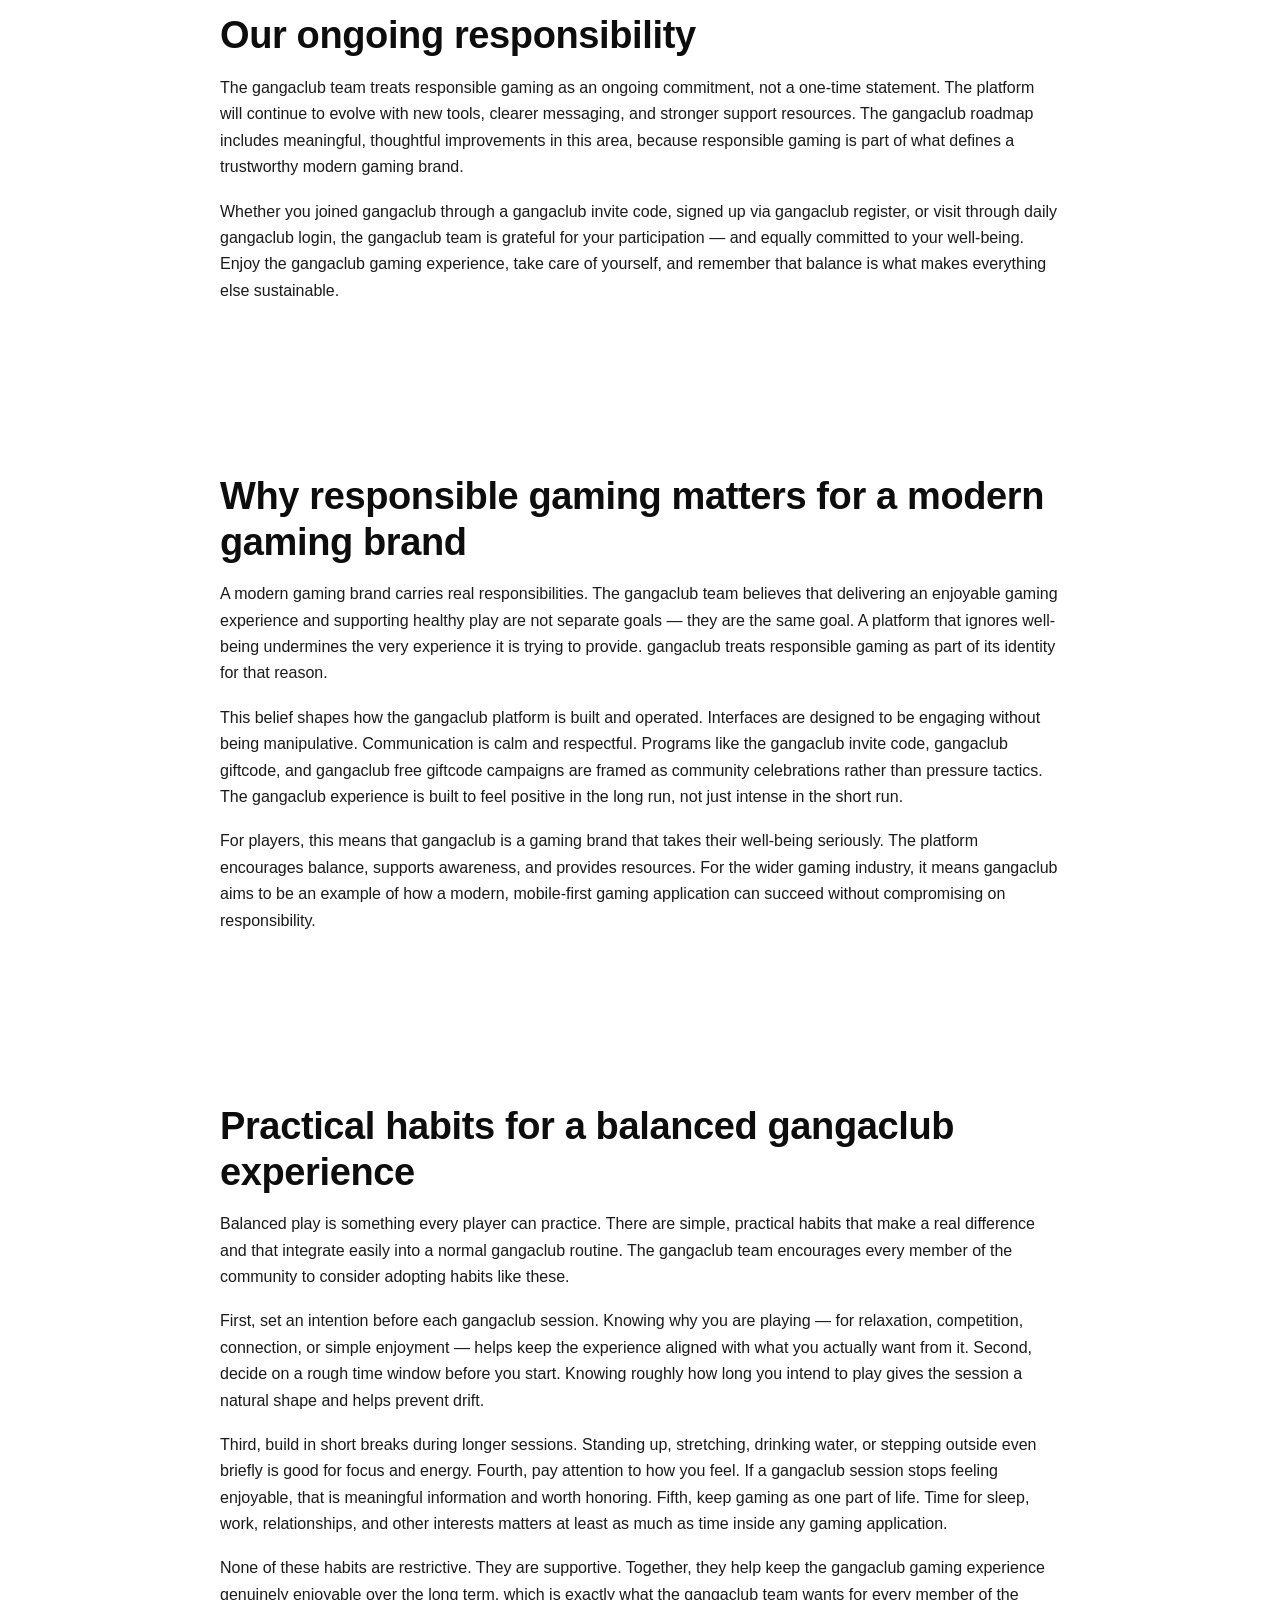
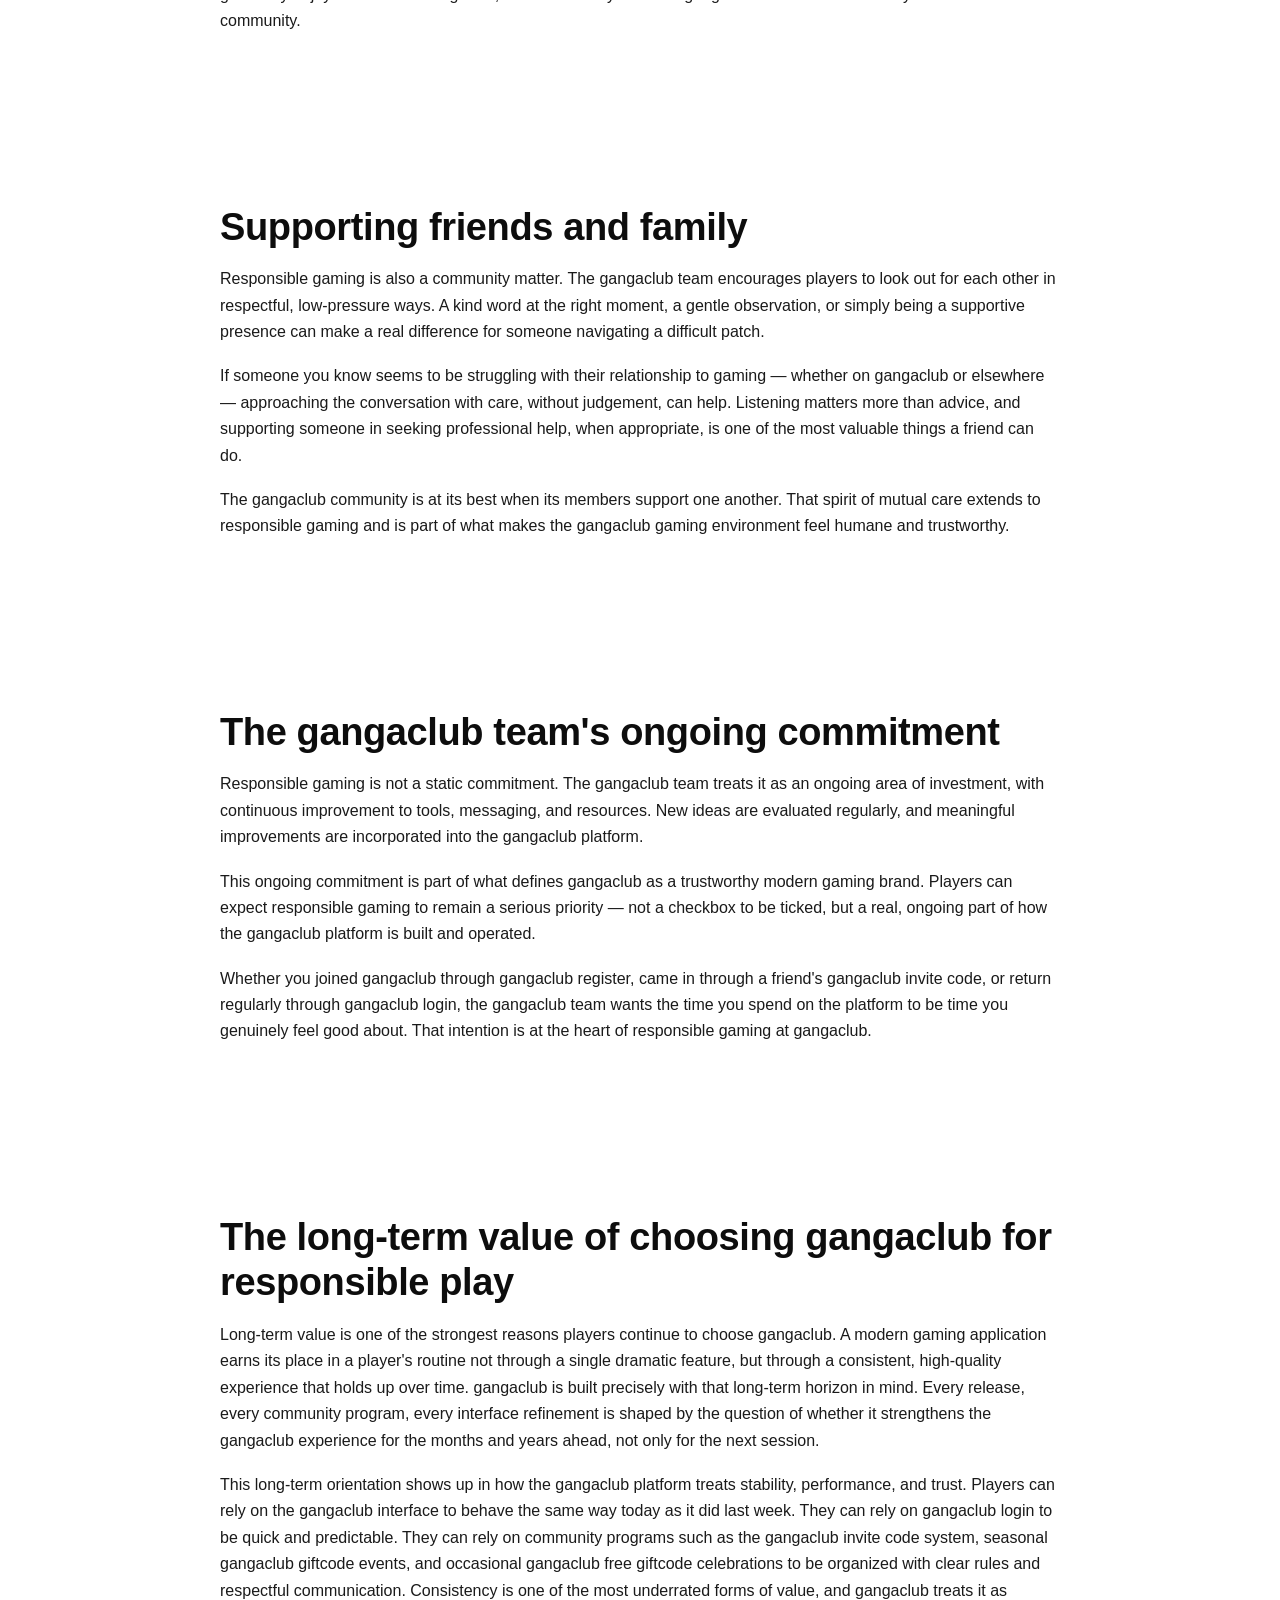
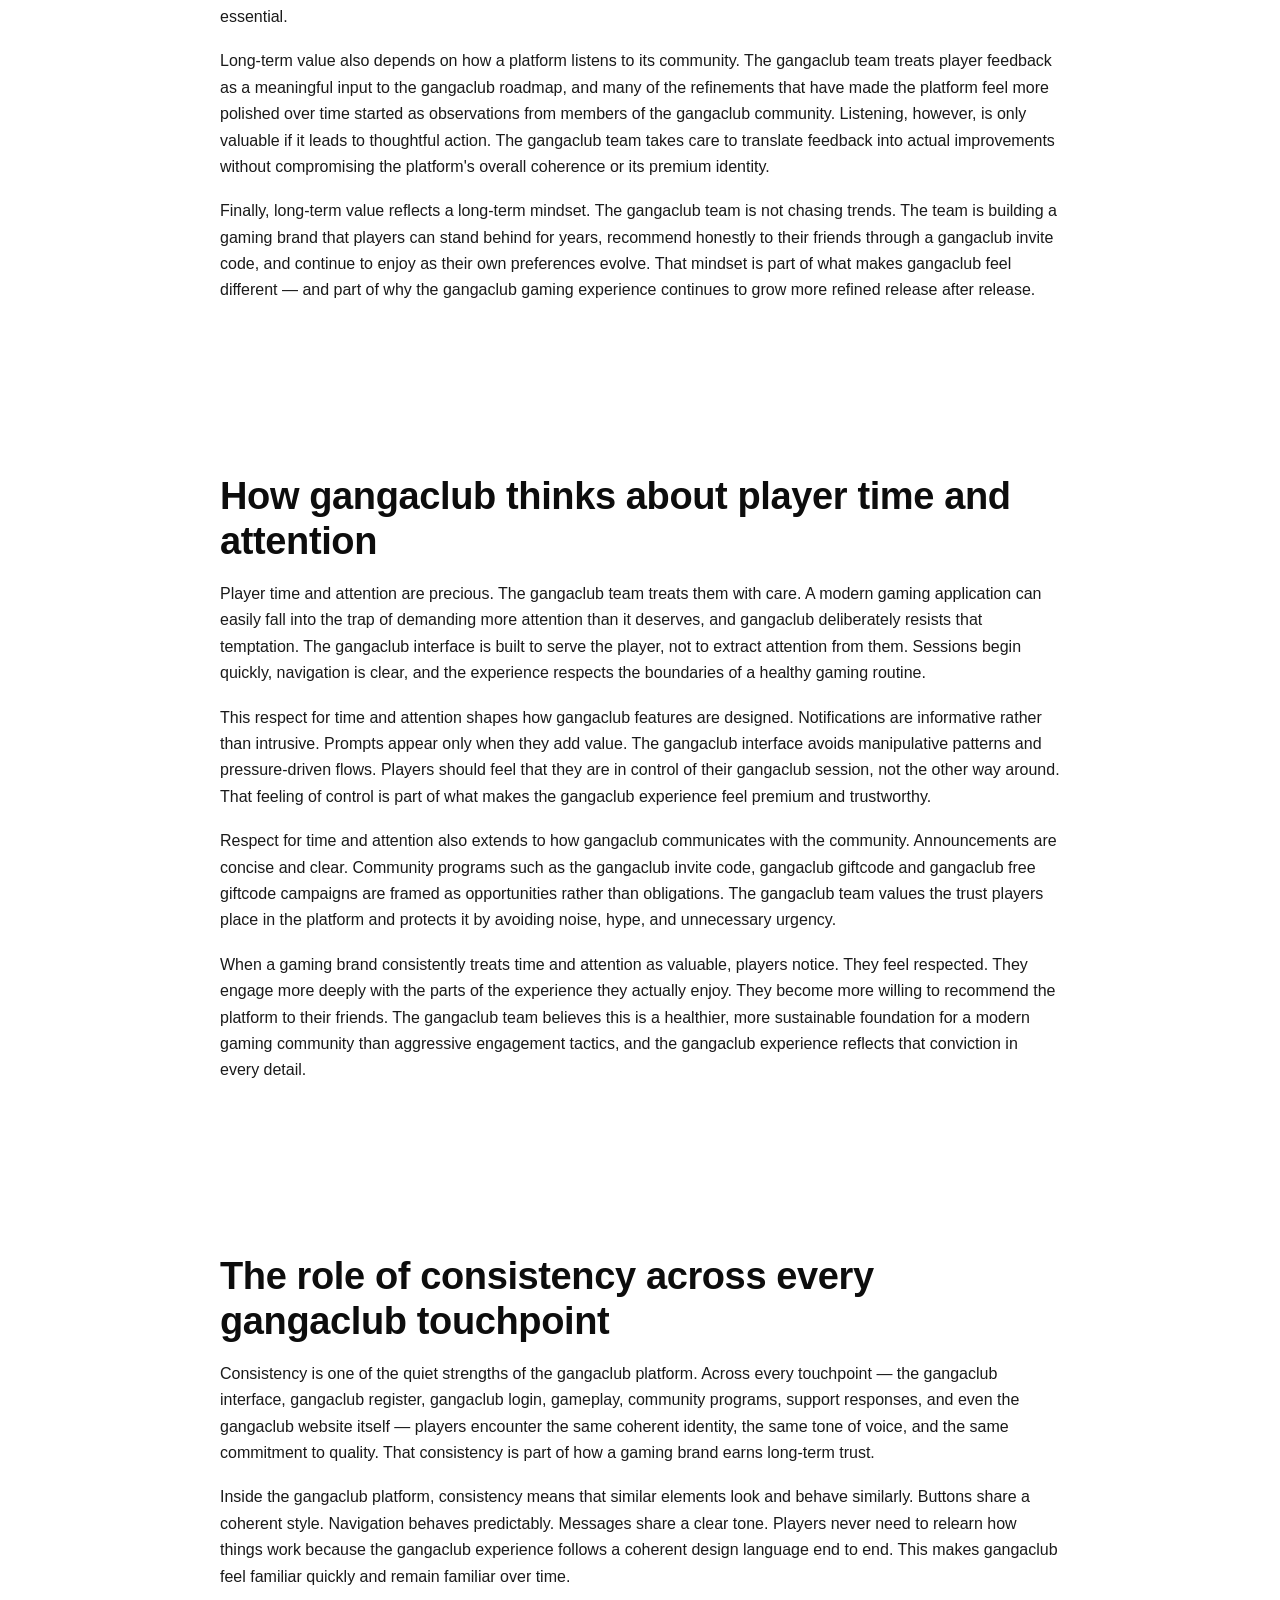
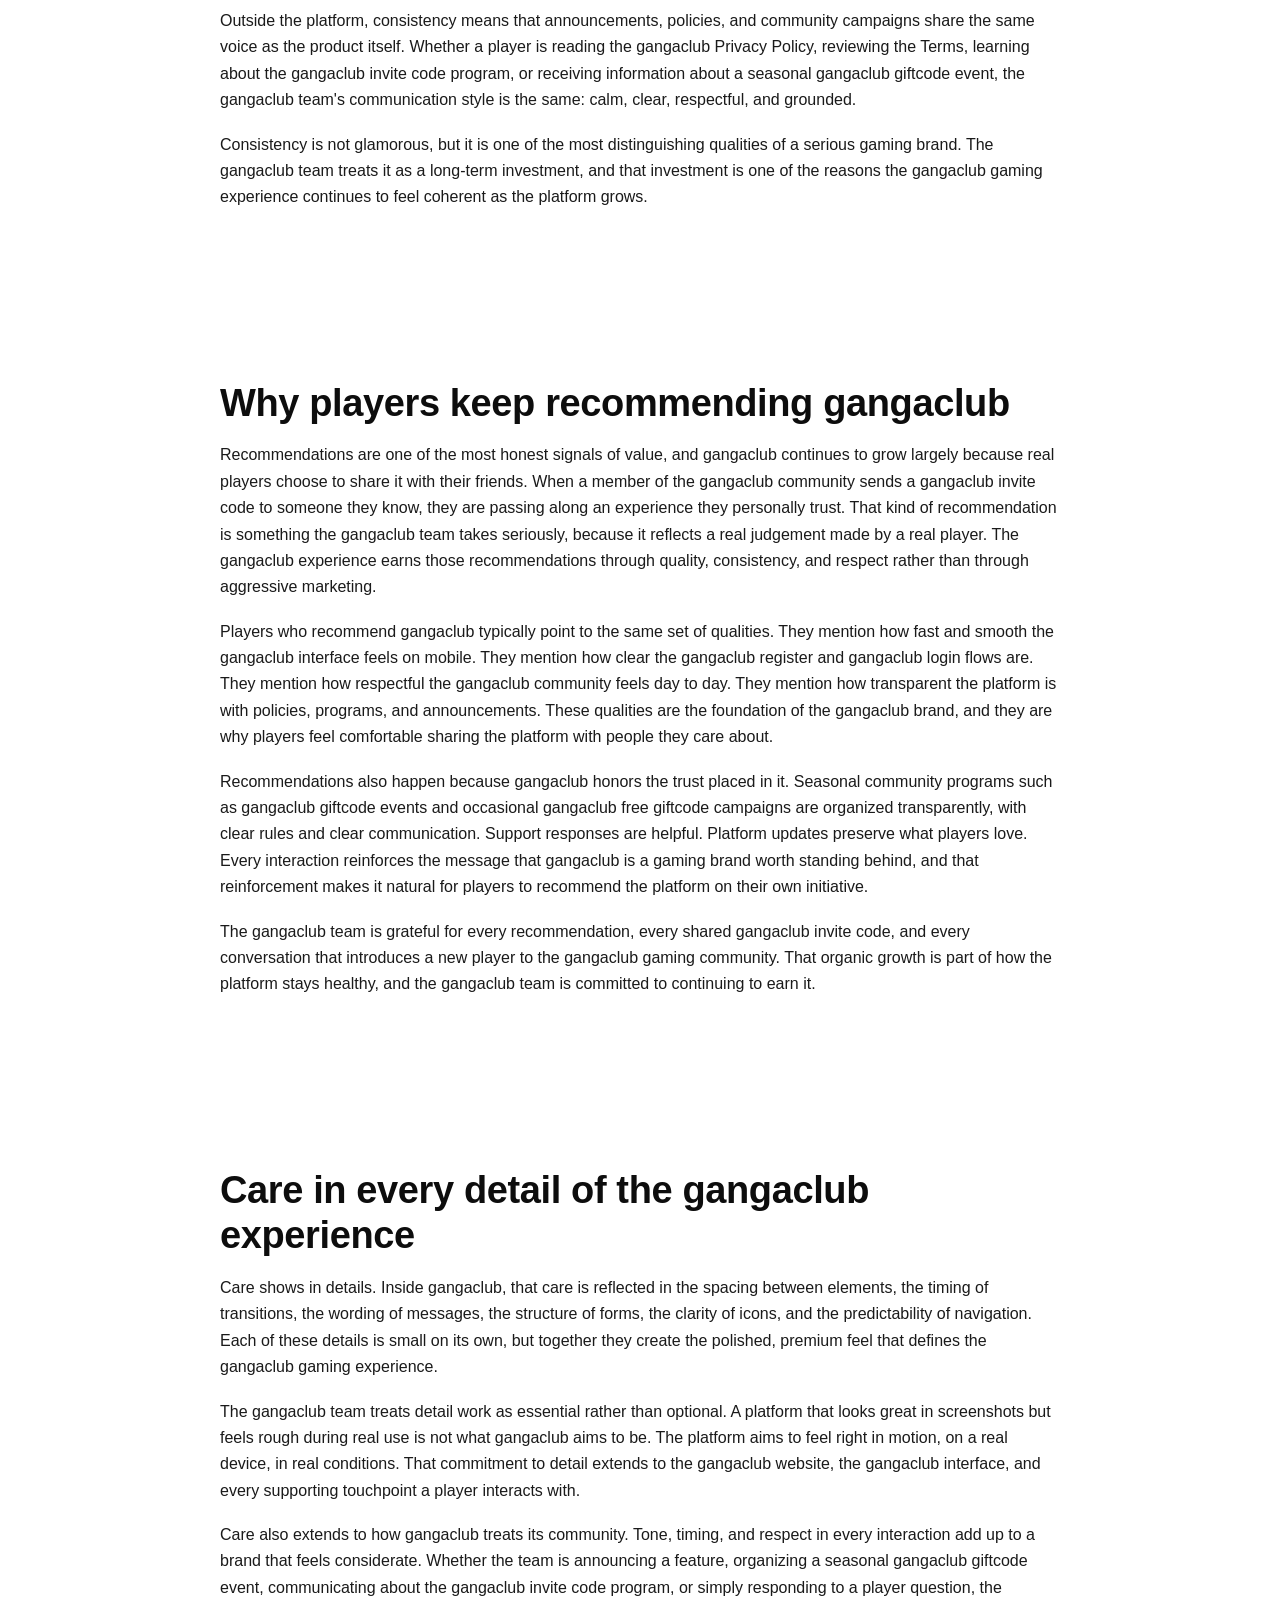
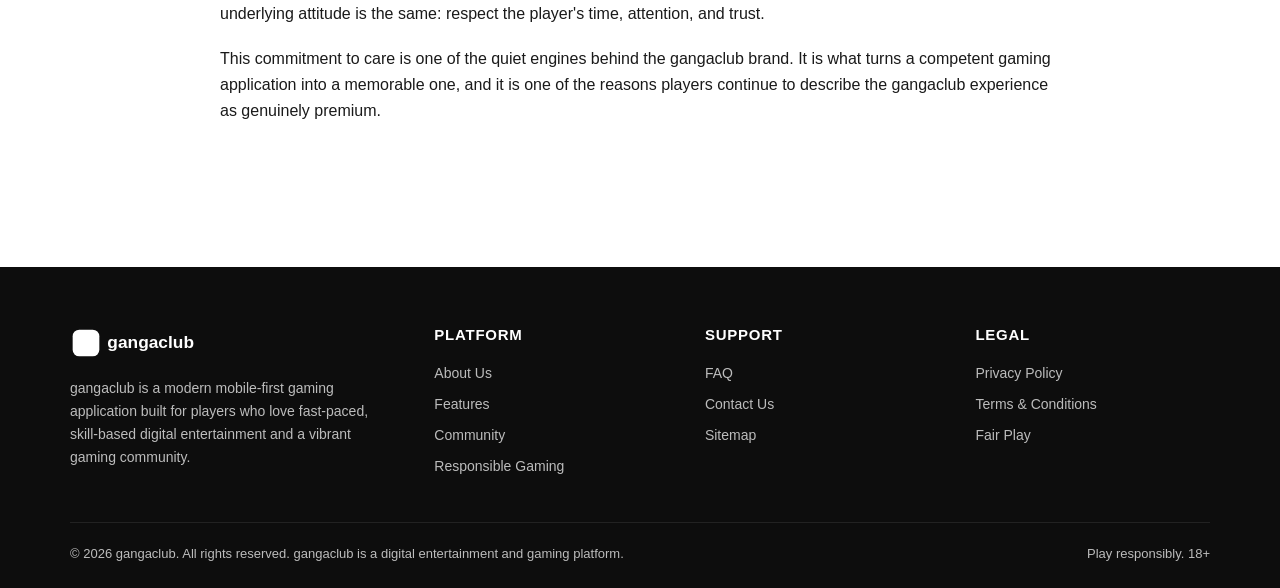
<file: responsible-gaming.html>
<!doctype html>
<html lang="en">
<head>
<meta charset="utf-8">
<meta name="viewport" content="width=device-width,initial-scale=1">
<title>Responsible Gaming at gangaclub — Healthy Play Resources</title>
<meta name="description" content="Learn about responsible gaming at gangaclub: healthy play principles, helpful tools, warning signs and support resources for a balanced gaming life.">
<link rel="canonical" href="https://gangaclub12.net/responsible-gaming.html">
<meta name="robots" content="index,follow,max-image-preview:large">
<meta name="theme-color" content="#e11d2e">
<meta name="author" content="gangaclub">
<meta property="og:type" content="website">
<meta property="og:site_name" content="gangaclub">
<meta property="og:title" content="Responsible Gaming at gangaclub — Healthy Play Resources">
<meta property="og:description" content="Learn about responsible gaming at gangaclub: healthy play principles, helpful tools, warning signs and support resources for a balanced gaming life.">
<meta property="og:url" content="https://gangaclub12.net/responsible-gaming.html">
<meta property="og:image" content="https://gangaclub12.net/assets/app-icon.svg">
<meta name="twitter:card" content="summary_large_image">
<meta name="twitter:title" content="Responsible Gaming at gangaclub — Healthy Play Resources">
<meta name="twitter:description" content="Learn about responsible gaming at gangaclub: healthy play principles, helpful tools, warning signs and support resources for a balanced gaming life.">
<meta name="twitter:image" content="https://gangaclub12.net/assets/app-icon.svg">
<link rel="icon" type="image/svg+xml" href="/assets/favicon.svg">
<link rel="apple-touch-icon" href="/assets/app-icon.svg">
<link rel="stylesheet" href="/assets/style.css">
<link rel="preload" as="image" href="/assets/hero.svg">
<script type="application/ld+json">{"@context": "https://schema.org", "@type": "Organization", "name": "gangaclub", "url": "https://gangaclub12.net", "logo": "https://gangaclub12.net/assets/logo.svg", "description": "gangaclub is a modern mobile-first gaming application and digital entertainment platform built for skill-based gameplay and community participation.", "sameAs": ["https://gangaclub12.net"]}</script>
<script type="application/ld+json">{"@context": "https://schema.org", "@type": "WebSite", "name": "gangaclub", "url": "https://gangaclub12.net", "potentialAction": {"@type": "SearchAction", "target": "https://gangaclub12.net/?q={search_term_string}", "query-input": "required name=search_term_string"}}</script>
<script type="application/ld+json">{"@context": "https://schema.org", "@type": "BreadcrumbList", "itemListElement": [{"@type": "ListItem", "position": 1, "name": "Home", "item": "https://gangaclub12.net/"}, {"@type": "ListItem", "position": 2, "name": "Responsible Gaming", "item": "https://gangaclub12.net/responsible-gaming.html"}]}</script>
</head>
<body>
<a class="skip" href="#main">Skip to main content</a>
<header class="site-header" role="banner">
<div class="container nav">
<a class="brand" href="/" aria-label="gangaclub home">
<img src="/assets/logo.svg" alt="gangaclub gaming app logo" width="160" height="40">
</a>
<button class="nav-toggle" aria-expanded="false" aria-controls="primary-nav" aria-label="Open menu"><span></span><span></span><span></span></button>
<nav aria-label="Primary">
<ul id="primary-nav" class="nav-list">
<li><a href="/">Home</a></li>
<li><a href="/about.html">About</a></li>
<li><a href="/features.html">Features</a></li>
<li><a href="/community.html">Community</a></li>
<li><a href="/responsible-gaming.html">Responsible Gaming</a></li>
<li><a href="/faq.html">FAQ</a></li>
<li><a href="/contact.html">Contact</a></li>
</ul>
</nav>
</div>
</header>
<main id="main">
<section class="page-head"><div class="container"><nav class="breadcrumb" aria-label="Breadcrumb"><a href="/">Home</a> / <span>Responsible Gaming</span></nav><h1>Responsible Gaming</h1><p>Healthy play, balance, and well-being are core to the gangaclub gaming experience.</p></div></section>
<section class="content"><div class="container prose"><h2>Our commitment to responsible gaming</h2><p>gangaclub is a modern gaming application built around enjoyable, balanced digital entertainment. Responsible gaming is a core value at gangaclub, not a footnote. The platform is designed so that players can enjoy the gangaclub gaming experience as part of a healthy, balanced lifestyle — and the gangaclub team actively supports that balance through tools, education, and clear messaging.</p><p>This page outlines how gangaclub approaches responsible gaming, what tools and resources are available, and how players can be intentional about how they engage with the platform. Whether someone is brand new to gangaclub through a friend's gangaclub invite code or a long-time member returning daily through gangaclub login, these principles apply equally.</p><h2>What responsible gaming means at gangaclub</h2><p>At gangaclub, responsible gaming means treating digital entertainment as one part of life, not the whole of it. The gangaclub platform is designed to be engaging, but engagement should always feel positive. If at any point a session stops feeling enjoyable, that is a signal to pause, step back, and recalibrate. gangaclub openly encourages that kind of healthy self-awareness.</p><p>Responsible gaming also means being honest about time and attention. The gangaclub team believes that great gaming experiences earn their place in a player's life, not consume it. The platform aims to make every minute spent on gangaclub feel worthwhile — and the moments away from the platform feel equally healthy.</p><h2>Principles of healthy play</h2><h3>Play for enjoyment</h3><p>gangaclub should be a source of enjoyment. If gaming starts feeling like an obligation, a reflex, or a way to avoid other things, it is worth stepping back. The gangaclub team encourages every player to remember why they joined the gangaclub gaming community in the first place — for fun, skill, community, and a polished mobile experience.</p><h3>Set personal limits</h3><p>Setting personal limits for gaming time is a healthy habit. Players are encouraged to decide in advance how much time they want to spend on gangaclub in a given day or week and to honor that decision. Building this kind of structure helps keep the gangaclub experience positive over the long term.</p><h3>Take regular breaks</h3><p>Breaks matter. Stepping away from any screen for a few minutes during longer sessions is good for focus, eyesight, and overall well-being. gangaclub encourages players to build short, regular breaks into their gaming routine.</p><h3>Keep balance with life off-screen</h3><p>gangaclub is intentionally a part of a balanced lifestyle, not a replacement for it. Time with family and friends, physical activity, rest, work, and personal goals all matter. The gangaclub team believes that the best players, and the happiest members of the gangaclub community, are the ones whose lives extend well beyond any single app.</p><h2>Recognizing unhealthy patterns</h2><p>Healthy gaming and unhealthy gaming look different. Recognizing the difference early can make a real difference. Some signs that it might be time to step back from gangaclub — or any gaming application — include:</p><ul><li>Feeling unable to stop a gangaclub session even when you want to.</li><li>Choosing gaming over responsibilities, relationships, or sleep.</li><li>Feeling irritable or anxious when not playing.</li><li>Spending more time gaming than you intended on a regular basis.</li><li>Hiding the amount of time you spend on gaming from people who care about you.</li><li>Using gaming primarily as a way to escape negative feelings rather than for enjoyment.</li></ul><p>None of these signs are a judgement. They are simply signals worth paying attention to. If any of them apply, taking a break, talking to someone you trust, or seeking professional support can be a very positive step. gangaclub will always be here whenever you are ready to return to a healthy, balanced gaming routine.</p><h2>Tools and habits that help</h2><h3>Time awareness</h3><p>Many devices include built-in screen-time tools that can help measure how long is spent inside any app, including gangaclub. Using those tools honestly is a simple but powerful way to stay aware of personal habits.</p><h3>Scheduled play</h3><p>Some players find it helpful to schedule gaming sessions the same way they schedule other activities. Knowing when you intend to play — and when you intend to do something else — adds structure to the gangaclub experience and supports balance.</p><h3>Mindful breaks</h3><p>Stretching, walking, drinking water, and resting your eyes during breaks are simple practices that make a real difference. gangaclub encourages mindful, intentional pauses as part of every gaming routine.</p><h2>Protecting younger audiences</h2><p>gangaclub is intended for adult audiences. The platform is not designed for minors, and the gangaclub team works to keep the experience appropriate for its intended audience. Parents and guardians are encouraged to use device-level parental controls to manage which apps and platforms younger family members can access, including gangaclub.</p><p>If you are responsible for a younger person who may have come into contact with the gangaclub platform, take advantage of device-based controls, screen-time limits, and open conversations about online safety. These practical steps protect young people across the entire digital landscape, not only on gangaclub.</p><h2>Supporting yourself and others</h2><p>If you, or someone you know, may be experiencing difficulty with gaming or other behaviors, professional support can help. National and regional support organizations exist around the world, and many offer confidential, free help. Reaching out for support is a strong, healthy step — never a sign of weakness.</p><p>gangaclub encourages every member of the gangaclub community to look out for one another. A respectful word, a gentle check-in, or simply being a positive presence inside the gangaclub gaming community can make a real difference for someone who needs it. Community care is part of what makes gangaclub special.</p><h2>Our ongoing responsibility</h2><p>The gangaclub team treats responsible gaming as an ongoing commitment, not a one-time statement. The platform will continue to evolve with new tools, clearer messaging, and stronger support resources. The gangaclub roadmap includes meaningful, thoughtful improvements in this area, because responsible gaming is part of what defines a trustworthy modern gaming brand.</p><p>Whether you joined gangaclub through a gangaclub invite code, signed up via gangaclub register, or visit through daily gangaclub login, the gangaclub team is grateful for your participation — and equally committed to your well-being. Enjoy the gangaclub gaming experience, take care of yourself, and remember that balance is what makes everything else sustainable.</p></div></section><section class="content"><div class="container prose"><h2>Why responsible gaming matters for a modern gaming brand</h2><p>A modern gaming brand carries real responsibilities. The gangaclub team believes that delivering an enjoyable gaming experience and supporting healthy play are not separate goals — they are the same goal. A platform that ignores well-being undermines the very experience it is trying to provide. gangaclub treats responsible gaming as part of its identity for that reason.</p><p>This belief shapes how the gangaclub platform is built and operated. Interfaces are designed to be engaging without being manipulative. Communication is calm and respectful. Programs like the gangaclub invite code, gangaclub giftcode, and gangaclub free giftcode campaigns are framed as community celebrations rather than pressure tactics. The gangaclub experience is built to feel positive in the long run, not just intense in the short run.</p><p>For players, this means that gangaclub is a gaming brand that takes their well-being seriously. The platform encourages balance, supports awareness, and provides resources. For the wider gaming industry, it means gangaclub aims to be an example of how a modern, mobile-first gaming application can succeed without compromising on responsibility.</p></div></section><section class="content"><div class="container prose"><h2>Practical habits for a balanced gangaclub experience</h2><p>Balanced play is something every player can practice. There are simple, practical habits that make a real difference and that integrate easily into a normal gangaclub routine. The gangaclub team encourages every member of the community to consider adopting habits like these.</p><p>First, set an intention before each gangaclub session. Knowing why you are playing — for relaxation, competition, connection, or simple enjoyment — helps keep the experience aligned with what you actually want from it. Second, decide on a rough time window before you start. Knowing roughly how long you intend to play gives the session a natural shape and helps prevent drift.</p><p>Third, build in short breaks during longer sessions. Standing up, stretching, drinking water, or stepping outside even briefly is good for focus and energy. Fourth, pay attention to how you feel. If a gangaclub session stops feeling enjoyable, that is meaningful information and worth honoring. Fifth, keep gaming as one part of life. Time for sleep, work, relationships, and other interests matters at least as much as time inside any gaming application.</p><p>None of these habits are restrictive. They are supportive. Together, they help keep the gangaclub gaming experience genuinely enjoyable over the long term, which is exactly what the gangaclub team wants for every member of the community.</p></div></section><section class="content"><div class="container prose"><h2>Supporting friends and family</h2><p>Responsible gaming is also a community matter. The gangaclub team encourages players to look out for each other in respectful, low-pressure ways. A kind word at the right moment, a gentle observation, or simply being a supportive presence can make a real difference for someone navigating a difficult patch.</p><p>If someone you know seems to be struggling with their relationship to gaming — whether on gangaclub or elsewhere — approaching the conversation with care, without judgement, can help. Listening matters more than advice, and supporting someone in seeking professional help, when appropriate, is one of the most valuable things a friend can do.</p><p>The gangaclub community is at its best when its members support one another. That spirit of mutual care extends to responsible gaming and is part of what makes the gangaclub gaming environment feel humane and trustworthy.</p></div></section><section class="content"><div class="container prose"><h2>The gangaclub team's ongoing commitment</h2><p>Responsible gaming is not a static commitment. The gangaclub team treats it as an ongoing area of investment, with continuous improvement to tools, messaging, and resources. New ideas are evaluated regularly, and meaningful improvements are incorporated into the gangaclub platform.</p><p>This ongoing commitment is part of what defines gangaclub as a trustworthy modern gaming brand. Players can expect responsible gaming to remain a serious priority — not a checkbox to be ticked, but a real, ongoing part of how the gangaclub platform is built and operated.</p><p>Whether you joined gangaclub through gangaclub register, came in through a friend's gangaclub invite code, or return regularly through gangaclub login, the gangaclub team wants the time you spend on the platform to be time you genuinely feel good about. That intention is at the heart of responsible gaming at gangaclub.</p></div></section>
<section class="content"><div class="container prose"><h2>The long-term value of choosing gangaclub for responsible play</h2><p>Long-term value is one of the strongest reasons players continue to choose gangaclub. A modern gaming application earns its place in a player's routine not through a single dramatic feature, but through a consistent, high-quality experience that holds up over time. gangaclub is built precisely with that long-term horizon in mind. Every release, every community program, every interface refinement is shaped by the question of whether it strengthens the gangaclub experience for the months and years ahead, not only for the next session.</p><p>This long-term orientation shows up in how the gangaclub platform treats stability, performance, and trust. Players can rely on the gangaclub interface to behave the same way today as it did last week. They can rely on gangaclub login to be quick and predictable. They can rely on community programs such as the gangaclub invite code system, seasonal gangaclub giftcode events, and occasional gangaclub free giftcode celebrations to be organized with clear rules and respectful communication. Consistency is one of the most underrated forms of value, and gangaclub treats it as essential.</p><p>Long-term value also depends on how a platform listens to its community. The gangaclub team treats player feedback as a meaningful input to the gangaclub roadmap, and many of the refinements that have made the platform feel more polished over time started as observations from members of the gangaclub community. Listening, however, is only valuable if it leads to thoughtful action. The gangaclub team takes care to translate feedback into actual improvements without compromising the platform's overall coherence or its premium identity.</p><p>Finally, long-term value reflects a long-term mindset. The gangaclub team is not chasing trends. The team is building a gaming brand that players can stand behind for years, recommend honestly to their friends through a gangaclub invite code, and continue to enjoy as their own preferences evolve. That mindset is part of what makes gangaclub feel different — and part of why the gangaclub gaming experience continues to grow more refined release after release.</p></div></section>
<section class="content"><div class="container prose"><h2>How gangaclub thinks about player time and attention</h2><p>Player time and attention are precious. The gangaclub team treats them with care. A modern gaming application can easily fall into the trap of demanding more attention than it deserves, and gangaclub deliberately resists that temptation. The gangaclub interface is built to serve the player, not to extract attention from them. Sessions begin quickly, navigation is clear, and the experience respects the boundaries of a healthy gaming routine.</p><p>This respect for time and attention shapes how gangaclub features are designed. Notifications are informative rather than intrusive. Prompts appear only when they add value. The gangaclub interface avoids manipulative patterns and pressure-driven flows. Players should feel that they are in control of their gangaclub session, not the other way around. That feeling of control is part of what makes the gangaclub experience feel premium and trustworthy.</p><p>Respect for time and attention also extends to how gangaclub communicates with the community. Announcements are concise and clear. Community programs such as the gangaclub invite code, gangaclub giftcode and gangaclub free giftcode campaigns are framed as opportunities rather than obligations. The gangaclub team values the trust players place in the platform and protects it by avoiding noise, hype, and unnecessary urgency.</p><p>When a gaming brand consistently treats time and attention as valuable, players notice. They feel respected. They engage more deeply with the parts of the experience they actually enjoy. They become more willing to recommend the platform to their friends. The gangaclub team believes this is a healthier, more sustainable foundation for a modern gaming community than aggressive engagement tactics, and the gangaclub experience reflects that conviction in every detail.</p></div></section>
<section class="content"><div class="container prose"><h2>The role of consistency across every gangaclub touchpoint</h2><p>Consistency is one of the quiet strengths of the gangaclub platform. Across every touchpoint — the gangaclub interface, gangaclub register, gangaclub login, gameplay, community programs, support responses, and even the gangaclub website itself — players encounter the same coherent identity, the same tone of voice, and the same commitment to quality. That consistency is part of how a gaming brand earns long-term trust.</p><p>Inside the gangaclub platform, consistency means that similar elements look and behave similarly. Buttons share a coherent style. Navigation behaves predictably. Messages share a clear tone. Players never need to relearn how things work because the gangaclub experience follows a coherent design language end to end. This makes gangaclub feel familiar quickly and remain familiar over time.</p><p>Outside the platform, consistency means that announcements, policies, and community campaigns share the same voice as the product itself. Whether a player is reading the gangaclub Privacy Policy, reviewing the Terms, learning about the gangaclub invite code program, or receiving information about a seasonal gangaclub giftcode event, the gangaclub team's communication style is the same: calm, clear, respectful, and grounded.</p><p>Consistency is not glamorous, but it is one of the most distinguishing qualities of a serious gaming brand. The gangaclub team treats it as a long-term investment, and that investment is one of the reasons the gangaclub gaming experience continues to feel coherent as the platform grows.</p></div></section>
<section class="content"><div class="container prose"><h2>Why players keep recommending gangaclub</h2><p>Recommendations are one of the most honest signals of value, and gangaclub continues to grow largely because real players choose to share it with their friends. When a member of the gangaclub community sends a gangaclub invite code to someone they know, they are passing along an experience they personally trust. That kind of recommendation is something the gangaclub team takes seriously, because it reflects a real judgement made by a real player. The gangaclub experience earns those recommendations through quality, consistency, and respect rather than through aggressive marketing.</p><p>Players who recommend gangaclub typically point to the same set of qualities. They mention how fast and smooth the gangaclub interface feels on mobile. They mention how clear the gangaclub register and gangaclub login flows are. They mention how respectful the gangaclub community feels day to day. They mention how transparent the platform is with policies, programs, and announcements. These qualities are the foundation of the gangaclub brand, and they are why players feel comfortable sharing the platform with people they care about.</p><p>Recommendations also happen because gangaclub honors the trust placed in it. Seasonal community programs such as gangaclub giftcode events and occasional gangaclub free giftcode campaigns are organized transparently, with clear rules and clear communication. Support responses are helpful. Platform updates preserve what players love. Every interaction reinforces the message that gangaclub is a gaming brand worth standing behind, and that reinforcement makes it natural for players to recommend the platform on their own initiative.</p><p>The gangaclub team is grateful for every recommendation, every shared gangaclub invite code, and every conversation that introduces a new player to the gangaclub gaming community. That organic growth is part of how the platform stays healthy, and the gangaclub team is committed to continuing to earn it.</p></div></section>
<section class="content"><div class="container prose"><h2>Care in every detail of the gangaclub experience</h2><p>Care shows in details. Inside gangaclub, that care is reflected in the spacing between elements, the timing of transitions, the wording of messages, the structure of forms, the clarity of icons, and the predictability of navigation. Each of these details is small on its own, but together they create the polished, premium feel that defines the gangaclub gaming experience.</p><p>The gangaclub team treats detail work as essential rather than optional. A platform that looks great in screenshots but feels rough during real use is not what gangaclub aims to be. The platform aims to feel right in motion, on a real device, in real conditions. That commitment to detail extends to the gangaclub website, the gangaclub interface, and every supporting touchpoint a player interacts with.</p><p>Care also extends to how gangaclub treats its community. Tone, timing, and respect in every interaction add up to a brand that feels considerate. Whether the team is announcing a feature, organizing a seasonal gangaclub giftcode event, communicating about the gangaclub invite code program, or simply responding to a player question, the underlying attitude is the same: respect the player's time, attention, and trust.</p><p>This commitment to care is one of the quiet engines behind the gangaclub brand. It is what turns a competent gaming application into a memorable one, and it is one of the reasons players continue to describe the gangaclub experience as genuinely premium.</p></div></section>
</main>
<footer role="contentinfo">
<div class="container">
<div class="foot-grid">
<div>
<img src="/assets/logo.svg" alt="gangaclub logo" width="160" height="40" style="filter:brightness(0) invert(1);margin-bottom:14px">
<p style="font-size:14px;color:#bcbcbc;max-width:320px">gangaclub is a modern mobile-first gaming application built for players who love fast-paced, skill-based digital entertainment and a vibrant gaming community.</p>
</div>
<div>
<h4>Platform</h4>
<ul>
<li><a href="/about.html">About Us</a></li>
<li><a href="/features.html">Features</a></li>
<li><a href="/community.html">Community</a></li>
<li><a href="/responsible-gaming.html">Responsible Gaming</a></li>
</ul>
</div>
<div>
<h4>Support</h4>
<ul>
<li><a href="/faq.html">FAQ</a></li>
<li><a href="/contact.html">Contact Us</a></li>
<li><a href="/sitemap.html">Sitemap</a></li>
</ul>
</div>
<div>
<h4>Legal</h4>
<ul>
<li><a href="/privacy-policy.html">Privacy Policy</a></li>
<li><a href="/terms.html">Terms &amp; Conditions</a></li>
<li><a href="/responsible-gaming.html">Fair Play</a></li>
</ul>
</div>
</div>
<div class="foot-bot">
<span>&copy; 2026 gangaclub. All rights reserved. gangaclub is a digital entertainment and gaming platform.</span>
<span>Play responsibly. 18+</span>
</div>
</div>
</footer>
<script src="/assets/main.js" defer></script>
</body>
</html>
</file>
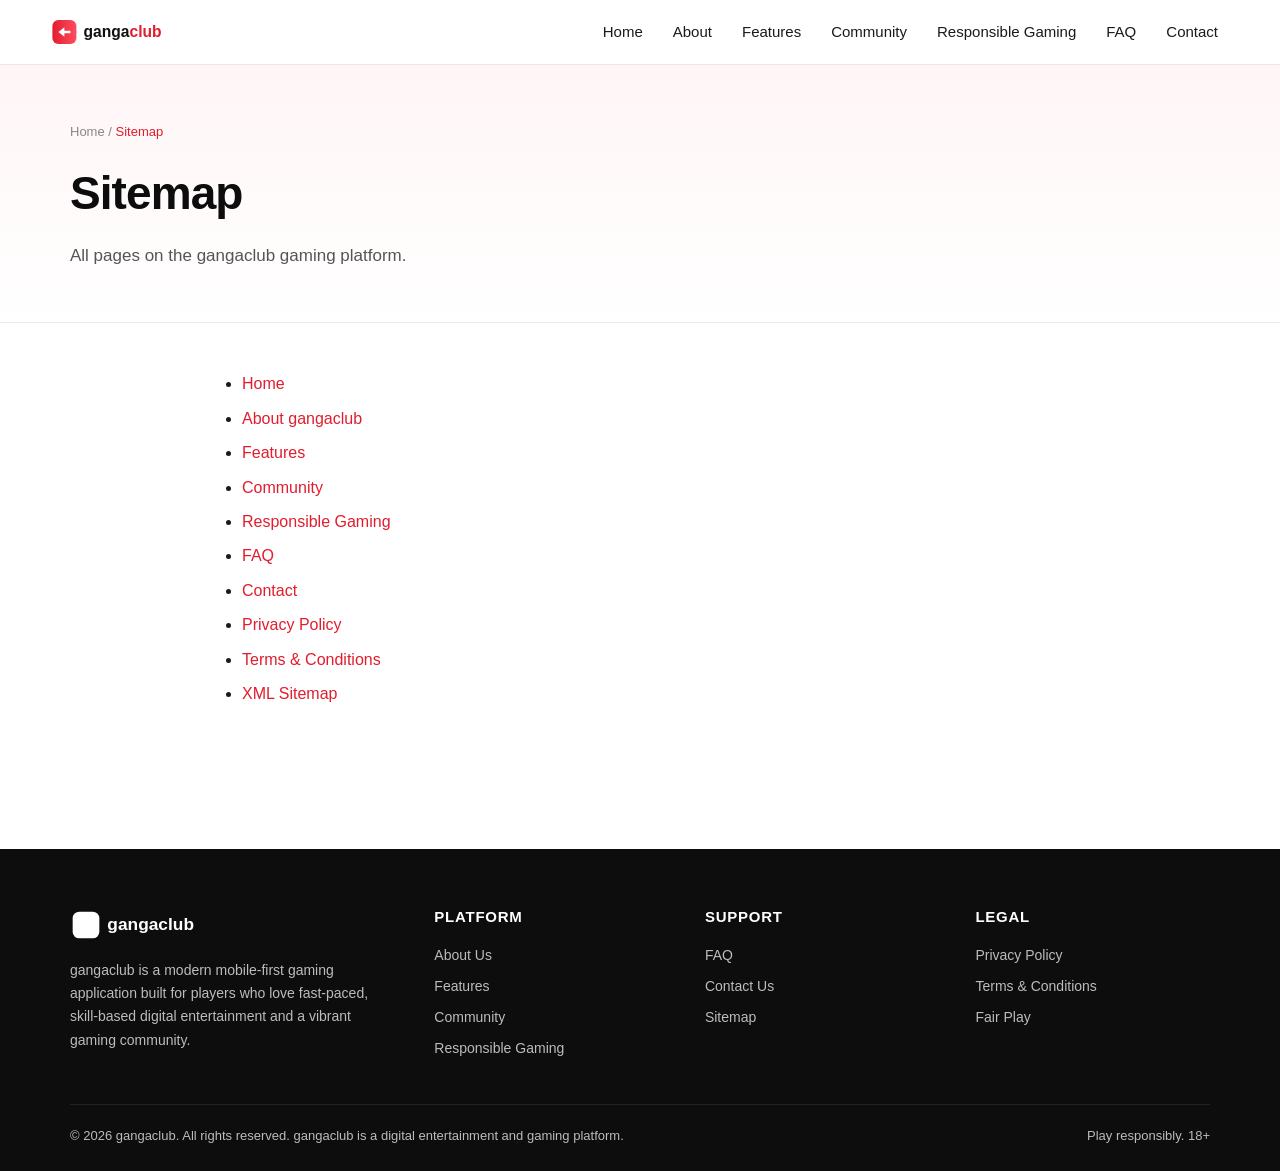
<file: sitemap.html>
<!doctype html>
<html lang="en">
<head>
<meta charset="utf-8">
<meta name="viewport" content="width=device-width,initial-scale=1">
<title>Sitemap — gangaclub</title>
<meta name="description" content="Complete sitemap of the gangaclub gaming platform with all main pages and resources.">
<link rel="canonical" href="https://gangaclub12.net/sitemap.html">
<meta name="robots" content="index,follow,max-image-preview:large">
<meta name="theme-color" content="#e11d2e">
<meta name="author" content="gangaclub">
<meta property="og:type" content="website">
<meta property="og:site_name" content="gangaclub">
<meta property="og:title" content="Sitemap — gangaclub">
<meta property="og:description" content="Complete sitemap of the gangaclub gaming platform with all main pages and resources.">
<meta property="og:url" content="https://gangaclub12.net/sitemap.html">
<meta property="og:image" content="https://gangaclub12.net/assets/app-icon.svg">
<meta name="twitter:card" content="summary_large_image">
<meta name="twitter:title" content="Sitemap — gangaclub">
<meta name="twitter:description" content="Complete sitemap of the gangaclub gaming platform with all main pages and resources.">
<meta name="twitter:image" content="https://gangaclub12.net/assets/app-icon.svg">
<link rel="icon" type="image/svg+xml" href="/assets/favicon.svg">
<link rel="apple-touch-icon" href="/assets/app-icon.svg">
<link rel="stylesheet" href="/assets/style.css">
<link rel="preload" as="image" href="/assets/hero.svg">
<script type="application/ld+json">{"@context": "https://schema.org", "@type": "Organization", "name": "gangaclub", "url": "https://gangaclub12.net", "logo": "https://gangaclub12.net/assets/logo.svg", "description": "gangaclub is a modern mobile-first gaming application and digital entertainment platform built for skill-based gameplay and community participation.", "sameAs": ["https://gangaclub12.net"]}</script>
<script type="application/ld+json">{"@context": "https://schema.org", "@type": "WebSite", "name": "gangaclub", "url": "https://gangaclub12.net", "potentialAction": {"@type": "SearchAction", "target": "https://gangaclub12.net/?q={search_term_string}", "query-input": "required name=search_term_string"}}</script>
<script type="application/ld+json">{"@context": "https://schema.org", "@type": "BreadcrumbList", "itemListElement": [{"@type": "ListItem", "position": 1, "name": "Home", "item": "https://gangaclub12.net/"}, {"@type": "ListItem", "position": 2, "name": "Sitemap", "item": "https://gangaclub12.net/sitemap.html"}]}</script>
</head>
<body>
<a class="skip" href="#main">Skip to main content</a>
<header class="site-header" role="banner">
<div class="container nav">
<a class="brand" href="/" aria-label="gangaclub home">
<img src="/assets/logo.svg" alt="gangaclub gaming app logo" width="160" height="40">
</a>
<button class="nav-toggle" aria-expanded="false" aria-controls="primary-nav" aria-label="Open menu"><span></span><span></span><span></span></button>
<nav aria-label="Primary">
<ul id="primary-nav" class="nav-list">
<li><a href="/">Home</a></li>
<li><a href="/about.html">About</a></li>
<li><a href="/features.html">Features</a></li>
<li><a href="/community.html">Community</a></li>
<li><a href="/responsible-gaming.html">Responsible Gaming</a></li>
<li><a href="/faq.html">FAQ</a></li>
<li><a href="/contact.html">Contact</a></li>
</ul>
</nav>
</div>
</header>
<main id="main">
<section class="page-head"><div class="container"><nav class="breadcrumb" aria-label="Breadcrumb"><a href="/">Home</a> / <span>Sitemap</span></nav><h1>Sitemap</h1><p>All pages on the gangaclub gaming platform.</p></div></section>
<section class="content"><div class="container prose">
<ul>
<li><a href="/">Home</a></li>
<li><a href="/about.html">About gangaclub</a></li>
<li><a href="/features.html">Features</a></li>
<li><a href="/community.html">Community</a></li>
<li><a href="/responsible-gaming.html">Responsible Gaming</a></li>
<li><a href="/faq.html">FAQ</a></li>
<li><a href="/contact.html">Contact</a></li>
<li><a href="/privacy-policy.html">Privacy Policy</a></li>
<li><a href="/terms.html">Terms &amp; Conditions</a></li>
<li><a href="/sitemap.xml">XML Sitemap</a></li>
</ul>
</div></section></main>
<footer role="contentinfo">
<div class="container">
<div class="foot-grid">
<div>
<img src="/assets/logo.svg" alt="gangaclub logo" width="160" height="40" style="filter:brightness(0) invert(1);margin-bottom:14px">
<p style="font-size:14px;color:#bcbcbc;max-width:320px">gangaclub is a modern mobile-first gaming application built for players who love fast-paced, skill-based digital entertainment and a vibrant gaming community.</p>
</div>
<div>
<h4>Platform</h4>
<ul>
<li><a href="/about.html">About Us</a></li>
<li><a href="/features.html">Features</a></li>
<li><a href="/community.html">Community</a></li>
<li><a href="/responsible-gaming.html">Responsible Gaming</a></li>
</ul>
</div>
<div>
<h4>Support</h4>
<ul>
<li><a href="/faq.html">FAQ</a></li>
<li><a href="/contact.html">Contact Us</a></li>
<li><a href="/sitemap.html">Sitemap</a></li>
</ul>
</div>
<div>
<h4>Legal</h4>
<ul>
<li><a href="/privacy-policy.html">Privacy Policy</a></li>
<li><a href="/terms.html">Terms &amp; Conditions</a></li>
<li><a href="/responsible-gaming.html">Fair Play</a></li>
</ul>
</div>
</div>
<div class="foot-bot">
<span>&copy; 2026 gangaclub. All rights reserved. gangaclub is a digital entertainment and gaming platform.</span>
<span>Play responsibly. 18+</span>
</div>
</div>
</footer>
<script src="/assets/main.js" defer></script>
</body>
</html>
</file>
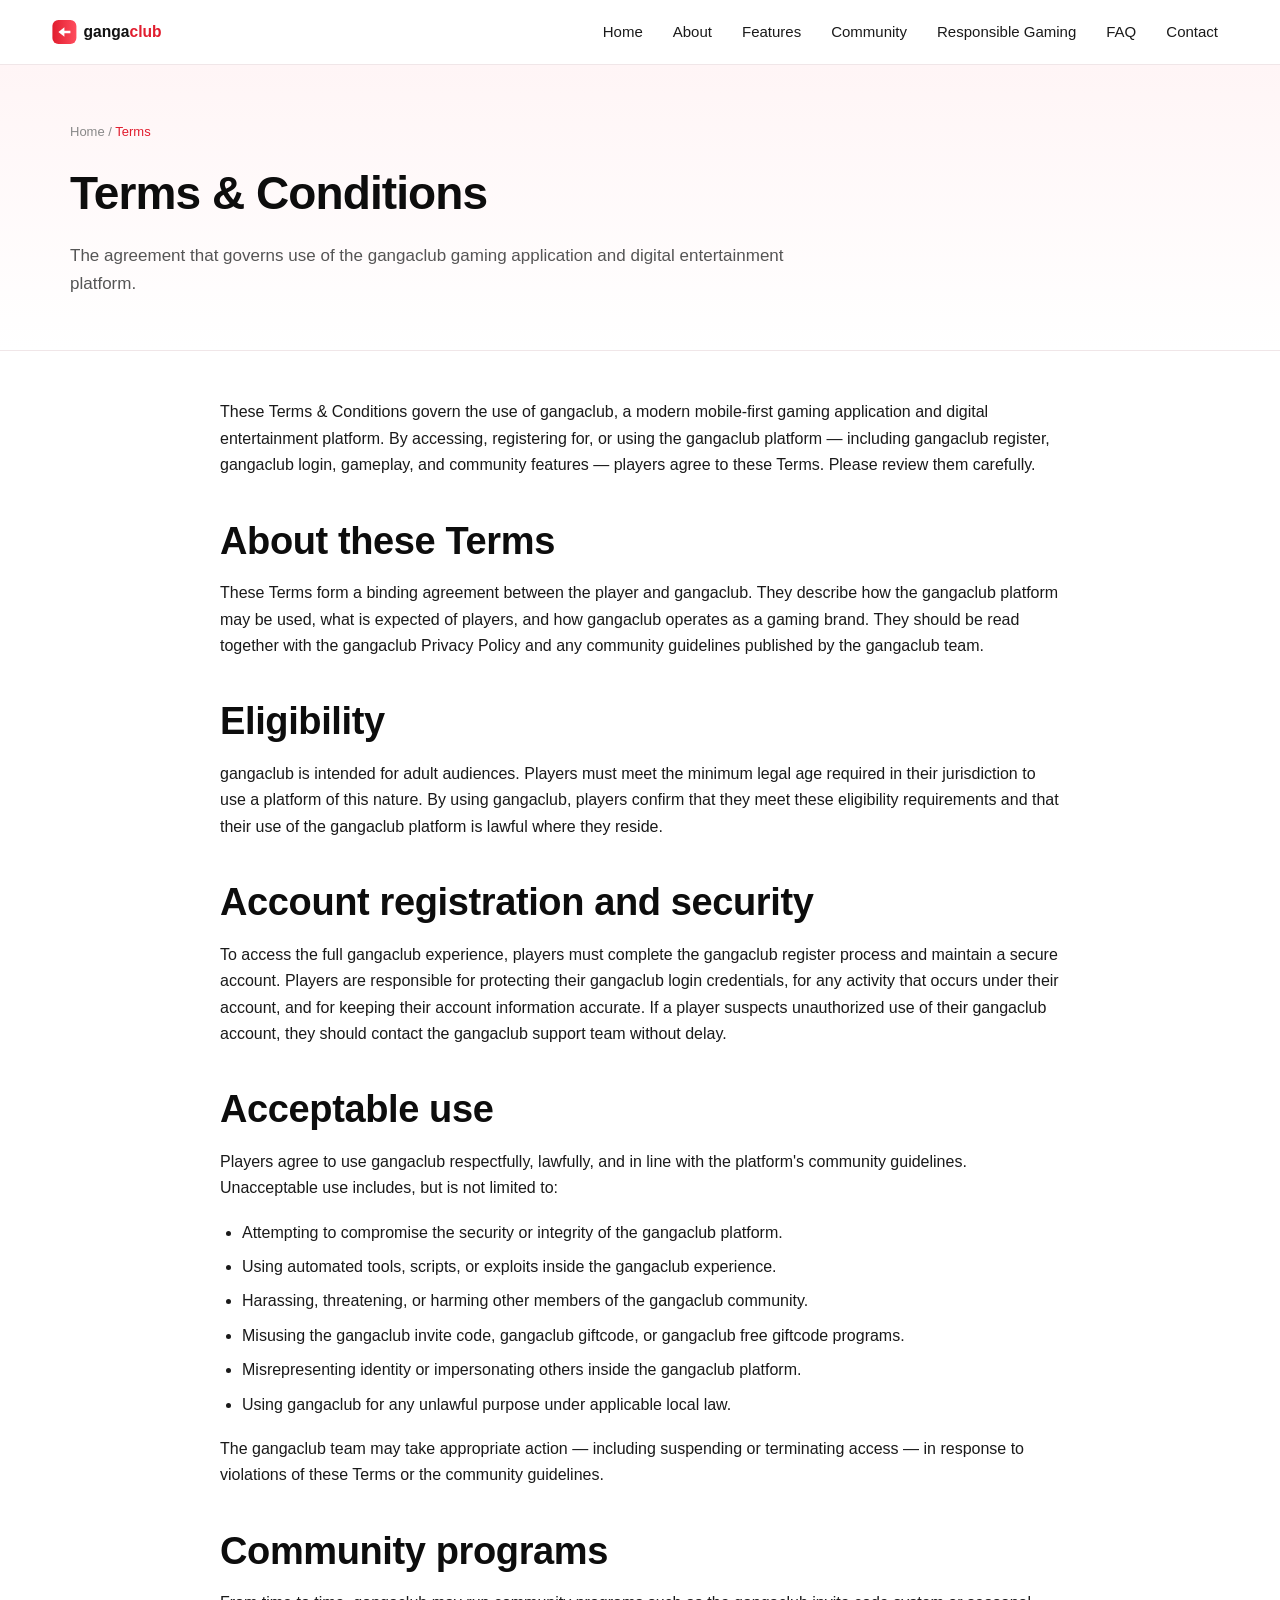
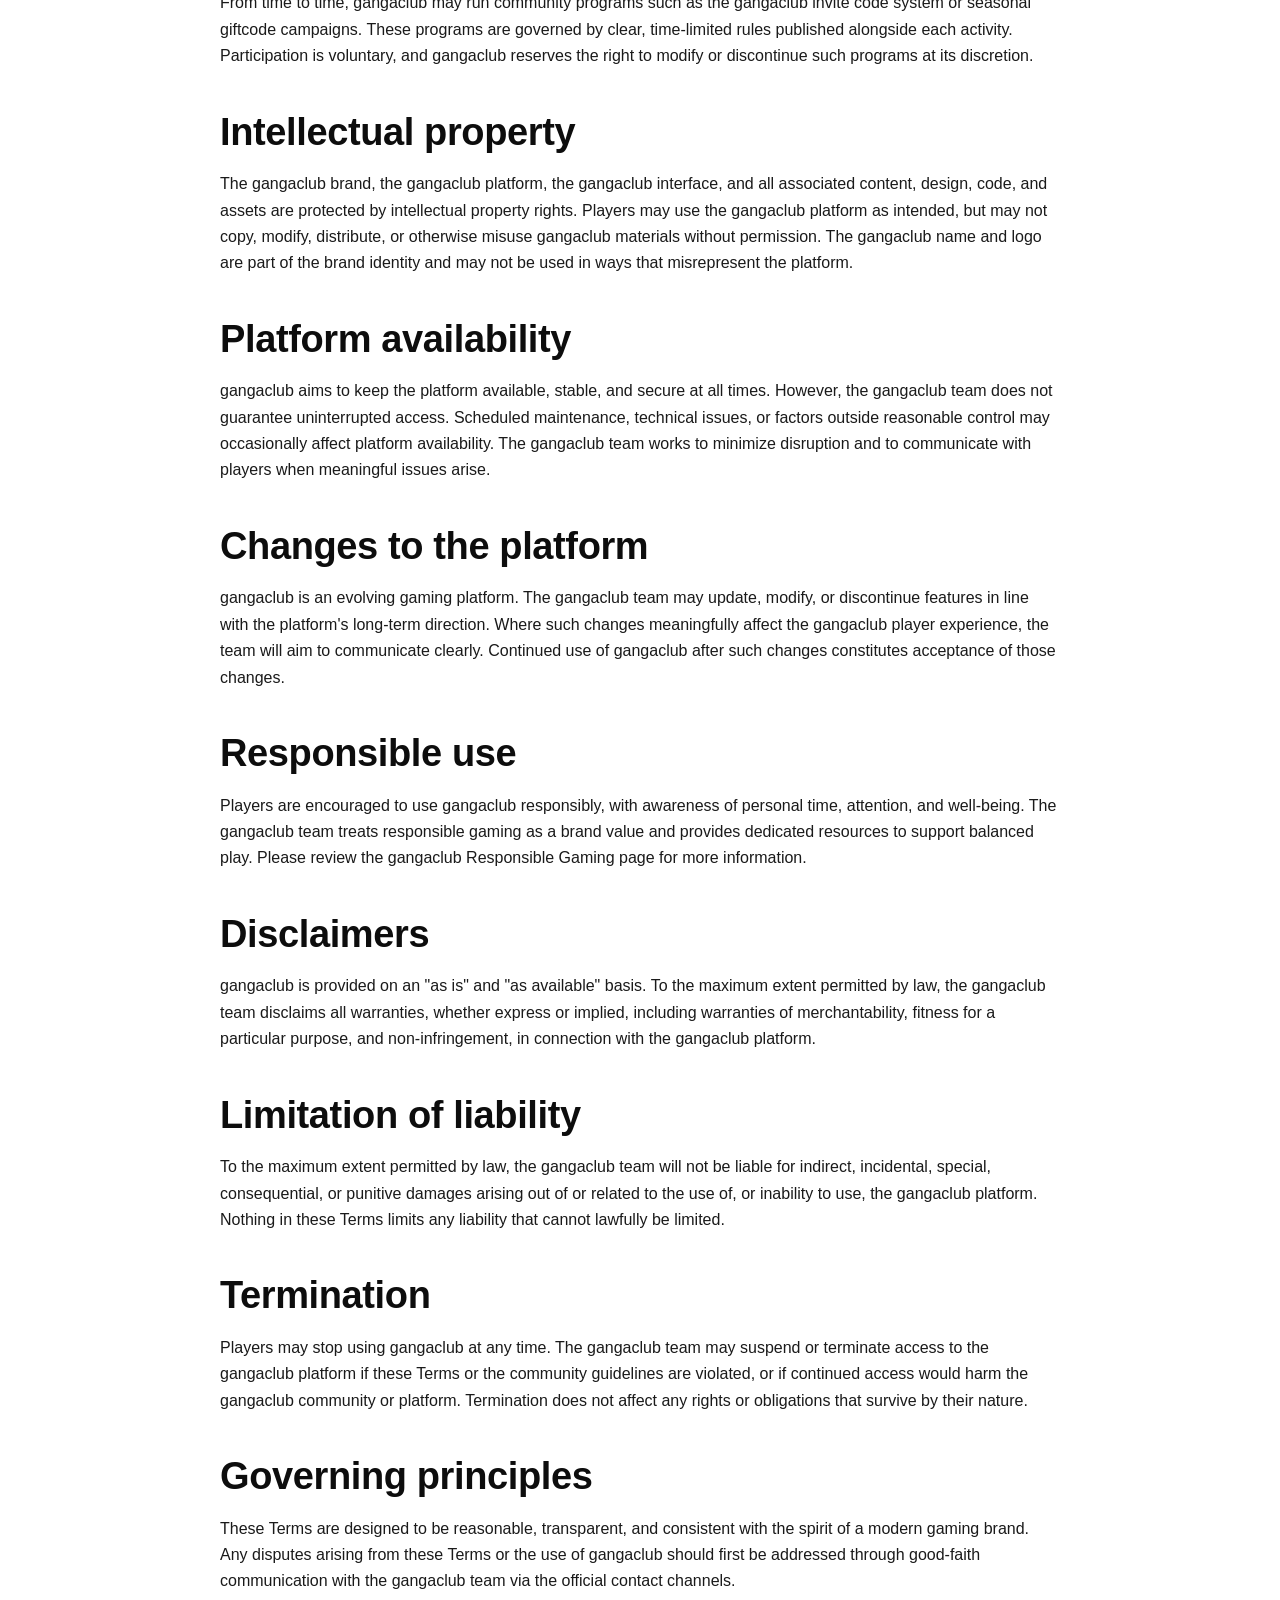
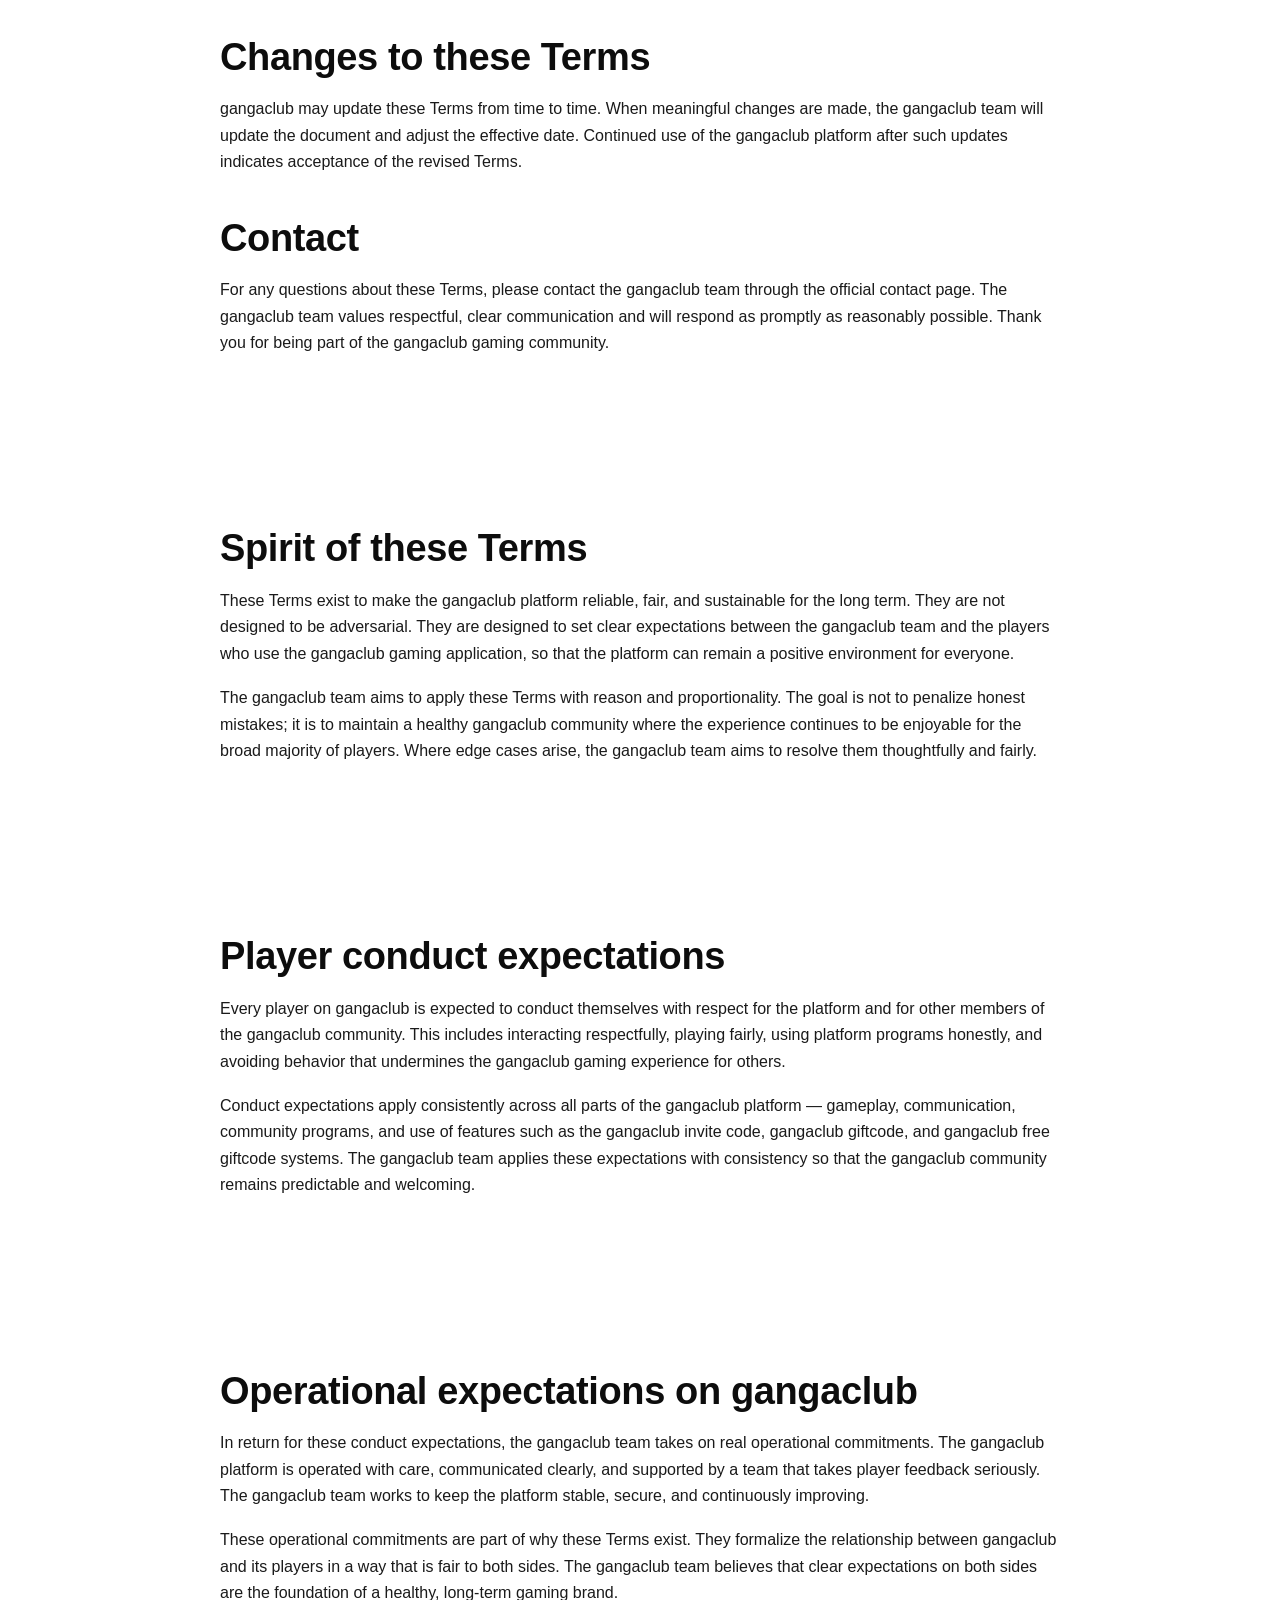
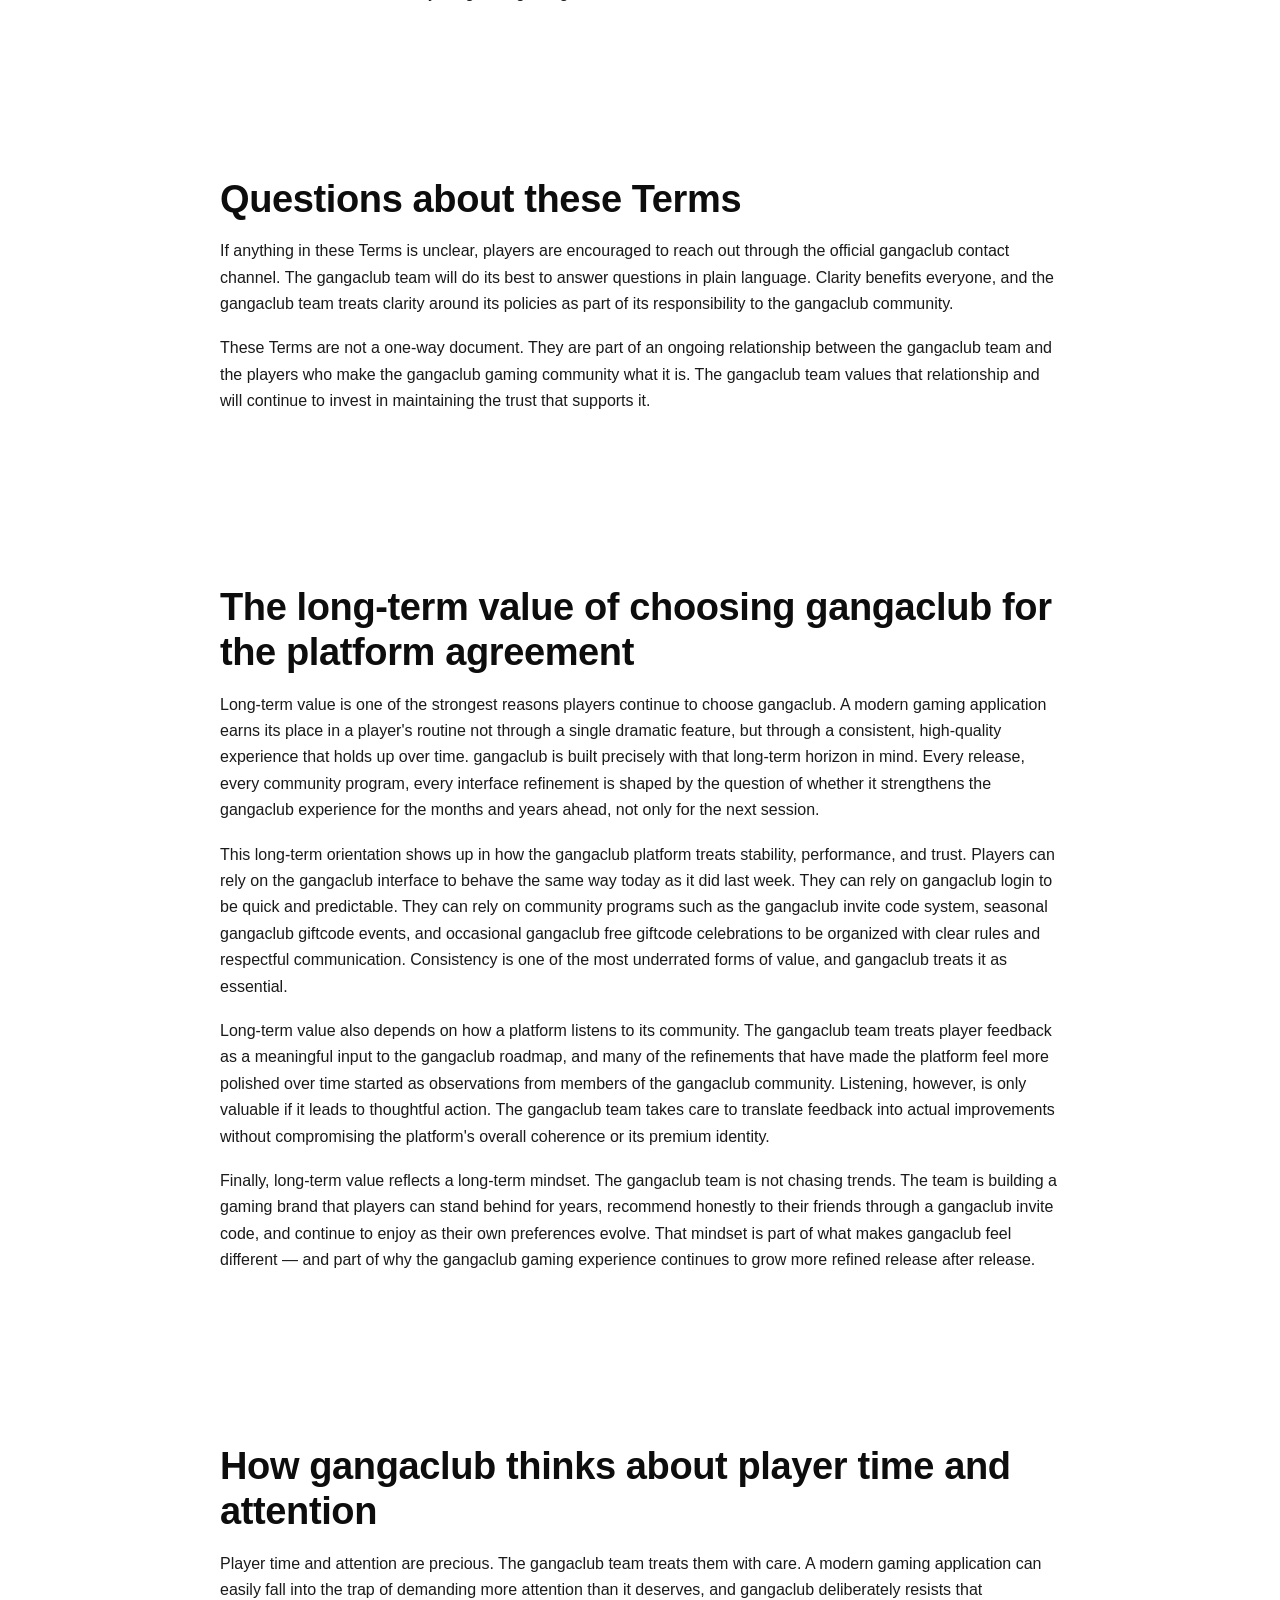
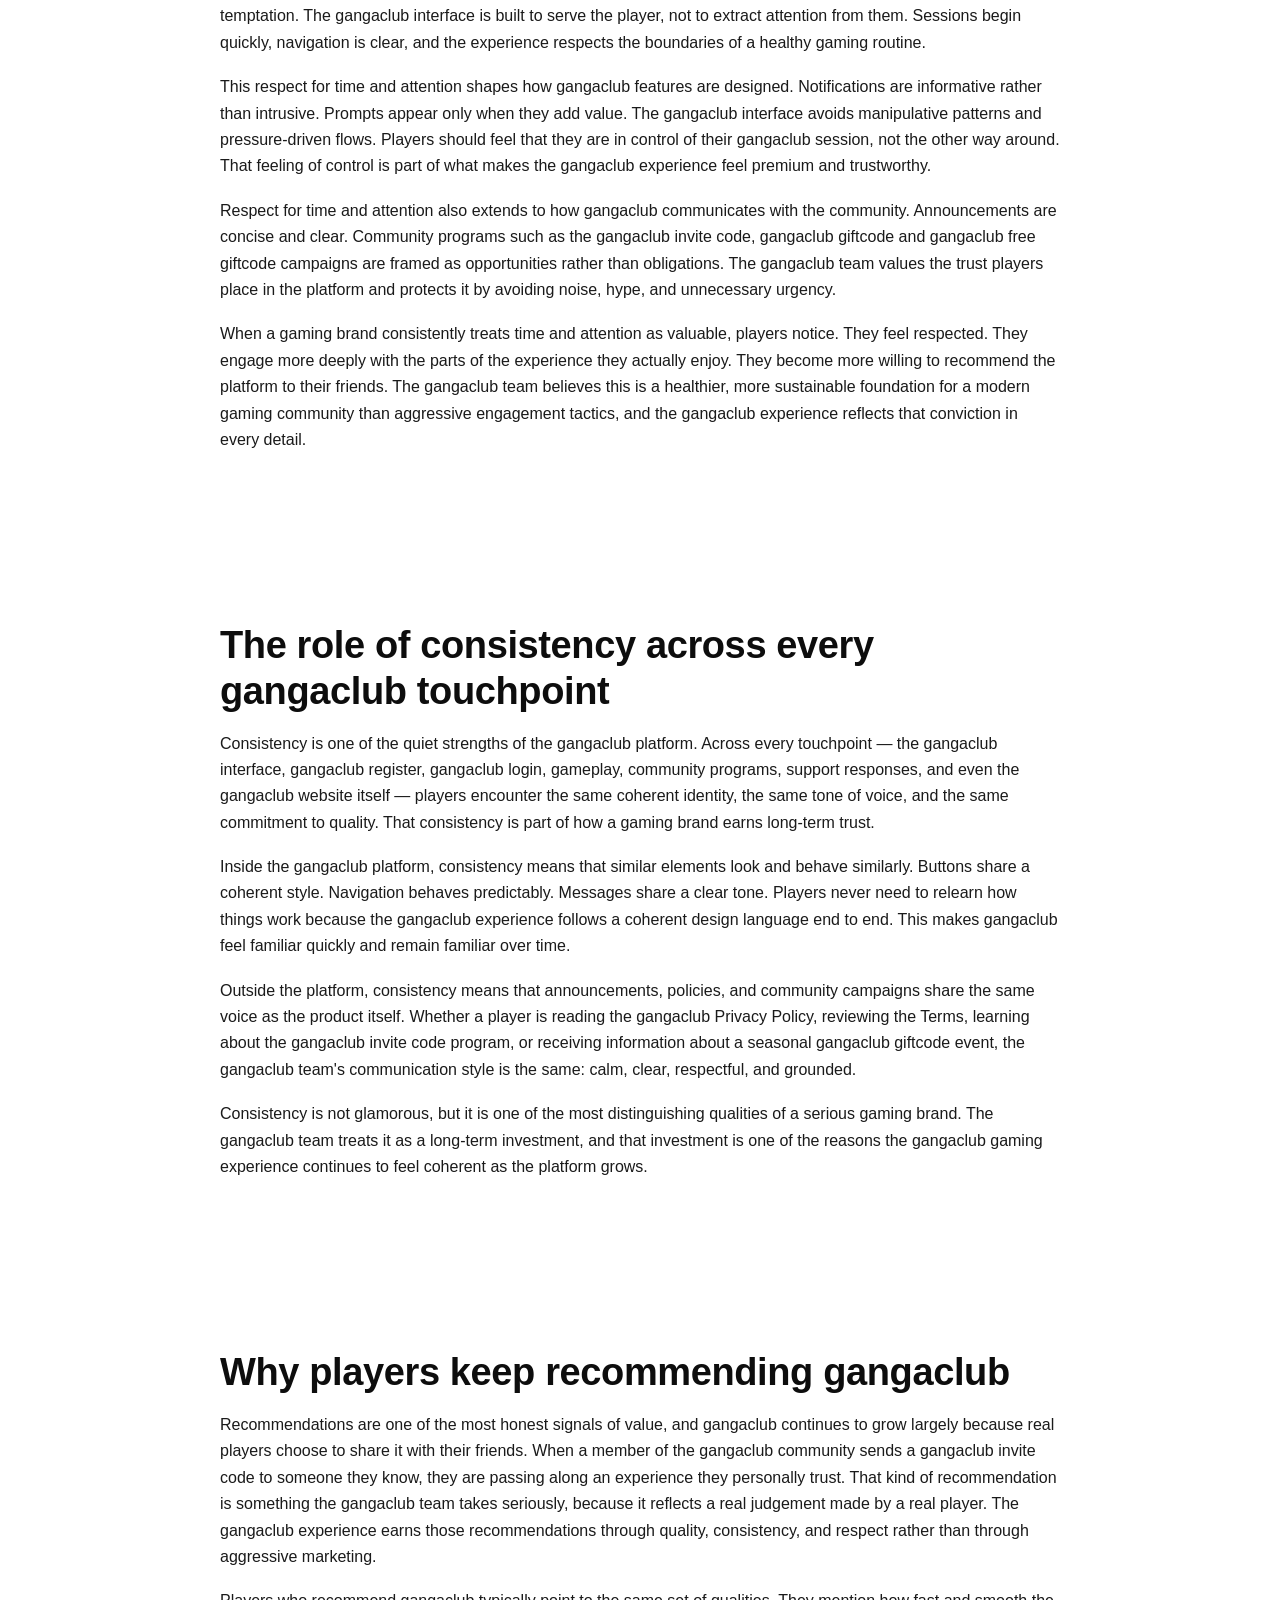
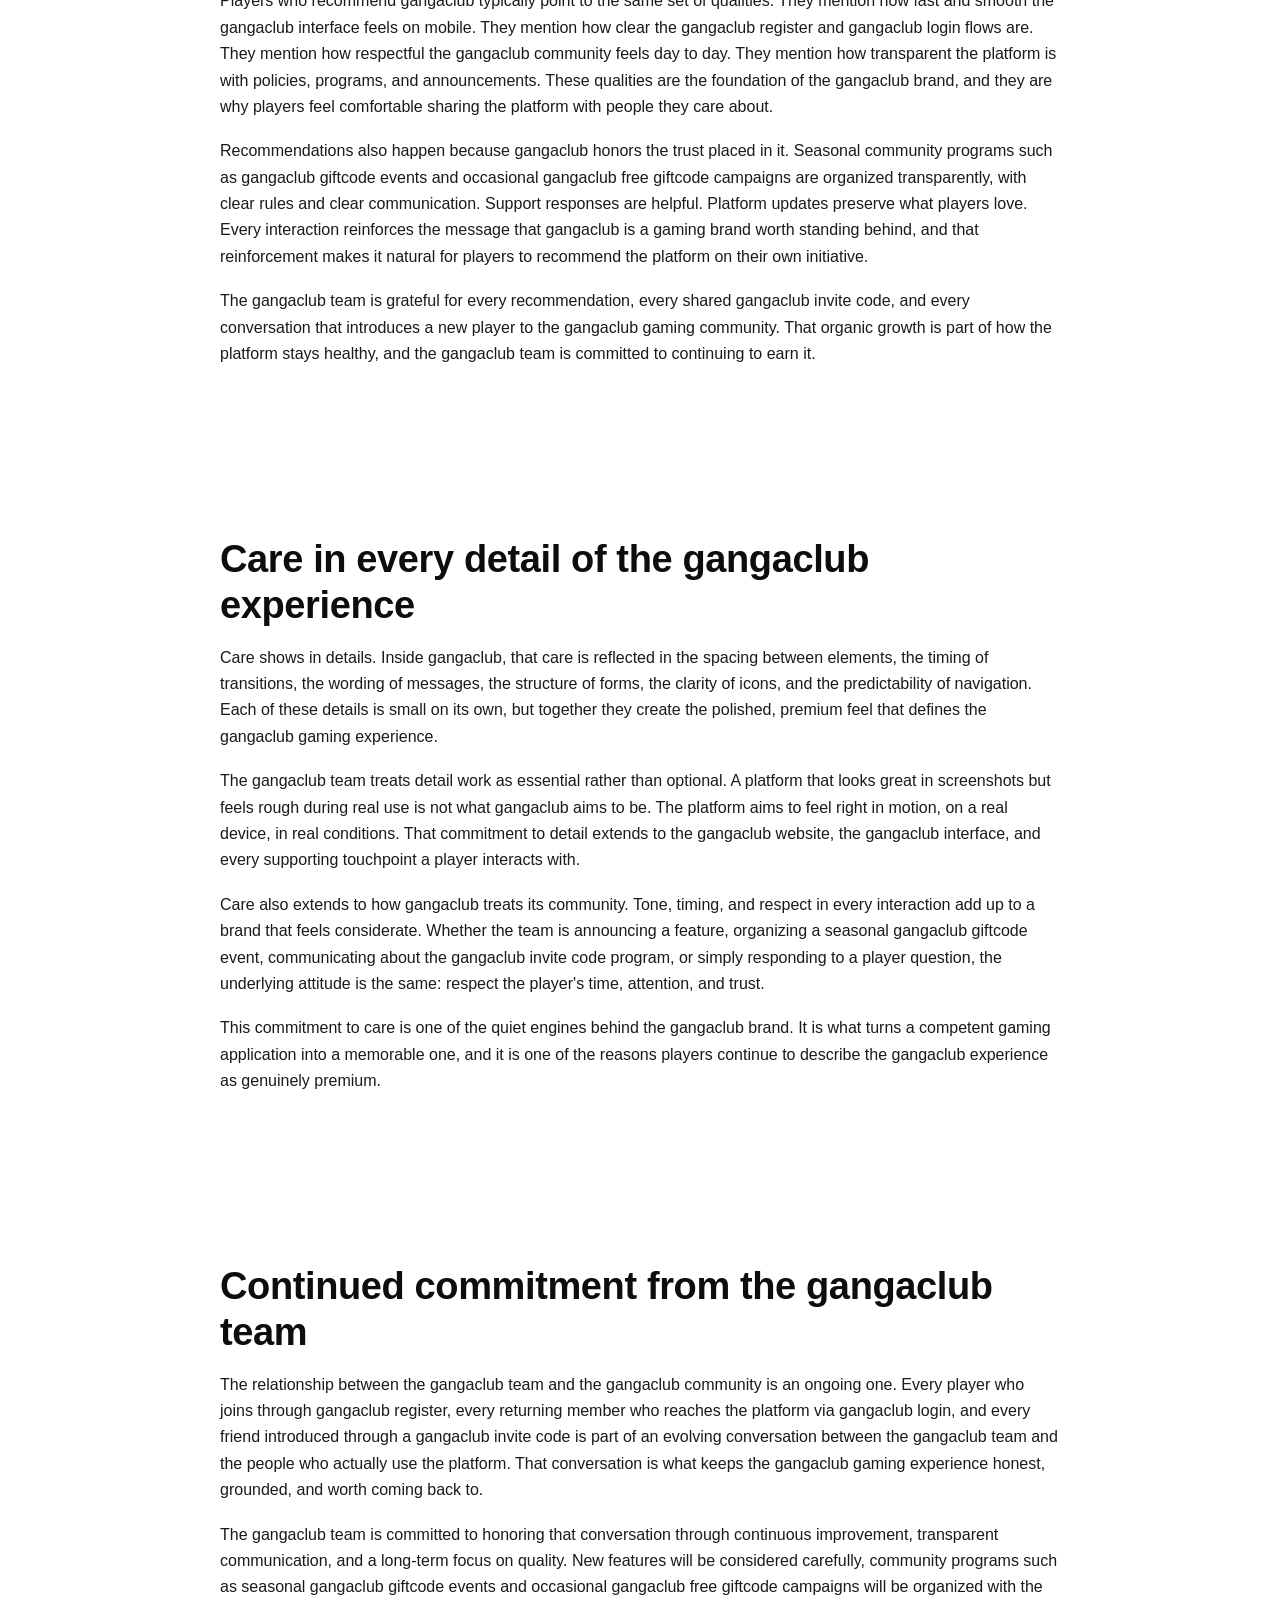
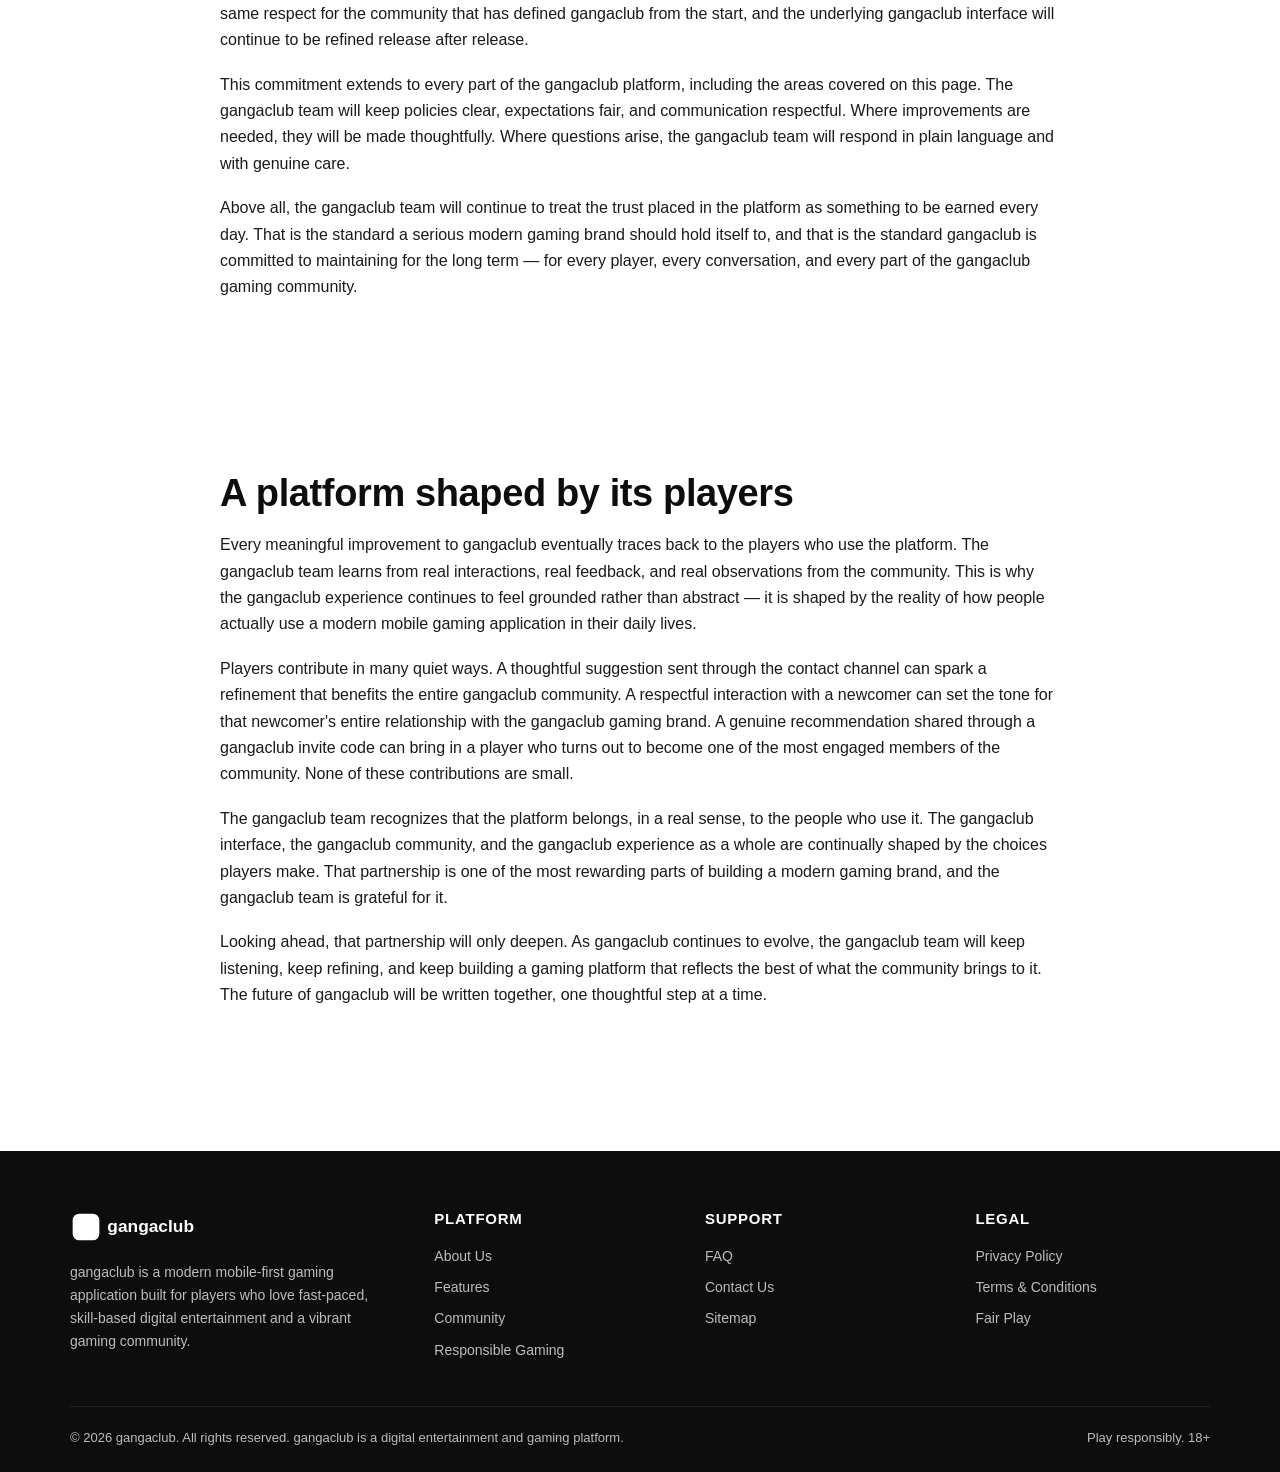
<file: terms.html>
<!doctype html>
<html lang="en">
<head>
<meta charset="utf-8">
<meta name="viewport" content="width=device-width,initial-scale=1">
<title>Terms & Conditions — gangaclub Gaming Platform</title>
<meta name="description" content="Read the gangaclub Terms & Conditions covering eligibility, acceptable use, community programs, intellectual property and responsible gaming.">
<link rel="canonical" href="https://gangaclub12.net/terms.html">
<meta name="robots" content="index,follow,max-image-preview:large">
<meta name="theme-color" content="#e11d2e">
<meta name="author" content="gangaclub">
<meta property="og:type" content="website">
<meta property="og:site_name" content="gangaclub">
<meta property="og:title" content="Terms & Conditions — gangaclub Gaming Platform">
<meta property="og:description" content="Read the gangaclub Terms & Conditions covering eligibility, acceptable use, community programs, intellectual property and responsible gaming.">
<meta property="og:url" content="https://gangaclub12.net/terms.html">
<meta property="og:image" content="https://gangaclub12.net/assets/app-icon.svg">
<meta name="twitter:card" content="summary_large_image">
<meta name="twitter:title" content="Terms & Conditions — gangaclub Gaming Platform">
<meta name="twitter:description" content="Read the gangaclub Terms & Conditions covering eligibility, acceptable use, community programs, intellectual property and responsible gaming.">
<meta name="twitter:image" content="https://gangaclub12.net/assets/app-icon.svg">
<link rel="icon" type="image/svg+xml" href="/assets/favicon.svg">
<link rel="apple-touch-icon" href="/assets/app-icon.svg">
<link rel="stylesheet" href="/assets/style.css">
<link rel="preload" as="image" href="/assets/hero.svg">
<script type="application/ld+json">{"@context": "https://schema.org", "@type": "Organization", "name": "gangaclub", "url": "https://gangaclub12.net", "logo": "https://gangaclub12.net/assets/logo.svg", "description": "gangaclub is a modern mobile-first gaming application and digital entertainment platform built for skill-based gameplay and community participation.", "sameAs": ["https://gangaclub12.net"]}</script>
<script type="application/ld+json">{"@context": "https://schema.org", "@type": "WebSite", "name": "gangaclub", "url": "https://gangaclub12.net", "potentialAction": {"@type": "SearchAction", "target": "https://gangaclub12.net/?q={search_term_string}", "query-input": "required name=search_term_string"}}</script>
<script type="application/ld+json">{"@context": "https://schema.org", "@type": "BreadcrumbList", "itemListElement": [{"@type": "ListItem", "position": 1, "name": "Home", "item": "https://gangaclub12.net/"}, {"@type": "ListItem", "position": 2, "name": "Terms", "item": "https://gangaclub12.net/terms.html"}]}</script>
</head>
<body>
<a class="skip" href="#main">Skip to main content</a>
<header class="site-header" role="banner">
<div class="container nav">
<a class="brand" href="/" aria-label="gangaclub home">
<img src="/assets/logo.svg" alt="gangaclub gaming app logo" width="160" height="40">
</a>
<button class="nav-toggle" aria-expanded="false" aria-controls="primary-nav" aria-label="Open menu"><span></span><span></span><span></span></button>
<nav aria-label="Primary">
<ul id="primary-nav" class="nav-list">
<li><a href="/">Home</a></li>
<li><a href="/about.html">About</a></li>
<li><a href="/features.html">Features</a></li>
<li><a href="/community.html">Community</a></li>
<li><a href="/responsible-gaming.html">Responsible Gaming</a></li>
<li><a href="/faq.html">FAQ</a></li>
<li><a href="/contact.html">Contact</a></li>
</ul>
</nav>
</div>
</header>
<main id="main">
<section class="page-head"><div class="container"><nav class="breadcrumb" aria-label="Breadcrumb"><a href="/">Home</a> / <span>Terms</span></nav><h1>Terms &amp; Conditions</h1><p>The agreement that governs use of the gangaclub gaming application and digital entertainment platform.</p></div></section>
<section class="content"><div class="container prose"><p>These Terms &amp; Conditions govern the use of gangaclub, a modern mobile-first gaming application and digital entertainment platform. By accessing, registering for, or using the gangaclub platform — including gangaclub register, gangaclub login, gameplay, and community features — players agree to these Terms. Please review them carefully.</p><h2>About these Terms</h2><p>These Terms form a binding agreement between the player and gangaclub. They describe how the gangaclub platform may be used, what is expected of players, and how gangaclub operates as a gaming brand. They should be read together with the gangaclub Privacy Policy and any community guidelines published by the gangaclub team.</p><h2>Eligibility</h2><p>gangaclub is intended for adult audiences. Players must meet the minimum legal age required in their jurisdiction to use a platform of this nature. By using gangaclub, players confirm that they meet these eligibility requirements and that their use of the gangaclub platform is lawful where they reside.</p><h2>Account registration and security</h2><p>To access the full gangaclub experience, players must complete the gangaclub register process and maintain a secure account. Players are responsible for protecting their gangaclub login credentials, for any activity that occurs under their account, and for keeping their account information accurate. If a player suspects unauthorized use of their gangaclub account, they should contact the gangaclub support team without delay.</p><h2>Acceptable use</h2><p>Players agree to use gangaclub respectfully, lawfully, and in line with the platform's community guidelines. Unacceptable use includes, but is not limited to:</p><ul><li>Attempting to compromise the security or integrity of the gangaclub platform.</li><li>Using automated tools, scripts, or exploits inside the gangaclub experience.</li><li>Harassing, threatening, or harming other members of the gangaclub community.</li><li>Misusing the gangaclub invite code, gangaclub giftcode, or gangaclub free giftcode programs.</li><li>Misrepresenting identity or impersonating others inside the gangaclub platform.</li><li>Using gangaclub for any unlawful purpose under applicable local law.</li></ul><p>The gangaclub team may take appropriate action — including suspending or terminating access — in response to violations of these Terms or the community guidelines.</p><h2>Community programs</h2><p>From time to time, gangaclub may run community programs such as the gangaclub invite code system or seasonal giftcode campaigns. These programs are governed by clear, time-limited rules published alongside each activity. Participation is voluntary, and gangaclub reserves the right to modify or discontinue such programs at its discretion.</p><h2>Intellectual property</h2><p>The gangaclub brand, the gangaclub platform, the gangaclub interface, and all associated content, design, code, and assets are protected by intellectual property rights. Players may use the gangaclub platform as intended, but may not copy, modify, distribute, or otherwise misuse gangaclub materials without permission. The gangaclub name and logo are part of the brand identity and may not be used in ways that misrepresent the platform.</p><h2>Platform availability</h2><p>gangaclub aims to keep the platform available, stable, and secure at all times. However, the gangaclub team does not guarantee uninterrupted access. Scheduled maintenance, technical issues, or factors outside reasonable control may occasionally affect platform availability. The gangaclub team works to minimize disruption and to communicate with players when meaningful issues arise.</p><h2>Changes to the platform</h2><p>gangaclub is an evolving gaming platform. The gangaclub team may update, modify, or discontinue features in line with the platform's long-term direction. Where such changes meaningfully affect the gangaclub player experience, the team will aim to communicate clearly. Continued use of gangaclub after such changes constitutes acceptance of those changes.</p><h2>Responsible use</h2><p>Players are encouraged to use gangaclub responsibly, with awareness of personal time, attention, and well-being. The gangaclub team treats responsible gaming as a brand value and provides dedicated resources to support balanced play. Please review the gangaclub Responsible Gaming page for more information.</p><h2>Disclaimers</h2><p>gangaclub is provided on an "as is" and "as available" basis. To the maximum extent permitted by law, the gangaclub team disclaims all warranties, whether express or implied, including warranties of merchantability, fitness for a particular purpose, and non-infringement, in connection with the gangaclub platform.</p><h2>Limitation of liability</h2><p>To the maximum extent permitted by law, the gangaclub team will not be liable for indirect, incidental, special, consequential, or punitive damages arising out of or related to the use of, or inability to use, the gangaclub platform. Nothing in these Terms limits any liability that cannot lawfully be limited.</p><h2>Termination</h2><p>Players may stop using gangaclub at any time. The gangaclub team may suspend or terminate access to the gangaclub platform if these Terms or the community guidelines are violated, or if continued access would harm the gangaclub community or platform. Termination does not affect any rights or obligations that survive by their nature.</p><h2>Governing principles</h2><p>These Terms are designed to be reasonable, transparent, and consistent with the spirit of a modern gaming brand. Any disputes arising from these Terms or the use of gangaclub should first be addressed through good-faith communication with the gangaclub team via the official contact channels.</p><h2>Changes to these Terms</h2><p>gangaclub may update these Terms from time to time. When meaningful changes are made, the gangaclub team will update the document and adjust the effective date. Continued use of the gangaclub platform after such updates indicates acceptance of the revised Terms.</p><h2>Contact</h2><p>For any questions about these Terms, please contact the gangaclub team through the official contact page. The gangaclub team values respectful, clear communication and will respond as promptly as reasonably possible. Thank you for being part of the gangaclub gaming community.</p></div></section><section class="content"><div class="container prose"><h2>Spirit of these Terms</h2><p>These Terms exist to make the gangaclub platform reliable, fair, and sustainable for the long term. They are not designed to be adversarial. They are designed to set clear expectations between the gangaclub team and the players who use the gangaclub gaming application, so that the platform can remain a positive environment for everyone.</p><p>The gangaclub team aims to apply these Terms with reason and proportionality. The goal is not to penalize honest mistakes; it is to maintain a healthy gangaclub community where the experience continues to be enjoyable for the broad majority of players. Where edge cases arise, the gangaclub team aims to resolve them thoughtfully and fairly.</p></div></section><section class="content"><div class="container prose"><h2>Player conduct expectations</h2><p>Every player on gangaclub is expected to conduct themselves with respect for the platform and for other members of the gangaclub community. This includes interacting respectfully, playing fairly, using platform programs honestly, and avoiding behavior that undermines the gangaclub gaming experience for others.</p><p>Conduct expectations apply consistently across all parts of the gangaclub platform — gameplay, communication, community programs, and use of features such as the gangaclub invite code, gangaclub giftcode, and gangaclub free giftcode systems. The gangaclub team applies these expectations with consistency so that the gangaclub community remains predictable and welcoming.</p></div></section><section class="content"><div class="container prose"><h2>Operational expectations on gangaclub</h2><p>In return for these conduct expectations, the gangaclub team takes on real operational commitments. The gangaclub platform is operated with care, communicated clearly, and supported by a team that takes player feedback seriously. The gangaclub team works to keep the platform stable, secure, and continuously improving.</p><p>These operational commitments are part of why these Terms exist. They formalize the relationship between gangaclub and its players in a way that is fair to both sides. The gangaclub team believes that clear expectations on both sides are the foundation of a healthy, long-term gaming brand.</p></div></section><section class="content"><div class="container prose"><h2>Questions about these Terms</h2><p>If anything in these Terms is unclear, players are encouraged to reach out through the official gangaclub contact channel. The gangaclub team will do its best to answer questions in plain language. Clarity benefits everyone, and the gangaclub team treats clarity around its policies as part of its responsibility to the gangaclub community.</p><p>These Terms are not a one-way document. They are part of an ongoing relationship between the gangaclub team and the players who make the gangaclub gaming community what it is. The gangaclub team values that relationship and will continue to invest in maintaining the trust that supports it.</p></div></section>
<section class="content"><div class="container prose"><h2>The long-term value of choosing gangaclub for the platform agreement</h2><p>Long-term value is one of the strongest reasons players continue to choose gangaclub. A modern gaming application earns its place in a player's routine not through a single dramatic feature, but through a consistent, high-quality experience that holds up over time. gangaclub is built precisely with that long-term horizon in mind. Every release, every community program, every interface refinement is shaped by the question of whether it strengthens the gangaclub experience for the months and years ahead, not only for the next session.</p><p>This long-term orientation shows up in how the gangaclub platform treats stability, performance, and trust. Players can rely on the gangaclub interface to behave the same way today as it did last week. They can rely on gangaclub login to be quick and predictable. They can rely on community programs such as the gangaclub invite code system, seasonal gangaclub giftcode events, and occasional gangaclub free giftcode celebrations to be organized with clear rules and respectful communication. Consistency is one of the most underrated forms of value, and gangaclub treats it as essential.</p><p>Long-term value also depends on how a platform listens to its community. The gangaclub team treats player feedback as a meaningful input to the gangaclub roadmap, and many of the refinements that have made the platform feel more polished over time started as observations from members of the gangaclub community. Listening, however, is only valuable if it leads to thoughtful action. The gangaclub team takes care to translate feedback into actual improvements without compromising the platform's overall coherence or its premium identity.</p><p>Finally, long-term value reflects a long-term mindset. The gangaclub team is not chasing trends. The team is building a gaming brand that players can stand behind for years, recommend honestly to their friends through a gangaclub invite code, and continue to enjoy as their own preferences evolve. That mindset is part of what makes gangaclub feel different — and part of why the gangaclub gaming experience continues to grow more refined release after release.</p></div></section>
<section class="content"><div class="container prose"><h2>How gangaclub thinks about player time and attention</h2><p>Player time and attention are precious. The gangaclub team treats them with care. A modern gaming application can easily fall into the trap of demanding more attention than it deserves, and gangaclub deliberately resists that temptation. The gangaclub interface is built to serve the player, not to extract attention from them. Sessions begin quickly, navigation is clear, and the experience respects the boundaries of a healthy gaming routine.</p><p>This respect for time and attention shapes how gangaclub features are designed. Notifications are informative rather than intrusive. Prompts appear only when they add value. The gangaclub interface avoids manipulative patterns and pressure-driven flows. Players should feel that they are in control of their gangaclub session, not the other way around. That feeling of control is part of what makes the gangaclub experience feel premium and trustworthy.</p><p>Respect for time and attention also extends to how gangaclub communicates with the community. Announcements are concise and clear. Community programs such as the gangaclub invite code, gangaclub giftcode and gangaclub free giftcode campaigns are framed as opportunities rather than obligations. The gangaclub team values the trust players place in the platform and protects it by avoiding noise, hype, and unnecessary urgency.</p><p>When a gaming brand consistently treats time and attention as valuable, players notice. They feel respected. They engage more deeply with the parts of the experience they actually enjoy. They become more willing to recommend the platform to their friends. The gangaclub team believes this is a healthier, more sustainable foundation for a modern gaming community than aggressive engagement tactics, and the gangaclub experience reflects that conviction in every detail.</p></div></section>
<section class="content"><div class="container prose"><h2>The role of consistency across every gangaclub touchpoint</h2><p>Consistency is one of the quiet strengths of the gangaclub platform. Across every touchpoint — the gangaclub interface, gangaclub register, gangaclub login, gameplay, community programs, support responses, and even the gangaclub website itself — players encounter the same coherent identity, the same tone of voice, and the same commitment to quality. That consistency is part of how a gaming brand earns long-term trust.</p><p>Inside the gangaclub platform, consistency means that similar elements look and behave similarly. Buttons share a coherent style. Navigation behaves predictably. Messages share a clear tone. Players never need to relearn how things work because the gangaclub experience follows a coherent design language end to end. This makes gangaclub feel familiar quickly and remain familiar over time.</p><p>Outside the platform, consistency means that announcements, policies, and community campaigns share the same voice as the product itself. Whether a player is reading the gangaclub Privacy Policy, reviewing the Terms, learning about the gangaclub invite code program, or receiving information about a seasonal gangaclub giftcode event, the gangaclub team's communication style is the same: calm, clear, respectful, and grounded.</p><p>Consistency is not glamorous, but it is one of the most distinguishing qualities of a serious gaming brand. The gangaclub team treats it as a long-term investment, and that investment is one of the reasons the gangaclub gaming experience continues to feel coherent as the platform grows.</p></div></section>
<section class="content"><div class="container prose"><h2>Why players keep recommending gangaclub</h2><p>Recommendations are one of the most honest signals of value, and gangaclub continues to grow largely because real players choose to share it with their friends. When a member of the gangaclub community sends a gangaclub invite code to someone they know, they are passing along an experience they personally trust. That kind of recommendation is something the gangaclub team takes seriously, because it reflects a real judgement made by a real player. The gangaclub experience earns those recommendations through quality, consistency, and respect rather than through aggressive marketing.</p><p>Players who recommend gangaclub typically point to the same set of qualities. They mention how fast and smooth the gangaclub interface feels on mobile. They mention how clear the gangaclub register and gangaclub login flows are. They mention how respectful the gangaclub community feels day to day. They mention how transparent the platform is with policies, programs, and announcements. These qualities are the foundation of the gangaclub brand, and they are why players feel comfortable sharing the platform with people they care about.</p><p>Recommendations also happen because gangaclub honors the trust placed in it. Seasonal community programs such as gangaclub giftcode events and occasional gangaclub free giftcode campaigns are organized transparently, with clear rules and clear communication. Support responses are helpful. Platform updates preserve what players love. Every interaction reinforces the message that gangaclub is a gaming brand worth standing behind, and that reinforcement makes it natural for players to recommend the platform on their own initiative.</p><p>The gangaclub team is grateful for every recommendation, every shared gangaclub invite code, and every conversation that introduces a new player to the gangaclub gaming community. That organic growth is part of how the platform stays healthy, and the gangaclub team is committed to continuing to earn it.</p></div></section>
<section class="content"><div class="container prose"><h2>Care in every detail of the gangaclub experience</h2><p>Care shows in details. Inside gangaclub, that care is reflected in the spacing between elements, the timing of transitions, the wording of messages, the structure of forms, the clarity of icons, and the predictability of navigation. Each of these details is small on its own, but together they create the polished, premium feel that defines the gangaclub gaming experience.</p><p>The gangaclub team treats detail work as essential rather than optional. A platform that looks great in screenshots but feels rough during real use is not what gangaclub aims to be. The platform aims to feel right in motion, on a real device, in real conditions. That commitment to detail extends to the gangaclub website, the gangaclub interface, and every supporting touchpoint a player interacts with.</p><p>Care also extends to how gangaclub treats its community. Tone, timing, and respect in every interaction add up to a brand that feels considerate. Whether the team is announcing a feature, organizing a seasonal gangaclub giftcode event, communicating about the gangaclub invite code program, or simply responding to a player question, the underlying attitude is the same: respect the player's time, attention, and trust.</p><p>This commitment to care is one of the quiet engines behind the gangaclub brand. It is what turns a competent gaming application into a memorable one, and it is one of the reasons players continue to describe the gangaclub experience as genuinely premium.</p></div></section>
<section class="content"><div class="container prose"><h2>Continued commitment from the gangaclub team</h2><p>The relationship between the gangaclub team and the gangaclub community is an ongoing one. Every player who joins through gangaclub register, every returning member who reaches the platform via gangaclub login, and every friend introduced through a gangaclub invite code is part of an evolving conversation between the gangaclub team and the people who actually use the platform. That conversation is what keeps the gangaclub gaming experience honest, grounded, and worth coming back to.</p><p>The gangaclub team is committed to honoring that conversation through continuous improvement, transparent communication, and a long-term focus on quality. New features will be considered carefully, community programs such as seasonal gangaclub giftcode events and occasional gangaclub free giftcode campaigns will be organized with the same respect for the community that has defined gangaclub from the start, and the underlying gangaclub interface will continue to be refined release after release.</p><p>This commitment extends to every part of the gangaclub platform, including the areas covered on this page. The gangaclub team will keep policies clear, expectations fair, and communication respectful. Where improvements are needed, they will be made thoughtfully. Where questions arise, the gangaclub team will respond in plain language and with genuine care.</p><p>Above all, the gangaclub team will continue to treat the trust placed in the platform as something to be earned every day. That is the standard a serious modern gaming brand should hold itself to, and that is the standard gangaclub is committed to maintaining for the long term — for every player, every conversation, and every part of the gangaclub gaming community.</p></div></section>
<section class="content"><div class="container prose"><h2>A platform shaped by its players</h2><p>Every meaningful improvement to gangaclub eventually traces back to the players who use the platform. The gangaclub team learns from real interactions, real feedback, and real observations from the community. This is why the gangaclub experience continues to feel grounded rather than abstract — it is shaped by the reality of how people actually use a modern mobile gaming application in their daily lives.</p><p>Players contribute in many quiet ways. A thoughtful suggestion sent through the contact channel can spark a refinement that benefits the entire gangaclub community. A respectful interaction with a newcomer can set the tone for that newcomer's entire relationship with the gangaclub gaming brand. A genuine recommendation shared through a gangaclub invite code can bring in a player who turns out to become one of the most engaged members of the community. None of these contributions are small.</p><p>The gangaclub team recognizes that the platform belongs, in a real sense, to the people who use it. The gangaclub interface, the gangaclub community, and the gangaclub experience as a whole are continually shaped by the choices players make. That partnership is one of the most rewarding parts of building a modern gaming brand, and the gangaclub team is grateful for it.</p><p>Looking ahead, that partnership will only deepen. As gangaclub continues to evolve, the gangaclub team will keep listening, keep refining, and keep building a gaming platform that reflects the best of what the community brings to it. The future of gangaclub will be written together, one thoughtful step at a time.</p></div></section>
</main>
<footer role="contentinfo">
<div class="container">
<div class="foot-grid">
<div>
<img src="/assets/logo.svg" alt="gangaclub logo" width="160" height="40" style="filter:brightness(0) invert(1);margin-bottom:14px">
<p style="font-size:14px;color:#bcbcbc;max-width:320px">gangaclub is a modern mobile-first gaming application built for players who love fast-paced, skill-based digital entertainment and a vibrant gaming community.</p>
</div>
<div>
<h4>Platform</h4>
<ul>
<li><a href="/about.html">About Us</a></li>
<li><a href="/features.html">Features</a></li>
<li><a href="/community.html">Community</a></li>
<li><a href="/responsible-gaming.html">Responsible Gaming</a></li>
</ul>
</div>
<div>
<h4>Support</h4>
<ul>
<li><a href="/faq.html">FAQ</a></li>
<li><a href="/contact.html">Contact Us</a></li>
<li><a href="/sitemap.html">Sitemap</a></li>
</ul>
</div>
<div>
<h4>Legal</h4>
<ul>
<li><a href="/privacy-policy.html">Privacy Policy</a></li>
<li><a href="/terms.html">Terms &amp; Conditions</a></li>
<li><a href="/responsible-gaming.html">Fair Play</a></li>
</ul>
</div>
</div>
<div class="foot-bot">
<span>&copy; 2026 gangaclub. All rights reserved. gangaclub is a digital entertainment and gaming platform.</span>
<span>Play responsibly. 18+</span>
</div>
</div>
</footer>
<script src="/assets/main.js" defer></script>
</body>
</html>
</file>
<file: assets/style.css>
/* gangaclub design system */
*,*::before,*::after{box-sizing:border-box;margin:0;padding:0}
html{scroll-behavior:smooth;-webkit-text-size-adjust:100%}
body{font-family:'Inter',-apple-system,BlinkMacSystemFont,'Segoe UI',Roboto,Arial,sans-serif;color:#1a1a1a;background:#fff;line-height:1.65;font-size:16px;-webkit-font-smoothing:antialiased}
img,svg{max-width:100%;height:auto;display:block}
a{color:#e11d2e;text-decoration:none}
a:hover,a:focus{text-decoration:underline}
:focus-visible{outline:3px solid #e11d2e;outline-offset:2px;border-radius:4px}
.container{max-width:1180px;margin:0 auto;padding:0 20px}
.skip{position:absolute;left:-9999px;top:0;background:#e11d2e;color:#fff;padding:10px 16px;z-index:999}
.skip:focus{left:10px;top:10px}
/* Header */
.site-header{position:sticky;top:0;background:rgba(255,255,255,.96);backdrop-filter:blur(10px);border-bottom:1px solid #f0e6e8;z-index:50}
.nav{display:flex;align-items:center;justify-content:space-between;padding:14px 0;gap:24px}
.brand{display:flex;align-items:center;gap:10px}
.brand img{height:36px;width:auto}
.nav-list{display:flex;gap:6px;list-style:none;align-items:center;flex-wrap:wrap}
.nav-list a{color:#1a1a1a;font-weight:500;font-size:15px;padding:8px 12px;border-radius:8px;text-decoration:none}
.nav-list a:hover{background:#fff1f3;color:#e11d2e;text-decoration:none}
.nav-toggle{display:none;background:none;border:1px solid #e5e5e5;border-radius:8px;padding:8px 10px;cursor:pointer}
.nav-toggle span{display:block;width:22px;height:2px;background:#1a1a1a;margin:4px 0}
.btn{display:inline-block;background:#e11d2e;color:#fff;padding:12px 22px;border-radius:10px;font-weight:600;border:0;cursor:pointer;font-size:15px;transition:transform .15s,box-shadow .15s,background .15s;text-decoration:none}
.btn:hover{background:#c41728;text-decoration:none;transform:translateY(-1px);box-shadow:0 8px 20px rgba(225,29,46,.25)}
.btn-outline{background:#fff;color:#e11d2e;border:2px solid #e11d2e;padding:10px 20px}
.btn-outline:hover{background:#e11d2e;color:#fff}
/* Hero */
.hero{padding:64px 0 56px;background:linear-gradient(180deg,#fff 0%,#fff5f6 100%)}
.hero-grid{display:grid;grid-template-columns:1.1fr 1fr;gap:48px;align-items:center}
.hero h1{font-size:clamp(34px,5vw,54px);line-height:1.1;letter-spacing:-.02em;font-weight:800;margin-bottom:18px;color:#0d0d0d}
.hero h1 .accent{color:#e11d2e}
.hero p.lead{font-size:18px;color:#4a4a4a;margin-bottom:28px;max-width:560px}
.hero-cta{display:flex;gap:12px;flex-wrap:wrap}
.hero-meta{margin-top:32px;display:flex;gap:28px;flex-wrap:wrap;color:#666;font-size:14px}
.hero-meta strong{color:#0d0d0d;font-size:22px;font-weight:800;display:block}
/* Sections */
section{padding:72px 0}
section.alt{background:#fffafb}
h2{font-size:clamp(26px,3.6vw,38px);line-height:1.2;letter-spacing:-.01em;font-weight:800;margin-bottom:16px;color:#0d0d0d}
h3{font-size:20px;font-weight:700;margin-bottom:10px;color:#0d0d0d}
.section-intro{max-width:760px;margin:0 auto 44px;text-align:center;color:#555}
.section-intro h2{text-align:center}
p{margin-bottom:16px}
.prose p, .prose ul, .prose ol{margin-bottom:18px}
.prose ul, .prose ol{padding-left:22px}
.prose li{margin-bottom:8px}
.prose h2{margin-top:40px}
.prose h3{margin-top:28px}
/* Grid cards */
.grid{display:grid;gap:20px}
.grid-3{grid-template-columns:repeat(3,1fr)}
.grid-2{grid-template-columns:repeat(2,1fr)}
.card{background:#fff;border:1px solid #f0e6e8;border-radius:16px;padding:28px;transition:transform .2s,box-shadow .2s,border-color .2s}
.card:hover{transform:translateY(-3px);box-shadow:0 12px 30px rgba(225,29,46,.08);border-color:#ffd1d6}
.card .icon{width:44px;height:44px;color:#e11d2e;background:#fff1f3;padding:10px;border-radius:12px;margin-bottom:16px}
.card p{color:#555;margin-bottom:0;font-size:15px}
/* FAQ */
details{background:#fff;border:1px solid #f0e6e8;border-radius:12px;padding:18px 22px;margin-bottom:12px}
details[open]{border-color:#e11d2e}
summary{font-weight:600;cursor:pointer;font-size:16px;color:#0d0d0d;list-style:none}
summary::-webkit-details-marker{display:none}
summary::after{content:"+";float:right;color:#e11d2e;font-weight:700;font-size:22px;line-height:1}
details[open] summary::after{content:"−"}
details p{margin-top:14px;color:#555}
/* CTA band */
.cta-band{background:linear-gradient(135deg,#e11d2e,#b3001b);color:#fff;border-radius:24px;padding:56px 40px;text-align:center;margin:40px 0}
.cta-band h2{color:#fff;margin-bottom:12px}
.cta-band p{color:#ffd9de;max-width:600px;margin:0 auto 24px}
.cta-band .btn{background:#fff;color:#e11d2e}
.cta-band .btn:hover{background:#0d0d0d;color:#fff}
/* Footer */
footer{background:#0d0d0d;color:#bcbcbc;padding:56px 0 24px;margin-top:60px}
footer h4{color:#fff;font-size:15px;font-weight:700;margin-bottom:14px;text-transform:uppercase;letter-spacing:.05em}
footer a{color:#bcbcbc}
footer a:hover{color:#fff;text-decoration:none}
.foot-grid{display:grid;grid-template-columns:1.4fr 1fr 1fr 1fr;gap:36px;margin-bottom:36px}
.foot-grid ul{list-style:none}
.foot-grid li{margin-bottom:8px;font-size:14px}
.foot-bot{border-top:1px solid #222;padding-top:20px;display:flex;justify-content:space-between;flex-wrap:wrap;gap:12px;font-size:13px}
/* Page header */
.page-head{background:linear-gradient(180deg,#fff5f6,#fff);padding:56px 0 36px;border-bottom:1px solid #f0e6e8}
.page-head h1{font-size:clamp(30px,4.5vw,46px);font-weight:800;letter-spacing:-.02em;margin-bottom:10px;color:#0d0d0d}
.page-head p{color:#555;max-width:720px;font-size:17px}
.breadcrumb{font-size:13px;color:#888;margin-bottom:14px}
.breadcrumb a{color:#888}
.breadcrumb span{color:#e11d2e}
.content{padding:48px 0 64px}
.content .container{max-width:880px}
/* Trust strip */
.trust-strip{display:grid;grid-template-columns:repeat(4,1fr);gap:24px;padding:32px 0;border-top:1px solid #f0e6e8;border-bottom:1px solid #f0e6e8;background:#fff}
.trust-strip div{text-align:center}
.trust-strip strong{display:block;font-size:26px;font-weight:800;color:#e11d2e}
.trust-strip span{font-size:13px;color:#666}
@media (max-width:860px){
  .hero-grid,.grid-3,.grid-2,.foot-grid{grid-template-columns:1fr}
  .trust-strip{grid-template-columns:repeat(2,1fr);gap:18px}
  .nav-toggle{display:block}
  .nav-list{display:none;position:absolute;top:64px;left:0;right:0;background:#fff;flex-direction:column;border-bottom:1px solid #f0e6e8;padding:12px;gap:2px;align-items:stretch}
  .nav-list.open{display:flex}
  .nav-list a{padding:12px}
  section{padding:52px 0}
  .cta-band{padding:40px 22px}
}
</file>
